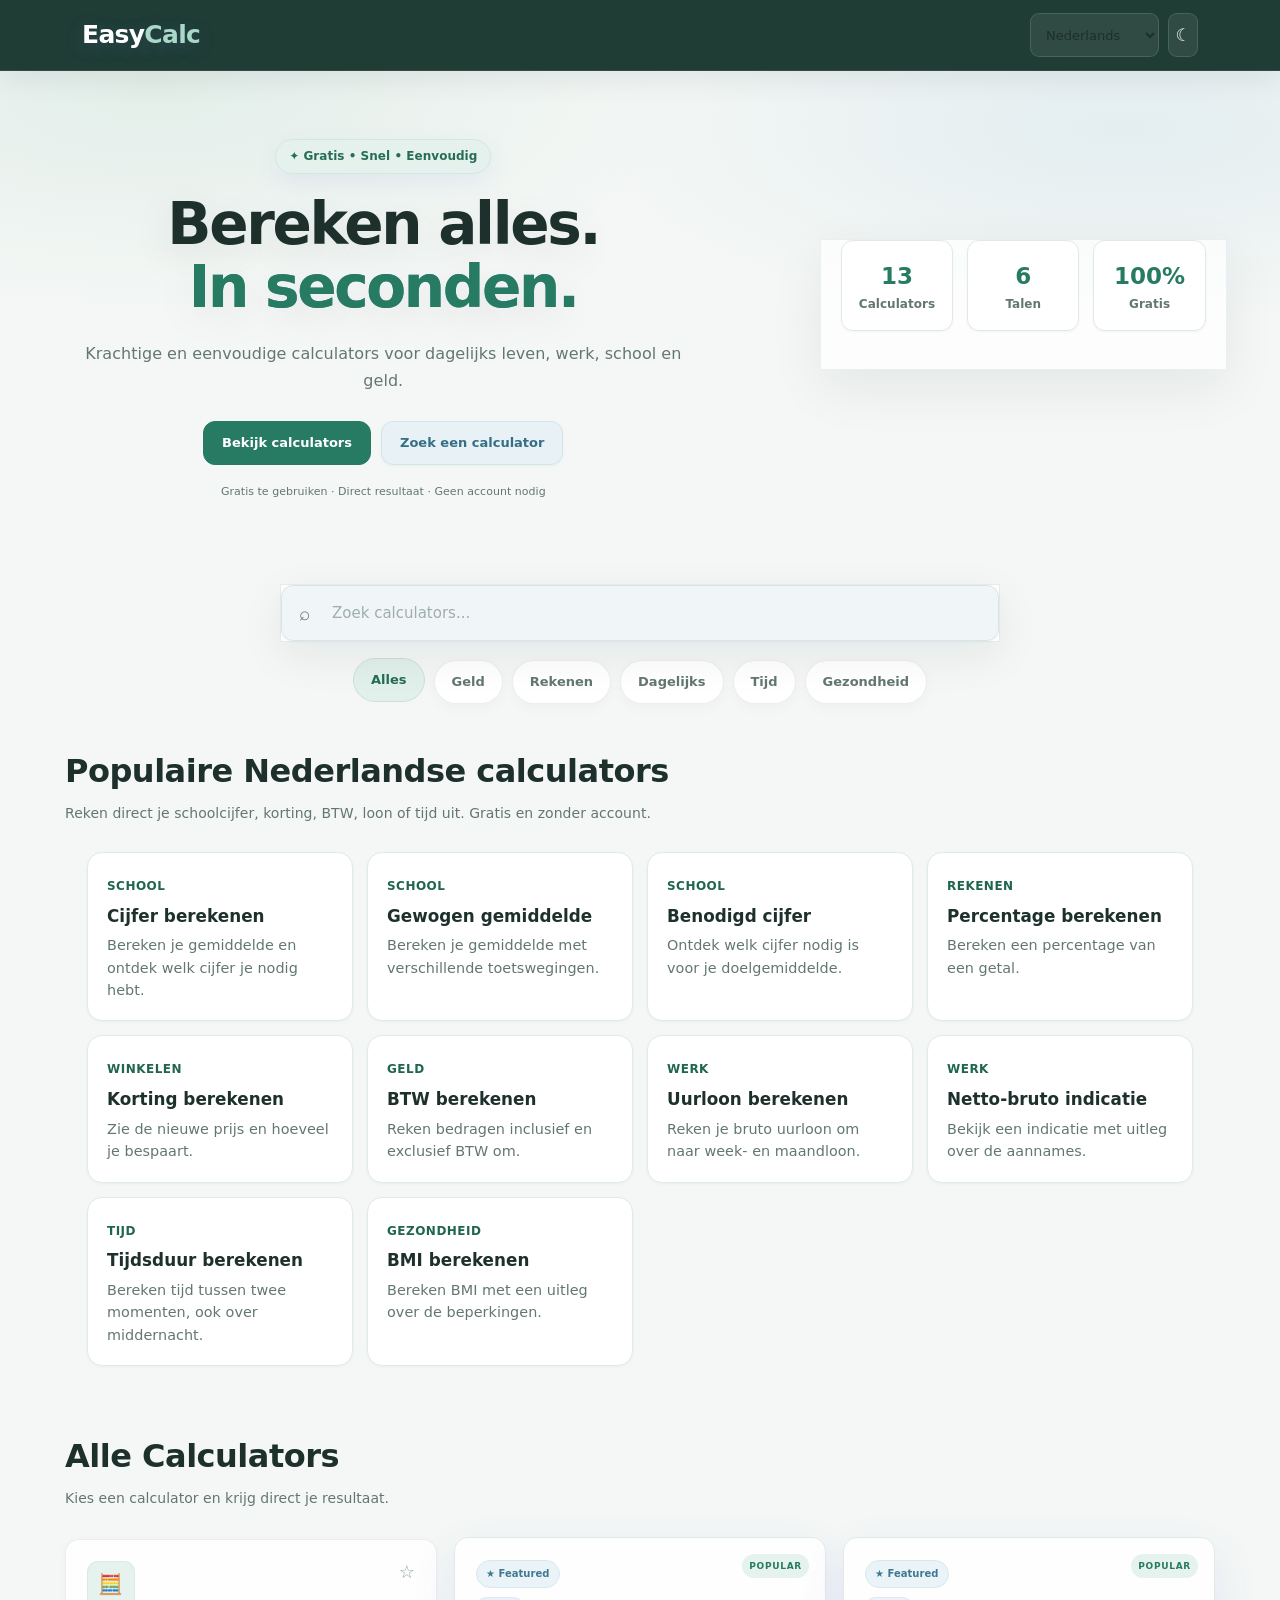
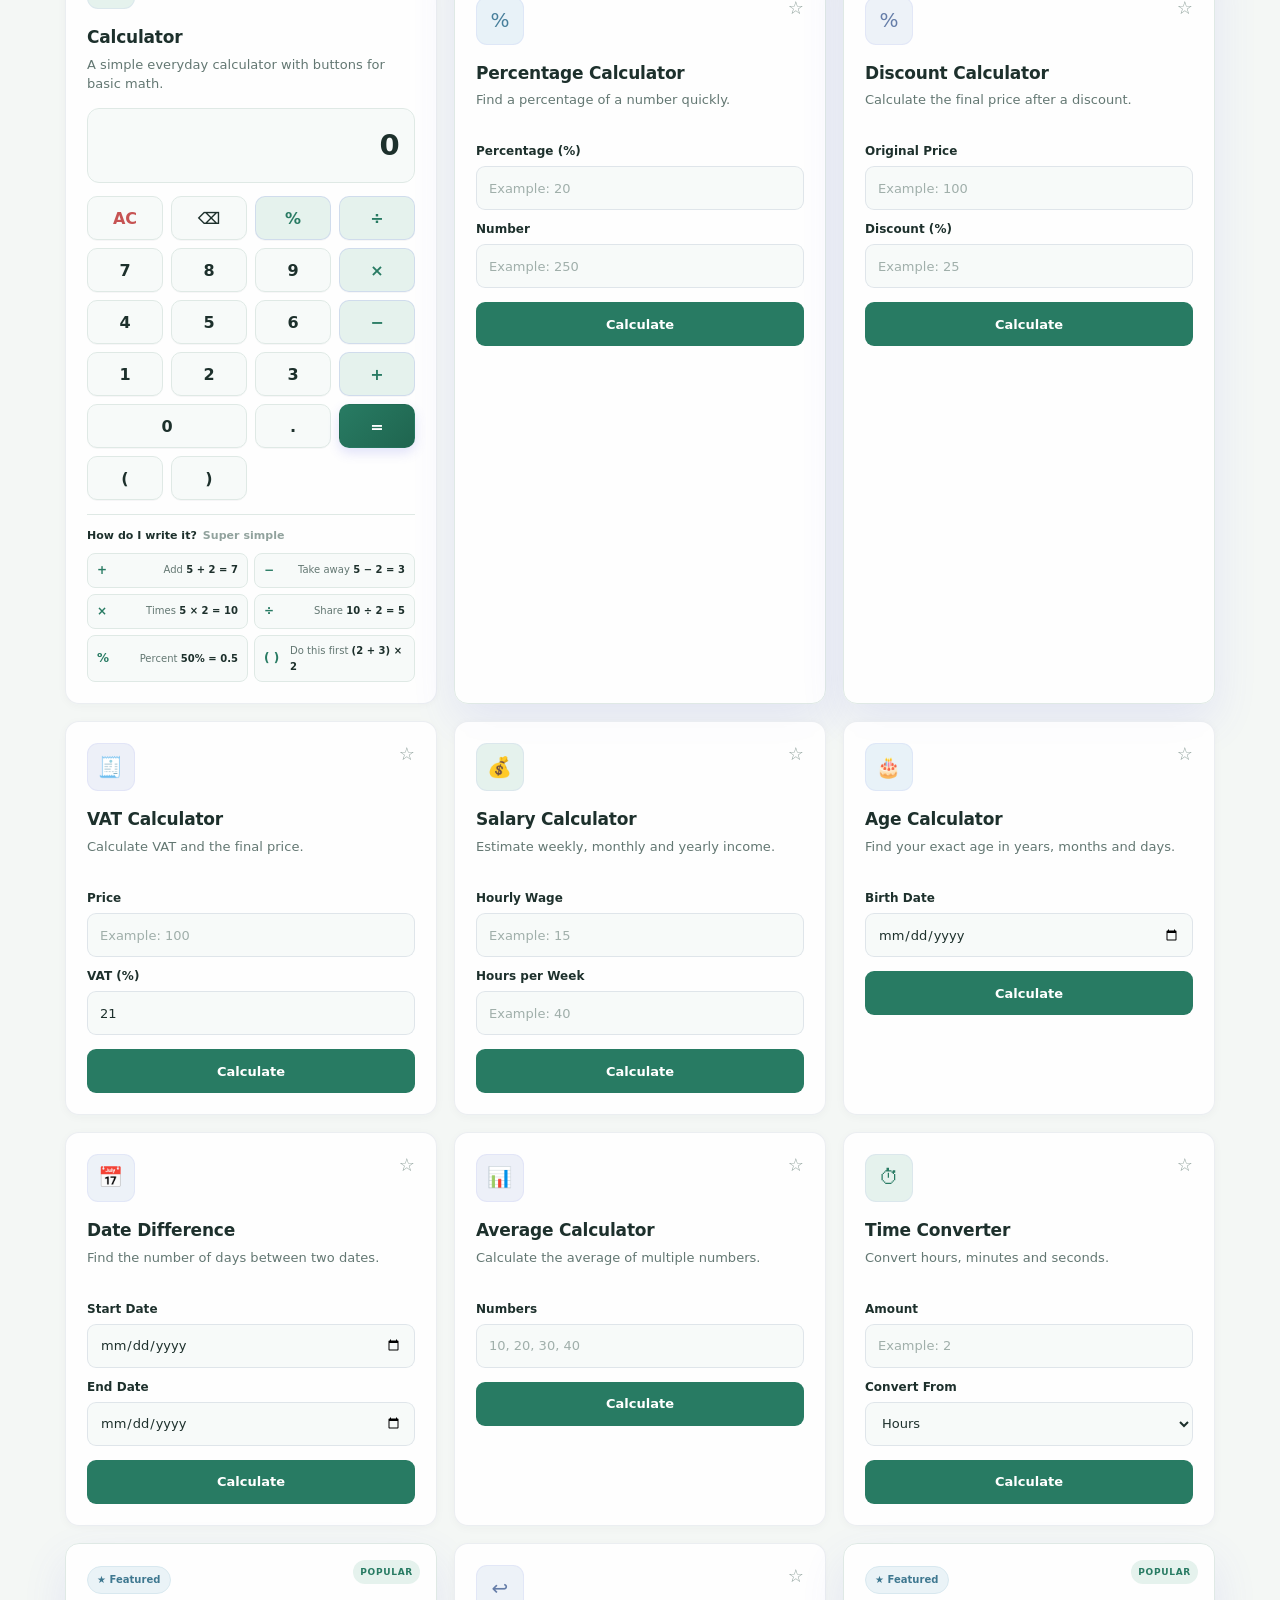
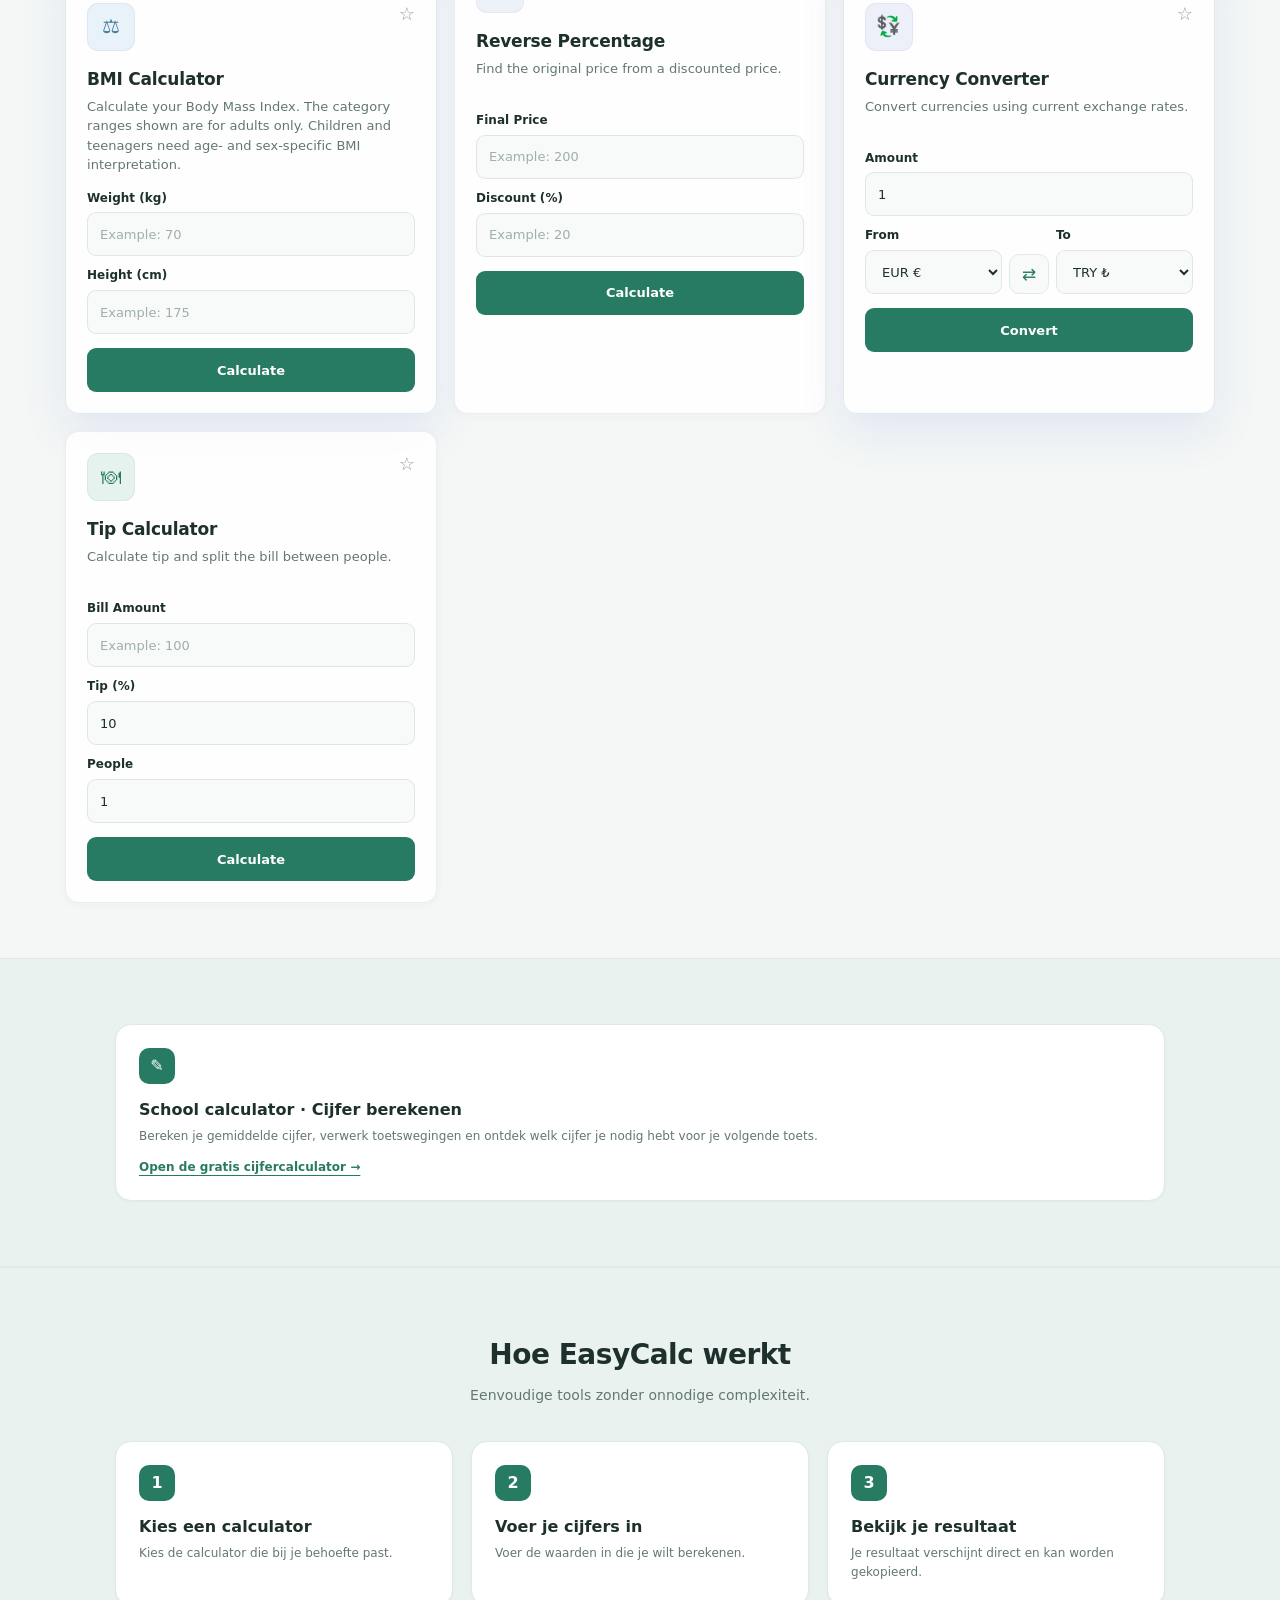
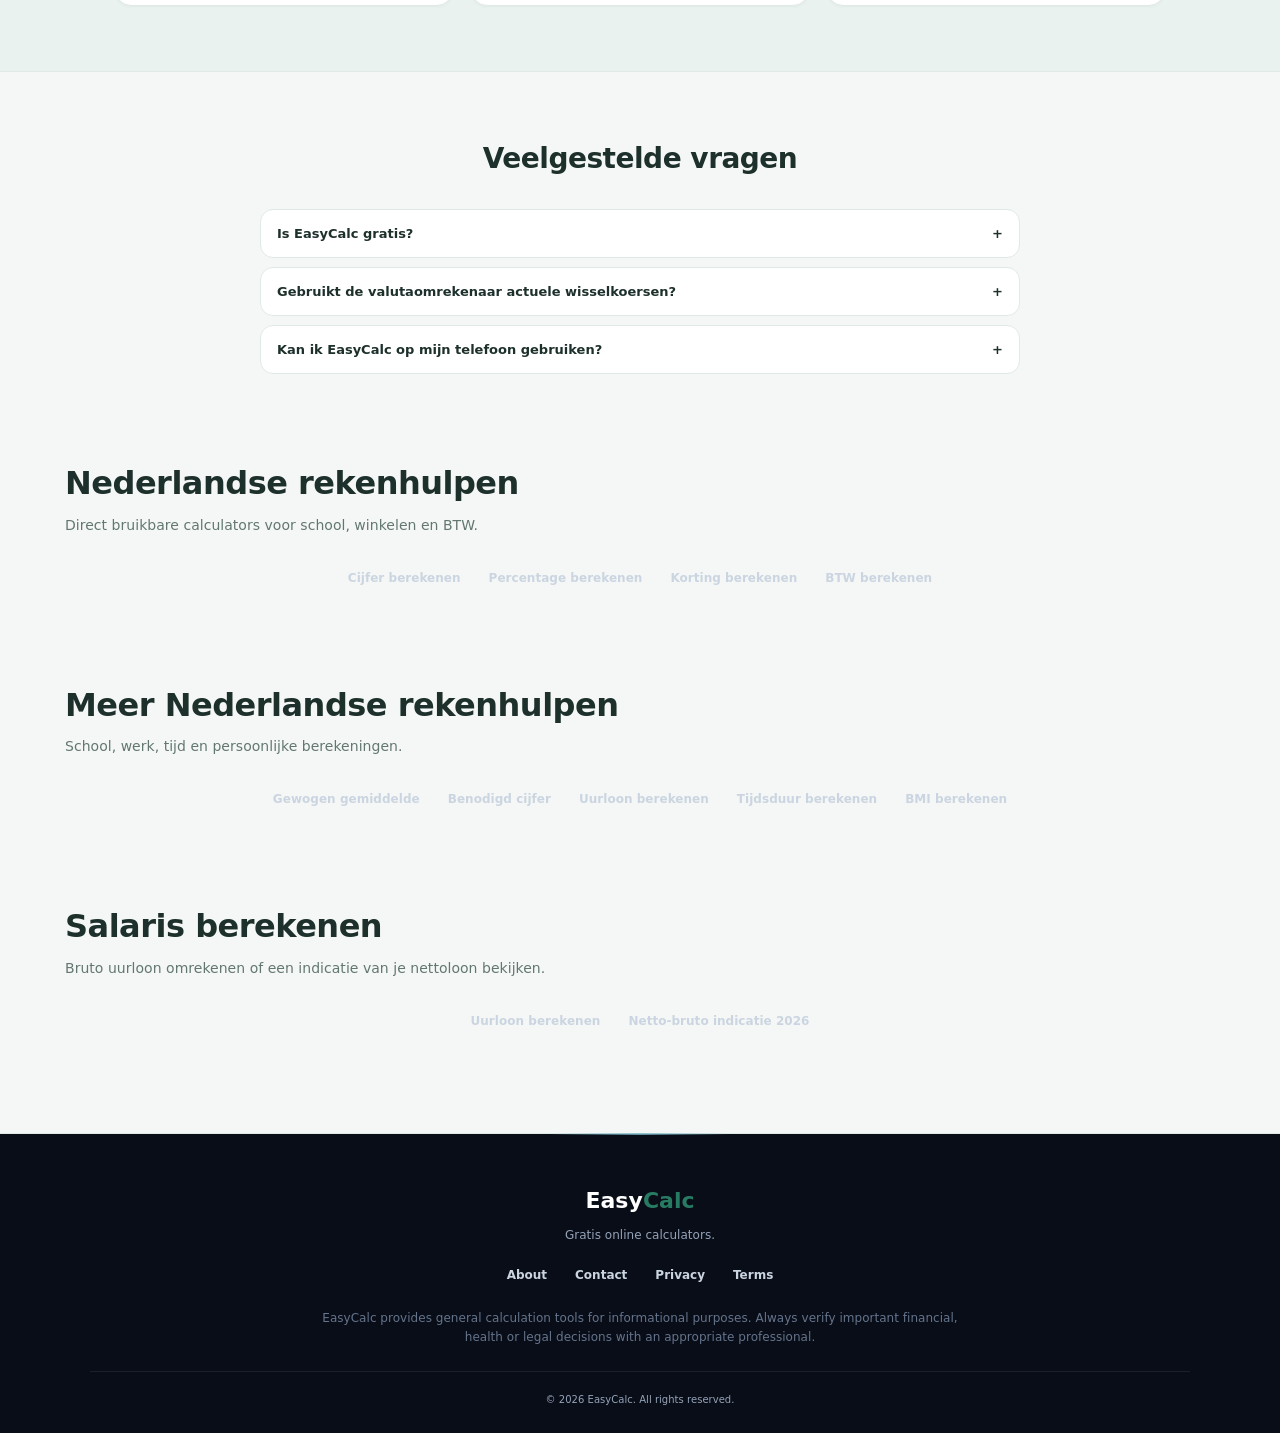
<file: index.html>
<!DOCTYPE html>
<html lang="nl">
<head>
<meta charset="UTF-8">
<meta name="viewport" content="width=device-width, initial-scale=1.0">

<title>EasyCalc | Gratis online calculators voor school, geld en tijd</title>

<meta name="description" content="Bereken gratis cijfers, percentages, korting, BTW, uurloon, tijd en BMI met EasyCalc. Duidelijke online calculators met direct resultaat, voorbeelden en uitleg.">
<meta name="keywords" content="calculator, online calculator, cijfer berekenen, gewogen gemiddelde, percentage berekenen, korting berekenen, BTW berekenen, uurloon berekenen, tijd berekenen, BMI berekenen">
<meta name="robots" content="index, follow">
<link rel="canonical" href="https://justnewmaestropyjs.github.io/Easycalc/">
<meta name="theme-color" content="#18372f">
<meta name="application-name" content="EasyCalc">
<meta name="apple-mobile-web-app-title" content="EasyCalc">
<meta property="og:type" content="website">
<meta property="og:title" content="EasyCalc | Gratis online calculators voor school, geld en tijd">
<meta property="og:url" content="https://justnewmaestropyjs.github.io/Easycalc/">
<meta property="og:description" content="Bereken gratis cijfers, percentages, korting, BTW, uurloon, tijd en BMI met direct resultaat en duidelijke uitleg.">
<meta property="og:site_name" content="EasyCalc">
<meta property="og:locale" content="nl_NL">
<meta name="twitter:card" content="summary">
<meta name="twitter:title" content="EasyCalc | Gratis online calculators voor school, geld en tijd">
<meta name="twitter:description" content="Bereken gratis cijfers, percentages, korting, BTW, uurloon, tijd en BMI met direct resultaat en duidelijke uitleg.">
<link rel="icon" href="data:image/svg+xml,%3Csvg xmlns='http://www.w3.org/2000/svg' viewBox='0 0 64 64'%3E%3Crect width='64' height='64' rx='16' fill='%2324231f'/%3E%3Ctext x='32' y='44' font-size='38' text-anchor='middle' fill='%23e6c98d' font-family='Arial' font-weight='700'%3E%E2%88%91%3C/text%3E%3C/svg%3E">

<script type="application/ld+json">
{
  "@context":"https://schema.org",
  "@type":"WebSite",
  "name":"EasyCalc",
  "description":"Gratis online calculators voor cijfers, percentages, korting, BTW, uurloon, tijd en BMI."
}
</script>

<script type="application/ld+json">
{
  "@context":"https://schema.org",
  "@type":"FAQPage",
  "mainEntity":[
    {"@type":"Question","name":"Is EasyCalc gratis?","acceptedAnswer":{"@type":"Answer","text":"Ja. EasyCalc biedt gratis online calculators voor dagelijkse berekeningen."}},
    {"@type":"Question","name":"Gebruikt de valutaomrekenaar actuele wisselkoersen?","acceptedAnswer":{"@type":"Answer","text":"De valutaomrekenaar haalt actuele wisselkoersgegevens op wanneer je een omrekening uitvoert."}},
    {"@type":"Question","name":"Kan ik EasyCalc op mijn telefoon gebruiken?","acceptedAnswer":{"@type":"Answer","text":"Ja. EasyCalc past zich aan telefoons, tablets en desktopcomputers aan."}}
  ]
}
</script>

<script type="application/ld+json">
{
  "@context":"https://schema.org",
  "@type":"ItemList",
  "name":"EasyCalc Nederlandse calculators",
  "itemListElement":[
    {"@type":"ListItem","position":1,"name":"Cijfer berekenen","url":"https://justnewmaestropyjs.github.io/Easycalc/cijfer-berekenen.html"},
    {"@type":"ListItem","position":2,"name":"Percentage berekenen","url":"https://justnewmaestropyjs.github.io/Easycalc/percentage-berekenen.html"},
    {"@type":"ListItem","position":3,"name":"Korting berekenen","url":"https://justnewmaestropyjs.github.io/Easycalc/korting-berekenen.html"},
    {"@type":"ListItem","position":4,"name":"BTW berekenen","url":"https://justnewmaestropyjs.github.io/Easycalc/btw-berekenen.html"},
    {"@type":"ListItem","position":5,"name":"Gewogen gemiddelde berekenen","url":"https://justnewmaestropyjs.github.io/Easycalc/gewogen-gemiddelde.html"},
    {"@type":"ListItem","position":6,"name":"Benodigd cijfer berekenen","url":"https://justnewmaestropyjs.github.io/Easycalc/benodigd-cijfer.html"},
    {"@type":"ListItem","position":7,"name":"Uurloon berekenen","url":"https://justnewmaestropyjs.github.io/Easycalc/uurloon-berekenen.html"},
    {"@type":"ListItem","position":8,"name":"Netto-bruto salaris indicatie","url":"https://justnewmaestropyjs.github.io/Easycalc/netto-bruto-indicatie.html"},
    {"@type":"ListItem","position":9,"name":"Tijdsduur berekenen","url":"https://justnewmaestropyjs.github.io/Easycalc/tijd-berekenen.html"},
    {"@type":"ListItem","position":10,"name":"BMI berekenen","url":"https://justnewmaestropyjs.github.io/Easycalc/bmi-berekenen.html"}
  ]
}
</script>

<style>

/* =====================================================
   EASYCalc PRO
   ===================================================== */

* {
    margin: 0;
    padding: 0;
    box-sizing: border-box;
}

html {
    scroll-behavior: smooth;
}

:root {
    --bg: #f6f7fb;
    --bg-secondary: #eef1f7;
    --card: #ffffff;
    --card-hover: #ffffff;
    --text: #111827;
    --text-secondary: #64748b;
    --text-light: #94a3b8;
    --border: #e5e7eb;

    --primary: #287b63;
    --primary-dark: #4546c7;
    --primary-light: #eef0ff;

    --green: #059669;
    --red: #dc2626;
    --orange: #ea580c;

    --header: rgba(17,24,39,0.94);
    --input: #f8fafc;

    --shadow-sm: 0 2px 8px rgba(15,23,42,.04);
    --shadow: 0 12px 35px rgba(15,23,42,.07);
    --shadow-lg: 0 25px 60px rgba(15,23,42,.12);

    --radius: 18px;
}

body.dark {
    --bg: #080d19;
    --bg-secondary: #0f172a;
    --card: #111827;
    --card-hover: #151f32;
    --text: #f8fafc;
    --text-secondary: #94a3b8;
    --text-light: #64748b;
    --border: #243044;

    --primary: #7475ff;
    --primary-dark: #8b8cff;
    --primary-light: rgba(116,117,255,.12);

    --header: rgba(5,9,18,.96);
    --input: #172235;

    --shadow-sm: 0 2px 8px rgba(0,0,0,.2);
    --shadow: 0 12px 35px rgba(0,0,0,.25);
    --shadow-lg: 0 25px 60px rgba(0,0,0,.35);
}

body {
    font-family:
        Inter,
        ui-sans-serif,
        system-ui,
        -apple-system,
        BlinkMacSystemFont,
        "Segoe UI",
        Arial,
        sans-serif;

    background: var(--bg);
    color: var(--text);
    line-height: 1.6;

    transition:
        background .4s ease,
        color .4s ease;
}

button,
input,
select {
    font-family: inherit;
}

button {
    cursor: pointer;
}

a {
    color: inherit;
    text-decoration: none;
}


/* =====================================================
   PAGE OPEN ANIMATION
   ===================================================== */

@keyframes pageFade {
    from {
        opacity: 0;
        transform: translateY(18px);
    }

    to {
        opacity: 1;
        transform: translateY(0);
    }
}

.hero,
.stats,
.search-area,
.categories,
.section,
.info-section,
.faq {
    animation: pageFade .7s ease both;
}


/* =====================================================
   HEADER
   ===================================================== */

header {
    position: sticky;
    top: 0;
    z-index: 1000;

    background: var(--header);

    backdrop-filter: blur(18px);

    border-bottom:
        1px solid rgba(255,255,255,.07);

    color: white;
}

.navbar {
    max-width: 1200px;
    min-height: 72px;
    margin: auto;
    padding: 0 22px;

    display: flex;
    align-items: center;
    justify-content: space-between;
    gap: 20px;
}

.logo {
    font-size: 25px;
    font-weight: 900;
    letter-spacing: -.9px;

    animation: logoAppear .8s ease;
}

@keyframes logoAppear {
    from {
        opacity: 0;
        transform: translateX(-20px);
    }

    to {
        opacity: 1;
        transform: translateX(0);
    }
}

.logo span {
    color: #79b8c8;
}

.logo:hover {
    animation: logoPulse .5s ease;
}

@keyframes logoPulse {
    50% {
        transform: scale(1.06);
    }
}

.nav-actions {
    display: flex;
    align-items: center;
    gap: 9px;
}

.language-select {
    border:
        1px solid rgba(255,255,255,.13);

    background:
        rgba(255,255,255,.07);

    color: white;

    border-radius: 11px;
    padding: 9px 11px;

    outline: none;
    cursor: pointer;

    transition: .25s;
}

.language-select:hover {
    transform: translateY(-2px);
    background: rgba(255,255,255,.13);
}

.language-select option {
    color: #111827;
}

.icon-button {
    width: 40px;
    height: 40px;

    border:
        1px solid rgba(255,255,255,.13);

    background:
        rgba(255,255,255,.07);

    color: white;

    border-radius: 11px;
    font-size: 17px;

    transition: .25s;
}

.icon-button:hover {
    background: rgba(255,255,255,.14);
    transform: rotate(12deg) scale(1.05);
}

.icon-button:active {
    transform: scale(.88);
}


/* =====================================================
   HERO
   ===================================================== */

.hero-wrapper {
    position: relative;
    overflow: hidden;

    background:
        radial-gradient(
            circle at 20% 10%,
            rgba(91,92,226,.13),
            transparent 35%
        ),
        radial-gradient(
            circle at 80% 0%,
            rgba(124,58,237,.10),
            transparent 30%
        );
}

.hero-wrapper::before,
.hero-wrapper::after {
    content: "";

    position: absolute;

    width: 220px;
    height: 220px;

    border-radius: 50%;

    border: 1px solid rgba(91,92,226,.08);

    pointer-events: none;
}

.hero-wrapper::before {
    top: 30px;
    left: -110px;

    animation: backgroundOrb 8s ease-in-out infinite;
}

.hero-wrapper::after {
    right: -100px;
    top: 150px;

    animation:
        backgroundOrb 10s ease-in-out infinite reverse;
}

@keyframes backgroundOrb {
    0%,100% {
        transform: translateY(0) scale(1);
    }

    50% {
        transform: translateY(-25px) scale(1.08);
    }
}

.hero {
    max-width: 1050px;
    margin: auto;

    padding:
        82px 20px 50px;

    text-align: center;
}

.hero-badge {
    display: inline-flex;
    align-items: center;
    gap: 7px;

    padding: 7px 13px;

    border-radius: 999px;

    background: var(--primary-light);
    color: var(--primary);

    font-size: 12px;
    font-weight: 800;

    margin-bottom: 20px;

    animation: badgeFloat 3s ease-in-out infinite;
}

@keyframes badgeFloat {
    0%,100% {
        transform: translateY(0);
    }

    50% {
        transform: translateY(-4px);
    }
}

.hero h1 {
    font-size: clamp(40px, 7vw, 70px);

    line-height: 1.02;
    letter-spacing: -3px;

    margin-bottom: 22px;

    font-weight: 900;

    animation: heroTitle .8s ease;
}

@keyframes heroTitle {
    from {
        opacity: 0;
        transform: translateY(20px) scale(.97);
    }

    to {
        opacity: 1;
        transform: translateY(0) scale(1);
    }
}

.hero h1 span {
    color: transparent;

    background:
        linear-gradient(
            90deg,
            #287b63,
            #5b9eaa,
            #287b63
        );

    background-size: 200% auto;

    background-clip: text;
    -webkit-background-clip: text;

    animation: gradientMove 4s linear infinite;
}

@keyframes gradientMove {
    to {
        background-position: 200% center;
    }
}

.hero p {
    max-width: 680px;
    margin: auto;

    color: var(--text-secondary);
    font-size: 17px;

    animation: pageFade 1s ease both;
}


/* =====================================================
   QUICK STATS
   ===================================================== */

.stats {
    max-width: 800px;
    margin: 15px auto 0;
    padding: 0 20px 50px;

    display: grid;
    grid-template-columns: repeat(3,1fr);
    gap: 12px;
}

.stat {
    background: var(--card);

    border:
        1px solid var(--border);

    border-radius: 15px;

    padding: 17px;

    text-align: center;

    box-shadow: var(--shadow-sm);

    transition:
        transform .3s ease,
        box-shadow .3s ease;
}

.stat:hover {
    transform: translateY(-5px);
    box-shadow: var(--shadow-lg);
}

.stat strong {
    display: block;
    font-size: 23px;
    color: var(--primary);
}

.stat span {
    color: var(--text-secondary);
    font-size: 12px;
}


/* =====================================================
   SEARCH
   ===================================================== */

.search-area {
    max-width: 780px;
    margin: 0 auto 28px;
    padding: 0 20px;
}

.search-box {
    position: relative;
}

.search-box input {
    width: 100%;

    padding:
        17px 20px 17px 50px;

    border:
        1px solid var(--border);

    border-radius: 15px;

    background: var(--card);
    color: var(--text);

    outline: none;

    font-size: 15px;

    box-shadow: var(--shadow);

    transition: .3s;
}

.search-box input:focus {
    border-color: var(--primary);

    box-shadow:
        0 0 0 4px
        rgba(91,92,226,.10);

    transform: scale(1.01);
}

.search-icon {
    position: absolute;

    left: 18px;
    top: 50%;

    transform: translateY(-50%);

    color: var(--text-secondary);
    font-size: 19px;

    transition: .3s;
}

.search-box:focus-within .search-icon {
    color: var(--primary);
    transform:
        translateY(-50%)
        scale(1.15)
        rotate(-10deg);
}


/* =====================================================
   CATEGORIES
   ===================================================== */

.categories {
    max-width: 1100px;
    margin: 0 auto 35px;
    padding: 0 20px;

    display: flex;
    justify-content: center;
    flex-wrap: wrap;
    gap: 8px;
}

.category-btn {
    border:
        1px solid var(--border);

    background: var(--card);
    color: var(--text-secondary);

    padding: 8px 14px;

    border-radius: 999px;

    font-size: 12px;
    font-weight: 700;

    transition: .25s;
}

.category-btn:hover {
    transform: translateY(-3px);
}

.category-btn:hover,
.category-btn.active {
    background: var(--primary);
    border-color: var(--primary);
    color: white;

    box-shadow:
        0 7px 18px
        rgba(91,92,226,.20);
}

.category-btn:active {
    transform: scale(.94);
}


/* =====================================================
   AD
   ===================================================== */

.ad {
    max-width: 1100px;
    min-height: 90px;

    margin: 25px auto;

    border:
        1px dashed var(--border);

    border-radius: 14px;

    display: flex;
    justify-content: center;
    align-items: center;

    color: var(--text-light);

    font-size: 10px;
    letter-spacing: 1.5px;

    transition: .3s;
}

.ad:hover {
    border-color: var(--primary);
    color: var(--primary);
}


/* =====================================================
   SECTION
   ===================================================== */

.section {
    max-width: 1150px;
    margin: auto;

    padding: 10px 20px 55px;
}

.section-title {
    text-align: center;
    margin-bottom: 28px;
}

.section-title h2 {
    font-size: 29px;
    letter-spacing: -.8px;
}

.section-title p {
    margin-top: 5px;
    color: var(--text-secondary);
    font-size: 14px;
}


/* =====================================================
   CALCULATOR GRID
   ===================================================== */

.calculator-grid {
    display: grid;
    grid-template-columns: repeat(3,1fr);
    gap: 20px;
}


/* =====================================================
   CARD
   ===================================================== */

.card {
    position: relative;

    background: var(--card);

    border:
        1px solid var(--border);

    border-radius: var(--radius);

    padding: 23px;

    box-shadow: var(--shadow);

    transition:
        transform .3s ease,
        box-shadow .3s ease,
        border-color .3s ease;

    overflow: hidden;

    animation: cardEnter .55s ease both;
}

@keyframes cardEnter {
    from {
        opacity: 0;
        transform:
            translateY(25px)
            scale(.97);
    }

    to {
        opacity: 1;
        transform:
            translateY(0)
            scale(1);
    }
}

.card:nth-child(1) { animation-delay: .03s; }
.card:nth-child(2) { animation-delay: .06s; }
.card:nth-child(3) { animation-delay: .09s; }
.card:nth-child(4) { animation-delay: .12s; }
.card:nth-child(5) { animation-delay: .15s; }
.card:nth-child(6) { animation-delay: .18s; }
.card:nth-child(7) { animation-delay: .21s; }
.card:nth-child(8) { animation-delay: .24s; }
.card:nth-child(9) { animation-delay: .27s; }
.card:nth-child(10) { animation-delay: .30s; }
.card:nth-child(11) { animation-delay: .33s; }
.card:nth-child(12) { animation-delay: .36s; }

.card::before {
    content: "";

    position: absolute;

    top: 0;
    left: 0;
    right: 0;

    height: 3px;

    background:
        linear-gradient(
            90deg,
            #287b63,
            #5b9eaa
        );

    opacity: 0;

    transition: .3s;
}

.card:hover {
    transform:
        translateY(-7px)
        scale(1.01);

    box-shadow:
        var(--shadow-lg);

    border-color:
        rgba(91,92,226,.35);
}

.card:hover::before {
    opacity: 1;
}

.card-top {
    display: flex;
    align-items: flex-start;
    justify-content: space-between;
    gap: 10px;
}

.card-icon {
    width: 45px;
    height: 45px;

    border-radius: 13px;

    background: var(--primary-light);
    color: var(--primary);

    display: flex;
    justify-content: center;
    align-items: center;

    font-size: 20px;

    margin-bottom: 15px;

    transition: .25s;
}

.card:hover .card-icon {
    animation: iconBounce .55s ease;
}

@keyframes iconBounce {
    0% {
        transform: scale(1) rotate(0);
    }

    35% {
        transform:
            scale(1.18)
            rotate(-6deg);
    }

    65% {
        transform:
            scale(.94)
            rotate(5deg);
    }

    100% {
        transform:
            scale(1)
            rotate(0);
    }
}

.favorite {
    border: none;
    background: transparent;

    color: var(--text-light);

    font-size: 18px;

    transition: .25s;
}

.favorite:hover {
    color: #477f9b;
    transform: scale(1.2) rotate(10deg);
}

.favorite.active {
    color: #477f9b;
}

.favorite.favorite-pop {
    animation: favoritePop .5s ease;
}

@keyframes favoritePop {
    0% {
        transform: scale(1);
    }

    45% {
        transform:
            scale(1.6)
            rotate(12deg);
    }

    100% {
        transform: scale(1);
    }
}

.card h3 {
    font-size: 18px;
    letter-spacing: -.3px;
    margin-bottom: 4px;
}

.card-description {
    color: var(--text-secondary);

    font-size: 12px;

    min-height: 38px;

    margin-bottom: 14px;
}

label {
    display: block;

    font-size: 12px;
    font-weight: 700;

    margin: 10px 0 5px;
}

input,
select {
    width: 100%;

    padding: 11px 12px;

    border:
        1px solid var(--border);

    border-radius: 10px;

    background: var(--input);
    color: var(--text);

    outline: none;

    font-size: 13px;

    transition: .25s;
}

input:hover,
select:hover {
    border-color:
        rgba(91,92,226,.35);
}

input:focus,
select:focus {
    border-color: var(--primary);

    box-shadow:
        0 0 0 3px
        rgba(91,92,226,.08);

    transform: translateY(-1px);
}

.calculate {
    width: 100%;

    margin-top: 14px;

    padding: 12px;

    border: none;

    border-radius: 10px;

    background:
        linear-gradient(
            135deg,
            var(--primary),
            #1f654f
        );

    color: white;

    font-size: 13px;
    font-weight: 800;

    transition: .2s;

    position: relative;
    overflow: hidden;
}

.calculate:hover {
    transform:
        translateY(-2px);

    filter: brightness(1.07);

    box-shadow:
        0 8px 20px
        rgba(91,92,226,.22);
}

.calculate:active {
    transform: scale(.96);
}

.calculate.ripple::after {
    content: "";

    position: absolute;

    width: 20px;
    height: 20px;

    border-radius: 50%;

    background:
        rgba(255,255,255,.5);

    left: 50%;
    top: 50%;

    transform:
        translate(-50%,-50%)
        scale(0);

    animation: ripple .6s ease-out;
}

@keyframes ripple {
    to {
        transform:
            translate(-50%,-50%)
            scale(15);

        opacity: 0;
    }
}

.result {
    display: none;

    margin-top: 13px;

    padding: 13px;

    border-radius: 10px;

    background:
        rgba(5,150,105,.08);

    border:
        1px solid
        rgba(5,150,105,.18);

    color: var(--green);

    font-size: 13px;
    font-weight: 800;

    word-break: break-word;
}

.result.result-show {
    animation:
        resultPop
        .5s
        cubic-bezier(.2,.8,.2,1);
}

@keyframes resultPop {
    0% {
        opacity: 0;
        transform:
            translateY(12px)
            scale(.90);
    }

    65% {
        transform:
            translateY(-3px)
            scale(1.02);
    }

    100% {
        opacity: 1;
        transform:
            translateY(0)
            scale(1);
    }
}

.result-number {
    display: inline-block;

    animation:
        numberPop
        .6s
        ease;
}

@keyframes numberPop {
    0% {
        transform: scale(.5);
        opacity: 0;
    }

    70% {
        transform: scale(1.12);
    }

    100% {
        transform: scale(1);
        opacity: 1;
    }
}

.copy-btn {
    display: none;

    width: 100%;

    margin-top: 7px;

    padding: 8px;

    border:
        1px solid var(--border);

    background: transparent;

    color: var(--text-secondary);

    border-radius: 9px;

    font-size: 11px;
    font-weight: 700;

    transition: .2s;
}

.copy-btn:hover {
    background: var(--input);
    transform: translateY(-1px);
}


/* =====================================================
   CURRENCY
   ===================================================== */

.currency-row {
    display: grid;

    grid-template-columns:
        1fr 40px 1fr;

    gap: 7px;

    align-items: end;
}

.swap-button {
    height: 40px;

    border:
        1px solid var(--border);

    background: var(--input);

    color: var(--primary);

    border-radius: 10px;

    font-size: 17px;

    transition: .25s;
}

.swap-button:hover {
    background: var(--primary);
    color: white;

    transform:
        rotate(180deg)
        scale(1.05);
}

.swap-button:active {
    transform:
        rotate(180deg)
        scale(.9);
}

.rate-info {
    display: none;

    margin-top: 9px;

    color: var(--text-secondary);

    font-size: 10px;
}


/* =====================================================
   FAVORITES
   ===================================================== */

.favorites-section {
    max-width: 1150px;
    margin: auto;

    padding: 0 20px 30px;

    display: none;
}

.favorites-section.show {
    display: block;

    animation: pageFade .5s ease;
}

.favorite-box {
    background: var(--primary-light);

    border:
        1px solid
        rgba(91,92,226,.15);

    border-radius: 15px;

    padding: 18px;
}

.favorite-box h3 {
    font-size: 16px;
    margin-bottom: 10px;
}

.favorite-list {
    display: flex;
    flex-wrap: wrap;
    gap: 8px;
}

.favorite-item {
    border: none;

    background: var(--card);
    color: var(--text);

    border-radius: 9px;

    padding: 8px 12px;

    font-size: 11px;
    font-weight: 700;

    transition: .25s;
}

.favorite-item:hover {
    transform: translateY(-3px);
    box-shadow: var(--shadow);
}


/* =====================================================
   HOW IT WORKS
   ===================================================== */

.info-section {
    background: var(--bg-secondary);

    border-top:
        1px solid var(--border);

    border-bottom:
        1px solid var(--border);

    padding: 65px 20px;
}

.info-inner {
    max-width: 1050px;
    margin: auto;
}

.info-title {
    text-align: center;
    margin-bottom: 35px;
}

.info-title h2 {
    font-size: 28px;
    margin-bottom: 6px;
}

.info-title p {
    color: var(--text-secondary);
    font-size: 14px;
}

.info-grid {
    display: grid;

    grid-template-columns:
        repeat(3,1fr);

    gap: 18px;
}

.info-card {
    background: var(--card);

    border:
        1px solid var(--border);

    border-radius: 16px;

    padding: 23px;

    box-shadow: var(--shadow-sm);

    transition: .3s;
}

.info-card:hover {
    transform: translateY(-5px);
    box-shadow: var(--shadow);
}

.info-number {
    width: 36px;
    height: 36px;

    border-radius: 10px;

    background: var(--primary);

    color: white;

    display: flex;
    align-items: center;
    justify-content: center;

    font-weight: 800;

    margin-bottom: 13px;

    transition: .3s;
}

.info-card:hover .info-number {
    transform:
        rotate(360deg)
        scale(1.1);
}

.info-card h3 {
    font-size: 16px;
    margin-bottom: 5px;
}

.info-card p {
    color: var(--text-secondary);
    font-size: 12px;
}


/* =====================================================
   FAQ
   ===================================================== */

.faq {
    max-width: 800px;
    margin: auto;

    padding: 65px 20px;
}

.faq-title {
    text-align: center;
    margin-bottom: 28px;
}

.faq-title h2 {
    font-size: 28px;
}

.faq-item {
    border:
        1px solid var(--border);

    background: var(--card);

    border-radius: 13px;

    margin-bottom: 9px;

    overflow: hidden;

    transition: .25s;
}

.faq-item:hover {
    border-color:
        rgba(91,92,226,.35);
}

.faq-question {
    width: 100%;

    padding: 16px;

    border: none;

    background: transparent;

    color: var(--text);

    text-align: left;

    display: flex;

    justify-content: space-between;
    align-items: center;

    font-weight: 700;
    font-size: 13px;
}

.faq-question span:last-child {
    transition: .3s;
}

.faq-item.open .faq-question span:last-child {
    transform: rotate(45deg);
}

.faq-answer {
    display: none;

    padding:
        0 16px 16px;

    color: var(--text-secondary);

    font-size: 12px;

    animation: answerOpen .3s ease;
}

@keyframes answerOpen {
    from {
        opacity: 0;
        transform: translateY(-5px);
    }

    to {
        opacity: 1;
        transform: translateY(0);
    }
}

.faq-item.open .faq-answer {
    display: block;
}


/* =====================================================
   FOOTER
   ===================================================== */

footer {
    background: #090d18;

    color: #94a3b8;

    padding: 50px 20px 25px;
}

.footer-inner {
    max-width: 1100px;
    margin: auto;

    text-align: center;
}

.footer-logo {
    font-size: 22px;
    font-weight: 900;

    color: white;

    margin-bottom: 7px;
}

.footer-logo span {
    color: #79b8c8;
}

.footer-inner p {
    font-size: 12px;
}

.footer-bottom {
    border-top:
        1px solid rgba(255,255,255,.08);

    margin-top: 25px;

    padding-top: 20px;

    font-size: 10px;
}


/* =====================================================
   TOAST
   ===================================================== */

.toast {
    position: fixed;

    bottom: 25px;
    left: 50%;

    transform:
        translate(-50%, 100px);

    background: #111827;
    color: white;

    padding: 11px 16px;

    border-radius: 10px;

    font-size: 12px;
    font-weight: 700;

    z-index: 5000;

    opacity: 0;

    transition: .3s;
}

.toast.show {
    transform:
        translate(-50%, 0);

    opacity: 1;
}


/* =====================================================
   TOP BUTTON
   ===================================================== */

#topButton {
    position: fixed;

    right: 20px;
    bottom: 20px;

    width: 40px;
    height: 40px;

    border: none;

    border-radius: 12px;

    background: var(--primary);

    color: white;

    display: none;

    z-index: 1000;

    box-shadow: var(--shadow);

    transition: .25s;
}

#topButton:hover {
    transform:
        translateY(-4px)
        scale(1.05);
}


/* =====================================================
   ANIMATION PARTICLES
   ===================================================== */

.animation-layer {
    position: fixed;

    inset: 0;

    pointer-events: none;

    overflow: hidden;

    z-index: 9999;
}

.float-item {
    position: absolute;

    font-size: 26px;

    pointer-events: none;

    animation:
        floatAway
        1.6s
        cubic-bezier(.2,.7,.2,1)
        forwards;
}

@keyframes floatAway {
    0% {
        opacity: 0;

        transform:
            translate(0,0)
            scale(.3)
            rotate(0deg);
    }

    15% {
        opacity: 1;

        transform:
            translate(0,-15px)
            scale(1.1)
            rotate(0deg);
    }

    100% {
        opacity: 0;

        transform:
            translate(var(--x),var(--y))
            scale(.65)
            rotate(var(--rotation));
    }
}


/* =====================================================
   MONEY ANIMATION
   ===================================================== */

.money-item {
    position: absolute;

    font-size: 27px;

    animation:
        moneyFly
        1.7s
        cubic-bezier(.2,.7,.2,1)
        forwards;
}

@keyframes moneyFly {
    0% {
        opacity: 0;

        transform:
            translate(0,0)
            scale(.3)
            rotate(0deg);
    }

    15% {
        opacity: 1;

        transform:
            translate(0,-20px)
            scale(1.1)
            rotate(-10deg);
    }

    100% {
        opacity: 0;

        transform:
            translate(
                var(--money-x),
                var(--money-y)
            )
            scale(.65)
            rotate(var(--money-rotate));
    }
}


/* =====================================================
   CELEBRATION BURST
   ===================================================== */

.burst-item {
    position: absolute;

    font-size: 22px;

    animation:
        burst
        1.2s
        ease-out
        forwards;
}

@keyframes burst {
    0% {
        opacity: 1;

        transform:
            translate(-50%,-50%)
            scale(.2);
    }

    100% {
        opacity: 0;

        transform:
            translate(
                var(--bx),
                var(--by)
            )
            scale(1);
    }
}


/* =====================================================
   SPECIAL ICON ANIMATIONS
   ===================================================== */

.special-spin {
    animation:
        specialSpin
        .8s
        ease;
}

@keyframes specialSpin {
    0% {
        transform: rotate(0) scale(1);
    }

    50% {
        transform:
            rotate(180deg)
            scale(1.25);
    }

    100% {
        transform:
            rotate(360deg)
            scale(1);
    }
}

.special-shake {
    animation:
        specialShake
        .6s
        ease;
}

@keyframes specialShake {
    0%,100% {
        transform: translateX(0);
    }

    20% {
        transform: translateX(-5px) rotate(-4deg);
    }

    40% {
        transform: translateX(5px) rotate(4deg);
    }

    60% {
        transform: translateX(-4px);
    }

    80% {
        transform: translateX(4px);
    }
}

.special-flip {
    animation:
        specialFlip
        .8s
        ease;
}

@keyframes specialFlip {
    0% {
        transform:
            rotateX(0);
    }

    50% {
        transform:
            rotateX(180deg);
        }

    100% {
        transform:
            rotateX(360deg);
    }
}


/* =====================================================
   SEARCH CARD TRANSITION
   ===================================================== */

.calculator-card.search-match {
    animation:
        searchMatch
        .35s
        ease;
}

@keyframes searchMatch {
    0% {
        transform: scale(.96);
        opacity: .5;
    }

    100% {
        transform: scale(1);
        opacity: 1;
    }
}

.hidden {
    display: none !important;
}


/* =====================================================
   REDUCED MOTION
   ===================================================== */

@media (prefers-reduced-motion: reduce) {
    *,
    *::before,
    *::after {
        animation-duration: .01ms !important;
        animation-iteration-count: 1 !important;
        transition-duration: .01ms !important;
    }
}


/* =====================================================
   RESPONSIVE
   ===================================================== */


/* =====================================================
   STANDARD CALCULATOR
   ===================================================== */
.standard-calculator{margin-top:2px}.calc-display{width:100%;min-height:72px;padding:14px 15px;margin:3px 0 13px;border-radius:12px;border:1px solid var(--border);background:var(--input);color:var(--text);text-align:right;font-size:29px;font-weight:800;letter-spacing:-.6px;overflow-x:auto;white-space:nowrap;scrollbar-width:thin}.calc-display.flash{animation:calculatorDisplayFlash .26s ease}@keyframes calculatorDisplayFlash{0%{transform:scale(1);opacity:.72}50%{transform:scale(1.035);opacity:1}100%{transform:scale(1);opacity:1}}.calc-keypad{display:grid;grid-template-columns:repeat(4,1fr);gap:8px}.calc-key{min-height:46px;border:1px solid var(--border);border-radius:10px;background:var(--input);color:var(--text);font-size:16px;font-weight:800;transition:transform .16s ease,box-shadow .16s ease,background .16s ease;position:relative;overflow:hidden;box-shadow:0 1px 0 rgba(15,23,42,.03)}.calc-key:hover{transform:translateY(-1px);box-shadow:0 5px 12px rgba(15,23,42,.07)}.calc-key:active{transform:translateY(1px) scale(.96);box-shadow:none}.calc-key.operator{background:var(--primary-light);color:var(--primary);border-color:rgba(91,92,226,.15)}.calc-key.equals{background:linear-gradient(135deg,var(--primary),#1f654f);color:#fff;border-color:transparent;box-shadow:0 5px 12px rgba(91,92,226,.18)}.calc-key.danger{color:var(--red)}.calc-key.zero{grid-column:span 2}.formula-guide{margin-top:14px;padding-top:12px;border-top:1px solid var(--border)}.formula-guide-title{font-size:11px;font-weight:800;color:var(--text);margin-bottom:8px;display:flex;align-items:center;gap:6px}.formula-guide-title span{color:var(--text-light);font-weight:700}.formula-list{display:grid;grid-template-columns:repeat(2,1fr);gap:6px}.formula-item{display:flex;align-items:center;justify-content:space-between;gap:8px;padding:7px 9px;border:1px solid var(--border);border-radius:8px;background:var(--input);font-size:10px;color:var(--text-secondary)}.formula-item strong{font-size:12px;color:var(--primary);font-weight:900;min-width:18px}.formula-example{color:var(--text);font-weight:700}.calculator-card[data-animation="calculator"].calculator-success{animation:calculatorSuccess .5s ease}@keyframes calculatorSuccess{0%{box-shadow:var(--shadow)}45%{box-shadow:0 0 0 4px rgba(91,92,226,.10),var(--shadow-lg)}100%{box-shadow:var(--shadow)}}@media(max-width:650px){.formula-list{grid-template-columns:1fr 1fr}.formula-item{padding:7px 8px;font-size:9.5px}}

@media(max-width:950px) {

    .calculator-grid {
        grid-template-columns:
            repeat(2,1fr);
    }

    .info-grid {
        grid-template-columns:
            repeat(2,1fr);
    }
}

@media(max-width:650px) {

    .navbar {
        padding: 0 14px;
    }

    .logo {
        font-size: 21px;
    }

    .language-select {
        max-width: 105px;
    }

    .hero {
        padding:
            55px 18px 35px;
    }

    .hero h1 {
        font-size: 42px;
        letter-spacing: -2px;
    }

    .hero p {
        font-size: 14px;
    }

    .stats {
        grid-template-columns:
            repeat(3,1fr);

        padding:
            0 14px 35px;
    }

    .stat {
        padding: 12px 5px;
    }

    .stat strong {
        font-size: 18px;
    }

    .stat span {
        font-size: 9px;
    }

    .calculator-grid {
        grid-template-columns: 1fr;
    }

    .info-grid {
        grid-template-columns: 1fr;
    }

    .currency-row {
        grid-template-columns: 1fr;
    }

    .swap-button {
        width: 100%;
    }

    .nav-actions {
        gap: 5px;
    }

    .icon-button {
        width: 37px;
        height: 37px;
    }

    .float-item,
    .money-item {
        font-size: 22px;
    }
}



/* =====================================================
   EASYCALC DESIGN POLISH v2
   Visual-only enhancement layer
   ===================================================== */

body {
    background:
        radial-gradient(circle at 12% 0%, rgba(91,92,226,.10), transparent 30%),
        radial-gradient(circle at 88% 8%, rgba(124,92,246,.08), transparent 28%),
        var(--bg);
    background-attachment: fixed;
}

body.dark {
    background:
        radial-gradient(circle at 12% 0%, rgba(116,117,255,.13), transparent 30%),
        radial-gradient(circle at 88% 8%, rgba(139,92,246,.10), transparent 28%),
        var(--bg);
}

header {
    backdrop-filter: blur(18px) saturate(150%);
    -webkit-backdrop-filter: blur(18px) saturate(150%);
    border-bottom: 1px solid rgba(255,255,255,.08);
    box-shadow: 0 8px 30px rgba(15,23,42,.08);
}

.navbar {
    min-height: 70px;
}

.logo {
    letter-spacing: -.8px;
    text-shadow: 0 4px 20px rgba(124,125,255,.20);
}

.hero-wrapper {
    overflow: hidden;
}

.hero-wrapper::before {
    width: 430px;
    height: 430px;
    filter: blur(2px);
    opacity: .7;
}

.hero-wrapper::after {
    width: 330px;
    height: 330px;
    opacity: .55;
}

.hero {
    position: relative;
    padding-top: 76px;
    padding-bottom: 52px;
}

.hero-badge {
    border: 1px solid rgba(91,92,226,.18);
    box-shadow: 0 8px 25px rgba(91,92,226,.08);
    backdrop-filter: blur(10px);
}

.hero h1 {
    font-size: clamp(42px, 6vw, 70px);
    line-height: .98;
    letter-spacing: -3px;
    text-shadow: 0 12px 40px rgba(15,23,42,.10);
}

.hero h1 span {
    background: linear-gradient(110deg, var(--primary), #5b9eaa 55%, #5b9eaa);
    -webkit-background-clip: text;
    background-clip: text;
    color: transparent;
}

.hero p {
    max-width: 680px;
    font-size: 15px;
    line-height: 1.7;
}

.stats {
    position: relative;
    margin-top: 4px;
    border: 1px solid rgba(148,163,184,.16);
    background: rgba(255,255,255,.72);
    box-shadow: 0 18px 55px rgba(15,23,42,.07);
    backdrop-filter: blur(18px);
    -webkit-backdrop-filter: blur(18px);
}

body.dark .stats {
    background: rgba(17,24,39,.72);
    border-color: rgba(148,163,184,.13);
}

.search-area {
    position: relative;
    z-index: 2;
    padding-top: 26px;
}

.search-box {
    border: 1px solid rgba(148,163,184,.22);
    background: rgba(255,255,255,.86);
    box-shadow: 0 14px 45px rgba(15,23,42,.07);
    backdrop-filter: blur(16px);
    -webkit-backdrop-filter: blur(16px);
    transition: .25s ease;
}

body.dark .search-box {
    background: rgba(17,24,39,.82);
}

.search-box:focus-within {
    transform: translateY(-2px);
    box-shadow: 0 18px 50px rgba(91,92,226,.13);
    border-color: rgba(91,92,226,.42);
}

.search-box input {
    background: transparent;
}

.category-btn {
    border: 1px solid rgba(148,163,184,.18);
    box-shadow: 0 4px 14px rgba(15,23,42,.03);
    transition: .22s ease;
}

.category-btn:hover,
.category-btn.active {
    box-shadow: 0 8px 22px rgba(91,92,226,.12);
    transform: translateY(-2px);
}

.calculator-grid {
    gap: 20px;
}

.card {
    border: 1px solid rgba(148,163,184,.18);
    background: rgba(255,255,255,.88);
    box-shadow: 0 12px 34px rgba(15,23,42,.055);
    backdrop-filter: blur(12px);
    -webkit-backdrop-filter: blur(12px);
    transition:
        transform .28s cubic-bezier(.2,.8,.2,1),
        box-shadow .28s ease,
        border-color .28s ease,
        background .28s ease;
}

body.dark .card {
    background: rgba(17,24,39,.90);
    border-color: rgba(148,163,184,.13);
}

.card:hover {
    transform: translateY(-8px);
    box-shadow: 0 24px 55px rgba(15,23,42,.13);
}

body.dark .card:hover {
    box-shadow: 0 24px 55px rgba(0,0,0,.32);
}

.card::before {
    height: 4px;
    background: linear-gradient(90deg, var(--primary), #5b9eaa, #5b9eaa);
}

.card-icon {
    width: 48px;
    height: 48px;
    border-radius: 14px;
    box-shadow: inset 0 0 0 1px rgba(91,92,226,.07);
}

.card h3 {
    font-size: 19px;
    letter-spacing: -.45px;
}

.card-description {
    line-height: 1.55;
}

input,
select {
    min-height: 44px;
    border-radius: 12px;
    border-color: rgba(148,163,184,.24);
}

input::placeholder {
    color: var(--text-light);
    opacity: .85;
}

.calculate {
    min-height: 44px;
    border-radius: 12px;
    background: linear-gradient(135deg, var(--primary), #1f654f 65%, #5b9eaa);
    box-shadow: 0 7px 18px rgba(91,92,226,.13);
}

.calculate:hover {
    box-shadow: 0 12px 28px rgba(91,92,226,.23);
}

.result {
    border-radius: 12px;
    padding: 14px;
    box-shadow: inset 0 1px 0 rgba(255,255,255,.35);
}

.copy-btn {
    border-radius: 10px;
    transition: .2s ease;
}

.copy-btn:hover {
    border-color: rgba(91,92,226,.35);
    color: var(--primary);
    background: var(--primary-light);
}

footer {
    position: relative;
    margin-top: 70px;
    border-top: 1px solid rgba(148,163,184,.10);
}

footer::before {
    content: "";
    position: absolute;
    top: -1px;
    left: 50%;
    width: 180px;
    height: 2px;
    transform: translateX(-50%);
    background: linear-gradient(90deg, transparent, #79b8c8, transparent);
    opacity: .8;
}

@media (max-width: 700px) {
    .hero {
        padding-top: 54px;
        padding-bottom: 36px;
    }

    .hero h1 {
        font-size: clamp(38px, 12vw, 54px);
        letter-spacing: -2px;
    }

    .calculator-grid {
        gap: 15px;
    }

    .card {
        border-radius: 16px;
    }
}

@media (prefers-reduced-motion: reduce) {
    *, *::before, *::after {
        scroll-behavior: auto !important;
        animation-duration: .01ms !important;
        animation-iteration-count: 1 !important;
        transition-duration: .01ms !important;
    }
}


/* =====================================================
   STAGE 3: HOMEPAGE / BRAND POLISH
   ===================================================== */
.hero-wrapper { min-height: 430px; display:flex; align-items:center; }
.hero { position:relative; z-index:1; }
.hero-actions { display:flex; justify-content:center; gap:10px; margin-top:26px; flex-wrap:wrap; }
.hero-cta { border:0; border-radius:12px; padding:12px 18px; font-weight:800; font-size:13px; background:linear-gradient(135deg,var(--primary),#1f654f); color:#fff; box-shadow:0 10px 25px rgba(91,92,226,.2); transition:.25s; }
.hero-cta:hover { transform:translateY(-3px); filter:brightness(1.06); }
.hero-cta.secondary { background:var(--card); color:var(--text); border:1px solid var(--border); box-shadow:var(--shadow-sm); }
.hero-trust { margin-top:18px; color:var(--text-light); font-size:11px; }
.featured-label { display:inline-flex; align-items:center; gap:6px; padding:5px 9px; border-radius:999px; background:rgba(245,158,11,.12); color:#477f9b; font-size:10px; font-weight:900; margin-bottom:9px; }
.card.featured { border-color:rgba(91,92,226,.28); box-shadow:0 18px 45px rgba(91,92,226,.11); }
.card.featured::after { content:"POPULAR"; position:absolute; right:16px; top:16px; font-size:9px; font-weight:900; letter-spacing:.7px; color:var(--primary); background:var(--primary-light); padding:5px 7px; border-radius:999px; }
.recent-strip { max-width:1150px; margin:0 auto 30px; padding:0 20px; display:none; }
.recent-strip.visible { display:block; }
.recent-title { font-size:12px; font-weight:900; margin-bottom:10px; color:var(--text-secondary); }
.recent-items { display:flex; gap:8px; overflow:auto; padding-bottom:3px; }
.recent-item { flex:0 0 auto; border:1px solid var(--border); background:var(--card); color:var(--text); border-radius:10px; padding:8px 11px; font-size:11px; font-weight:700; cursor:pointer; transition:.2s; }
.recent-item:hover { border-color:var(--primary); color:var(--primary); transform:translateY(-2px); }
.no-results { display:none; text-align:center; padding:50px 20px; color:var(--text-secondary); }
.no-results.visible { display:block; }
.no-results strong { display:block; color:var(--text); font-size:18px; margin-bottom:5px; }
.back-top { position:fixed; right:20px; bottom:20px; width:42px; height:42px; border:1px solid var(--border); border-radius:12px; background:var(--card); color:var(--text); box-shadow:var(--shadow); opacity:0; pointer-events:none; transform:translateY(10px); transition:.25s; z-index:900; }
.back-top.visible { opacity:1; pointer-events:auto; transform:translateY(0); }
.back-top:hover { color:var(--primary); border-color:var(--primary); transform:translateY(-3px); }
footer { border-top:1px solid var(--border); margin-top:20px; }
@media (max-width:800px) { .hero-wrapper{min-height:auto}.hero{padding:64px 18px 38px}.hero h1{letter-spacing:-2px}.calculator-grid{grid-template-columns:repeat(2,1fr)} }
@media (max-width:560px) { .calculator-grid{grid-template-columns:1fr}.stats{grid-template-columns:1fr}.hero-actions{flex-direction:column}.hero-cta{width:100%}.card.featured::after{display:none}.back-top{right:14px;bottom:14px} }
@media (prefers-reduced-motion: reduce) { *,*::before,*::after { animation-duration:.01ms!important; animation-iteration-count:1!important; scroll-behavior:auto!important; transition-duration:.01ms!important; } }

/* =====================================================
   STAGE 4/5: SITE INFRASTRUCTURE + SEO POLISH
   ===================================================== */
.footer-links { display:flex; justify-content:center; flex-wrap:wrap; gap:8px 18px; margin:18px 0 22px; }
.footer-link { border:0; background:none; color:#cbd5e1; font-size:12px; font-weight:700; padding:5px; cursor:pointer; transition:.2s; }
.footer-link:hover { color:#fff; transform:translateY(-1px); }
.footer-note { max-width:650px; margin:0 auto; font-size:11px; color:#64748b; }
.site-modal { position:fixed; inset:0; z-index:3000; display:none; align-items:center; justify-content:center; padding:20px; background:rgba(2,6,23,.68); backdrop-filter:blur(8px); }
.site-modal.open { display:flex; }
.site-modal-card { width:min(720px,100%); max-height:min(80vh,760px); overflow:auto; background:var(--card); color:var(--text); border:1px solid var(--border); border-radius:22px; box-shadow:var(--shadow-lg); padding:28px; position:relative; }
.site-modal-card h2 { font-size:26px; margin-bottom:12px; }
.site-modal-card h3 { font-size:15px; margin:18px 0 7px; }
.site-modal-card p,.site-modal-card li { color:var(--text-secondary); font-size:13px; line-height:1.75; }
.site-modal-card ul { padding-left:20px; }
.modal-close { position:absolute; top:14px; right:14px; width:36px; height:36px; border:1px solid var(--border); border-radius:10px; background:var(--bg); color:var(--text); font-size:20px; cursor:pointer; }
.modal-close:hover { color:var(--primary); border-color:var(--primary); }
.install-hint { display:none; }
@media (max-width:560px) { .site-modal-card{padding:22px 18px;border-radius:18px}.footer-links{gap:5px 12px}.footer-link{font-size:11px} }


/* 2026 visual refresh: calmer workspace, clearer hierarchy and accessible controls */
:root {
    --bg:#f5f7f8; --bg-secondary:#eaf0ee; --card:#fff; --card-hover:#fff;
    --text:#172b2b; --text-secondary:#536967; --text-light:#718481;
    --border:#dbe5e1; --primary:#087f70; --primary-dark:#06685c;
    --primary-light:#e2f3ed; --header:rgba(250,253,251,.96);
    --input:#f8fbf9; --radius:20px;
    --shadow-sm:0 2px 10px rgba(13,52,43,.035);
    --shadow:0 12px 32px rgba(13,52,43,.055);
    --shadow-lg:0 24px 54px rgba(13,52,43,.10);
}
body.dark {
    --bg:#101b1a; --bg-secondary:#152623; --card:#1b2b29; --card-hover:#213531;
    --text:#f0f8f4; --text-secondary:#b0c8c0; --text-light:#93aaa2;
    --border:#38504a; --primary:#6bdec3; --primary-dark:#8cebd3;
    --primary-light:#1d443a; --header:rgba(15,28,25,.96); --input:#142522;
}
body {line-height:1.55}
header {background:var(--header);border-bottom:1px solid var(--border);backdrop-filter:blur(16px)}
.navbar {max-width:1160px}
.logo {letter-spacing:-.055em}
.logo span,.footer-logo span {color:var(--primary)}
.hero-wrapper {background:radial-gradient(ellipse at 78% 10%,rgba(16,150,117,.11),transparent 45%),linear-gradient(180deg,var(--bg-secondary),var(--bg))}
.hero-wrapper::before,.hero-wrapper::after {display:none}
.hero {max-width:900px;padding:66px 20px 34px}
.hero-badge {animation:none;border:1px solid var(--border);background:var(--card);color:var(--primary-dark);margin-bottom:19px}
.hero h1 {font-size:clamp(38px,5.7vw,66px);letter-spacing:-.055em;line-height:1.08;animation:none}
.hero h1 span {color:var(--primary)}
.hero p {max-width:620px;margin-inline:auto}
.hero-trust {color:var(--text-secondary)}
.stats {max-width:700px;margin:0 auto;padding-bottom:36px}
.stat {border:1px solid var(--border);background:var(--card);box-shadow:var(--shadow-sm);border-radius:16px}
.search-area {max-width:760px;margin-top:20px;margin-bottom:18px}
.search-box input {border-radius:15px;box-shadow:var(--shadow-sm);min-height:56px}
.search-box input:focus {transform:none;box-shadow:0 0 0 3px var(--primary-light);border-color:var(--primary)}
.categories {margin-bottom:24px;gap:9px}
.category-btn {font-size:13px;padding:10px 17px}
.category-btn:hover {transform:none}
.category-btn.active {box-shadow:none}
.section {max-width:1190px}
.section-title {text-align:left}
.section-title h2 {font-size:clamp(24px,3vw,32px)}
.calculator-grid {gap:18px;grid-template-columns:repeat(3,minmax(0,1fr))}
.card {padding:24px;border-radius:20px;box-shadow:var(--shadow-sm);animation:none;transition:border-color .2s,box-shadow .2s,transform .2s}
.card:hover {box-shadow:var(--shadow);border-color:var(--primary);transform:translateY(-2px)}
.card.featured {border-color:var(--border)}
.card-description {color:var(--text-secondary)}
.card input,.card select {max-width:100%}
.card input:focus-visible,.card select:focus-visible,button:focus-visible,a:focus-visible,.search-box input:focus-visible {outline:3px solid var(--primary);outline-offset:3px}
.calc-key,.hero-cta,.calculate-btn {min-height:44px}
.ad {display:none}
.recent-strip,.favorites-section {max-width:1150px;margin-inline:auto}
@media(max-width:900px){.calculator-grid{grid-template-columns:repeat(2,minmax(0,1fr))}.hero{padding-top:48px}}
@media(max-width:600px){.calculator-grid{grid-template-columns:minmax(0,1fr)}.hero{padding:44px 20px 24px}.hero h1{letter-spacing:-.045em}.stats{grid-template-columns:repeat(3,minmax(0,1fr));gap:7px;padding:0 12px 25px}.stat{padding:12px 5px}.stat strong{font-size:21px}.stat span{font-size:10px}.section-title{text-align:left}.card{padding:20px}.categories{justify-content:flex-start;flex-wrap:nowrap;overflow-x:auto;padding-bottom:8px}.category-btn{flex:0 0 auto}.hero-actions{gap:10px}}
@media(prefers-reduced-motion:reduce){.card:hover{transform:none}}


/* Accessibility and contrast pass: one stable palette, no washed-out stat cards. */
.stats .stat {
  background: var(--card) !important;
  color: var(--text) !important;
  border: 1px solid var(--border) !important;
  box-shadow: var(--shadow-sm) !important;
}
.stats .stat strong {
  color: #a9d8c6 !important;
  font-variant-numeric: tabular-nums;
}
.stats .stat span {
  display: block;
  color: var(--text-secondary) !important;
  font-size: 12px;
  font-weight: 650;
  line-height: 1.5;
}
button, a, input, select { touch-action: manipulation; }
.icon-button, .category-btn, .hero-cta, .calc-key, .calculate-btn {
  min-height: 44px;
}
.language-select { min-height: 44px; color: var(--text); }
.language-select option { background: #fffdf8; color: #201f1a; }
:focus-visible {
  outline: 3px solid #6c9eac !important;
  outline-offset: 3px;
}
@media (prefers-reduced-motion: no-preference) {
  .hero-badge, .hero h1, .hero p, .stat, .card,
  .hero-wrapper::before, .hero-wrapper::after { animation: none !important; }
  .stat, .card, .hero-cta, .category-btn, .icon-button {
    transition-duration: .16s;
  }
}
@media (max-width: 600px) {
  .stats { gap: 8px; }
  .stat { min-width: 0; padding: 12px 7px; }
  .stat strong { font-size: clamp(17px, 5vw, 21px); }
  .stat span { font-size: 11px; overflow-wrap: anywhere; }
}


/* Dutch calculator shortcuts: opaque, high-contrast cards with clear focus states. */
.dutch-tools-section { padding-top: 18px; }
.dutch-tool-grid { display:grid; grid-template-columns:repeat(auto-fit,minmax(min(100%,220px),1fr)); gap:14px; max-width:1200px; margin:0 auto; padding:0 22px; }
.dutch-tool-card { display:block; min-width:0; padding:19px; border:1px solid var(--border); border-radius:var(--radius); background:var(--card); color:var(--text); box-shadow:var(--shadow-sm); text-decoration:none; transition:transform .18s ease,box-shadow .18s ease,border-color .18s ease; }
.dutch-tool-card:hover { transform:translateY(-2px); box-shadow:var(--shadow); border-color:var(--primary); }
.dutch-tool-card:focus-visible { outline:3px solid var(--primary); outline-offset:3px; }
.dutch-tool-card .tool-category { display:inline-block; margin-bottom:9px; color:var(--primary-dark); font-size:.75rem; font-weight:800; letter-spacing:.04em; text-transform:uppercase; }
.dutch-tool-card h3 { margin:0 0 7px; color:var(--text); font-size:1.05rem; line-height:1.35; }
.dutch-tool-card p { margin:0; color:var(--text-secondary); font-size:.9rem; line-height:1.55; }
@media(max-width:480px) { .dutch-tool-grid { grid-template-columns:1fr; padding:0 14px; gap:10px; } .dutch-tool-card { padding:17px; } }
@media(prefers-reduced-motion:reduce) { .dutch-tool-card { transition:none; } .dutch-tool-card:hover { transform:none; } }


/* =====================================================
   EASYCalC DESIGN REFRESH — calm, practical, human
   ===================================================== */
:root {
    --bg: #f4f7f5;
    --bg-secondary: #eaf2f0;
    --card: #ffffff;
    --card-hover: #fbfefd;
    --text: #1d302c;
    --text-secondary: #637772;
    --text-light: #91a29d;
    --border: #dfe9e5;

    --primary: #287b63;
    --primary-dark: #1f654f;
    --primary-light: #e5f2ed;
    --green: #278363;
    --red: #c65353;
    --orange: #bd7837;

    --header: rgba(24, 55, 47, .97);
    --input: #f7faf9;

    --shadow-sm: 0 1px 3px rgba(29, 61, 51, .045);
    --shadow: 0 7px 22px rgba(29, 61, 51, .055);
    --shadow-lg: 0 14px 34px rgba(29, 61, 51, .10);
    --radius: 15px;
}
body.dark {
    --bg: #111b1a;
    --bg-secondary: #192725;
    --card: #1c2b28;
    --card-hover: #223430;
    --text: #edf5f1;
    --text-secondary: #a7bbb3;
    --text-light: #789087;
    --border: #304640;

    --primary: #78bca4;
    --primary-dark: #91ceb8;
    --primary-light: rgba(120,188,164,.13);
    --green: #82c5a8;
    --red: #f08b8b;
    --orange: #e6ae70;

    --header: rgba(15, 29, 26, .97);
    --input: #172522;
    --shadow-sm: 0 1px 3px rgba(0,0,0,.16);
    --shadow: 0 7px 22px rgba(0,0,0,.18);
    --shadow-lg: 0 14px 34px rgba(0,0,0,.26);
}
body {
    line-height: 1.58;
    letter-spacing: .002em;
}
header {
    background: var(--header);
    border-bottom: 1px solid rgba(255,255,255,.08);
    backdrop-filter: blur(12px);
}
.logo { letter-spacing: -.7px; font-weight: 800; }
.logo span { color: #a9d8c8; }
.logo:hover { animation: none; }
.icon-button, .language-select { border-radius: 9px; }
.icon-button:hover, .language-select:hover { transform: none; }
.hero-wrapper {
    background:
        radial-gradient(ellipse at 12% 5%, rgba(114,181,157,.13), transparent 34%),
        radial-gradient(ellipse at 88% 12%, rgba(133,183,213,.15), transparent 34%),
        var(--bg);
}
.hero-wrapper::before, .hero-wrapper::after { display: none; }
.hero { padding: 68px 20px 38px; }
.hero-badge {
    background: #e4f1ec;
    color: #286c58;
    border: 1px solid #d3e7df;
    animation: none;
}
body.dark .hero-badge {
    background: rgba(120,188,164,.13);
    color: #a7d8c5;
    border-color: rgba(120,188,164,.2);
}
.hero h1 {
    font-size: clamp(36px, 5.8vw, 58px);
    line-height: 1.08;
    letter-spacing: -2.3px;
    font-weight: 780;
}
.hero h1 span {
    background: linear-gradient(100deg, #287b63 8%, #5b9eaa 92%);
    background-clip: text;
    -webkit-background-clip: text;
    animation: none;
}
body.dark .hero h1 span {
    background: linear-gradient(100deg, #8bcbb2 8%, #9bc9dc 92%);
    background-clip: text;
    -webkit-background-clip: text;
}
.hero p { max-width: 620px; font-size: 16px; }
.stats { gap: 14px; padding-bottom: 38px; }
.stat {
    border-radius: 12px;
    box-shadow: none;
    background: rgba(255,255,255,.78);
}
body.dark .stat { background: var(--card); }
.stat:hover { transform: translateY(-2px); box-shadow: var(--shadow); }
.search-area { max-width: 760px; }
.search-area input, #search {
    border-radius: 12px;
    border-color: #d7e5e8;
    background: #f0f6f8;
}
body.dark .search-area input, body.dark #search {
    border-color: var(--border);
    background: #1b2d30;
}
.search-area input:focus, #search:focus {
    border-color: #80b4c0;
    box-shadow: 0 0 0 3px rgba(112,165,180,.14);
}
.category-btn {
    border-radius: 999px;
    transition: background .18s ease, color .18s ease, border-color .18s ease;
}
.category-btn.active {
    background: #e2f0eb;
    color: #246c56;
    border-color: #c9e1d7;
}
body.dark .category-btn.active {
    background: rgba(120,188,164,.15);
    color: #a9d8c6;
    border-color: rgba(120,188,164,.25);
}
.calculator-grid { gap: 17px; }
.card {
    border-radius: 14px;
    box-shadow: 0 2px 10px rgba(34,67,57,.035);
    padding: 21px;
    animation: none;
}
.card::before { display: none; }
.card:hover {
    transform: translateY(-3px);
    box-shadow: 0 10px 25px rgba(34,67,57,.085);
    border-color: #c9ded5;
}
body.dark .card:hover { border-color: #46665b; }
.card-icon {
    border-radius: 11px;
    background: #e5f2ed;
    color: #287b63;
}
body.dark .card-icon {
    background: rgba(120,188,164,.14);
    color: #9bd2bb;
}
/* Small, intentional color differences help users scan categories. */
.card:nth-child(4n+2) .card-icon {
    background: #e8f2f8;
    color: #477f9b;
}
.card:nth-child(4n+3) .card-icon {
    background: #f5efe4;
    color: #477f9b;
}
.card:nth-child(4n+4) .card-icon {
    background: #edf0f8;
    color: #687da8;
}
body.dark .card:nth-child(4n+2) .card-icon { background: rgba(112,164,190,.15); color: #9ac8dc; }
body.dark .card:nth-child(4n+3) .card-icon { background: rgba(190,155,99,.14); color: #d7b77f; }
body.dark .card:nth-child(4n+4) .card-icon { background: rgba(127,146,190,.15); color: #b2c0e2; }
.card:hover .card-icon { animation: none; }
.card h3 { font-size: 17px; font-weight: 720; letter-spacing: -.2px; }
.card-description { font-size: 13px; line-height: 1.5; }
.calculate {
    border-radius: 9px;
    background: #287b63;
    font-weight: 700;
    box-shadow: none;
}
.calculate:hover {
    transform: translateY(-1px);
    filter: brightness(1.04);
    box-shadow: 0 5px 12px rgba(40,123,99,.16);
}
body.dark .calculate { background: #367f69; }
.result { border-radius: 9px; }
.section h2, .info-section h2, .faq h2 { letter-spacing: -.5px; }
.featured-label {
    color: #3f7890;
    background: #eaf3f7;
    border: 1px solid #d8e8ef;
}
body.dark .featured-label {
    color: #a6ccdc;
    background: rgba(112,164,190,.13);
    border-color: rgba(112,164,190,.2);
}
.favorite:hover { transform: scale(1.08); }
.favorite.favorite-pop { animation: none; }
.back-top { background: #287b63; box-shadow: 0 5px 15px rgba(40,123,99,.2); }
input, select, textarea { border-radius: 9px; }
button:focus-visible, a:focus-visible, input:focus-visible, select:focus-visible {
    outline: 3px solid rgba(91,153,170,.38);
    outline-offset: 2px;
}
@media (max-width: 700px) {
    .hero { padding: 48px 18px 30px; }
    .hero h1 { letter-spacing: -1.5px; }
    .stats { gap: 8px; padding-bottom: 28px; }
    .stat { padding: 12px 8px; }
    .calculator-grid { gap: 13px; }
    .card { padding: 17px; }
}

/* Final brand guard: keep legacy selectors from reintroducing purple or gold accents. */
.stats .stat{background:var(--card)!important;color:var(--text)!important;border:1px solid var(--border)!important;box-shadow:var(--shadow-sm)!important}
.stats .stat strong{color:var(--primary)!important}
.stats .stat span{color:var(--text-secondary)!important}
:focus-visible{outline:3px solid rgba(91,158,170,.48)!important;outline-offset:3px}
.language-select option{background:#fff;color:#1d302c}
.hero-cta{background:#287b63;color:#fff;border:1px solid #287b63;box-shadow:none}
.hero-cta:hover{background:#1f654f}
.hero-cta.secondary{background:#e8f1f5;color:#356f85;border-color:#d3e4eb}
.hero-cta.secondary:hover{background:#dcebf1}

.favorite:hover,.favorite.active { color:#477f9b; }
.card:nth-child(4n+3) .card-icon { background:#edf2f8; color:#657da8; }
body.dark .card:nth-child(4n+3) .card-icon { background:rgba(127,146,190,.15); color:#b2c0e2; }
.featured-label { color:#3f7890; background:#eaf3f7; border-color:#d8e8ef; }
body.dark .featured-label { color:#a6ccdc; background:rgba(112,164,190,.13); border-color:rgba(112,164,190,.2); }
</style>
</head>


<body>


<!-- =====================================================
     ANIMATION LAYER
     ===================================================== -->

<div
    class="animation-layer"
    id="animationLayer"
></div>


<!-- =====================================================
     HEADER
     ===================================================== -->

<header>

    <div class="navbar">

        <div class="logo">
            Easy<span>Calc</span>
        </div>

        <div class="nav-actions">

            <select
                id="language"
                class="language-select"
                aria-label="Select language"
                onchange="changeLanguage()"
            >
                <option value="en">English</option>
                <option value="tr">Türkçe</option>
                <option value="nl" selected>Nederlands</option>
                <option value="de">Deutsch</option>
                <option value="es">Español</option>
                <option value="ru">Русский</option>
            </select>

            <button
                class="icon-button"
                onclick="toggleTheme()"
                id="themeButton"
                title="Theme"
                aria-label="Toggle light and dark theme"
            >
                ☾
            </button>

        </div>

    </div>

</header>


<!-- =====================================================
     HERO
     ===================================================== -->

<div class="hero-wrapper">

    <section class="hero">

        <div
            class="hero-badge"
            id="heroBadge"
        >
            ✦ Free • Fast • Easy
        </div>

        <h1 id="heroTitle">
            Calculate anything.<br>
            <span>In seconds.</span>
        </h1>

        <p id="heroText">
            Powerful and simple calculators for everyday life,
            work, school and money.
        </p>

        <div class="hero-actions">
            <button id="exploreAction" class="hero-cta" type="button" onclick="document.querySelector('.calculator-grid')?.scrollIntoView({behavior:'smooth',block:'start'})">Explore calculators</button>
            <button id="searchAction" class="hero-cta secondary" type="button" onclick="document.querySelector('.search-box input')?.focus()">Search a calculator</button>
        </div>
        <div class="hero-trust" id="heroTrust">Free to use · Fast results · No sign-up required</div>

    </section>


    <div class="stats">

        <div class="stat">
            <strong>13</strong>
            <span id="stat1">Calculators</span>
        </div>

        <div class="stat">
            <strong>6</strong>
            <span id="stat2">Languages</span>
        </div>

        <div class="stat">
            <strong>100%</strong>
            <span id="stat3">Free</span>
        </div>

    </div>

</div>


<!-- =====================================================
     SEARCH
     ===================================================== -->

<div class="search-area">

    <div class="search-box">

        <div class="search-icon">
            ⌕
        </div>

        <input
            id="search"
            type="search"
            aria-label="Search calculators"
            placeholder="Search calculators..."
            oninput="searchCalculators()"
        >

    </div>

</div>


<!-- =====================================================
     CATEGORIES
     ===================================================== -->

<div class="categories">

    <button
        id="categoryAll" class="category-btn active"
        onclick="filterCategory('all', this)"
    >
        All
    </button>

    <button
        id="categoryMoney" class="category-btn"
        onclick="filterCategory('money', this)"
    >
        Money
    </button>

    <button
        id="categoryMath" class="category-btn"
        onclick="filterCategory('math', this)"
    >
        Math
    </button>

    <button
        id="categoryLife" class="category-btn"
        onclick="filterCategory('life', this)"
    >
        Life
    </button>

    <button
        id="categoryTime" class="category-btn"
        onclick="filterCategory('time', this)"
    >
        Time
    </button>

    <button
        id="categoryHealth" class="category-btn"
        onclick="filterCategory('health', this)"
    >
        Health
    </button>

</div>


<!-- =====================================================
     ADVERTISEMENT
     ===================================================== -->

<!-- Prominent Dutch search-intent links for the main standalone calculators -->
<section class="section dutch-tools-section" aria-labelledby="popular-dutch-tools-title">
  <div class="section-title">
    <h2 id="popular-dutch-tools-title">Populaire Nederlandse calculators</h2>
    <p>Reken direct je schoolcijfer, korting, BTW, loon of tijd uit. Gratis en zonder account.</p>
  </div>
  <div class="dutch-tool-grid">
    <a class="dutch-tool-card" href="./cijfer-berekenen.html"><span class="tool-category">School</span><h3>Cijfer berekenen</h3><p>Bereken je gemiddelde en ontdek welk cijfer je nodig hebt.</p></a>
    <a class="dutch-tool-card" href="./gewogen-gemiddelde.html"><span class="tool-category">School</span><h3>Gewogen gemiddelde</h3><p>Bereken je gemiddelde met verschillende toetswegingen.</p></a>
    <a class="dutch-tool-card" href="./benodigd-cijfer.html"><span class="tool-category">School</span><h3>Benodigd cijfer</h3><p>Ontdek welk cijfer nodig is voor je doelgemiddelde.</p></a>
    <a class="dutch-tool-card" href="./percentage-berekenen.html"><span class="tool-category">Rekenen</span><h3>Percentage berekenen</h3><p>Bereken een percentage van een getal.</p></a>
    <a class="dutch-tool-card" href="./korting-berekenen.html"><span class="tool-category">Winkelen</span><h3>Korting berekenen</h3><p>Zie de nieuwe prijs en hoeveel je bespaart.</p></a>
    <a class="dutch-tool-card" href="./btw-berekenen.html"><span class="tool-category">Geld</span><h3>BTW berekenen</h3><p>Reken bedragen inclusief en exclusief BTW om.</p></a>
    <a class="dutch-tool-card" href="./uurloon-berekenen.html"><span class="tool-category">Werk</span><h3>Uurloon berekenen</h3><p>Reken je bruto uurloon om naar week- en maandloon.</p></a>
    <a class="dutch-tool-card" href="./netto-bruto-indicatie.html"><span class="tool-category">Werk</span><h3>Netto-bruto indicatie</h3><p>Bekijk een indicatie met uitleg over de aannames.</p></a>
    <a class="dutch-tool-card" href="./tijd-berekenen.html"><span class="tool-category">Tijd</span><h3>Tijdsduur berekenen</h3><p>Bereken tijd tussen twee momenten, ook over middernacht.</p></a>
    <a class="dutch-tool-card" href="./bmi-berekenen.html"><span class="tool-category">Gezondheid</span><h3>BMI berekenen</h3><p>Bereken BMI met een uitleg over de beperkingen.</p></a>
  </div>
</section>

<div class="ad" id="adTop">
    ADVERTISEMENT
</div>


<!-- =====================================================
     RECENT CALCULATORS
     ===================================================== -->

<div class="recent-strip" id="recentStrip"></div>

<!-- =====================================================
     FAVORITES
     ===================================================== -->

<section
    class="favorites-section"
    id="favoritesSection"
>

    <div class="favorite-box">

        <h3 id="favoriteTitle">
            ★ Your Favorites
        </h3>

        <div
            class="favorite-list"
            id="favoriteList"
        ></div>

    </div>

</section>


<!-- =====================================================
     CALCULATORS
     ===================================================== -->

<section class="section">

    <div class="section-title">

        <h2 id="popularTitle">
            All Calculators
        </h2>

        <p id="popularText">
            Choose a calculator and get your result instantly.
        </p>

    </div>


    <div
        class="calculator-grid"
        id="calculatorGrid"
    >


        <!-- =================================================
             STANDARD CALCULATOR
             ================================================= -->

        <div class="card calculator-card standard-calculator" data-category="math" data-animation="calculator" data-keywords="calculator basic math plus minus multiply divide times percentage parentheses">
            <div class="card-top">
                <div class="card-icon">🧮</div>
                <button class="favorite" onclick="toggleFavorite('calculator', this)" aria-label="Favorite calculator">☆</button>
            </div>
            <h3>Calculator</h3>
            <div class="card-description">A simple everyday calculator with buttons for basic math.</div>
            <div class="calc-display" id="calculatorDisplay" aria-live="polite">0</div>
            <div class="calc-keypad">
                <button class="calc-key danger" onclick="calculatorKey('clear')">AC</button>
                <button class="calc-key" onclick="calculatorKey('backspace')">⌫</button>
                <button class="calc-key operator" onclick="calculatorKey('%')">%</button>
                <button class="calc-key operator" onclick="calculatorKey('/')">÷</button>
                <button class="calc-key" onclick="calculatorKey('7')">7</button><button class="calc-key" onclick="calculatorKey('8')">8</button><button class="calc-key" onclick="calculatorKey('9')">9</button><button class="calc-key operator" onclick="calculatorKey('*')">×</button>
                <button class="calc-key" onclick="calculatorKey('4')">4</button><button class="calc-key" onclick="calculatorKey('5')">5</button><button class="calc-key" onclick="calculatorKey('6')">6</button><button class="calc-key operator" onclick="calculatorKey('-')">−</button>
                <button class="calc-key" onclick="calculatorKey('1')">1</button><button class="calc-key" onclick="calculatorKey('2')">2</button><button class="calc-key" onclick="calculatorKey('3')">3</button><button class="calc-key operator" onclick="calculatorKey('+')">+</button>
                <button class="calc-key zero" onclick="calculatorKey('0')">0</button><button class="calc-key" onclick="calculatorKey('.')">.</button><button class="calc-key equals" onclick="calculatorKey('=')">=</button>
                <button class="calc-key" onclick="calculatorKey('(')">(</button><button class="calc-key" onclick="calculatorKey(')')">)</button>
            </div>

            <div class="formula-guide" aria-label="Simple formula guide">
                <div class="formula-guide-title">How do I write it? <span>Super simple</span></div>
                <div class="formula-list">
                    <div class="formula-item"><strong>+</strong><span>Add <span class="formula-example">5 + 2 = 7</span></span></div>
                    <div class="formula-item"><strong>−</strong><span>Take away <span class="formula-example">5 − 2 = 3</span></span></div>
                    <div class="formula-item"><strong>×</strong><span>Times <span class="formula-example">5 × 2 = 10</span></span></div>
                    <div class="formula-item"><strong>÷</strong><span>Share <span class="formula-example">10 ÷ 2 = 5</span></span></div>
                    <div class="formula-item"><strong>%</strong><span>Percent <span class="formula-example">50% = 0.5</span></span></div>
                    <div class="formula-item"><strong>( )</strong><span>Do this first <span class="formula-example">(2 + 3) × 2</span></span></div>
                </div>
            </div>
        </div>


        <!-- =================================================
             PERCENTAGE
             ================================================= -->

        <div
            class="card calculator-card"
            data-category="math"
            data-animation="percentage"
            data-keywords="percentage percent math"
        >

            <div class="card-top">

                <div class="card-icon">
                    %
                </div>

                <button
                    class="favorite"
                    onclick="toggleFavorite('percentage', this)"
                >
                    ☆
                </button>

            </div>

            <h3>
                Percentage Calculator
            </h3>

            <div class="card-description">
                Find a percentage of a number quickly.
            </div>

            <label for="percent">Percentage (%)</label>

            <input
                type="number"
                id="percent"
                placeholder="Example: 20"
            >

            <label for="percentNumber">Number</label>

            <input
                type="number"
                id="percentNumber"
                placeholder="Example: 250"
            >

            <button
                class="calculate"
                onclick="percentageCalc()"
            >
                Calculate
            </button>

            <div
                class="result"
                id="percentageResult"
             aria-live="polite" aria-atomic="true"></div>

            <button
                class="copy-btn"
                id="percentageCopy"
                onclick="copyResult('percentageResult')"
            >
                Copy result
            </button>

        </div>


        <!-- =================================================
             DISCOUNT
             ================================================= -->

        <div
            class="card calculator-card"
            data-category="money"
            data-animation="discount"
            data-keywords="discount sale price money"
        >

            <div class="card-top">

                <div class="card-icon">
                    %
                </div>

                <button
                    class="favorite"
                    onclick="toggleFavorite('discount', this)"
                >
                    ☆
                </button>

            </div>

            <h3>
                Discount Calculator
            </h3>

            <div class="card-description">
                Calculate the final price after a discount.
            </div>

            <label for="discountPrice">Original Price</label>

            <input
                type="number"
                id="discountPrice"
                placeholder="Example: 100"
            >

            <label for="discountPercent">Discount (%)</label>

            <input
                type="number"
                id="discountPercent"
                placeholder="Example: 25"
            >

            <button
                class="calculate"
                onclick="discountCalc()"
            >
                Calculate
            </button>

            <div
                class="result"
                id="discountResult"
             aria-live="polite" aria-atomic="true"></div>

            <button
                class="copy-btn"
                id="discountCopy"
                onclick="copyResult('discountResult')"
            >
                Copy result
            </button>

        </div>


        <!-- =================================================
             VAT
             ================================================= -->

        <div
            class="card calculator-card"
            data-category="money"
            data-animation="vat"
            data-keywords="VAT tax BTW KDV"
        >

            <div class="card-top">

                <div class="card-icon">
                    🧾
                </div>

                <button
                    class="favorite"
                    onclick="toggleFavorite('vat', this)"
                >
                    ☆
                </button>

            </div>

            <h3>
                VAT Calculator
            </h3>

            <div class="card-description">
                Calculate VAT and the final price.
            </div>

            <label for="vatPrice">Price</label>

            <input
                type="number"
                id="vatPrice"
                placeholder="Example: 100"
            >

            <label for="vatPercent">VAT (%)</label>

            <input
                type="number"
                id="vatPercent"
                value="21"
            >

            <button
                class="calculate"
                onclick="vatCalc()"
            >
                Calculate
            </button>

            <div
                class="result"
                id="vatResult"
             aria-live="polite" aria-atomic="true"></div>

            <button
                class="copy-btn"
                id="vatCopy"
                onclick="copyResult('vatResult')"
            >
                Copy result
            </button>

        </div>


        <!-- =================================================
             SALARY
             ================================================= -->

        <div
            class="card calculator-card"
            data-category="money"
            data-animation="salary"
            data-keywords="salary wage income hourly monthly yearly"
        >

            <div class="card-top">

                <div class="card-icon">
                    💰
                </div>

                <button
                    class="favorite"
                    onclick="toggleFavorite('salary', this)"
                >
                    ☆
                </button>

            </div>

            <h3>
                Salary Calculator
            </h3>

            <div class="card-description">
                Estimate weekly, monthly and yearly income.
            </div>

            <label for="salaryHourly">Hourly Wage</label>

            <input
                type="number"
                id="salaryHourly"
                placeholder="Example: 15"
            >

            <label for="salaryHours">Hours per Week</label>

            <input
                type="number"
                id="salaryHours"
                placeholder="Example: 40"
            >

            <button
                class="calculate"
                onclick="salaryCalc()"
            >
                Calculate
            </button>

            <div
                class="result"
                id="salaryResult"
             aria-live="polite" aria-atomic="true"></div>

            <button
                class="copy-btn"
                id="salaryCopy"
                onclick="copyResult('salaryResult')"
            >
                Copy result
            </button>

        </div>


        <!-- =================================================
             AGE
             ================================================= -->

        <div
            class="card calculator-card"
            data-category="life"
            data-animation="age"
            data-keywords="age birthday birth date"
        >

            <div class="card-top">

                <div class="card-icon">
                    🎂
                </div>

                <button
                    class="favorite"
                    onclick="toggleFavorite('age', this)"
                >
                    ☆
                </button>

            </div>

            <h3>
                Age Calculator
            </h3>

            <div class="card-description">
                Find your exact age in years, months and days.
            </div>

            <label for="birthDate">Birth Date</label>

            <input
                type="date"
                id="birthDate"
            >

            <button
                class="calculate"
                onclick="ageCalc()"
            >
                Calculate
            </button>

            <div
                class="result"
                id="ageResult"
             aria-live="polite" aria-atomic="true"></div>

            <button
                class="copy-btn"
                id="ageCopy"
                onclick="copyResult('ageResult')"
            >
                Copy result
            </button>

        </div>


        <!-- =================================================
             DATE
             ================================================= -->

        <div
            class="card calculator-card"
            data-category="time"
            data-animation="date"
            data-keywords="date days difference calendar"
        >

            <div class="card-top">

                <div class="card-icon">
                    📅
                </div>

                <button
                    class="favorite"
                    onclick="toggleFavorite('date', this)"
                >
                    ☆
                </button>

            </div>

            <h3>
                Date Difference
            </h3>

            <div class="card-description">
                Find the number of days between two dates.
            </div>

            <label for="dateStart">Start Date</label>

            <input
                type="date"
                id="dateStart"
            >

            <label for="dateEnd">End Date</label>

            <input
                type="date"
                id="dateEnd"
            >

            <button
                class="calculate"
                onclick="dateCalc()"
            >
                Calculate
            </button>

            <div
                class="result"
                id="dateResult"
             aria-live="polite" aria-atomic="true"></div>

            <button
                class="copy-btn"
                id="dateCopy"
                onclick="copyResult('dateResult')"
            >
                Copy result
            </button>

        </div>


        <!-- =================================================
             AVERAGE
             ================================================= -->

        <div
            class="card calculator-card"
            data-category="math"
            data-animation="average"
            data-keywords="average mean numbers math"
        >

            <div class="card-top">

                <div class="card-icon">
                    📊
                </div>

                <button
                    class="favorite"
                    onclick="toggleFavorite('average', this)"
                >
                    ☆
                </button>

            </div>

            <h3>
                Average Calculator
            </h3>

            <div class="card-description">
                Calculate the average of multiple numbers.
            </div>

            <label for="averageNumbers">Numbers</label>

            <input
                type="text"
                id="averageNumbers"
                placeholder="10, 20, 30, 40"
            >

            <button
                class="calculate"
                onclick="averageCalc()"
            >
                Calculate
            </button>

            <div
                class="result"
                id="averageResult"
             aria-live="polite" aria-atomic="true"></div>

            <button
                class="copy-btn"
                id="averageCopy"
                onclick="copyResult('averageResult')"
            >
                Copy result
            </button>

        </div>


        <!-- =================================================
             TIME
             ================================================= -->

        <div
            class="card calculator-card"
            data-category="time"
            data-animation="time"
            data-keywords="time hours minutes seconds"
        >

            <div class="card-top">

                <div class="card-icon">
                    ⏱
                </div>

                <button
                    class="favorite"
                    onclick="toggleFavorite('time', this)"
                >
                    ☆
                </button>

            </div>

            <h3>
                Time Converter
            </h3>

            <div class="card-description">
                Convert hours, minutes and seconds.
            </div>

            <label for="timeAmount">Amount</label>

            <input
                type="number"
                id="timeAmount"
                placeholder="Example: 2"
            >

            <label for="timeUnit">Convert From</label>

            <select id="timeUnit">

                <option value="hours">
                    Hours
                </option>

                <option value="minutes">
                    Minutes
                </option>

                <option value="seconds">
                    Seconds
                </option>

            </select>

            <button
                class="calculate"
                onclick="timeCalc()"
            >
                Calculate
            </button>

            <div
                class="result"
                id="timeResult"
             aria-live="polite" aria-atomic="true"></div>

            <button
                class="copy-btn"
                id="timeCopy"
                onclick="copyResult('timeResult')"
            >
                Copy result
            </button>

        </div>


        <!-- =================================================
             BMI
             ================================================= -->

        <div
            class="card calculator-card"
            data-category="health"
            data-animation="bmi"
            data-keywords="BMI body mass weight height health"
        >

            <div class="card-top">

                <div class="card-icon">
                    ⚖
                </div>

                <button
                    class="favorite"
                    onclick="toggleFavorite('bmi', this)"
                >
                    ☆
                </button>

            </div>

            <h3>
                BMI Calculator
            </h3>

            <div class="card-description">
                Calculate your Body Mass Index. The category ranges shown are for adults only.
                Children and teenagers need age- and sex-specific BMI interpretation.
            </div>

            <label for="bmiWeight">Weight (kg)</label>

            <input
                type="number"
                id="bmiWeight"
                placeholder="Example: 70"
            >

            <label for="bmiHeight">Height (cm)</label>

            <input
                type="number"
                id="bmiHeight"
                placeholder="Example: 175"
            >

            <button
                class="calculate"
                onclick="bmiCalc()"
            >
                Calculate
            </button>

            <div
                class="result"
                id="bmiResult"
             aria-live="polite" aria-atomic="true"></div>

            <button
                class="copy-btn"
                id="bmiCopy"
                onclick="copyResult('bmiResult')"
            >
                Copy result
            </button>

        </div>


        <!-- =================================================
             REVERSE
             ================================================= -->

        <div
            class="card calculator-card"
            data-category="math"
            data-animation="reverse"
            data-keywords="reverse percentage original price discount"
        >

            <div class="card-top">

                <div class="card-icon">
                    ↩
                </div>

                <button
                    class="favorite"
                    onclick="toggleFavorite('reverse', this)"
                >
                    ☆
                </button>

            </div>

            <h3>
                Reverse Percentage
            </h3>

            <div class="card-description">
                Find the original price from a discounted price.
            </div>

            <label for="reverseFinal">Final Price</label>

            <input
                type="number"
                id="reverseFinal"
                placeholder="Example: 200"
            >

            <label for="reversePercent">Discount (%)</label>

            <input
                type="number"
                id="reversePercent"
                placeholder="Example: 20"
            >

            <button
                class="calculate"
                onclick="reverseCalc()"
            >
                Calculate
            </button>

            <div
                class="result"
                id="reverseResult"
             aria-live="polite" aria-atomic="true"></div>

            <button
                class="copy-btn"
                id="reverseCopy"
                onclick="copyResult('reverseResult')"
            >
                Copy result
            </button>

        </div>


        <!-- =================================================
             CURRENCY
             ================================================= -->

        <div
            class="card calculator-card"
            data-category="money"
            data-animation="currency"
            data-keywords="currency converter exchange money euro dollar lira pound"
        >

            <div class="card-top">

                <div class="card-icon">
                    💱
                </div>

                <button
                    class="favorite"
                    onclick="toggleFavorite('currency', this)"
                >
                    ☆
                </button>

            </div>

            <h3>
                Currency Converter
            </h3>

            <div class="card-description">
                Convert currencies using current exchange rates.
            </div>

            <label for="currencyAmount">Amount</label>

            <input
                type="number"
                id="currencyAmount"
                value="1"
                min="0"
                step="any"
            >

            <div class="currency-row">

                <div>

                    <label for="currencyFrom">From</label>

                    <select id="currencyFrom">

                        <option value="EUR">
                            EUR €
                        </option>

                        <option value="USD">
                            USD $
                        </option>

                        <option value="TRY">
                            TRY ₺
                        </option>

                        <option value="GBP">
                            GBP £
                        </option>

                        <option value="CHF">
                            CHF
                        </option>

                        <option value="JPY">
                            JPY ¥
                        </option>

                        <option value="CAD">
                            CAD $
                        </option>

                        <option value="AUD">
                            AUD $
                        </option>

                        <option value="PLN">
                            PLN zł
                        </option>

                        <option value="SEK">
                            SEK kr
                        </option>

                        <option value="NOK">
                            NOK kr
                        </option>

                        <option value="DKK">
                            DKK kr
                        </option>

                        <option value="RUB">
                            RUB ₽
                        </option>

                    </select>

                </div>


                <button
                    class="swap-button"
                    onclick="swapCurrencies()"
                >
                    ⇄
                </button>


                <div>

                    <label for="currencyTo">To</label>

                    <select id="currencyTo">

                        <option value="TRY">
                            TRY ₺
                        </option>

                        <option value="EUR">
                            EUR €
                        </option>

                        <option value="USD">
                            USD $
                        </option>

                        <option value="GBP">
                            GBP £
                        </option>

                        <option value="CHF">
                            CHF
                        </option>

                        <option value="JPY">
                            JPY ¥
                        </option>

                        <option value="CAD">
                            CAD $
                        </option>

                        <option value="AUD">
                            AUD $
                        </option>

                        <option value="PLN">
                            PLN zł
                        </option>

                        <option value="SEK">
                            SEK kr
                        </option>

                        <option value="NOK">
                            NOK kr
                        </option>

                        <option value="DKK">
                            DKK kr
                        </option>

                        <option value="RUB">
                            RUB ₽
                        </option>

                    </select>

                </div>

            </div>

            <button
                class="calculate"
                onclick="currencyCalc()"
            >
                Convert
            </button>

            <div
                class="result"
                id="currencyResult"
             aria-live="polite" aria-atomic="true"></div>

            <div
                class="rate-info"
                id="rateInfo"
            ></div>

            <button
                class="copy-btn"
                id="currencyCopy"
                onclick="copyResult('currencyResult')"
            >
                Copy result
            </button>

        </div>


        <!-- =================================================
             TIP
             ================================================= -->

        <div
            class="card calculator-card"
            data-category="money"
            data-animation="tip"
            data-keywords="tip restaurant service money"
        >

            <div class="card-top">

                <div class="card-icon">
                    🍽
                </div>

                <button
                    class="favorite"
                    onclick="toggleFavorite('tip', this)"
                >
                    ☆
                </button>

            </div>

            <h3>
                Tip Calculator
            </h3>

            <div class="card-description">
                Calculate tip and split the bill between people.
            </div>

            <label for="tipBill">Bill Amount</label>

            <input
                type="number"
                id="tipBill"
                placeholder="Example: 100"
            >

            <label for="tipPercent">Tip (%)</label>

            <input
                type="number"
                id="tipPercent"
                value="10"
            >

            <label for="tipPeople">People</label>

            <input
                type="number"
                id="tipPeople"
                value="1"
                min="1"
            >

            <button
                class="calculate"
                onclick="tipCalc()"
            >
                Calculate
            </button>

            <div
                class="result"
                id="tipResult"
             aria-live="polite" aria-atomic="true"></div>

            <button
                class="copy-btn"
                id="tipCopy"
                onclick="copyResult('tipResult')"
            >
                Copy result
            </button>

        </div>


    </div>

</section>


<!-- =====================================================
     AD
     ===================================================== -->

<!-- Featured school calculator: internal link to the dedicated Dutch tool -->
<section class="info-section" aria-labelledby="grade-tool-title">
    <div class="info-inner">
        <div class="info-grid">
            <article class="info-card" style="grid-column:1/-1">
                <div class="info-number" aria-hidden="true">✎</div>
                <h3 id="grade-tool-title">School calculator · Cijfer berekenen</h3>
                <p>Bereken je gemiddelde cijfer, verwerk toetswegingen en ontdek welk cijfer je nodig hebt voor je volgende toets.</p>
                <p><a href="./cijfer-berekenen.html" style="display:inline-block;margin-top:12px;font-weight:800;color:var(--primary);text-decoration:underline;text-underline-offset:4px">Open de gratis cijfercalculator →</a></p>
            </article>
        </div>
    </div>
</section>

<div class="ad" id="adBottom">
    ADVERTISEMENT
</div>


<!-- =====================================================
     HOW IT WORKS
     ===================================================== -->

<section class="info-section">

    <div class="info-inner">

        <div class="info-title">

            <h2 id="howTitle">
                How EasyCalc works
            </h2>

            <p id="howText">
                Simple tools without unnecessary complexity.
            </p>

        </div>


        <div class="info-grid">

            <div class="info-card">

                <div class="info-number">
                    1
                </div>

                <h3 id="step1Title">
                    Choose a calculator
                </h3>

                <p id="step1Text">
                    Pick the calculator that matches what you need.
                </p>

            </div>


            <div class="info-card">

                <div class="info-number">
                    2
                </div>

                <h3 id="step2Title">
                    Enter your numbers
                </h3>

                <p id="step2Text">
                    Enter the values and options you want to calculate.
                </p>

            </div>


            <div class="info-card">

                <div class="info-number">
                    3
                </div>

                <h3 id="step3Title">
                    Get your result
                </h3>

                <p id="step3Text">
                    Your answer appears instantly and can be copied.
                </p>

            </div>

        </div>

    </div>

</section>


<!-- =====================================================
     FAQ
     ===================================================== -->

<section class="faq">

    <div class="faq-title">

        <h2 id="faqTitle">
            Frequently Asked Questions
        </h2>

    </div>


    <div class="faq-item">

        <button class="faq-question" aria-expanded="false" aria-controls="faqFreeA" onclick="toggleFAQ(this)"
        >

            <span id="faqFreeQ">
                Is EasyCalc free?
            </span>

            <span>
                +
            </span>

        </button>

        <div class="faq-answer">

            <span id="faqFreeA">Yes. EasyCalc is designed to provide free online calculators that anyone can use.</span>

        </div>

    </div>


    <div class="faq-item">

        <button class="faq-question" aria-expanded="false" aria-controls="faqRatesA" onclick="toggleFAQ(this)"
        >

            <span id="faqRatesQ">
                Does the currency converter use live rates?
            </span>

            <span>
                +
            </span>

        </button>

        <div class="faq-answer">

            <span id="faqRatesA">The currency converter requests current exchange-rate data from an external exchange-rate service when you perform a conversion.</span>

        </div>

    </div>


    <div class="faq-item">

        <button class="faq-question" aria-expanded="false" aria-controls="faqPhoneA" onclick="toggleFAQ(this)"
        >

            <span id="faqPhoneQ">
                Can I use EasyCalc on my phone?
            </span>

            <span>
                +
            </span>

        </button>

        <div class="faq-answer">

            <span id="faqPhoneA">Yes. The website automatically adapts to phones, tablets and desktop computers.</span>

        </div>

    </div>

</section>


<!-- =====================================================
     FOOTER
     ===================================================== -->

<section class="section" aria-labelledby="dutch-tools-title">
  <div class="section-title"><h2 id="dutch-tools-title">Nederlandse rekenhulpen</h2><p>Direct bruikbare calculators voor school, winkelen en BTW.</p></div>
  <nav class="footer-links" aria-label="Nederlandse calculators">
    <a class="footer-link" href="./cijfer-berekenen.html">Cijfer berekenen</a>
    <a class="footer-link" href="./percentage-berekenen.html">Percentage berekenen</a>
    <a class="footer-link" href="./korting-berekenen.html">Korting berekenen</a>
    <a class="footer-link" href="./btw-berekenen.html">BTW berekenen</a>
  </nav>
</section>

<section class="section" aria-labelledby="more-tools-title">
  <div class="section-title"><h2 id="more-tools-title">Meer Nederlandse rekenhulpen</h2><p>School, werk, tijd en persoonlijke berekeningen.</p></div>
  <nav class="footer-links" aria-label="Meer Nederlandse calculators">
    <a class="footer-link" href="./gewogen-gemiddelde.html">Gewogen gemiddelde</a>
    <a class="footer-link" href="./benodigd-cijfer.html">Benodigd cijfer</a>
    <a class="footer-link" href="./uurloon-berekenen.html">Uurloon berekenen</a>
    <a class="footer-link" href="./tijd-berekenen.html">Tijdsduur berekenen</a>
    <a class="footer-link" href="./bmi-berekenen.html">BMI berekenen</a>
  </nav>
</section>

<section class="section" aria-labelledby="salary-tool-title"><div class="section-title"><h2 id="salary-tool-title">Salaris berekenen</h2><p>Bruto uurloon omrekenen of een indicatie van je nettoloon bekijken.</p></div><nav class="footer-links" aria-label="Salaris calculators"><a class="footer-link" href="./uurloon-berekenen.html">Uurloon berekenen</a><a class="footer-link" href="./netto-bruto-indicatie.html">Netto-bruto indicatie 2026</a></nav></section>
<footer>
    <div class="footer-inner">
        <div class="footer-logo">Easy<span>Calc</span></div>
        <p id="footerText">Free online calculators made simple.</p>

        <nav class="footer-links" aria-label="Footer navigation">
            <button class="footer-link" type="button" onclick="openSiteModal('about')">About</button>
            <button class="footer-link" type="button" onclick="openSiteModal('contact')">Contact</button>
            <button class="footer-link" type="button" onclick="openSiteModal('privacy')">Privacy</button>
            <button class="footer-link" type="button" onclick="openSiteModal('terms')">Terms</button>
        </nav>

        <p class="footer-note">EasyCalc provides general calculation tools for informational purposes. Always verify important financial, health or legal decisions with an appropriate professional.</p>

        <div class="footer-bottom">© 2026 EasyCalc. All rights reserved.</div>
    </div>
</footer>

<!-- SITE INFORMATION MODAL -->
<div class="site-modal" id="siteModal" role="dialog" aria-modal="true" aria-labelledby="siteModalTitle" onclick="if(event.target===this) closeSiteModal()">
    <div class="site-modal-card">
        <button class="modal-close" type="button" aria-label="Close" onclick="closeSiteModal()">×</button>
        <h2 id="siteModalTitle">About EasyCalc</h2>
        <div id="siteModalContent"></div>
    </div>
</div>


<!-- TOAST -->

<div
    class="toast"
    id="toast"
></div>


<!-- TOP -->

<button
    id="topButton"
    onclick="window.scrollTo({top:0,behavior:'smooth'})"
>
    ↑
</button>


<script>

/* =====================================================
   TRANSLATIONS
   ===================================================== */

const translations = {

en: {
    badge: "✦ Free • Fast • Easy",
    heroTitle: "Calculate anything.<br><span>In seconds.</span>",
    heroText: "Powerful and simple calculators for everyday life, work, school and money.",
    search: "Search calculators...",
    calculators: "All Calculators",
    calculatorText: "Choose a calculator and get your result instantly.",
    ad: "ADVERTISEMENT",
    favorite: "★ Your Favorites",
    howTitle: "How EasyCalc works",
    howText: "Simple tools without unnecessary complexity.",
    step1Title: "Choose a calculator",
    step1Text: "Pick the calculator that matches what you need.",
    step2Title: "Enter your numbers",
    step2Text: "Enter the values and options you want to calculate.",
    step3Title: "Get your result",
    step3Text: "Your answer appears instantly and can be copied.",
    faqTitle: "Frequently Asked Questions",
    footer: "Free online calculators made simple.",
    stat1: "Calculators",
    stat2: "Languages",
    stat3: "Free",
    explore: "Explore calculators",
    searchAction: "Search a calculator",
    trust: "Free to use · Fast results · No sign-up required",
    categoryAll: "All",
    categoryMoney: "Money",
    categoryMath: "Math",
    categoryLife: "Life",
    categoryTime: "Time",
    categoryHealth: "Health",
    searchLabel: "Search calculators",
    languageLabel: "Select language",
    faqFreeQ: "Is EasyCalc free?",
    faqFreeA: "Yes. EasyCalc provides free online calculators for everyday calculations.",
    faqRatesQ: "Does the currency converter use current exchange rates?",
    faqRatesA: "The currency converter requests current exchange-rate data when you perform a conversion.",
    faqPhoneQ: "Can I use EasyCalc on my phone?",
    faqPhoneA: "Yes. EasyCalc is responsive and works on phones, tablets and desktop computers.",
},

tr: {
    badge: "✦ Ücretsiz • Hızlı • Kolay",
    heroTitle: "Her şeyi hesapla.<br><span>Saniyeler içinde.</span>",
    heroText: "Günlük hayat, iş, okul ve para için güçlü ve basit hesaplayıcılar.",
    search: "Hesaplayıcı ara...",
    calculators: "Tüm Hesaplayıcılar",
    calculatorText: "Bir hesaplayıcı seç ve sonucunu anında öğren.",
    ad: "REKLAM",
    favorite: "★ Favorilerim",
    howTitle: "EasyCalc nasıl çalışır?",
    howText: "Gereksiz karmaşıklık olmadan basit araçlar.",
    step1Title: "Hesaplayıcı seç",
    step1Text: "İhtiyacına uygun hesaplayıcıyı seç.",
    step2Title: "Sayılarını gir",
    step2Text: "Hesaplamak istediğin değerleri gir.",
    step3Title: "Sonucunu al",
    step3Text: "Sonucun anında görünür ve kopyalanabilir.",
    faqTitle: "Sık Sorulan Sorular",
    footer: "Ücretsiz online hesaplayıcılar.",
    stat1: "Hesaplayıcı",
    stat2: "Dil",
    stat3: "Ücretsiz",
    explore: "Hesaplayıcıları keşfet",
    searchAction: "Hesaplayıcı ara",
    trust: "Ücretsiz · Hızlı sonuç · Kayıt gerekmez",
    categoryAll: "Tümü",
    categoryMoney: "Para",
    categoryMath: "Matematik",
    categoryLife: "Yaşam",
    categoryTime: "Zaman",
    categoryHealth: "Sağlık",
    searchLabel: "Hesaplayıcı ara",
    languageLabel: "Dil seç",
    faqFreeQ: "EasyCalc ücretsiz mi?",
    faqFreeA: "Evet. EasyCalc günlük hesaplamalar için ücretsiz çevrim içi hesaplayıcılar sunar.",
    faqRatesQ: "Döviz dönüştürücü güncel kurları kullanıyor mu?",
    faqRatesA: "Döviz dönüştürücü, dönüşüm yaptığınızda güncel kur verilerini harici bir hizmetten ister.",
    faqPhoneQ: "EasyCalc'i telefonumda kullanabilir miyim?",
    faqPhoneA: "Evet. EasyCalc telefon, tablet ve bilgisayarlara uyum sağlar.",
},

nl: {
    badge: "✦ Gratis • Snel • Eenvoudig",
    heroTitle: "Bereken alles.<br><span>In seconden.</span>",
    heroText: "Krachtige en eenvoudige calculators voor dagelijks leven, werk, school en geld.",
    search: "Zoek calculators...",
    calculators: "Alle Calculators",
    calculatorText: "Kies een calculator en krijg direct je resultaat.",
    ad: "ADVERTENTIE",
    favorite: "★ Mijn Favorieten",
    howTitle: "Hoe EasyCalc werkt",
    howText: "Eenvoudige tools zonder onnodige complexiteit.",
    step1Title: "Kies een calculator",
    step1Text: "Kies de calculator die bij je behoefte past.",
    step2Title: "Voer je cijfers in",
    step2Text: "Voer de waarden in die je wilt berekenen.",
    step3Title: "Bekijk je resultaat",
    step3Text: "Je resultaat verschijnt direct en kan worden gekopieerd.",
    faqTitle: "Veelgestelde vragen",
    footer: "Gratis online calculators.",
    stat1: "Calculators",
    stat2: "Talen",
    stat3: "Gratis",
    explore: "Bekijk calculators",
    searchAction: "Zoek een calculator",
    trust: "Gratis te gebruiken · Direct resultaat · Geen account nodig",
    categoryAll: "Alles",
    categoryMoney: "Geld",
    categoryMath: "Rekenen",
    categoryLife: "Dagelijks",
    categoryTime: "Tijd",
    categoryHealth: "Gezondheid",
    searchLabel: "Zoek calculators",
    languageLabel: "Kies een taal",
    faqFreeQ: "Is EasyCalc gratis?",
    faqFreeA: "Ja. EasyCalc biedt gratis online calculators voor dagelijkse berekeningen.",
    faqRatesQ: "Gebruikt de valutaomrekenaar actuele wisselkoersen?",
    faqRatesA: "De valutaomrekenaar haalt actuele wisselkoersgegevens op wanneer je een omrekening uitvoert.",
    faqPhoneQ: "Kan ik EasyCalc op mijn telefoon gebruiken?",
    faqPhoneA: "Ja. EasyCalc past zich aan telefoons, tablets en desktopcomputers aan.",
},

de: {
    badge: "✦ Kostenlos • Schnell • Einfach",
    heroTitle: "Alles berechnen.<br><span>In Sekunden.</span>",
    heroText: "Leistungsstarke und einfache Rechner für Alltag, Arbeit, Schule und Geld.",
    search: "Rechner suchen...",
    calculators: "Alle Rechner",
    calculatorText: "Wähle einen Rechner und erhalte sofort dein Ergebnis.",
    ad: "WERBUNG",
    favorite: "★ Meine Favoriten",
    howTitle: "So funktioniert EasyCalc",
    howText: "Einfache Tools ohne unnötige Komplexität.",
    step1Title: "Rechner auswählen",
    step1Text: "Wähle den Rechner, den du brauchst.",
    step2Title: "Zahlen eingeben",
    step2Text: "Gib die Werte ein, die du berechnen möchtest.",
    step3Title: "Ergebnis erhalten",
    step3Text: "Dein Ergebnis erscheint sofort.",
    faqTitle: "Häufig gestellte Fragen",
    footer: "Kostenlose Online-Rechner.",
    stat1: "Rechner",
    stat2: "Sprachen",
    stat3: "Kostenlos",
    explore: "Rechner entdecken",
    searchAction: "Rechner suchen",
    trust: "Kostenlos · Schnelle Ergebnisse · Keine Anmeldung",
    categoryAll: "Alle",
    categoryMoney: "Geld",
    categoryMath: "Mathe",
    categoryLife: "Alltag",
    categoryTime: "Zeit",
    categoryHealth: "Gesundheit",
    searchLabel: "Rechner suchen",
    languageLabel: "Sprache wählen",
    faqFreeQ: "Ist EasyCalc kostenlos?",
    faqFreeA: "Ja. EasyCalc bietet kostenlose Online-Rechner für alltägliche Berechnungen.",
    faqRatesQ: "Verwendet der Währungsrechner aktuelle Wechselkurse?",
    faqRatesA: "Bei einer Umrechnung ruft der Währungsrechner aktuelle Wechselkursdaten von einem externen Dienst ab.",
    faqPhoneQ: "Kann ich EasyCalc auf meinem Handy verwenden?",
    faqPhoneA: "Ja. EasyCalc passt sich Smartphones, Tablets und Desktopcomputern an.",
},

es: {
    badge: "✦ Gratis • Rápido • Fácil",
    heroTitle: "Calcula cualquier cosa.<br><span>En segundos.</span>",
    heroText: "Calculadoras potentes y sencillas para la vida diaria, trabajo, estudios y dinero.",
    search: "Buscar calculadoras...",
    calculators: "Todas las calculadoras",
    calculatorText: "Elige una calculadora y obtén tu resultado al instante.",
    ad: "PUBLICIDAD",
    favorite: "★ Mis Favoritos",
    howTitle: "Cómo funciona EasyCalc",
    howText: "Herramientas simples sin complicaciones innecesarias.",
    step1Title: "Elige una calculadora",
    step1Text: "Selecciona la calculadora que necesitas.",
    step2Title: "Introduce tus números",
    step2Text: "Introduce los valores que quieres calcular.",
    step3Title: "Obtén tu resultado",
    step3Text: "Tu resultado aparece inmediatamente.",
    faqTitle: "Preguntas frecuentes",
    footer: "Calculadoras online gratuitas.",
    stat1: "Calculadoras",
    stat2: "Idiomas",
    stat3: "Gratis",
    explore: "Ver calculadoras",
    searchAction: "Buscar calculadora",
    trust: "Gratis · Resultados rápidos · Sin registro",
    categoryAll: "Todas",
    categoryMoney: "Dinero",
    categoryMath: "Matemáticas",
    categoryLife: "Vida diaria",
    categoryTime: "Tiempo",
    categoryHealth: "Salud",
    searchLabel: "Buscar calculadoras",
    languageLabel: "Elegir idioma",
    faqFreeQ: "¿EasyCalc es gratis?",
    faqFreeA: "Sí. EasyCalc ofrece calculadoras online gratuitas para cálculos cotidianos.",
    faqRatesQ: "¿El conversor de divisas usa tipos de cambio actuales?",
    faqRatesA: "El conversor solicita datos actuales del tipo de cambio cuando realizas una conversión.",
    faqPhoneQ: "¿Puedo usar EasyCalc en mi teléfono?",
    faqPhoneA: "Sí. EasyCalc se adapta a teléfonos, tabletas y ordenadores.",
},

ru: {
    badge: "✦ Бесплатно • Быстро • Просто",
    heroTitle: "Считайте что угодно.<br><span>За секунды.</span>",
    heroText: "Мощные и простые калькуляторы для жизни, работы, учёбы и денег.",
    search: "Поиск калькуляторов...",
    calculators: "Все калькуляторы",
    calculatorText: "Выберите калькулятор и мгновенно получите результат.",
    ad: "РЕКЛАМА",
    favorite: "★ Мои избранные",
    howTitle: "Как работает EasyCalc",
    howText: "Простые инструменты без лишней сложности.",
    step1Title: "Выберите калькулятор",
    step1Text: "Выберите подходящий вам калькулятор.",
    step2Title: "Введите числа",
    step2Text: "Введите значения для расчёта.",
    step3Title: "Получите результат",
    step3Text: "Результат появляется сразу.",
    faqTitle: "Часто задаваемые вопросы",
    footer: "Бесплатные онлайн-калькуляторы.",
    stat1: "Калькуляторы",
    stat2: "Языки",
    stat3: "Бесплатно",
    explore: "Все калькуляторы",
    searchAction: "Найти калькулятор",
    trust: "Бесплатно · Быстрый результат · Без регистрации",
    categoryAll: "Все",
    categoryMoney: "Деньги",
    categoryMath: "Математика",
    categoryLife: "Жизнь",
    categoryTime: "Время",
    categoryHealth: "Здоровье",
    searchLabel: "Поиск калькуляторов",
    languageLabel: "Выбрать язык",
    faqFreeQ: "EasyCalc бесплатен?",
    faqFreeA: "Да. EasyCalc предлагает бесплатные онлайн-калькуляторы для повседневных расчётов.",
    faqRatesQ: "Конвертер валют использует актуальные курсы?",
    faqRatesA: "При конвертации сервис запрашивает актуальные данные обменных курсов.",
    faqPhoneQ: "Можно ли использовать EasyCalc на телефоне?",
    faqPhoneA: "Да. EasyCalc адаптируется к телефонам, планшетам и компьютерам.",
}

};


/* =====================================================
   LANGUAGE
   ===================================================== */

function changeLanguage() {

    const lang =
        document.getElementById("language").value;

    document.documentElement.lang = lang;

    const t =
        translations[lang];

    document.getElementById("heroBadge").innerHTML =
        t.badge;

    document.getElementById("heroTitle").innerHTML =
        t.heroTitle;

    document.getElementById("heroText").innerHTML =
        t.heroText;

    document.getElementById("search").placeholder =
        t.search;

    document.getElementById("popularTitle").innerHTML =
        t.calculators;

    document.getElementById("popularText").innerHTML =
        t.calculatorText;

    document.getElementById("adTop").innerHTML =
        t.ad;

    document.getElementById("adBottom").innerHTML =
        t.ad;

    document.getElementById("favoriteTitle").innerHTML =
        t.favorite;

    document.getElementById("howTitle").innerHTML =
        t.howTitle;

    document.getElementById("howText").innerHTML =
        t.howText;

    document.getElementById("step1Title").innerHTML =
        t.step1Title;

    document.getElementById("step1Text").innerHTML =
        t.step1Text;

    document.getElementById("step2Title").innerHTML =
        t.step2Title;

    document.getElementById("step2Text").innerHTML =
        t.step2Text;

    document.getElementById("step3Title").innerHTML =
        t.step3Title;

    document.getElementById("step3Text").innerHTML =
        t.step3Text;

    document.getElementById("faqTitle").innerHTML =
        t.faqTitle;

    document.getElementById("footerText").innerHTML =
        t.footer;

    document.getElementById("faqFreeQ").textContent = t.faqFreeQ;
    document.getElementById("faqFreeA").textContent = t.faqFreeA;
    document.getElementById("faqRatesQ").textContent = t.faqRatesQ;
    document.getElementById("faqRatesA").textContent = t.faqRatesA;
    document.getElementById("faqPhoneQ").textContent = t.faqPhoneQ;
    document.getElementById("faqPhoneA").textContent = t.faqPhoneA;

    document.getElementById("stat1").textContent = t.stat1;
    document.getElementById("stat2").textContent = t.stat2;
    document.getElementById("stat3").textContent = t.stat3;
    document.getElementById("exploreAction").textContent = t.explore;
    document.getElementById("searchAction").textContent = t.searchAction;
    document.getElementById("heroTrust").textContent = t.trust;
    document.getElementById("language").setAttribute("aria-label", t.languageLabel);
    document.getElementById("search").setAttribute("aria-label", t.searchLabel);
    document.getElementById("categoryAll").textContent = t.categoryAll;
    document.getElementById("categoryMoney").textContent = t.categoryMoney;
    document.getElementById("categoryMath").textContent = t.categoryMath;
    document.getElementById("categoryLife").textContent = t.categoryLife;
    document.getElementById("categoryTime").textContent = t.categoryTime;
    document.getElementById("categoryHealth").textContent = t.categoryHealth;

    localStorage.setItem(
        "easycalcLanguage",
        lang
    );

}


/* =====================================================
   THEME
   ===================================================== */

function toggleTheme() {

    document.body.classList.toggle("dark");

    const dark =
        document.body.classList.contains("dark");

    localStorage.setItem(
        "easycalcTheme",
        dark ? "dark" : "light"
    );

    document.getElementById("themeButton").innerHTML =
        dark ? "☀" : "☾";

}


/* =====================================================
   TOAST
   ===================================================== */

let toastTimer;

function showToast(message) {

    const toast =
        document.getElementById("toast");

    toast.innerHTML =
        message;

    toast.classList.add("show");

    clearTimeout(toastTimer);

    toastTimer =
        setTimeout(() => {

            toast.classList.remove("show");

        }, 1800);

}


/* =====================================================
   BUTTON RIPPLE
   ===================================================== */

document.addEventListener(
    "click",
    function(event) {

        const button =
            event.target.closest(".calculate");

        if (!button) return;

        button.classList.remove("ripple");

        void button.offsetWidth;

        button.classList.add("ripple");

    }
);


/* =====================================================
   RESULT
   ===================================================== */

function showResult(
    resultId,
    copyId,
    text
) {

    const result =
        document.getElementById(resultId);

    const copy =
        document.getElementById(copyId);

    result.innerHTML =
        text;

    result.style.display =
        "block";

    copy.style.display =
        "block";

    result.classList.remove(
        "result-show"
    );

    void result.offsetWidth;

    result.classList.add(
        "result-show"
    );

    const card =
        result.closest(".calculator-card");

    if (card) {

        animateCalculator(
            card.dataset.animation
        );

    }

}


/* =====================================================
   ANIMATION ENGINE
   ===================================================== */

function animateCalculator(type) {

    switch(type) {

        case "calculator":
            calculatorAnimation();
            break;

        case "percentage":
            percentageAnimation();
            break;

        case "discount":
            discountAnimation();
            break;

        case "vat":
            vatAnimation();
            break;

        case "salary":
            moneyAnimation(
                ["💵","💵","💰","💸","💵"],
                7
            );
            break;

        case "age":
            ageAnimation();
            break;

        case "date":
            dateAnimation();
            break;

        case "average":
            averageAnimation();
            break;

        case "time":
            timeAnimation();
            break;

        case "bmi":
            bmiAnimation();
            break;

        case "reverse":
            reverseAnimation();
            break;

        case "currency":
            currencyAnimation();
            break;

        case "tip":
            tipAnimation();
            break;

    }

}


/* =====================================================
   FLOATING PARTICLES
   ===================================================== */

function createFloatItem(
    emoji,
    x,
    y
) {

    const layer =
        document.getElementById(
            "animationLayer"
        );

    const item =
        document.createElement("div");

    item.className =
        "float-item";

    item.innerHTML =
        emoji;

    item.style.left =
        (window.innerWidth / 2) + "px";

    item.style.top =
        (window.innerHeight / 2) + "px";

    item.style.setProperty(
        "--x",
        x + "px"
    );

    item.style.setProperty(
        "--y",
        y + "px"
    );

    item.style.setProperty(
        "--rotation",
        (Math.random() * 80 - 40) + "deg"
    );

    layer.appendChild(item);

    setTimeout(
        () => item.remove(),
        1700
    );

}


function createBurst(
    emojis,
    amount = 8
) {

    const layer =
        document.getElementById(
            "animationLayer"
        );

    for (
        let i = 0;
        i < amount;
        i++
    ) {

        const item =
            document.createElement("div");

        item.className =
            "burst-item";

        item.innerHTML =
            emojis[
                Math.floor(
                    Math.random() *
                    emojis.length
                )
            ];

        item.style.left =
            "50%";

        item.style.top =
            "50%";

        const angle =
            Math.random() *
            Math.PI *
            2;

        const distance =
            70 +
            Math.random() *
            170;

        item.style.setProperty(
            "--bx",
            Math.cos(angle) *
            distance +
            "px"
        );

        item.style.setProperty(
            "--by",
            Math.sin(angle) *
            distance +
            "px"
        );

        layer.appendChild(item);

        setTimeout(
            () => item.remove(),
            1300
        );

    }

}


/* =====================================================
   MONEY
   ===================================================== */

function moneyAnimation(
    emojis,
    amount = 6
) {

    const layer =
        document.getElementById(
            "animationLayer"
        );

    for (
        let i = 0;
        i < amount;
        i++
    ) {

        setTimeout(
            () => {

                const item =
                    document.createElement("div");

                item.className =
                    "money-item";

                item.innerHTML =
                    emojis[
                        Math.floor(
                            Math.random() *
                            emojis.length
                        )
                    ];

                item.style.left =
                    (
                        window.innerWidth / 2
                        +
                        (Math.random() * 100 - 50)
                    ) + "px";

                item.style.top =
                    (
                        window.innerHeight / 2
                        +
                        (Math.random() * 60 - 30)
                    ) + "px";

                item.style.setProperty(
                    "--money-x",
                    (
                        Math.random() * 420
                        - 210
                    ) + "px"
                );

                item.style.setProperty(
                    "--money-y",
                    (
                        -80
                        -
                        Math.random() * 300
                    ) + "px"
                );

                item.style.setProperty(
                    "--money-rotate",
                    (
                        Math.random() * 500
                        - 250
                    ) + "deg"
                );

                layer.appendChild(item);

                setTimeout(
                    () => item.remove(),
                    1800
                );

            },
            i * 80
        );

    }

}


/* =====================================================
   PERCENTAGE
   ===================================================== */

function calculatorAnimation(){const display=document.getElementById("calculatorDisplay");if(display)calculatorFlash(display);const card=display?.closest(".calculator-card");if(card){card.classList.remove("calculator-success");void card.offsetWidth;card.classList.add("calculator-success")}createBurst(["+","−","×","÷","="],8)}

function percentageAnimation() {

    createBurst(
        ["%","%","%","✦"],
        8
    );

}


/* =====================================================
   DISCOUNT
   ===================================================== */

function discountAnimation() {

    createBurst(
        ["🏷️","💸","%","🏷️"],
        9
    );

}


/* =====================================================
   VAT
   ===================================================== */

function vatAnimation() {

    createBurst(
        ["🧾","💶","✓","🧾"],
        7
    );

}


/* =====================================================
   AGE
   ===================================================== */

function ageAnimation() {

    createBurst(
        ["🎂","🎉","🎈","✨","🎁"],
        10
    );

}


/* =====================================================
   DATE
   ===================================================== */

function dateAnimation() {

    createFloatItem(
        "📅",
        -100,
        -120
    );

    createFloatItem(
        "📅",
        100,
        -120
    );

    createFloatItem(
        "✨",
        0,
        -170
    );

}


/* =====================================================
   AVERAGE
   ===================================================== */

function averageAnimation() {

    createFloatItem(
        "1",
        -120,
        -90
    );

    createFloatItem(
        "2",
        120,
        -90
    );

    createFloatItem(
        "3",
        -100,
        70
    );

    createFloatItem(
        "4",
        100,
        70
    );

    setTimeout(
        () => {

            createBurst(
                ["📊","=", "✓"],
                5
            );

        },
        500
    );

}


/* =====================================================
   TIME
   ===================================================== */

function timeAnimation() {

    const icons =
        document.querySelectorAll(
            ".calculator-card[data-animation='time'] .card-icon"
        );

    icons.forEach(icon => {

        icon.classList.remove(
            "special-spin"
        );

        void icon.offsetWidth;

        icon.classList.add(
            "special-spin"
        );

    });

    createFloatItem(
        "⏱️",
        0,
        -150
    );

}


/* =====================================================
   BMI
   ===================================================== */

function bmiAnimation() {

    const icons =
        document.querySelectorAll(
            ".calculator-card[data-animation='bmi'] .card-icon"
        );

    icons.forEach(icon => {

        icon.classList.remove(
            "special-shake"
        );

        void icon.offsetWidth;

        icon.classList.add(
            "special-shake"
        );

    });

    createBurst(
        ["⚖️","✓","📊"],
        6
    );

}


/* =====================================================
   REVERSE
   ===================================================== */

function reverseAnimation() {

    const icons =
        document.querySelectorAll(
            ".calculator-card[data-animation='reverse'] .card-icon"
        );

    icons.forEach(icon => {

        icon.classList.remove(
            "special-spin"
        );

        void icon.offsetWidth;

        icon.classList.add(
            "special-spin"
        );

    });

    createFloatItem(
        "↩️",
        0,
        -130
    );

}


/* =====================================================
   CURRENCY
   ===================================================== */

function currencyAnimation() {

    const from =
        document.getElementById(
            "currencyFrom"
        ).value;

    const to =
        document.getElementById(
            "currencyTo"
        ).value;

    const symbols = {

        EUR: "💶",
        USD: "💵",
        TRY: "₺",
        GBP: "💷",
        CHF: "💰",
        JPY: "💴",
        CAD: "💵",
        AUD: "💵",
        PLN: "💰",
        SEK: "💰",
        NOK: "💰",
        DKK: "💰",
        RUB: "₽"

    };

    const fromEmoji =
        symbols[from] || "💰";

    const toEmoji =
        symbols[to] || "💰";

    moneyAnimation(
        [
            fromEmoji,
            toEmoji,
            fromEmoji,
            toEmoji,
            "💰"
        ],
        9
    );

    createBurst(
        [fromEmoji,toEmoji,"⇄"],
        5
    );

}


/* =====================================================
   TIP
   ===================================================== */

function tipAnimation() {

    createBurst(
        ["🍽️","💵","💰","✓"],
        9
    );

}


/* =====================================================
   PERCENTAGE
   ===================================================== */

/* =====================================================
   STANDARD CALCULATOR
   ===================================================== */
let calculatorExpression = "";
function calculatorKey(key){const display=document.getElementById("calculatorDisplay");if(!display)return;if(key==="clear"){calculatorExpression="";display.textContent="0";calculatorFlash(display);return}if(key==="backspace"){calculatorExpression=calculatorExpression.slice(0,-1);display.textContent=calculatorExpression||"0";calculatorFlash(display);return}if(key==="="){calculateStandardExpression();return}if(key==="%"){const m=calculatorExpression.match(/(\d+(?:\.\d+)?)$/);if(m)calculatorExpression=calculatorExpression.slice(0,-m[1].length)+String(parseFloat(m[1])/100);display.textContent=calculatorExpression||"0";calculatorFlash(display);return}if(!"0123456789+-*/().".includes(key))return;if(calculatorExpression.length>=30){showToast("Maximum expression length reached.");return}calculatorExpression+=key;display.textContent=(calculatorExpression.replaceAll("*","×").replaceAll("/","÷").replaceAll("-","−"))||"0";calculatorFlash(display)}
function calculatorFlash(el){el.classList.remove("flash");void el.offsetWidth;el.classList.add("flash")}
function calculateStandardExpression(){const display=document.getElementById("calculatorDisplay");if(!calculatorExpression)return;const safe=calculatorExpression.replace(/×/g,"*").replace(/÷/g,"/").replace(/−/g,"-");if(!/^[0-9+\-*/().\s]+$/.test(safe)){showToast("Invalid calculation.");return}try{const result=Function('"use strict";return('+safe+')')();if(!Number.isFinite(result))throw new Error();const rounded=Math.abs(result)>=1e-12&&Math.abs(result)<1e12?Math.round((result+Number.EPSILON)*1e12)/1e12:result;if(!Number.isFinite(rounded))throw new Error();calculatorExpression=String(rounded);if (/[eE]/.test(calculatorExpression)) { calculatorExpression=""; display.textContent=String(rounded); } else { display.textContent=rounded.toLocaleString(undefined,{maximumFractionDigits:12}); }calculatorFlash(display);animateCalculator("calculator");createBurst(["✓","=","＋"],7)}catch(error){calculatorExpression="";display.textContent="Error";showToast("Check your calculation.")}}

function percentageCalc() {

    const p =
        parseFloat(
            document.getElementById(
                "percent"
            ).value
        );

    const number =
        parseFloat(
            document.getElementById(
                "percentNumber"
            ).value
        );

    if (
        !Number.isFinite(p) ||
        !Number.isFinite(number)
    ) {

        showToast(
            "Enter both values."
        );

        return;
    }

    const result =
        number * p / 100;

    if (!Number.isFinite(result)) {
        showToast("These values are too large to calculate safely.");
        return;
    }

    showResult(
        "percentageResult",
        "percentageCopy",
        `<span class="result-number">${p}% of ${number} = ${result}</span>`
    );

}


/* =====================================================
   DISCOUNT
   ===================================================== */

function discountCalc() {

    const price =
        parseFloat(
            document.getElementById(
                "discountPrice"
            ).value
        );

    const discount =
        parseFloat(
            document.getElementById(
                "discountPercent"
            ).value
        );

    if (
        !Number.isFinite(price) ||
        !Number.isFinite(discount) ||
        price < 0 ||
        discount < 0 ||
        discount > 100
    ) {

        showToast(
            "Enter both values."
        );

        return;
    }

    const saved =
        price * discount / 100;

    const finalPrice =
        price - saved;

    if (![saved, finalPrice].every(Number.isFinite)) {
        showToast("These values are too large to calculate safely.");
        return;
    }

    showResult(
        "discountResult",
        "discountCopy",
        `<span class="result-number">
        Final price: ${finalPrice.toFixed(2)}<br>
        You save: ${saved.toFixed(2)}
        </span>`
    );

}


/* =====================================================
   VAT
   ===================================================== */

function vatCalc() {

    const price =
        parseFloat(
            document.getElementById(
                "vatPrice"
            ).value
        );

    const vat =
        parseFloat(
            document.getElementById(
                "vatPercent"
            ).value
        );

    if (
        !Number.isFinite(price) ||
        !Number.isFinite(vat) ||
        price < 0 ||
        vat < 0
    ) {

        showToast(
            "Enter both values."
        );

        return;
    }

    const vatAmount =
        price * vat / 100;

    const total =
        price + vatAmount;

    if (![vatAmount, total].every(Number.isFinite)) {
        showToast("These values are too large to calculate safely.");
        return;
    }

    showResult(
        "vatResult",
        "vatCopy",
        `<span class="result-number">
        VAT: ${vatAmount.toFixed(2)}<br>
        Total: ${total.toFixed(2)}
        </span>`
    );

}


/* =====================================================
   SALARY
   ===================================================== */

function salaryCalc() {

    const hourly =
        parseFloat(
            document.getElementById(
                "salaryHourly"
            ).value
        );

    const hours =
        parseFloat(
            document.getElementById(
                "salaryHours"
            ).value
        );

    if (
        !Number.isFinite(hourly) ||
        !Number.isFinite(hours) ||
        hourly < 0 ||
        hours < 0
    ) {

        showToast(
            "Enter both values."
        );

        return;
    }

    const weekly =
        hourly * hours;

    const monthly =
        weekly * 52 / 12;

    const yearly =
        weekly * 52;

    if (![weekly, monthly, yearly].every(Number.isFinite)) {
        showToast("These values are too large to calculate safely.");
        return;
    }

    showResult(
        "salaryResult",
        "salaryCopy",
        `<span class="result-number">
        Weekly: ${weekly.toFixed(2)}<br>
        Monthly: ${monthly.toFixed(2)}<br>
        Yearly: ${yearly.toFixed(2)}
        </span>`
    );

}


/* =====================================================
   AGE
   ===================================================== */

function ageCalc() {

    const value =
        document.getElementById(
            "birthDate"
        ).value;

    if (!value) {

        showToast(
            "Select your birth date."
        );

        return;
    }

    const [year, month, day] = value.split("-").map(Number);
    const birth = new Date(0);
    birth.setFullYear(year, month - 1, day);
    birth.setHours(0, 0, 0, 0);

    if (
        !Number.isInteger(year) ||
        !Number.isInteger(month) ||
        !Number.isInteger(day) ||
        birth.getFullYear() !== year ||
        birth.getMonth() !== month - 1 ||
        birth.getDate() !== day
    ) {
        showToast("Enter a valid birth date.");
        return;
    }

    const now = new Date();
    const today = new Date(
        now.getFullYear(),
        now.getMonth(),
        now.getDate()
    );

    if (birth > today) {
        showToast("Birth date cannot be in the future.");
        return;
    }

    // Count completed calendar months, clamping month-end birthdays.
    // Borrowing only the previous month's day count can produce negative days
    // (for example, January 31 to March 1).
    let totalMonths =
        (today.getFullYear() - birth.getFullYear()) * 12 +
        today.getMonth() - birth.getMonth();

    function monthAnniversary(monthOffset) {
        const targetYear = birth.getFullYear();
        const targetMonth = birth.getMonth() + monthOffset;
        const monthEnd = new Date(0);
        monthEnd.setFullYear(targetYear, targetMonth + 1, 0);
        const lastDay = monthEnd.getDate();
        const anniversary = new Date(0);
        anniversary.setFullYear(targetYear, targetMonth, Math.min(birth.getDate(), lastDay));
        anniversary.setHours(0, 0, 0, 0);
        return anniversary;
    }

    let anniversary = monthAnniversary(totalMonths);
    if (anniversary > today) {
        totalMonths--;
        anniversary = monthAnniversary(totalMonths);
    }

    const years = Math.floor(totalMonths / 12);
    const months = totalMonths % 12;
    // Use UTC calendar components to avoid DST affecting the day count.
    function utcCalendarTime(date) {
        const utc = new Date(0);
        utc.setUTCFullYear(date.getFullYear(), date.getMonth(), date.getDate());
        return utc.getTime();
    }
    const days = Math.round((utcCalendarTime(today) - utcCalendarTime(anniversary)) / 86400000);

    showResult(
        "ageResult",
        "ageCopy",
        `<span class="result-number">
        ${years} years, ${months} months, ${days} days
        </span>`
    );

}


/* =====================================================
   DATE
   ===================================================== */

function dateCalc() {

    const start =
        document.getElementById(
            "dateStart"
        ).value;

    const end =
        document.getElementById(
            "dateEnd"
        ).value;

    if (
        !start ||
        !end
    ) {

        showToast(
            "Select both dates."
        );

        return;
    }

    const [y1, m1, day1] = start.split("-").map(Number);
    const [y2, m2, day2] = end.split("-").map(Number);
    // Date.UTC maps years 0-99 to 1900-1999, so set the full year explicitly.
    const firstDate = new Date(0);
    firstDate.setUTCFullYear(y1, m1 - 1, day1);
    const secondDate = new Date(0);
    secondDate.setUTCFullYear(y2, m2 - 1, day2);

    const validFirst =
        Number.isInteger(y1) && Number.isInteger(m1) && Number.isInteger(day1) &&
        firstDate.getUTCFullYear() === y1 &&
        firstDate.getUTCMonth() === m1 - 1 &&
        firstDate.getUTCDate() === day1;
    const validSecond =
        Number.isInteger(y2) && Number.isInteger(m2) && Number.isInteger(day2) &&
        secondDate.getUTCFullYear() === y2 &&
        secondDate.getUTCMonth() === m2 - 1 &&
        secondDate.getUTCDate() === day2;

    if (!validFirst || !validSecond) {
        showToast("Enter valid calendar dates.");
        return;
    }

    const d1 = firstDate.getTime();
    const d2 = secondDate.getTime();
    const difference = Math.abs(d2 - d1);

    const days =
        Math.round(
            difference /
            (1000 * 60 * 60 * 24)
        );

    showResult(
        "dateResult",
        "dateCopy",
        `<span class="result-number">
        ${days} days
        </span>`
    );

}


/* =====================================================
   AVERAGE
   ===================================================== */

function averageCalc() {

    const input =
        document
            .getElementById(
                "averageNumbers"
            )
            .value;

    const parts = input
        .split(",")
        .map(x => x.trim());

    const numbers = parts.map(Number);

    if (
        !input.trim() ||
        parts.some(x => x === "") ||
        numbers.some(x => !Number.isFinite(x))
    ) {

        showToast(
            "Enter numbers separated by commas."
        );

        return;
    }

    const sum =
        numbers.reduce(
            (a,b) =>
                a + b,
            0
        );

    const average =
        sum /
        numbers.length;

    if (!Number.isFinite(sum) || !Number.isFinite(average)) {
        showToast("The numbers are too large to calculate safely.");
        return;
    }

    showResult(
        "averageResult",
        "averageCopy",
        `<span class="result-number">
        Average: ${average.toFixed(2)}
        </span>`
    );

}


/* =====================================================
   TIME
   ===================================================== */

function timeCalc() {

    const amount =
        parseFloat(
            document.getElementById(
                "timeAmount"
            ).value
        );

    const unit =
        document.getElementById(
            "timeUnit"
        ).value;

    if (
        !Number.isFinite(amount) ||
        amount < 0
    ) {

        showToast(
            "Enter an amount."
        );

        return;
    }

    let hours;
    let minutes;
    let seconds;

    if (
        unit === "hours"
    ) {

        hours = amount;
        minutes = amount * 60;
        seconds = amount * 3600;

    }

    if (
        unit === "minutes"
    ) {

        hours = amount / 60;
        minutes = amount;
        seconds = amount * 60;

    }

    if (
        unit === "seconds"
    ) {

        hours = amount / 3600;
        minutes = amount / 60;
        seconds = amount;

    }

    if (![hours, minutes, seconds].every(Number.isFinite)) {
        showToast("Enter a valid, smaller amount.");
        return;
    }

    showResult(
        "timeResult",
        "timeCopy",
        `<span class="result-number">
        Hours: ${hours.toFixed(2)}<br>
        Minutes: ${minutes.toFixed(2)}<br>
        Seconds: ${seconds.toFixed(2)}
        </span>`
    );

}


/* =====================================================
   BMI
   ===================================================== */

function bmiCalc() {

    const weight =
        parseFloat(
            document.getElementById(
                "bmiWeight"
            ).value
        );

    const height =
        parseFloat(
            document.getElementById(
                "bmiHeight"
            ).value
        );

    if (
        !Number.isFinite(weight) ||
        !Number.isFinite(height) ||
        weight <= 0 ||
        height <= 0
    ) {

        showToast(
            "Enter valid values."
        );

        return;
    }

    const meters =
        height / 100;

    const bmi =
        weight /
        (meters * meters);

    if (!Number.isFinite(bmi)) {
        showToast("These values are too large to calculate safely.");
        return;
    }

    let category;

    if (
        bmi < 18.5
    ) {

        category =
            "Underweight";

    } else if (
        bmi < 25
    ) {

        category =
            "Normal";

    } else if (
        bmi < 30
    ) {

        category =
            "Overweight";

    } else {

        category =
            "Obesity";

    }

    showResult(
        "bmiResult",
        "bmiCopy",
        `<span class="result-number">
        BMI: ${bmi.toFixed(1)}<br>
        ${category}
        </span>`
    );

}


/* =====================================================
   REVERSE
   ===================================================== */

function reverseCalc() {

    const finalPrice =
        parseFloat(
            document.getElementById(
                "reverseFinal"
            ).value
        );

    const discount =
        parseFloat(
            document.getElementById(
                "reversePercent"
            ).value
        );

    if (
        !Number.isFinite(finalPrice) ||
        !Number.isFinite(discount) ||
        finalPrice < 0 ||
        discount < 0 ||
        discount >= 100
    ) {

        showToast(
            "Enter valid values."
        );

        return;
    }

    const original =
        finalPrice /
        (1 - discount / 100);

    if (!Number.isFinite(original)) {
        showToast("These values are too large to calculate safely.");
        return;
    }

    showResult(
        "reverseResult",
        "reverseCopy",
        `<span class="result-number">
        Original price: ${original.toFixed(2)}
        </span>`
    );

}


/* =====================================================
   CURRENCY
   ===================================================== */

let currencyRequestId = 0;

function invalidateCurrencyResult() {
    currencyRequestId++;
    for (const id of ["currencyResult", "currencyCopy", "rateInfo"]) {
        const element = document.getElementById(id);
        if (element) element.style.display = "none";
    }
}

for (const id of ["currencyAmount", "currencyFrom", "currencyTo"]) {
    const element = document.getElementById(id);
    if (element) element.addEventListener(id === "currencyAmount" ? "input" : "change", invalidateCurrencyResult);
}

async function currencyCalc() {

    const requestId = ++currencyRequestId;

    const amountInput = document.getElementById("currencyAmount").value.trim();
    const amount = Number(amountInput);

    const from =
        document.getElementById(
            "currencyFrom"
        ).value;

    const to =
        document.getElementById(
            "currencyTo"
        ).value;

    const result =
        document.getElementById(
            "currencyResult"
        );

    const copy =
        document.getElementById(
            "currencyCopy"
        );

    const info =
        document.getElementById(
            "rateInfo"
        );

    if (amountInput === "" || !Number.isFinite(amount) || amount < 0) {
        result.style.display = "none";
        copy.style.display = "none";
        info.style.display = "none";
        showToast("Enter an amount of zero or greater.");
        return;
    }

    result.style.display = "block";
    copy.style.display = "none";
    info.style.display = "none";
    result.innerHTML = "Loading current exchange rate...";

    try {
        if (from === to) {
            result.innerHTML =
                `<span class="result-number">
                ${amount} ${from} = ${amount} ${to}
                </span>`;

            copy.style.display = "block";
            info.style.display = "block";
            info.innerHTML = "1:1 conversion";
            currencyAnimation();
            return;
        }

        /*
         * Frankfurter's current API uses the v2 /rate endpoint.
         * We fetch one rate and calculate the requested amount locally.
         * This avoids the old /latest?amount=... endpoint and also
         * avoids making two separate API requests.
         */
        const response = await fetch(
            `https://api.frankfurter.dev/v2/rate/${encodeURIComponent(from)}/${encodeURIComponent(to)}`,
            {
                method: "GET",
                headers: { "Accept": "application/json" }
            }
        );

        if (!response.ok) {
            throw new Error(`Currency API returned ${response.status}`);
        }

        const data = await response.json();

        // Ignore an older response if the user started a newer conversion.
        if (requestId !== currencyRequestId) return;

        const rate = Number(data.rate);

        if (!Number.isFinite(rate) || rate <= 0) {
            throw new Error("Invalid exchange rate received.");
        }

        const converted = amount * rate;

        if (!Number.isFinite(converted)) {
            throw new Error("Invalid conversion result.");
        }

        result.innerHTML =
            `<span class="result-number">
            ${amount} ${from} =
            ${converted.toLocaleString(undefined, {
                minimumFractionDigits: 2,
                maximumFractionDigits: 4
            })} ${to}
            </span>`;

        info.style.display = "block";
        info.innerHTML =
            `1 ${from} = ${rate.toLocaleString(undefined, {
                minimumFractionDigits: 2,
                maximumFractionDigits: 6
            })} ${to}`;

        copy.style.display = "block";
        currencyAnimation();

    } catch (error) {
        // A failed older request must not overwrite a newer result either.
        if (requestId !== currencyRequestId) return;

        console.error("Currency conversion error:", error);
        result.innerHTML =
            "Unable to load the current exchange rate. Please check your internet connection and try again.";
        copy.style.display = "none";
        info.style.display = "none";
    }
}


/* =====================================================
   SWAP
   ===================================================== */

function swapCurrencies() {

    // Invalidate any conversion started before the currency pair changed.
    invalidateCurrencyResult();

    const from =
        document.getElementById(
            "currencyFrom"
        );

    const to =
        document.getElementById(
            "currencyTo"
        );

    const temp =
        from.value;

    from.value =
        to.value;

    to.value =
        temp;

    const button =
        document.querySelector(
            ".swap-button"
        );

    button.classList.remove(
        "special-spin"
    );

    void button.offsetWidth;

    button.classList.add(
        "special-spin"
    );

}


/* =====================================================
   TIP
   ===================================================== */

function tipCalc() {

    const bill =
        parseFloat(
            document.getElementById(
                "tipBill"
            ).value
        );

    const percent =
        parseFloat(
            document.getElementById(
                "tipPercent"
            ).value
        );

    const people =
        Number(
            document.getElementById("tipPeople").value
        );

    if (
        !Number.isFinite(bill) ||
        !Number.isFinite(percent) ||
        !Number.isFinite(people) ||
        !Number.isInteger(people) ||
        bill < 0 ||
        percent < 0 ||
        people < 1
    ) {

        showToast(
            "Enter valid values."
        );

        return;
    }

    const tip =
        bill * percent / 100;

    const total =
        bill + tip;

    const perPerson =
        total / people;

    if (![tip, total, perPerson].every(Number.isFinite)) {
        showToast("These values are too large to calculate safely.");
        return;
    }

    showResult(
        "tipResult",
        "tipCopy",
        `<span class="result-number">
        Tip: ${tip.toFixed(2)}<br>
        Total: ${total.toFixed(2)}<br>
        Per person: ${perPerson.toFixed(2)}
        </span>`
    );

}


/* =====================================================
   COPY
   ===================================================== */

function copyResult(resultId) {

    const result =
        document.getElementById(
            resultId
        );

    const text =
        result.innerText;

    if (!navigator.clipboard || !navigator.clipboard.writeText) {
        showToast("Copying is not available in this browser.");
        return;
    }

    navigator.clipboard
        .writeText(text)
        .then(() => {

            showToast(
                "✓ Result copied!"
            );

            createBurst(
                ["✓","📋"],
                4
            );

        })
        .catch(() => {

            showToast(
                "Could not copy result."
            );

        });

}


/* =====================================================
   SEARCH + CATEGORY FILTER
   ===================================================== */

let currentCategory = "all";

function applyCalculatorFilters() {
    const query = document
        .getElementById("search")
        .value
        .toLowerCase()
        .trim();

    const cards = document.querySelectorAll(".calculator-card");
    let visibleCount = 0;

    cards.forEach(card => {
        const content = (
            card.innerText + " " + (card.dataset.keywords || "")
        ).toLowerCase();

        const categoryMatch =
            currentCategory === "all" ||
            card.dataset.category === currentCategory;
        const searchMatch = !query || content.includes(query);
        const visible = categoryMatch && searchMatch;

        card.classList.toggle("hidden", !visible);
        if (visible) visibleCount++;

        if (visible && query) {
            card.classList.remove("search-match");
            void card.offsetWidth;
            card.classList.add("search-match");
        }
    });

    // Show a helpful message if the current search/category has no matches.
    const noResults = document.getElementById("noResults");
    if (noResults) {
        noResults.classList.toggle("visible", visibleCount === 0);
    }
}

function searchCalculators() {
    applyCalculatorFilters();
}


/* =====================================================
   CATEGORY
   ===================================================== */

function filterCategory(category, button) {
    currentCategory = category;

    document.querySelectorAll(".category-btn").forEach(btn => {
        btn.classList.remove("active");
    });

    button.classList.add("active");
    applyCalculatorFilters();
}


/* =====================================================
   FAVORITES
   ===================================================== */

function readFavoriteNames() {
    try {
        const stored = JSON.parse(localStorage.getItem("easycalcFavorites") || "[]");
        return Array.isArray(stored) ? stored.filter(name => typeof name === "string") : [];
    } catch (error) {
        return [];
    }
}


function toggleFavorite(name, button) {
    const favorites = readFavoriteNames();
    const adding = !favorites.includes(name);
    const updated = adding ? [...favorites, name] : favorites.filter(x => x !== name);

    try {
        localStorage.setItem("easycalcFavorites", JSON.stringify(updated));
    } catch (error) {
        showToast("Favorites could not be saved in this browser.");
        return;
    }

    button.classList.toggle("active", adding);
    button.textContent = adding ? "★" : "☆";
    button.classList.remove("favorite-pop");
    void button.offsetWidth;
    button.classList.add("favorite-pop");
    if (adding) createBurst(["★", "✨", "⭐"], 6);
    renderFavorites();
}


/* =====================================================
   RENDER FAVORITES
   ===================================================== */

function renderFavorites() {
    const favorites = readFavoriteNames();
    const section = document.getElementById("favoritesSection");
    const list = document.getElementById("favoriteList");
    const cards = [...document.querySelectorAll(".calculator-card")];
    list.replaceChildren();

    favorites.forEach(name => {
        const card = cards.find(item => item.dataset.animation === name);
        if (!card) return;

        const button = document.createElement("button");
        button.type = "button";
        button.className = "favorite-item";
        button.textContent = card.querySelector("h3")?.textContent?.trim() || name;
        button.addEventListener("click", () => {
            // A favorite must be reachable even when a search or category hides it.
            const search = document.getElementById("search");
            if (search) search.value = "";
            currentCategory = "all";
            document.querySelectorAll(".category-btn").forEach(btn => {
                btn.classList.toggle("active", btn.getAttribute("onclick")?.includes("filterCategory('all'") === true);
            });
            applyCalculatorFilters();
            card.scrollIntoView({ behavior: "smooth", block: "center" });
            card.classList.remove("search-match");
            void card.offsetWidth;
            card.classList.add("search-match");
        });
        list.appendChild(button);
    });
    section.classList.toggle("show", list.children.length > 0);
}


/* =====================================================
   RESTORE FAVORITES
   ===================================================== */

function restoreFavorites() {

    const favorites = readFavoriteNames();

    document
        .querySelectorAll(
            ".favorite"
        )
        .forEach(
            button => {

                const card =
                    button.closest(
                        ".calculator-card"
                    );

                const name =
                    card.dataset.animation;

                if (
                    favorites.includes(name)
                ) {

                    button.classList.add(
                        "active"
                    );

                    button.innerHTML =
                        "★";

                }

            }
        );

}


/* =====================================================
   FAQ
   ===================================================== */

function toggleFAQ(button) {

    const item =
        button.parentElement;

    item.classList.toggle("open");
    button.setAttribute("aria-expanded", item.classList.contains("open") ? "true" : "false");

}


/* =====================================================
   TOP BUTTON
   ===================================================== */

window.addEventListener(
    "scroll",
    () => {

        const button =
            document.getElementById(
                "topButton"
            );

        if (
            window.scrollY > 500
        ) {

            button.style.display =
                "block";

        } else {

            button.style.display =
                "none";

        }

    }
);


/* =====================================================
   STARTUP
   ===================================================== */

const savedLanguage =
    localStorage.getItem(
        "easycalcLanguage"
    );

if (savedLanguage) {

    document.getElementById(
        "language"
    ).value =
        savedLanguage;

}



if (
    localStorage.getItem(
        "easycalcTheme"
    ) === "dark"
) {

    document.body.classList.add(
        "dark"
    );

    document.getElementById(
        "themeButton"
    ).innerHTML =
        "☀";

}


document.addEventListener("keydown",function(event){const active=document.activeElement;if(active&&["INPUT","SELECT","TEXTAREA"].includes(active.tagName))return;if("0123456789+-*/().".includes(event.key)){calculatorKey(event.key);event.preventDefault();return}if(event.key==="Enter"||event.key==="="){calculatorKey("=");event.preventDefault();return}if(event.key==="Backspace"){calculatorKey("backspace");event.preventDefault();return}if(event.key==="Escape"){calculatorKey("clear");event.preventDefault()}});

changeLanguage();

restoreFavorites();

renderFavorites();




/* =====================================================
   STAGE 4: SITE INFO MODALS
   ===================================================== */
const siteModalData = {
  about: {
    title: 'About EasyCalc',
    html: '<p>EasyCalc is a free collection of fast, simple online calculators for everyday calculations.</p><h3>What you can calculate</h3><p>Percentages, discounts, VAT, salary, age, dates, averages, time, BMI, currency conversion, tips and more.</p><h3>Our goal</h3><p>Make common calculations quick to understand without unnecessary steps or sign-up requirements.</p>'
  },
  contact: {
    title: 'Contact',
    html: '<p>For questions, feedback, bug reports or suggestions, use the EasyCalc GitHub issue tracker.</p><p><a href="https://github.com/JustnewMaestropyjs/Easycalc/issues" target="_blank" rel="noopener noreferrer">Open the EasyCalc issue tracker</a></p><h3>Before contacting us</h3><p>Include the calculator name, what you entered, what you expected and what happened. Do not post passwords, payment details or other sensitive information in a public issue.</p>'
  },
  privacy: {
    title: 'Privacy Policy',
    html: '<p>EasyCalc is designed to work without requiring an account.</p><h3>Calculator data</h3><p>Values entered into calculators are normally processed in your browser. Local preferences such as language, theme, favorites and recently used calculators may be stored in your browser using local storage.</p><h3>Currency conversion</h3><p>The currency converter requests exchange-rate data from an external service when you convert currencies. The external service may receive the request needed to provide the rate.</p><h3>Updates</h3><p>This privacy information may be updated when EasyCalc adds new features or third-party services.</p>'
  },
  terms: {
    title: 'Terms of Use',
    html: '<p>EasyCalc is provided as a general-purpose calculation tool. Results are intended for informational use and may contain rounding or input-related limitations.</p><h3>Important decisions</h3><p>Do not rely on EasyCalc alone for medical, financial, tax, legal or other high-impact decisions. Verify important results with a qualified professional or authoritative source.</p><h3>Availability</h3><p>Features and external services may change, be interrupted or become unavailable without notice.</p>'
  }
};

const contactModalTranslations = {
  nl: { title: 'Contact', html: '<p>Voor vragen, feedback, bugmeldingen of suggesties kun je de EasyCalc GitHub-issue tracker gebruiken.</p><p><a href="https://github.com/JustnewMaestropyjs/Easycalc/issues" target="_blank" rel="noopener noreferrer">Open de EasyCalc-issue tracker</a></p><h3>Voordat je contact opneemt</h3><p>Vermeld de naam van de calculator, wat je hebt ingevuld, wat je verwachtte en wat er gebeurde. Plaats geen wachtwoorden, betaalgegevens of andere gevoelige informatie in een openbare melding.</p>' },
  en: { title: 'Contact', html: '<p>For questions, feedback, bug reports or suggestions, use the EasyCalc GitHub issue tracker.</p><p><a href="https://github.com/JustnewMaestropyjs/Easycalc/issues" target="_blank" rel="noopener noreferrer">Open the EasyCalc issue tracker</a></p><h3>Before contacting us</h3><p>Include the calculator name, what you entered, what you expected and what happened. Do not post passwords, payment details or other sensitive information in a public issue.</p>' },
  tr: { title: 'İletişim', html: '<p>Sorular, geri bildirimler, hata bildirimleri ve öneriler için EasyCalc GitHub bildirim sayfasını kullanabilirsin.</p><p><a href="https://github.com/JustnewMaestropyjs/Easycalc/issues" target="_blank" rel="noopener noreferrer">EasyCalc bildirim sayfasını aç</a></p><h3>Bildirim göndermeden önce</h3><p>Hesap makinesinin adını, ne girdiğini, ne beklediğini ve ne olduğunu belirt. Herkese açık bildirimlerde parola, ödeme bilgisi veya başka hassas bilgiler paylaşma.</p>' },
  de: { title: 'Kontakt', html: '<p>Für Fragen, Feedback, Fehlerberichte oder Vorschläge nutze bitte den GitHub-Issue-Tracker von EasyCalc.</p><p><a href="https://github.com/JustnewMaestropyjs/Easycalc/issues" target="_blank" rel="noopener noreferrer">EasyCalc-Issue-Tracker öffnen</a></p><h3>Vor dem Kontakt</h3><p>Nenne den Rechner, deine Eingaben, das erwartete Ergebnis und was tatsächlich passiert ist. Teile keine Passwörter, Zahlungsdaten oder andere vertrauliche Informationen in öffentlichen Meldungen.</p>' },
  es: { title: 'Contacto', html: '<p>Para preguntas, comentarios, informes de errores o sugerencias, utiliza el rastreador de incidencias de EasyCalc en GitHub.</p><p><a href="https://github.com/JustnewMaestropyjs/Easycalc/issues" target="_blank" rel="noopener noreferrer">Abrir el rastreador de incidencias</a></p><h3>Antes de contactar</h3><p>Incluye el nombre de la calculadora, los datos introducidos, el resultado esperado y lo que ocurrió. No publiques contraseñas, datos de pago ni otra información sensible.</p>' },
  ru: { title: 'Контакты', html: '<p>Для вопросов, отзывов, сообщений об ошибках и предложений используйте раздел Issues проекта EasyCalc на GitHub.</p><p><a href="https://github.com/JustnewMaestropyjs/Easycalc/issues" target="_blank" rel="noopener noreferrer">Открыть раздел Issues EasyCalc</a></p><h3>Перед отправкой сообщения</h3><p>Укажите название калькулятора, введённые данные, ожидаемый результат и фактическое поведение. Не публикуйте пароли, платёжные данные и другую конфиденциальную информацию.</p>' }
};

const privacyModalTranslations = {
  nl: { title: 'Privacy', html: '<p>EasyCalc heeft geen account nodig. Waarden die je in calculators invult, worden normaal gesproken in je browser verwerkt. Je taalkeuze, thema, favorieten en recent gebruikte calculators kunnen lokaal in je browser worden opgeslagen.</p><h3>Valutacalculator</h3><p>De valutacalculator vraagt wisselkoersgegevens op via de externe <a href="https://frankfurter.dev/" target="_blank" rel="noopener noreferrer">Frankfurter API</a>. De gekozen valuta worden meegestuurd om de koers op te vragen.</p><h3>Gevoelige gegevens</h3><p>Vul geen wachtwoorden, betaalgegevens of andere gevoelige persoonsgegevens in.</p>' },
  en: { title: 'Privacy Policy', html: '<p>EasyCalc does not require an account. Values entered into calculators are normally processed in your browser. Your language, theme, favorites and recently used calculators may be stored locally in your browser.</p><h3>Currency calculator</h3><p>The currency calculator requests exchange-rate data from the external <a href="https://frankfurter.dev/" target="_blank" rel="noopener noreferrer">Frankfurter API</a>. The selected currency pair is included in that request.</p><h3>Sensitive information</h3><p>Do not enter passwords, payment details or other sensitive personal information.</p>' },
  tr: { title: 'Gizlilik', html: '<p>EasyCalc hesap gerektirmez. Hesap makinelerine girdiğin değerler normalde tarayıcında işlenir. Dil, tema, favoriler ve son kullanılan hesap makineleri tarayıcında yerel olarak saklanabilir.</p><h3>Döviz hesaplayıcı</h3><p>Döviz hesaplayıcı, kur bilgilerini harici <a href="https://frankfurter.dev/" target="_blank" rel="noopener noreferrer">Frankfurter API</a> hizmetinden alır. Seçilen para birimi çifti bu isteğe eklenir.</p><h3>Hassas bilgiler</h3><p>Parola, ödeme bilgisi veya diğer hassas kişisel bilgileri girme.</p>' },
  de: { title: 'Datenschutz', html: '<p>EasyCalc benötigt kein Benutzerkonto. Eingegebene Werte werden normalerweise in deinem Browser verarbeitet. Sprache, Design, Favoriten und zuletzt verwendete Rechner können lokal im Browser gespeichert werden.</p><h3>Währungsrechner</h3><p>Der Währungsrechner ruft Wechselkursdaten über die externe <a href="https://frankfurter.dev/" target="_blank" rel="noopener noreferrer">Frankfurter API</a> ab. Das ausgewählte Währungspaar wird dabei übermittelt.</p><h3>Sensible Daten</h3><p>Gib keine Passwörter, Zahlungsdaten oder andere vertrauliche personenbezogene Informationen ein.</p>' },
  es: { title: 'Privacidad', html: '<p>EasyCalc no requiere una cuenta. Los valores introducidos en las calculadoras normalmente se procesan en tu navegador. El idioma, el tema, los favoritos y las calculadoras recientes pueden guardarse localmente en tu navegador.</p><h3>Conversor de divisas</h3><p>El conversor obtiene los tipos de cambio mediante la <a href="https://frankfurter.dev/" target="_blank" rel="noopener noreferrer">API externa Frankfurter</a>. La solicitud incluye el par de divisas seleccionado.</p><h3>Información sensible</h3><p>No introduzcas contraseñas, datos de pago ni otra información personal sensible.</p>' },
  ru: { title: 'Конфиденциальность', html: '<p>EasyCalc не требует регистрации. Введённые значения обычно обрабатываются в браузере. Язык, тема, избранное и недавно использованные калькуляторы могут сохраняться локально в браузере.</p><h3>Конвертер валют</h3><p>Конвертер получает курсы через внешний сервис <a href="https://frankfurter.dev/" target="_blank" rel="noopener noreferrer">Frankfurter API</a>. В запрос передаётся выбранная пара валют.</p><h3>Конфиденциальные данные</h3><p>Не вводите пароли, платёжные данные и другую конфиденциальную личную информацию.</p>' }
};

function openSiteModal(type) {
  const data=siteModalData[type];
  if(!data) return;
  const language=document.getElementById('language')?.value || 'nl';
  const modalData = type === 'contact'
    ? (contactModalTranslations[language] || contactModalTranslations.en)
    : type === 'privacy'
      ? (privacyModalTranslations[language] || privacyModalTranslations.en)
      : data;
  document.getElementById('siteModalTitle').textContent=modalData.title;
  document.getElementById('siteModalContent').innerHTML=modalData.html;
  document.getElementById('siteModal').classList.add('open');
  document.body.style.overflow='hidden';
}
function closeSiteModal() {
  document.getElementById('siteModal').classList.remove('open');
  document.body.style.overflow='';
}
document.addEventListener('keydown',e=>{if(e.key==='Escape') closeSiteModal();});

/* No service worker is registered until an actual worker file is shipped. */
// Stage 3 homepage enhancements
(function(){
  const cards=[...document.querySelectorAll('.card')];
  const featuredNames=['Percentage Calculator','Discount Calculator','BMI Calculator','Currency Converter'];
  cards.forEach(card=>{
    const title=card.querySelector('h3')?.textContent?.trim()||'';
    if(featuredNames.some(n=>title.toLowerCase().includes(n.toLowerCase()))) {
      card.classList.add('featured');
      const top=card.querySelector('.card-top');
      if(top && !card.querySelector('.featured-label')) {
        const badge=document.createElement('div'); badge.className='featured-label'; badge.textContent='★ Featured';
        top.parentNode.insertBefore(badge,top);
      }
    }
    card.addEventListener('click',(event)=>{
      const target=event.target;
      if(target.closest('.favorite') || target.closest('button[data-category]')) return;
      if(!target.closest('input,select,textarea,button,.calculate,.copy-btn')) return;
      try {
        const name=card.querySelector('h3')?.textContent?.trim(); if(!name) return;
        let recent=JSON.parse(localStorage.getItem('easycalc_recent')||'[]');
        recent=[name,...recent.filter(x=>x!==name)].slice(0,5);
        localStorage.setItem('easycalc_recent',JSON.stringify(recent));
        renderRecent();
      } catch(e){}
    });
  });
  function renderRecent() {
    const strip = document.getElementById("recentStrip");
    if (!strip) return;

    let stored = [];
    try {
        const parsed = JSON.parse(localStorage.getItem("easycalc_recent") || "[]");
        if (Array.isArray(parsed)) {
            stored = parsed.filter(name => typeof name === "string").slice(0, 5);
        }
    } catch (error) {
        // Ignore malformed local storage and render an empty recent list.
    }

    const recent = stored.filter(name =>
        cards.some(card => (card.querySelector("h3")?.textContent?.trim() || "") === name)
    );

    strip.replaceChildren();
    if (!recent.length) {
        strip.classList.remove("visible");
        return;
    }

    strip.classList.add("visible");

    const title = document.createElement("div");
    title.className = "recent-title";
    title.textContent = "Recently used";

    const items = document.createElement("div");
    items.className = "recent-items";

    recent.forEach(name => {
        const button = document.createElement("button");
        button.className = "recent-item";
        button.type = "button";
        button.textContent = name;
        button.addEventListener("click", () => {
            const card = cards.find(item =>
                (item.querySelector("h3")?.textContent?.trim() || "") === name
            );
            if (card) {
                // Reveal recent calculators hidden by the current search/category.
                const search = document.getElementById("search");
                if (search) search.value = "";
                currentCategory = "all";
                document.querySelectorAll(".category-btn").forEach(btn => {
                    btn.classList.toggle("active", btn.getAttribute("onclick")?.includes("filterCategory('all'") === true);
                });
                applyCalculatorFilters();
                card.scrollIntoView({ behavior: "smooth", block: "center" });
                if (typeof card.animate === "function") {
                    card.animate(
                        [{ transform: "scale(1)" }, { transform: "scale(1.025)" }, { transform: "scale(1)" }],
                        { duration: 450 }
                    );
                }
            }
        });
        items.appendChild(button);
    });

    strip.append(title, items);
}
  renderRecent();
  const grid=document.querySelector('.calculator-grid');
  if(grid){ const no=document.createElement('div'); no.className='no-results'; no.id='noResults'; no.innerHTML='<strong>No calculators found</strong><span>Try a different search or category.</span>'; grid.after(no); }
  const back=document.getElementById('backTop');
  window.addEventListener('scroll',()=>back?.classList.toggle('visible',window.scrollY>500),{passive:true});
  back?.addEventListener('click',()=>window.scrollTo({top:0,behavior:'smooth'}));
})();
</script>

<button class="back-top" id="backTop" aria-label="Back to top">↑</button>
</body>
</html>
</file>
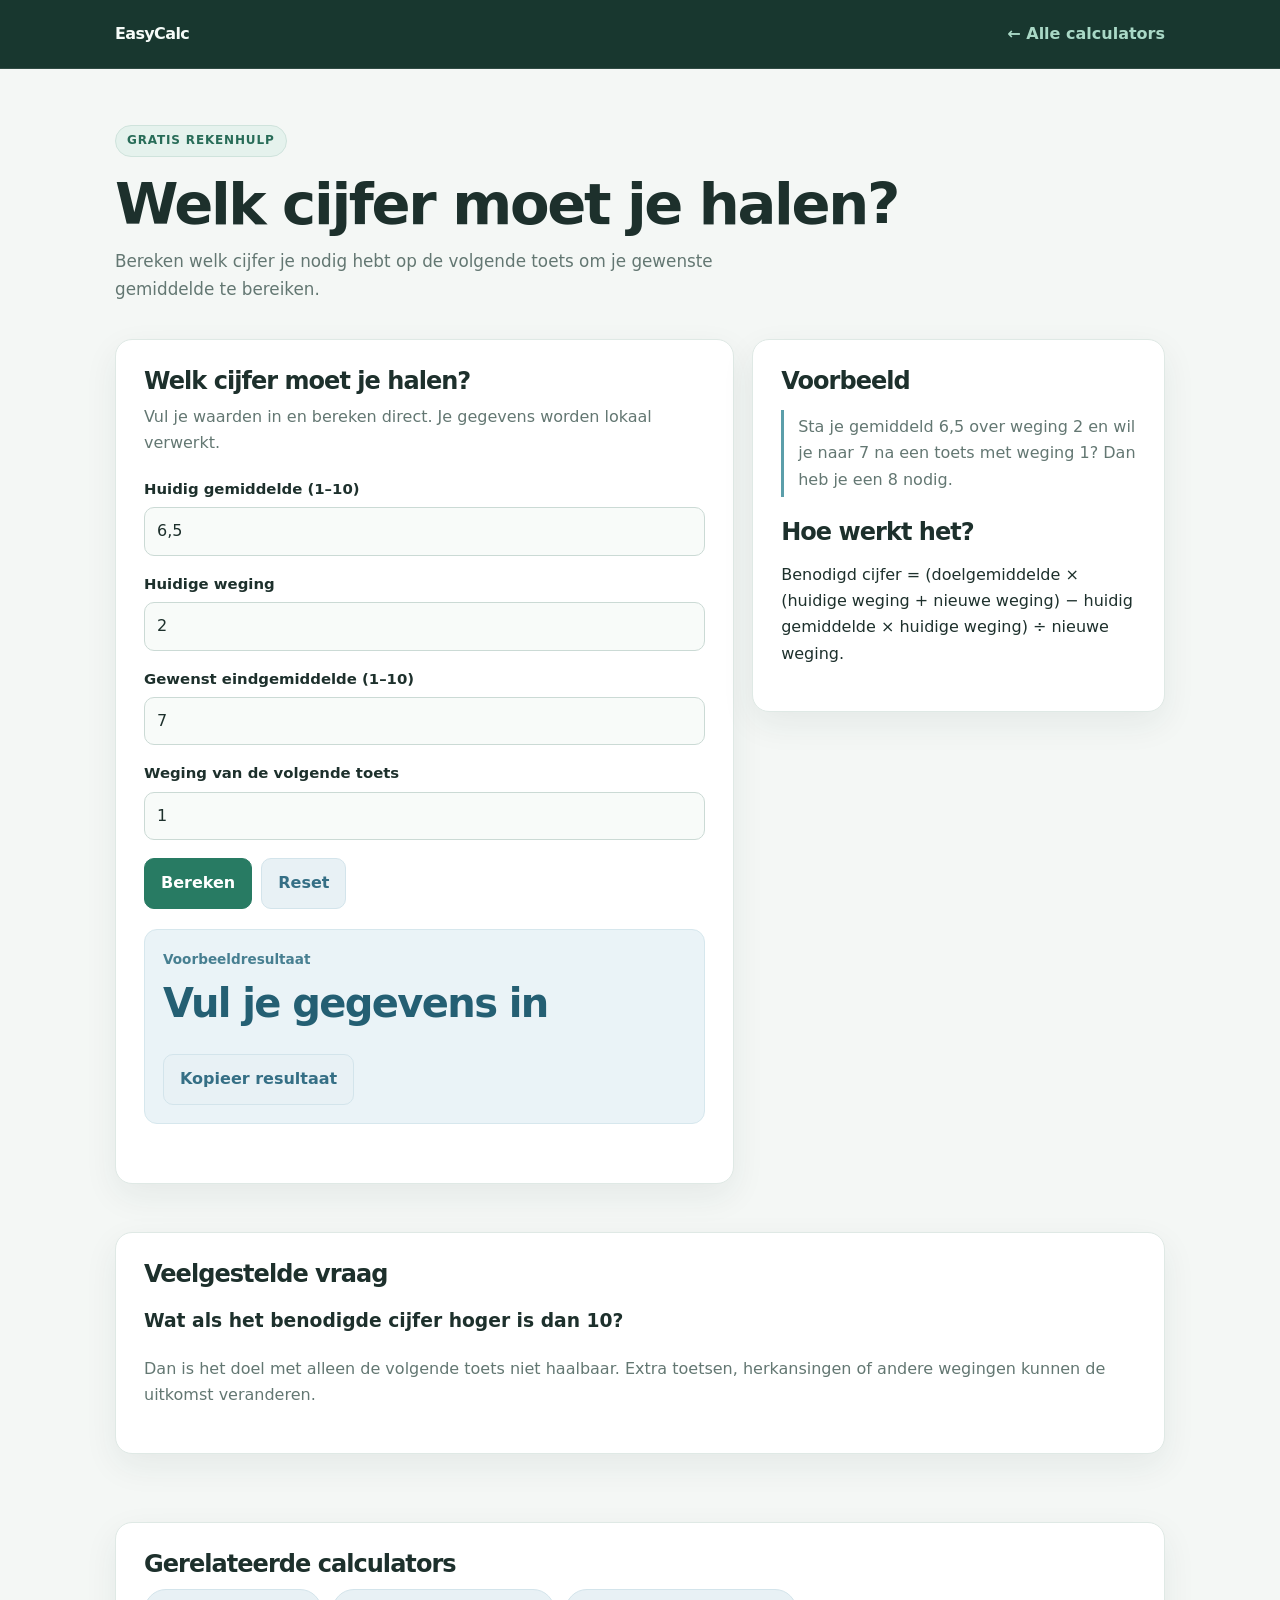
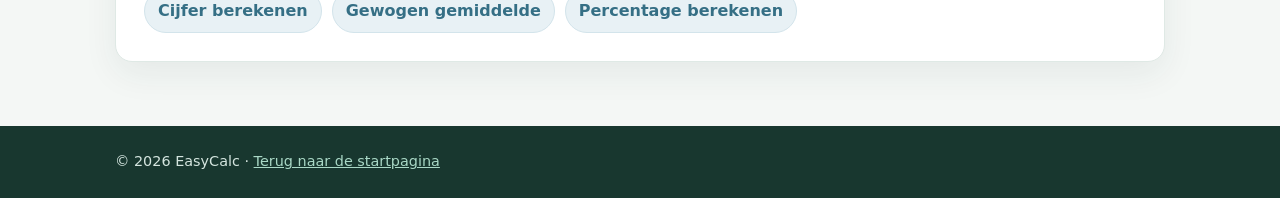
<file: benodigd-cijfer.html>
<!doctype html>
<html lang="nl">
<head>
<meta charset="utf-8"><meta name="viewport" content="width=device-width, initial-scale=1">
<title>Benodigd cijfer berekenen | EasyCalc</title><meta name="description" content="Bereken welk cijfer je nodig hebt voor je gewenste gemiddelde. Vul huidig gemiddelde, wegingen en doelcijfer in met uitleg van de formule."><meta name="robots" content="index,follow">
<link rel="canonical" href="https://justnewmaestropyjs.github.io/Easycalc/benodigd-cijfer.html"><meta name="theme-color" content="#18372f">
<meta property="og:type" content="website"><meta property="og:title" content="Benodigd cijfer berekenen | EasyCalc"><meta property="og:description" content="Bereken welk cijfer je nodig hebt voor je gewenste gemiddelde. Vul huidig gemiddelde, wegingen en doelcijfer in met uitleg van de formule."><meta property="og:url" content="https://justnewmaestropyjs.github.io/Easycalc/benodigd-cijfer.html">
<script type="application/ld+json">{"@context":"https://schema.org","@type":"WebApplication","name":"Benodigd cijfer berekenen - EasyCalc","url":"https://justnewmaestropyjs.github.io/Easycalc/benodigd-cijfer.html","applicationCategory":"UtilitiesApplication","operatingSystem":"Any","offers":{"@type":"Offer","price":"0","priceCurrency":"EUR"},"description":"Bereken welk cijfer je nodig hebt voor je gewenste gemiddelde. Vul huidig gemiddelde, wegingen en doelcijfer in met uitleg van de formule."}</script>
<link rel="stylesheet" href="./calculator-tools.css"><script src="./calculator-tools.js" defer></script>
</head>
<body data-tool="needed">
<header><nav class="nav wrap" aria-label="Hoofdnavigatie"><a class="logo" href="./">EasyCalc</a><a class="back" href="./">← Alle calculators</a></nav></header>
<main><section class="hero wrap"><span class="eyebrow">Gratis rekenhulp</span><h1>Welk cijfer moet je halen?</h1><p>Bereken welk cijfer je nodig hebt op de volgende toets om je gewenste gemiddelde te bereiken.</p></section>
<div class="wrap layout"><section class="panel" aria-labelledby="tool-title"><h2 id="tool-title">Welk cijfer moet je halen?</h2><p class="sub">Vul je waarden in en bereken direct. Je gegevens worden lokaal verwerkt.</p>
<form id="tool-form" novalidate><div class="field"><label for="current-grade">Huidig gemiddelde (1–10)</label><input id="current-grade" name="current-grade" type="text" inputmode="decimal" autocomplete="off" value="6,5" placeholder="Bijv. 7,5" required></div><div class="field"><label for="current-weight">Huidige weging</label><input id="current-weight" name="current-weight" type="text" inputmode="decimal" autocomplete="off" value="2" placeholder="Bijv. 2" required></div><div class="field"><label for="target-grade">Gewenst eindgemiddelde (1–10)</label><input id="target-grade" name="target-grade" type="text" inputmode="decimal" autocomplete="off" value="7" placeholder="Bijv. 7,5" required></div><div class="field"><label for="next-weight">Weging van de volgende toets</label><input id="next-weight" name="next-weight" type="text" inputmode="decimal" autocomplete="off" value="1" placeholder="Bijv. 7,5" required></div><div class="actions"><button class="btn" id="calculate" type="button">Bereken</button><button class="btn secondary" id="reset" type="button">Reset</button></div></form>
<div class="result" aria-live="polite" aria-atomic="true"><div class="result-label" id="result-label">Voorbeeldresultaat</div><div class="result-main" id="result-main">Vul je gegevens in</div><p class="result-detail" id="result-detail"></p><div class="actions"><button class="btn secondary" id="copy" type="button">Kopieer resultaat</button><span class="result-detail" id="copy-status" role="status"></span></div></div><p class="status" id="error" role="alert"></p>
</section><aside class="panel"><h2>Voorbeeld</h2><p class="example">Sta je gemiddeld 6,5 over weging 2 en wil je naar 7 na een toets met weging 1? Dan heb je een 8 nodig.</p><h2 style="margin-top:22px">Hoe werkt het?</h2><p>Benodigd cijfer = (doelgemiddelde × (huidige weging + nieuwe weging) − huidig gemiddelde × huidige weging) ÷ nieuwe weging.</p></aside></div>
<section class="content wrap"><article class="panel"><h2>Veelgestelde vraag</h2><h3>Wat als het benodigde cijfer hoger is dan 10?</h3><p>Dan is het doel met alleen de volgende toets niet haalbaar. Extra toetsen, herkansingen of andere wegingen kunnen de uitkomst veranderen.</p></article></section>
<section class="content wrap related-tools" aria-labelledby="related-tools-title">
  <article class="panel">
    <h2 id="related-tools-title">Gerelateerde calculators</h2>
    <nav class="related-links" aria-label="Gerelateerde calculators">
    <a href="./cijfer-berekenen.html">Cijfer berekenen</a>
    <a href="./gewogen-gemiddelde.html">Gewogen gemiddelde</a>
    <a href="./percentage-berekenen.html">Percentage berekenen</a>
    </nav>
  </article>
</section>
</main>
<footer><div class="wrap">© 2026 EasyCalc · <a href="./">Terug naar de startpagina</a></div></footer></body></html>
</file>
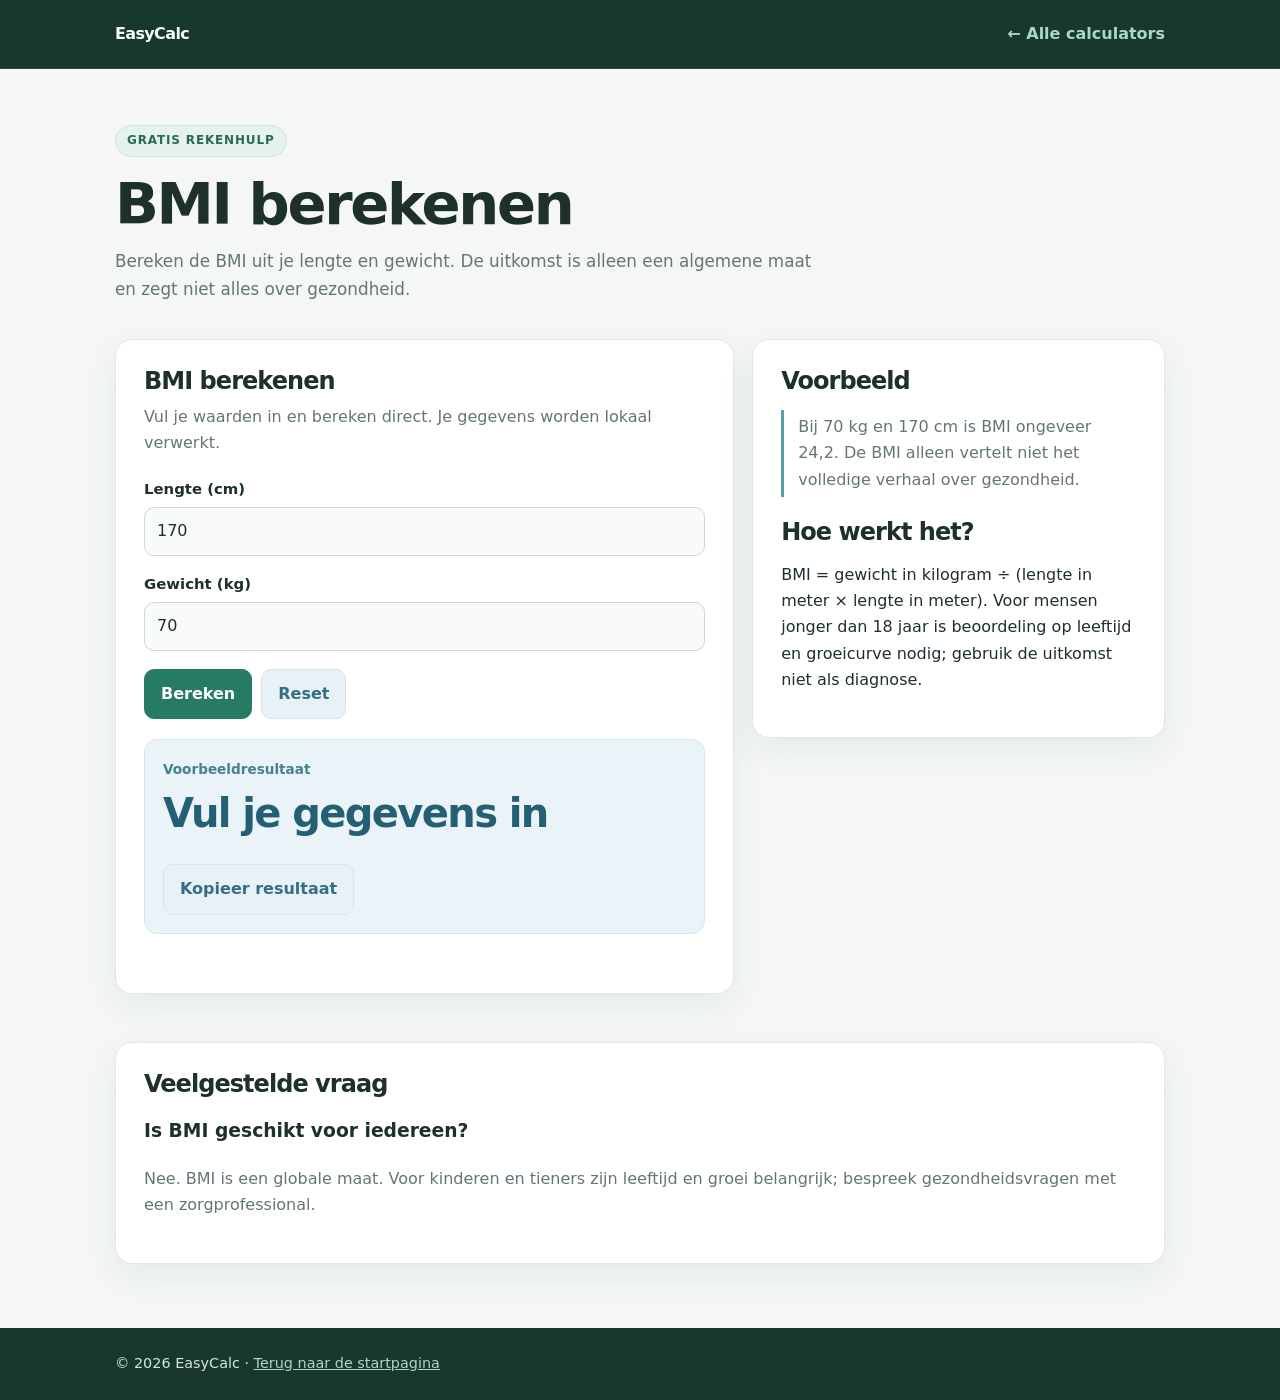
<file: bmi-berekenen.html>
<!doctype html>
<html lang="nl">
<head>
<meta charset="utf-8"><meta name="viewport" content="width=device-width, initial-scale=1">
<title>BMI berekenen | EasyCalc</title><meta name="description" content="Bereken je BMI op basis van lengte en gewicht. De uitkomst is een globale maat en geen diagnose; bij jongeren is leeftijd en groei belangrijk."><meta name="robots" content="index,follow">
<link rel="canonical" href="https://justnewmaestropyjs.github.io/Easycalc/bmi-berekenen.html"><meta name="theme-color" content="#18372f">
<meta property="og:type" content="website"><meta property="og:title" content="BMI berekenen | EasyCalc"><meta property="og:description" content="Bereken je BMI op basis van lengte en gewicht. De uitkomst is een globale maat en geen diagnose; bij jongeren is leeftijd en groei belangrijk."><meta property="og:url" content="https://justnewmaestropyjs.github.io/Easycalc/bmi-berekenen.html">
<script type="application/ld+json">{"@context":"https://schema.org","@type":"WebApplication","name":"BMI berekenen - EasyCalc","url":"https://justnewmaestropyjs.github.io/Easycalc/bmi-berekenen.html","applicationCategory":"UtilitiesApplication","operatingSystem":"Any","offers":{"@type":"Offer","price":"0","priceCurrency":"EUR"},"description":"Bereken je BMI op basis van lengte en gewicht. De uitkomst is een globale maat en geen diagnose; bij jongeren is leeftijd en groei belangrijk."}</script>
<link rel="stylesheet" href="./calculator-tools.css"><script src="./calculator-tools.js" defer></script>
</head>
<body data-tool="bmi">
<header><nav class="nav wrap" aria-label="Hoofdnavigatie"><a class="logo" href="./">EasyCalc</a><a class="back" href="./">← Alle calculators</a></nav></header>
<main><section class="hero wrap"><span class="eyebrow">Gratis rekenhulp</span><h1>BMI berekenen</h1><p>Bereken de BMI uit je lengte en gewicht. De uitkomst is alleen een algemene maat en zegt niet alles over gezondheid.</p></section>
<div class="wrap layout"><section class="panel" aria-labelledby="tool-title"><h2 id="tool-title">BMI berekenen</h2><p class="sub">Vul je waarden in en bereken direct. Je gegevens worden lokaal verwerkt.</p>
<form id="tool-form" novalidate><div class="field"><label for="height">Lengte (cm)</label><input id="height" name="height" type="text" inputmode="decimal" autocomplete="off" value="170" placeholder="Bijv. 170" required></div><div class="field"><label for="weight">Gewicht (kg)</label><input id="weight" name="weight" type="text" inputmode="decimal" autocomplete="off" value="70" placeholder="Bijv. 70" required></div><div class="actions"><button class="btn" id="calculate" type="button">Bereken</button><button class="btn secondary" id="reset" type="button">Reset</button></div></form>
<div class="result" aria-live="polite" aria-atomic="true"><div class="result-label" id="result-label">Voorbeeldresultaat</div><div class="result-main" id="result-main">Vul je gegevens in</div><p class="result-detail" id="result-detail"></p><div class="actions"><button class="btn secondary" id="copy" type="button">Kopieer resultaat</button><span class="result-detail" id="copy-status" role="status"></span></div></div><p class="status" id="error" role="alert"></p>
</section><aside class="panel"><h2>Voorbeeld</h2><p class="example">Bij 70 kg en 170 cm is BMI ongeveer 24,2. De BMI alleen vertelt niet het volledige verhaal over gezondheid.</p><h2 style="margin-top:22px">Hoe werkt het?</h2><p>BMI = gewicht in kilogram ÷ (lengte in meter × lengte in meter). Voor mensen jonger dan 18 jaar is beoordeling op leeftijd en groeicurve nodig; gebruik de uitkomst niet als diagnose.</p></aside></div>
<section class="content wrap"><article class="panel"><h2>Veelgestelde vraag</h2><h3>Is BMI geschikt voor iedereen?</h3><p>Nee. BMI is een globale maat. Voor kinderen en tieners zijn leeftijd en groei belangrijk; bespreek gezondheidsvragen met een zorgprofessional.</p></article></section>
</main>
<footer><div class="wrap">© 2026 EasyCalc · <a href="./">Terug naar de startpagina</a></div></footer></body></html>
</file>
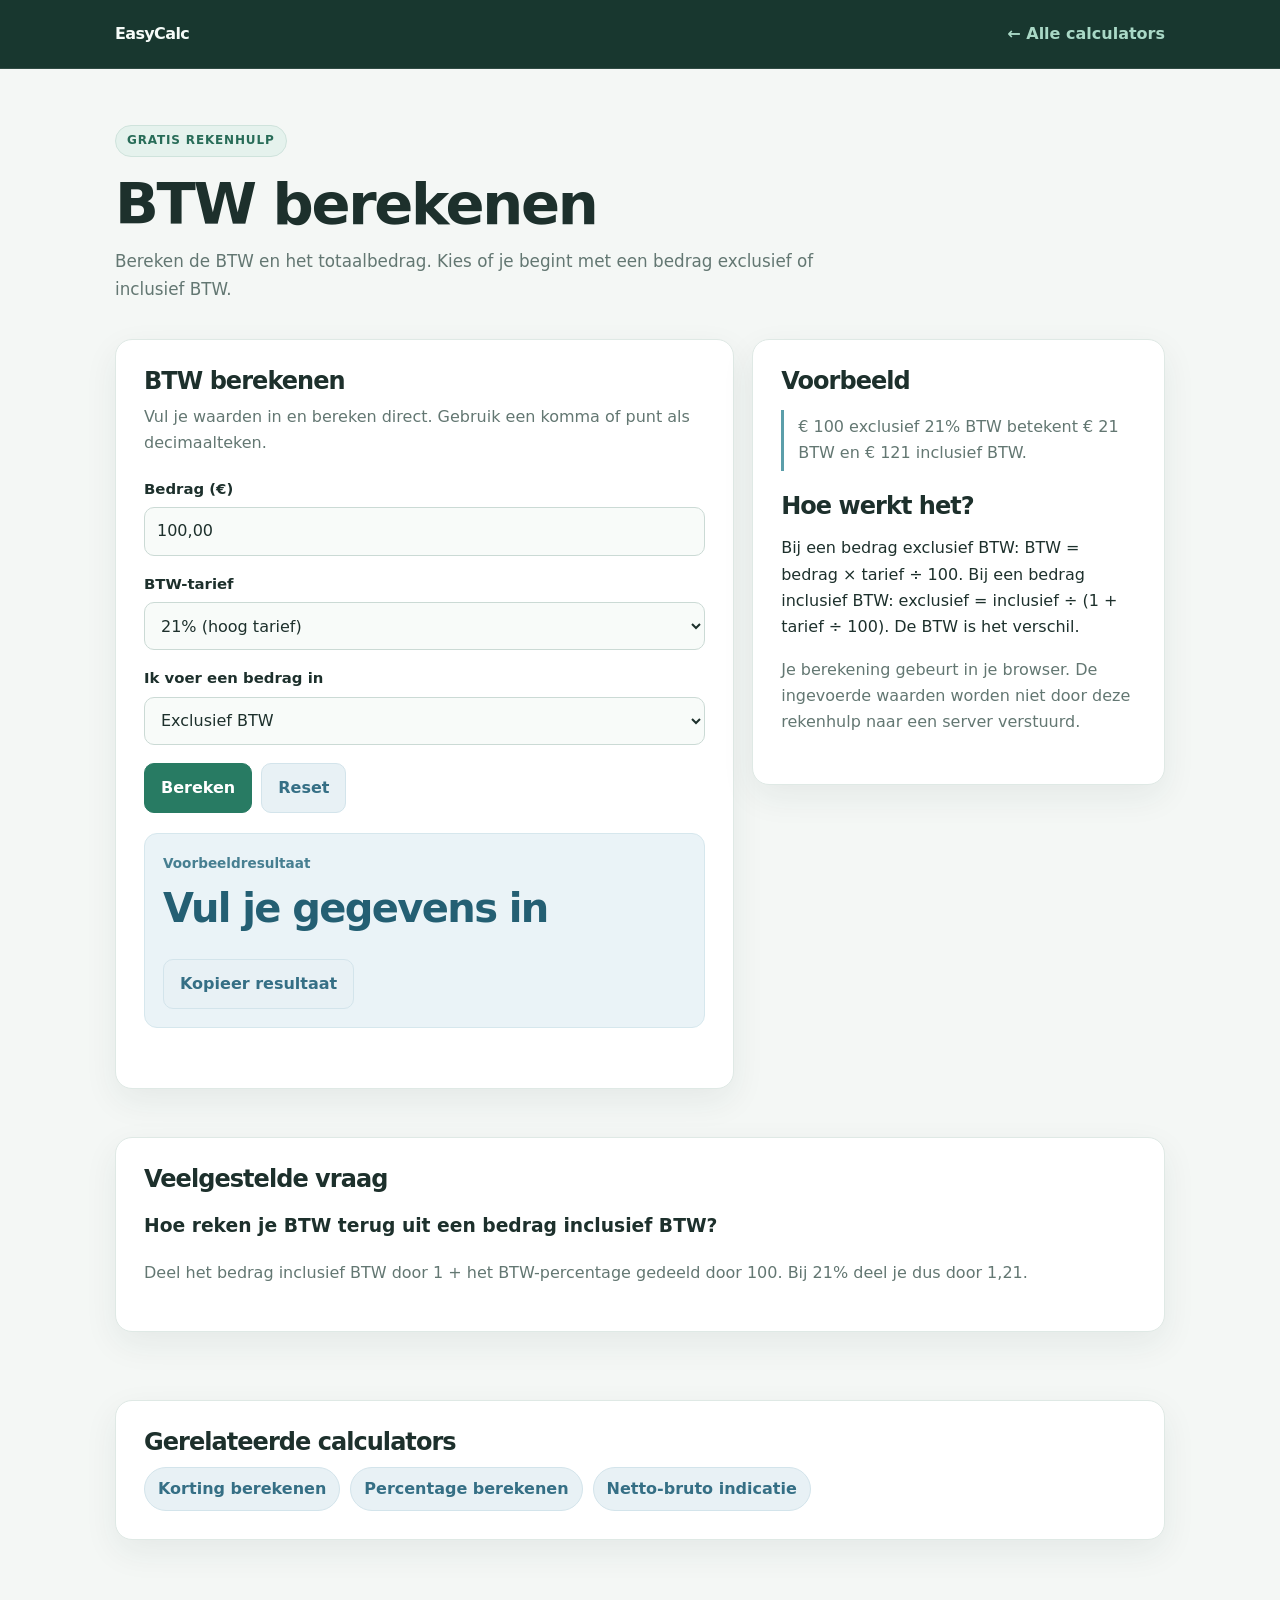
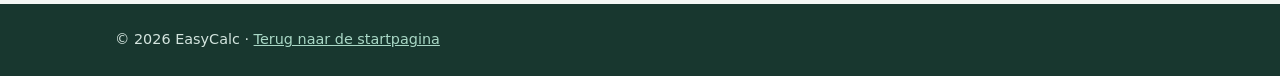
<file: btw-berekenen.html>
<!doctype html>
<html lang="nl">
<head>
<meta charset="utf-8">
<meta name="viewport" content="width=device-width, initial-scale=1">
<title>BTW berekenen | EasyCalc</title>
<meta name="description" content="Bereken BTW over een bedrag of reken BTW terug uit een prijs inclusief BTW. Kies het BTW-tarief en bekijk bedragen exclusief, BTW en inclusief.">
<meta name="robots" content="index,follow">
<link rel="canonical" href="https://justnewmaestropyjs.github.io/Easycalc/btw-berekenen.html">
<meta name="theme-color" content="#18372f">
<meta property="og:type" content="website">
<meta property="og:title" content="BTW berekenen | EasyCalc">
<meta property="og:description" content="Bereken BTW over een bedrag of reken BTW terug uit een prijs inclusief BTW. Kies het BTW-tarief en bekijk bedragen exclusief, BTW en inclusief.">
<meta property="og:url" content="https://justnewmaestropyjs.github.io/Easycalc/btw-berekenen.html">
<script type="application/ld+json">
{"@context":"https://schema.org","@type":"WebApplication","name":"BTW berekenen - EasyCalc","url":"https://justnewmaestropyjs.github.io/Easycalc/btw-berekenen.html","applicationCategory":"UtilitiesApplication","operatingSystem":"Any","offers":{"@type":"Offer","price":"0","priceCurrency":"EUR"},"description":"Bereken BTW over een bedrag of reken BTW terug uit een prijs inclusief BTW. Kies het BTW-tarief en bekijk bedragen exclusief, BTW en inclusief."}
</script>
<link rel="stylesheet" href="./calculator-tools.css">
<script src="./calculator-tools.js" defer></script>
</head>
<body data-tool="vat">
<header><nav class="nav wrap" aria-label="Hoofdnavigatie"><a class="logo" href="./">EasyCalc</a><a class="back" href="./">← Alle calculators</a></nav></header>
<main>
<section class="hero wrap"><span class="eyebrow">Gratis rekenhulp</span><h1>BTW berekenen</h1><p>Bereken de BTW en het totaalbedrag. Kies of je begint met een bedrag exclusief of inclusief BTW.</p></section>
<div class="wrap layout">
<section class="panel" aria-labelledby="tool-title">
<h2 id="tool-title">BTW berekenen</h2><p class="sub">Vul je waarden in en bereken direct. Gebruik een komma of punt als decimaalteken.</p>
<form id="tool-form" novalidate>
<div class="field"><label for="amount">Bedrag (€)</label><input id="amount" name="amount" type="text" inputmode="decimal" autocomplete="off" value="100,00" placeholder="Bijv. 79,95" required></div><div class="field"><label for="rate">BTW-tarief</label><select id="rate" name="rate"><option value="21" selected>21% (hoog tarief)</option><option value="9">9% (laag tarief)</option><option value="0">0%</option></select></div><div class="field"><label for="mode">Ik voer een bedrag in</label><select id="mode" name="mode"><option value="exclusive" selected>Exclusief BTW</option><option value="inclusive">Inclusief BTW</option></select></div>
<div class="actions"><button class="btn" id="calculate" type="button">Bereken</button><button class="btn secondary" id="reset" type="button">Reset</button></div>
</form>
<div class="result" aria-live="polite" aria-atomic="true"><div class="result-label" id="result-label">Voorbeeldresultaat</div><div class="result-main" id="result-main">Vul je gegevens in</div><p class="result-detail" id="result-detail"></p><div class="actions"><button class="btn secondary" id="copy" type="button">Kopieer resultaat</button><span class="result-detail" id="copy-status" role="status"></span></div></div>
<p class="status" id="error" role="alert"></p>
</section>
<aside class="panel"><h2>Voorbeeld</h2><p class="example">€ 100 exclusief 21% BTW betekent € 21 BTW en € 121 inclusief BTW.</p><h2 style="margin-top:22px">Hoe werkt het?</h2><p>Bij een bedrag exclusief BTW: BTW = bedrag × tarief ÷ 100. Bij een bedrag inclusief BTW: exclusief = inclusief ÷ (1 + tarief ÷ 100). De BTW is het verschil.</p><p class="sub">Je berekening gebeurt in je browser. De ingevoerde waarden worden niet door deze rekenhulp naar een server verstuurd.</p></aside>
</div>
<section class="content wrap"><article class="panel"><h2>Veelgestelde vraag</h2><h3>Hoe reken je BTW terug uit een bedrag inclusief BTW?</h3><p>Deel het bedrag inclusief BTW door 1 + het BTW-percentage gedeeld door 100. Bij 21% deel je dus door 1,21.</p></article></section>

<section class="content wrap related-tools" aria-labelledby="related-tools-title">
  <article class="panel">
    <h2 id="related-tools-title">Gerelateerde calculators</h2>
    <nav class="related-links" aria-label="Gerelateerde calculators">
    <a href="./korting-berekenen.html">Korting berekenen</a>
    <a href="./percentage-berekenen.html">Percentage berekenen</a>
    <a href="./netto-bruto-indicatie.html">Netto-bruto indicatie</a>
    </nav>
  </article>
</section>
</main>
<footer><div class="wrap">© 2026 EasyCalc · <a href="./">Terug naar de startpagina</a></div></footer>
</body></html>
</file>
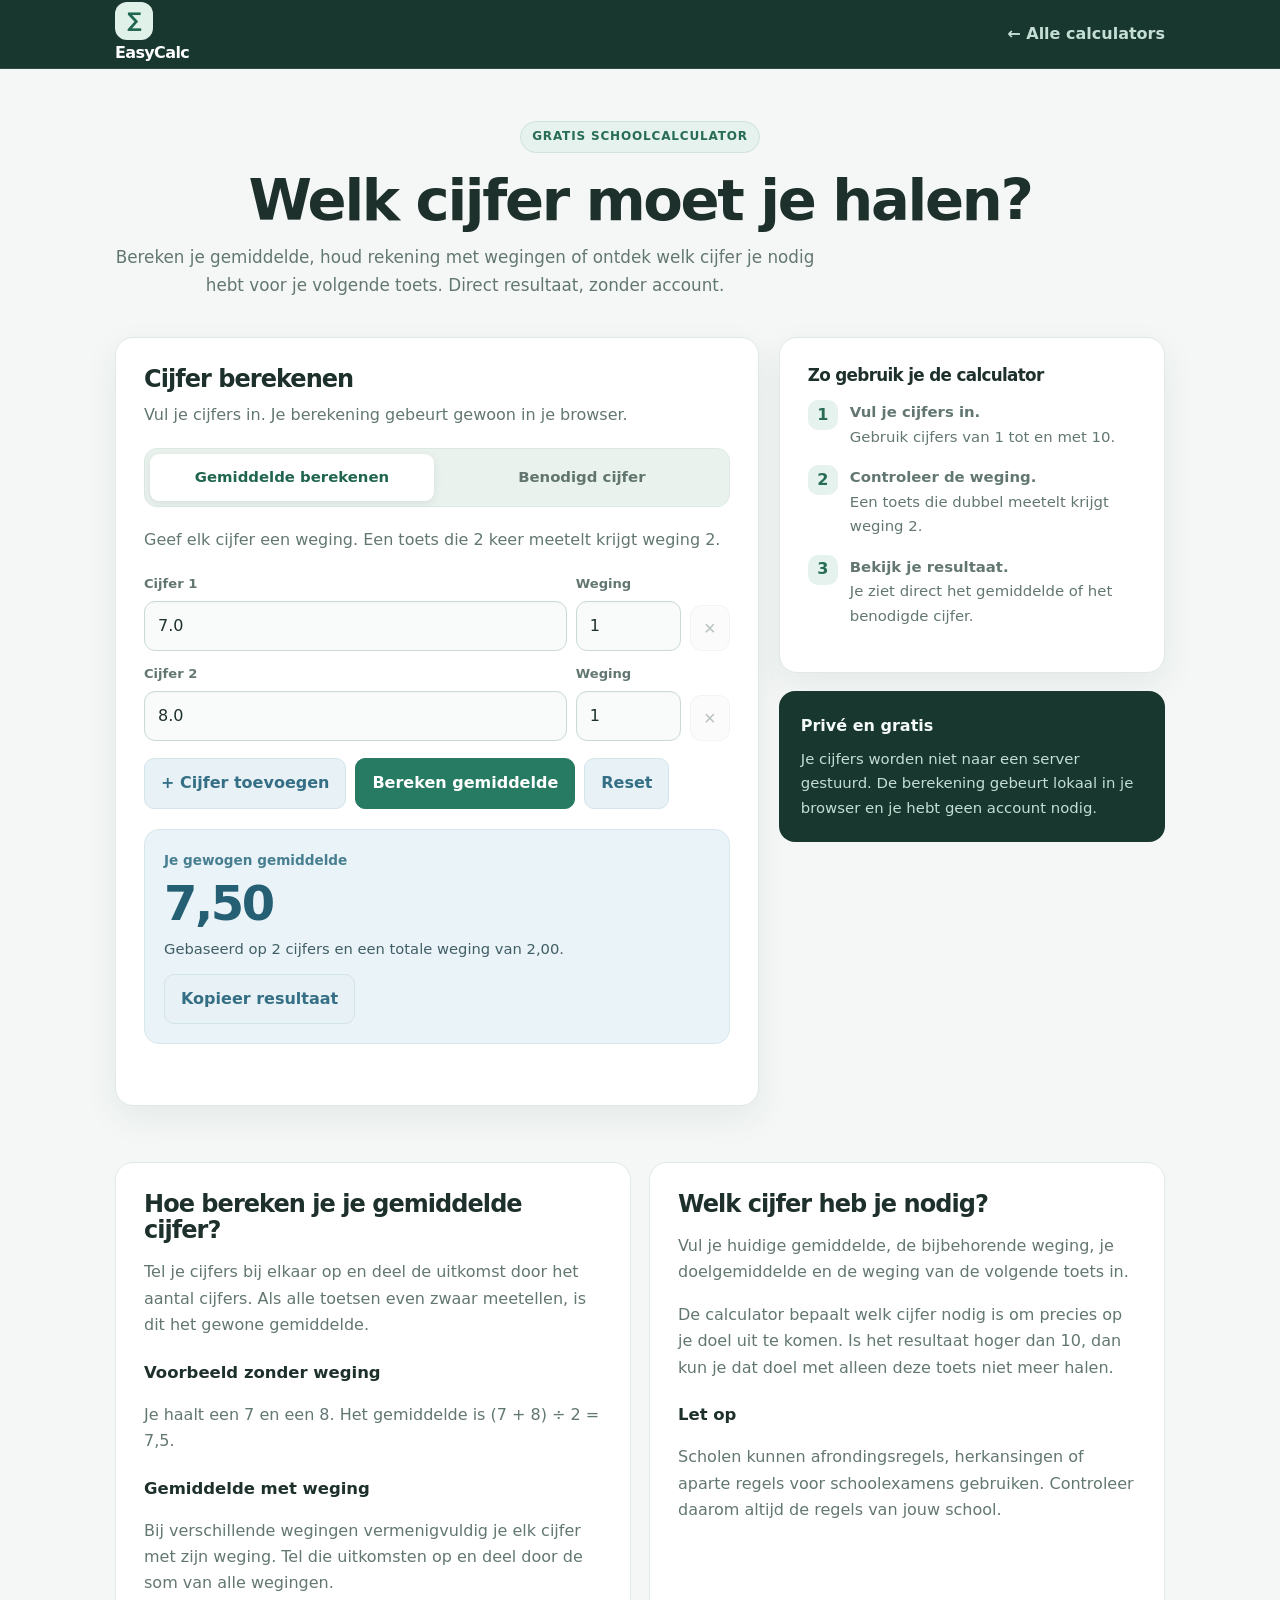
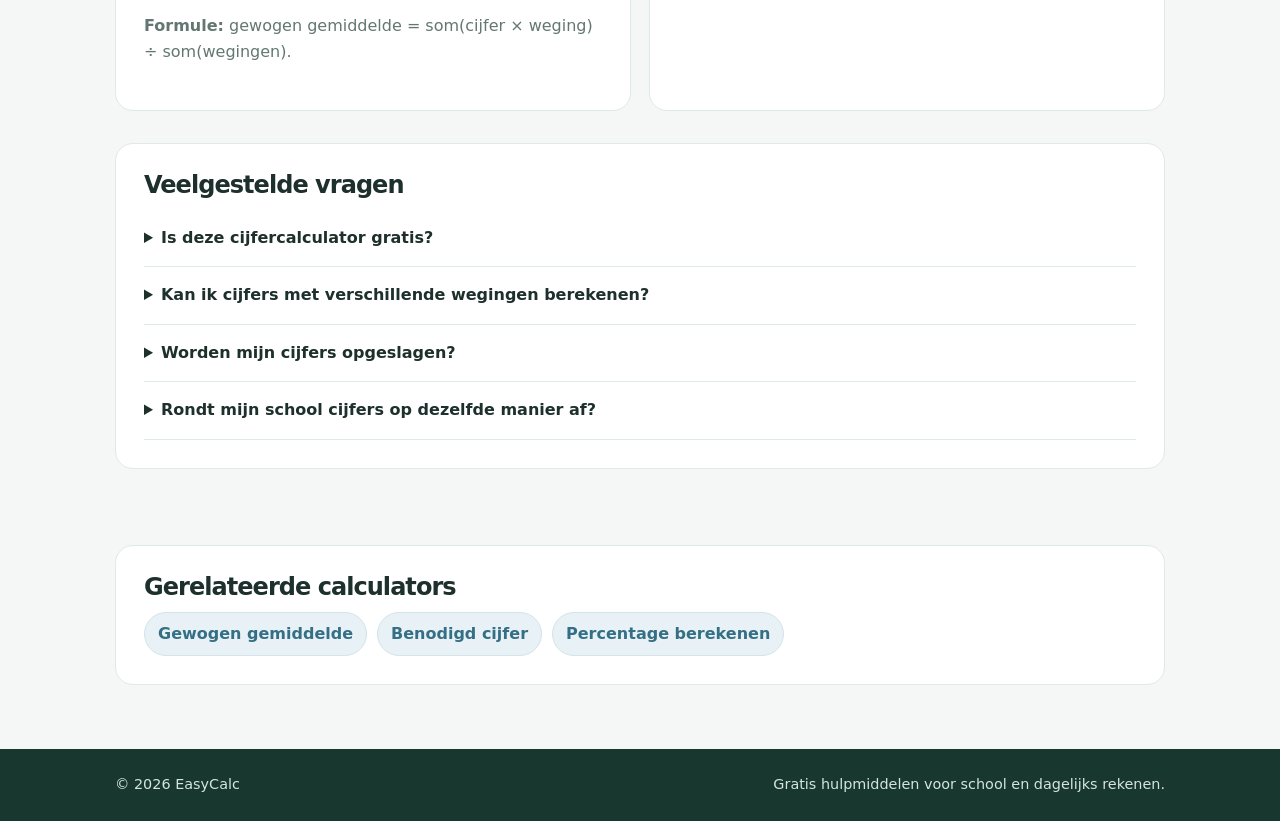
<file: cijfer-berekenen.html>
<!doctype html>
<html lang="nl">
<head>
  <meta charset="utf-8">
  <meta name="viewport" content="width=device-width, initial-scale=1">
  <meta name="description" content="Bereken gratis je gemiddelde cijfer of ontdek welk cijfer je nodig hebt voor je volgende toets. Inclusief weging, duidelijke uitleg en voorbeelden.">
  <meta name="robots" content="index,follow">
  <meta name="theme-color" content="#18372f">
  <title>Cijfer berekenen: gemiddelde en benodigd cijfer | EasyCalc</title>
  <link rel="canonical" href="https://justnewmaestropyjs.github.io/Easycalc/cijfer-berekenen.html">
  <meta property="og:type" content="website">
  <meta property="og:title" content="Cijfer berekenen: gemiddelde en benodigd cijfer | EasyCalc">
  <meta property="og:description" content="Bereken je gemiddelde cijfer of ontdek welk cijfer je moet halen. Gratis, snel en zonder account.">
  <meta property="og:url" content="https://justnewmaestropyjs.github.io/Easycalc/cijfer-berekenen.html">
  <script type="application/ld+json">
  {
    "@context":"https://schema.org",
    "@type":"WebApplication",
    "name":"EasyCalc Cijfer Berekenen",
    "url":"https://justnewmaestropyjs.github.io/Easycalc/cijfer-berekenen.html",
    "applicationCategory":"EducationalApplication",
    "operatingSystem":"Any",
    "offers":{"@type":"Offer","price":"0","priceCurrency":"EUR"},
    "description":"Gratis calculator voor gemiddelde cijfers, gewogen gemiddelden en benodigde toetscijfers."
  }
  </script>
  <style>
:root {
  color-scheme: light;
  --ink:#1d302c; --muted:#637772; --line:#dfe9e5; --paper:#ffffff; --bg:#f4f7f5;
  --accent:#287b63; --accent-dark:#1f654f; --soft:#e5f2ed; --blue:#5b9eaa;
  --shadow:0 12px 34px rgba(29,61,51,.07);
}
*{box-sizing:border-box}
html{scroll-behavior:smooth}
body{margin:0;background:var(--bg);color:var(--ink);font:16px/1.65 Inter,ui-sans-serif,system-ui,-apple-system,"Segoe UI",sans-serif}
a{color:inherit}
header{background:#18372f;color:#f5fbf8;border-bottom:1px solid rgba(255,255,255,.1)}
.wrap{width:min(1050px,calc(100% - 32px));margin-inline:auto}
.nav{min-height:68px;display:flex;align-items:center;justify-content:space-between;gap:16px}
.logo{text-decoration:none;font-weight:850;letter-spacing:-.04em}
.back{color:#a9d8c6;font-weight:700;text-decoration:none}
.back:hover{color:#b9d9e5;text-decoration:underline}
.hero{padding:56px 0 25px}
.eyebrow{display:inline-block;border:1px solid #cfe3dc;background:#e5f2ed;color:#286c58;padding:5px 11px;border-radius:99px;font-size:.75rem;font-weight:800;letter-spacing:.07em;text-transform:uppercase}
h1,h2{font-family:Inter,ui-sans-serif,system-ui,sans-serif;font-weight:750;letter-spacing:-.04em;line-height:1.1}
h1{font-size:clamp(2.2rem,6vw,3.6rem);margin:16px 0 12px}
h2{font-size:1.5rem;margin:0 0 10px}
.hero p{max-width:700px;color:var(--muted);margin:0;font-size:1.05rem}
.layout{display:grid;grid-template-columns:minmax(0,1.2fr) minmax(250px,.8fr);gap:18px;align-items:start;padding:10px 0 48px}
.panel{background:var(--paper);border:1px solid var(--line);border-radius:17px;padding:clamp(18px,3vw,28px);box-shadow:var(--shadow)}
.sub{color:var(--muted);margin:0 0 20px}
.field{margin:16px 0}
.grade-row{display:grid;grid-template-columns:minmax(0,1fr) minmax(100px,.55fr);gap:12px;align-items:start}
.field label{display:block;font-weight:750;font-size:.93rem;margin-bottom:6px}
.field input,.field select{display:block;width:100%;min-height:48px;border:1px solid #cbdad5;border-radius:10px;background:#f8fbf9;color:var(--ink);font:inherit;padding:10px 12px}
.field input[type=checkbox]{display:inline-block;width:auto;min-height:0;margin-right:8px;vertical-align:middle;accent-color:var(--accent)}
input:focus-visible,select:focus-visible,button:focus-visible,a:focus-visible{outline:3px solid rgba(91,158,170,.45);outline-offset:3px}
.actions{display:flex;gap:9px;flex-wrap:wrap;margin-top:18px}
.btn{min-height:46px;padding:11px 16px;border-radius:10px;border:1px solid var(--accent);background:var(--accent);color:#fff;font:inherit;font-weight:800;cursor:pointer;transition:background .18s,border-color .18s,transform .18s}
.btn:hover{background:var(--accent-dark);border-color:var(--accent-dark);transform:translateY(-1px)}
.btn.secondary{background:#e8f1f5;color:#356f85;border-color:#d3e4eb}
.btn.secondary:hover{background:#dcebf1;border-color:#b9d5e1}
.result{margin-top:20px;padding:18px;border-radius:13px;background:#eaf3f7;border:1px solid #d6e7ed;color:#1d3b45}
.result-label{font-size:.85rem;color:#477f91;font-weight:750}
.result-main{font-size:clamp(1.8rem,5vw,2.5rem);font-weight:850;letter-spacing:-.04em;color:#245f73}
.result-detail{color:#405e66;margin:5px 0 0}
.status{font-size:.9rem;color:var(--muted);min-height:1.5em;margin:10px 0 0}
.example{border-left:3px solid var(--blue);padding:4px 0 4px 14px;color:var(--muted)}
.content{padding:0 0 50px}
.content p,.content li{color:var(--muted)}
.content .panel{margin-bottom:14px}
footer{background:#18372f;color:#d4e5df;padding:24px 0;font-size:.9rem}
footer a{color:#a9d8c6}
.related-tools{margin-top:4px}
.related-links{display:flex;flex-wrap:wrap;gap:10px;margin-top:12px}
.related-links a{display:inline-flex;align-items:center;min-height:42px;padding:8px 13px;border:1px solid #d3e4eb;border-radius:999px;background:#e8f1f5;color:#356f85;font-weight:750;text-decoration:none}
.related-links a:hover{border-color:#8ebdca;background:#e0edf2}
.related-links a:focus-visible{outline:3px solid rgba(91,158,170,.45);outline-offset:3px}
@media(max-width:760px){.layout{grid-template-columns:1fr}.hero{padding-top:40px}.layout{padding-top:4px}.panel{border-radius:14px}.nav{min-height:62px}}
@media(max-width:420px){.wrap{width:calc(100% - 22px)}.actions .btn{flex:1 1 auto}.hero{padding-top:32px}}
@media(prefers-color-scheme:dark){
 :root{color-scheme:dark;--ink:#edf5f1;--muted:#a7bbb3;--line:#304640;--paper:#1c2b28;--bg:#111b1a;--accent:#78bca4;--accent-dark:#91ceb8;--soft:#1d443a;--blue:#9bc9dc;--shadow:0 12px 34px rgba(0,0,0,.2)}
 header{background:#0f1d1a;border-bottom-color:var(--line)}
 .back,footer a{color:#a9d8c6}
 .eyebrow{background:#1d443a;color:#a9d8c6;border-color:#365b4e}
 .field input,.field select{background:#172522;color:var(--ink);border-color:#38504a}
 .btn{background:#367f69;border-color:#367f69;color:#fff}
 .btn:hover{background:#286b57;border-color:#286b57}
 .btn.secondary{background:#203b43;color:#a9d4e2;border-color:#355663}
 .btn.secondary:hover{background:#294954}
 .result{background:#20363a;border-color:#35545a;color:#edf5f1}
 .result-label{color:#a9d4e2}
 .result-main{color:#b7dce8}
 .result-detail{color:#c1d3d4}
 .related-links a{background:#203b43;color:#a9d4e2;border-color:#355663}
 .related-links a:hover{background:#294954;border-color:#527d8a}
 footer{background:#0f1d1a;color:#c0d3cc}
}
@media(prefers-reduced-motion:reduce){html{scroll-behavior:auto}*,*::before,*::after{animation:none!important;transition:none!important}}


/* Dedicated grade-calculator components */
header{background:#18372f;color:#f5fbf8}
.logo{color:#fff}
.logo-mark{display:grid;place-items:center;width:38px;height:38px;border-radius:12px;background:#dff1e9;color:#1f654f;font-size:1.25rem}
.nav-link{color:#c4ded4;text-decoration:none;font-weight:700}
.nav-link:hover{color:#fff}
.hero{text-align:center;padding-top:52px}
.hero .eyebrow{display:inline-flex}
.layout{grid-template-columns:minmax(0,1.25fr) minmax(260px,.75fr);gap:20px;padding-top:12px}
.panel{border-radius:18px}
.tabs{display:grid;grid-template-columns:1fr 1fr;gap:6px;background:#eaf2ee;padding:5px;border:1px solid #dce9e3;border-radius:13px;margin:20px 0}
.tab{border:0;border-radius:9px;background:transparent;padding:11px 9px;font:inherit;font-size:.93rem;font-weight:750;color:#61756e;cursor:pointer;min-height:44px}
.tab[aria-selected="true"]{background:#fff;color:#1f654f;box-shadow:0 2px 8px rgba(29,61,51,.10)}
.tab:focus-visible{outline:3px solid rgba(91,158,170,.5);outline-offset:2px}
.field-label{display:block;font-weight:750;font-size:.92rem;margin:15px 0 7px;color:var(--ink)}
#average-panel input,#needed-panel input,.grade-row input{
 display:block;width:100%;min-width:0;min-height:48px;padding:11px 13px;
 border:1px solid #cbdad5;border-radius:11px;background:#f8fbf9!important;
 color:#1d302c!important;-webkit-text-fill-color:#1d302c!important;
 caret-color:#287b63;font:inherit;box-shadow:inset 0 1px 2px rgba(29,61,51,.025);
}
#average-panel input::placeholder,#needed-panel input::placeholder{color:#7b8c86!important;-webkit-text-fill-color:#7b8c86!important;opacity:1}
#average-panel input:focus,#needed-panel input:focus{border-color:#5b9eaa;outline:3px solid rgba(91,158,170,.18);outline-offset:1px}
.grade-row{display:grid;grid-template-columns:minmax(0,1fr) 105px 40px;gap:9px;align-items:end;margin:12px 0}
.grade-row>div{min-width:0}
.grade-row label{display:block;font-size:.82rem;font-weight:750;color:var(--muted);margin:0 0 6px}
.grade-row input{min-height:46px;padding:10px}
.remove{height:46px;width:40px;border:1px solid #dfe9e5;background:#f4f7f5;border-radius:11px;font-size:1.25rem;cursor:pointer;color:#637772}
.remove:hover:not(:disabled){background:#fceeed;border-color:#f1c9c5;color:#a3322b}
.remove:disabled{opacity:.45;cursor:not-allowed}
.actions{display:flex;gap:9px;flex-wrap:wrap;margin-top:17px}
.btn{min-height:46px;padding:11px 16px;border-radius:10px;border:1px solid #287b63;background:#287b63;color:#fff;font:inherit;font-weight:800;cursor:pointer;transition:background .18s,border-color .18s,transform .18s}
.btn:hover{background:#1f654f;border-color:#1f654f;transform:translateY(-1px)}
.btn-secondary{background:#e8f1f5;color:#356f85;border-color:#d3e4eb}
.btn-secondary:hover{background:#dcebf1;border-color:#b9d5e1}
.result{margin-top:20px;padding:19px;border:1px solid #d6e7ed;background:#eaf3f7;border-radius:15px;color:#1d3b45}
.result-label{font-size:.85rem;color:#477f91;font-weight:750}
.result-number{font-size:clamp(2.2rem,5vw,3rem);font-weight:900;letter-spacing:-.05em;line-height:1.2;color:#245f73;margin:4px 0}
.result-note{margin:0;color:#405e66;font-size:.92rem}
.result-actions{align-items:center;margin-top:13px}
.result-actions .status{margin:0;min-height:1.4em;color:#477f91}
.error{color:#a3322b;font-size:.9rem;margin:12px 0 0;min-height:1.4em}
.hidden{display:none!important}
.side-title{font-size:1.05rem;font-weight:850;margin:0 0 12px}
.step{display:flex;gap:12px;margin:16px 0}
.step-num{flex:0 0 30px;height:30px;display:grid;place-items:center;background:#e5f2ed;color:#286c58;border-radius:10px;font-weight:850}
.step p{margin:0;color:var(--muted);font-size:.93rem}
.side-panel{margin-top:18px;background:#18372f;color:#f5fbf8;border-radius:16px;padding:22px}
.side-panel p{color:#c4ded4;font-size:.93rem;margin:7px 0 0}
.content{padding:8px 0 50px}
.content-grid{display:grid;grid-template-columns:1fr 1fr;gap:18px}
.content h2{font-size:1.5rem;letter-spacing:-.04em;margin:0 0 12px}
.content h3{font-size:1.03rem;margin:20px 0 6px}
.content p,.content li{color:var(--muted)}
.content .panel{box-shadow:none}
.faq details{padding:15px 0;border-bottom:1px solid var(--line)}
.faq summary{cursor:pointer;font-weight:800}
.faq details p{margin:9px 0 0}
footer{background:#18372f;color:#d4e5df;padding:24px 0;font-size:.9rem;border:0}
footer .wrap{display:flex;justify-content:space-between;gap:12px;flex-wrap:wrap}
footer a{color:#a9d8c6}
@media(max-width:780px){.layout,.content-grid{grid-template-columns:1fr}.hero{padding-top:40px}.layout{padding-top:4px}.side-panel{margin-top:14px}}
@media(max-width:440px){
 .wrap{width:calc(100% - 22px)}.nav{min-height:62px}.grade-row{grid-template-columns:minmax(0,1fr) 82px 36px;gap:6px}
 .grade-row input{padding:10px 7px}.remove{width:36px}.tab{font-size:.82rem}.actions .btn{flex:1 1 auto}
 .hero{padding-top:32px}.panel{padding:18px}
}
@media(max-width:360px){.grade-row{grid-template-columns:minmax(0,1fr) 74px 34px;gap:5px}.grade-row label{font-size:.76rem}.grade-row input{padding:9px 5px;font-size:.92rem}}
@media(prefers-color-scheme:dark){
 #average-panel input,#needed-panel input,.grade-row input{background:#172522!important;color:#edf5f1!important;-webkit-text-fill-color:#edf5f1!important;border-color:#38504a}
 #average-panel input::placeholder,#needed-panel input::placeholder{color:#a7bbb3!important;-webkit-text-fill-color:#a7bbb3!important}
 .tabs{background:#203b33;border-color:#355348}.tab{color:#b1c6bd}.tab[aria-selected="true"]{background:#1c2b28;color:#a9d8c6}
 .remove{background:#20312c;color:#b8cbc3;border-color:#38504a}
 .result{background:#20363a;border-color:#35545a;color:#edf5f1}.result-label{color:#a9d4e2}.result-number{color:#b7dce8}.result-note{color:#c1d3d4}
 .btn-secondary{background:#203b43;color:#a9d4e2;border-color:#355663}.btn-secondary:hover{background:#294954}
 .side-panel{background:#0f1d1a}
}

</style>
</head>
<body>
<header>
  <nav class="nav wrap" aria-label="Hoofdnavigatie">
    <a class="logo" href="./" aria-label="EasyCalc startpagina"><span class="logo-mark" aria-hidden="true">∑</span>EasyCalc</a>
    <a class="nav-link" href="./">← Alle calculators</a>
  </nav>
</header>
<main>
  <section class="hero wrap">
    <span class="eyebrow">Gratis schoolcalculator</span>
    <h1>Welk cijfer moet je halen?</h1>
    <p>Bereken je gemiddelde, houd rekening met wegingen of ontdek welk cijfer je nodig hebt voor je volgende toets. Direct resultaat, zonder account.</p>
  </section>
  <div class="wrap layout">
    <section class="panel" aria-labelledby="tool-title">
      <h2 id="tool-title">Cijfer berekenen</h2>
      <p class="sub">Vul je cijfers in. Je berekening gebeurt gewoon in je browser.</p>
      <div class="tabs" role="tablist" aria-label="Kies een berekening">
        <button class="tab" id="tab-average" role="tab" aria-selected="true" aria-controls="average-panel" type="button">Gemiddelde berekenen</button>
        <button class="tab" id="tab-needed" role="tab" aria-selected="false" aria-controls="needed-panel" type="button">Benodigd cijfer</button>
      </div>
      <div id="average-panel" role="tabpanel" aria-labelledby="tab-average">
        <p class="sub">Geef elk cijfer een weging. Een toets die 2 keer meetelt krijgt weging 2.</p>
        <div id="grade-rows">
          <div class="grade-row">
            <div><label for="grade-1">Cijfer 1</label><input id="grade-1" class="grade-input" type="text" inputmode="decimal" autocomplete="off" value="7.0"></div>
            <div><label for="weight-1">Weging</label><input id="weight-1" class="weight-input" type="text" inputmode="decimal" autocomplete="off" value="1"></div>
            <button class="remove" type="button" aria-label="Verwijder cijfer 1" disabled>×</button>
          </div>
          <div class="grade-row">
            <div><label for="grade-2">Cijfer 2</label><input id="grade-2" class="grade-input" type="text" inputmode="decimal" autocomplete="off" value="8.0"></div>
            <div><label for="weight-2">Weging</label><input id="weight-2" class="weight-input" type="text" inputmode="decimal" autocomplete="off" value="1"></div>
            <button class="remove" type="button" aria-label="Verwijder cijfer 2">×</button>
          </div>
        </div>
        <div class="actions">
          <button class="btn btn-secondary" id="add-grade" type="button">+ Cijfer toevoegen</button>
          <button class="btn" id="calc-average" type="button">Bereken gemiddelde</button>
          <button class="btn btn-secondary" id="reset-average" type="button">Reset</button>
        </div>
        <div class="result" aria-live="polite" aria-atomic="true">
          <div class="result-label">Je gewogen gemiddelde</div>
          <div class="result-number" id="average-result">7,50</div>
          <p class="result-note" id="average-note">Op basis van 2 cijfers met gelijke weging.</p>
        <div class="actions result-actions"><button class="btn btn-secondary" id="copy-average" type="button" aria-describedby="average-status">Kopieer resultaat</button><span class="status" id="average-status" role="status" aria-live="polite"></span></div>
        </div>
        <p id="average-error" class="error" role="alert"></p>
      </div>
      <div id="needed-panel" role="tabpanel" aria-labelledby="tab-needed" class="hidden">
        <p class="sub">Bereken welk cijfer je nodig hebt om je gewenste gemiddelde te halen.</p>
        <label class="field-label" for="current-grade">Huidig gemiddelde (1–10)</label>
        <input id="current-grade" type="text" inputmode="decimal" autocomplete="off" value="6.5">
        <label class="field-label" for="current-weight">Hoe vaak telt je huidige gemiddelde mee?</label>
        <input id="current-weight" type="text" inputmode="decimal" autocomplete="off" value="2">
        <label class="field-label" for="target-grade">Gewenst eindgemiddelde (1–10)</label>
        <input id="target-grade" type="text" inputmode="decimal" autocomplete="off" value="7">
        <label class="field-label" for="next-weight">Weging van de volgende toets</label>
        <input id="next-weight" type="text" inputmode="decimal" autocomplete="off" value="1">
        <div class="actions"><button class="btn" id="calc-needed" type="button">Bereken benodigd cijfer</button><button class="btn btn-secondary" id="reset-needed" type="button">Reset</button></div>
        <div class="result" aria-live="polite" aria-atomic="true">
          <div class="result-label">Cijfer dat je nodig hebt</div>
          <div class="result-number" id="needed-result">8,00</div>
          <p class="result-note" id="needed-note">Je hebt dit cijfer nodig om je doel te bereiken.</p>
        <div class="actions result-actions"><button class="btn btn-secondary" id="copy-needed" type="button" aria-describedby="needed-status">Kopieer resultaat</button><span class="status" id="needed-status" role="status" aria-live="polite"></span></div>
        </div>
        <p id="needed-error" class="error" role="alert"></p>
      </div>
    </section>
    <aside>
      <section class="panel">
        <h2 class="side-title">Zo gebruik je de calculator</h2>
        <div class="step"><span class="step-num">1</span><p><strong>Vul je cijfers in.</strong><br>Gebruik cijfers van 1 tot en met 10.</p></div>
        <div class="step"><span class="step-num">2</span><p><strong>Controleer de weging.</strong><br>Een toets die dubbel meetelt krijgt weging 2.</p></div>
        <div class="step"><span class="step-num">3</span><p><strong>Bekijk je resultaat.</strong><br>Je ziet direct het gemiddelde of het benodigde cijfer.</p></div>
      </section>
      <section class="side-panel">
        <strong>Privé en gratis</strong>
        <p>Je cijfers worden niet naar een server gestuurd. De berekening gebeurt lokaal in je browser en je hebt geen account nodig.</p>
      </section>
    </aside>
  </div>
  <section class="content wrap">
    <div class="content-grid">
      <article class="panel">
        <h2>Hoe bereken je je gemiddelde cijfer?</h2>
        <p>Tel je cijfers bij elkaar op en deel de uitkomst door het aantal cijfers. Als alle toetsen even zwaar meetellen, is dit het gewone gemiddelde.</p>
        <h3>Voorbeeld zonder weging</h3>
        <p>Je haalt een 7 en een 8. Het gemiddelde is (7 + 8) ÷ 2 = 7,5.</p>
        <h3>Gemiddelde met weging</h3>
        <p>Bij verschillende wegingen vermenigvuldig je elk cijfer met zijn weging. Tel die uitkomsten op en deel door de som van alle wegingen.</p>
        <p><strong>Formule:</strong> gewogen gemiddelde = som(cijfer × weging) ÷ som(wegingen).</p>
      </article>
      <article class="panel">
        <h2>Welk cijfer heb je nodig?</h2>
        <p>Vul je huidige gemiddelde, de bijbehorende weging, je doelgemiddelde en de weging van de volgende toets in.</p>
        <p>De calculator bepaalt welk cijfer nodig is om precies op je doel uit te komen. Is het resultaat hoger dan 10, dan kun je dat doel met alleen deze toets niet meer halen.</p>
        <h3>Let op</h3>
        <p>Scholen kunnen afrondingsregels, herkansingen of aparte regels voor schoolexamens gebruiken. Controleer daarom altijd de regels van jouw school.</p>
      </article>
    </div>
    <article class="panel faq" style="margin-top:18px">
      <h2>Veelgestelde vragen</h2>
      <details><summary>Is deze cijfercalculator gratis?</summary><p>Ja. Je kunt de calculator gratis gebruiken, zonder account of installatie.</p></details>
      <details><summary>Kan ik cijfers met verschillende wegingen berekenen?</summary><p>Ja. Geef iedere toets de juiste weging. De calculator berekent vervolgens het gewogen gemiddelde.</p></details>
      <details><summary>Worden mijn cijfers opgeslagen?</summary><p>Nee. De berekeningen vinden in je browser plaats. De ingevoerde cijfers worden door deze pagina niet naar een server verzonden.</p></details>
      <details><summary>Rondt mijn school cijfers op dezelfde manier af?</summary><p>Niet altijd. Deze pagina toont het resultaat op twee decimalen. De officiële afronding hangt af van de regels van je school.</p></details>
    </article>
  </section>

<section class="content wrap related-tools" aria-labelledby="related-tools-title">
  <article class="panel">
    <h2 id="related-tools-title">Gerelateerde calculators</h2>
    <nav class="related-links" aria-label="Gerelateerde calculators">
    <a href="./gewogen-gemiddelde.html">Gewogen gemiddelde</a>
    <a href="./benodigd-cijfer.html">Benodigd cijfer</a>
    <a href="./percentage-berekenen.html">Percentage berekenen</a>
    </nav>
  </article>
</section>
</main>
<footer><div class="wrap"><span>© <span id="year"></span> EasyCalc</span><span>Gratis hulpmiddelen voor school en dagelijks rekenen.</span></div></footer>
<script>
(() => {
  const $ = (id) => document.getElementById(id);
  const fmt = (n) => n.toLocaleString('nl-NL', {minimumFractionDigits:2, maximumFractionDigits:2});
  const parseDecimal = (field) => { const value = field.value.trim().replace(/\s/g, '').replace(',', '.'); return value === '' ? NaN : Number(value); };
  $('year').textContent = new Date().getFullYear();

  const averageTab = $('tab-average');
  const neededTab = $('tab-needed');
  const averagePanel = $('average-panel');
  const neededPanel = $('needed-panel');
  function setMode(mode) {
    const isAverage = mode === 'average';
    averageTab.setAttribute('aria-selected', String(isAverage));
    neededTab.setAttribute('aria-selected', String(!isAverage));
    averageTab.tabIndex = isAverage ? 0 : -1;
    neededTab.tabIndex = isAverage ? -1 : 0;
    averagePanel.classList.toggle('hidden', !isAverage);
    neededPanel.classList.toggle('hidden', isAverage);
  }
  averageTab.addEventListener('click', () => setMode('average'));
  neededTab.addEventListener('click', () => setMode('needed'));
  [averageTab, neededTab].forEach((tab, index, tabs) => {
    tab.addEventListener('keydown', event => {
      if (!['ArrowLeft', 'ArrowRight', 'Home', 'End'].includes(event.key)) return;
      event.preventDefault();
      const next = event.key === 'Home' ? 0 : event.key === 'End' ? tabs.length - 1
        : (index + (event.key === 'ArrowRight' ? 1 : tabs.length - 1)) % tabs.length;
      tabs[next].focus();
      setMode(next === 0 ? 'average' : 'needed');
    });
  });

  function updateRows() {
    const rows = [...document.querySelectorAll('.grade-row')];
    rows.forEach((row, index) => {
      const grade = row.querySelector('.grade-input');
      const weight = row.querySelector('.weight-input');
      const remove = row.querySelector('.remove');
      grade.id = 'grade-' + (index + 1);
      weight.id = 'weight-' + (index + 1);
      row.querySelectorAll('label')[0].htmlFor = grade.id;
      row.querySelectorAll('label')[0].textContent = 'Cijfer ' + (index + 1);
      row.querySelectorAll('label')[1].htmlFor = weight.id;
      row.querySelectorAll('label')[1].textContent = 'Weging';
      remove.setAttribute('aria-label', 'Verwijder cijfer ' + (index + 1));
      remove.disabled = rows.length <= 2;
      remove.onclick = () => { if (document.querySelectorAll('.grade-row').length > 2) { row.remove(); updateRows(); } };
    });
  }
  $('add-grade').addEventListener('click', () => {
    const count = document.querySelectorAll('.grade-row').length;
    if (count >= 20) { $('average-error').textContent = 'Je kunt maximaal 20 cijfers toevoegen.'; return; }
    const row = document.createElement('div');
    row.className = 'grade-row';
    row.innerHTML = '<div><label>Cijfer</label><input class="grade-input" type="text" inputmode="decimal" autocomplete="off" placeholder="Bijv. 7,5"></div><div><label>Weging</label><input class="weight-input" type="text" inputmode="decimal" autocomplete="off" value="1"></div><button class="remove" type="button" aria-label="Verwijder cijfer">×</button>';
    $('grade-rows').appendChild(row);
    updateRows();
    clearGradeResult('average');
    row.querySelector('.grade-input').focus();
    $('average-error').textContent = '';
  });

  async function copyResult(mode) {
    const result = $(mode + '-result').textContent.trim();
    const status = $(mode + '-status');
    if (!result || result === '–') {
      status.textContent = 'Bereken eerst een resultaat.';
      return;
    }
    try {
      await navigator.clipboard.writeText(result);
      status.textContent = 'Resultaat gekopieerd.';
    } catch (error) {
      const helper = document.createElement('textarea');
      helper.value = result;
      helper.setAttribute('readonly', '');
      helper.style.position = 'fixed';
      helper.style.opacity = '0';
      document.body.appendChild(helper);
      helper.select();
      const copied = document.execCommand('copy');
      helper.remove();
      status.textContent = copied ? 'Resultaat gekopieerd.' : 'Kopiëren is niet gelukt. Selecteer het resultaat handmatig.';
    }
  }
  $('copy-average').addEventListener('click', () => copyResult('average'));
  $('copy-needed').addEventListener('click', () => copyResult('needed'));
  // IDs are kept explicit so status messages are announced accessibly.
  $('copy-average').setAttribute('aria-describedby', 'average-status');
  $('copy-needed').setAttribute('aria-describedby', 'needed-status');
  // The helper resolves the status element by this alias.

  function invalidateGradeResult(mode, message, field) {
    $(mode + '-error').textContent = message;
    $(mode + '-status').textContent = '';
    $(mode + '-result').textContent = '–';
    $(mode + '-note').textContent = 'Controleer je invoer en bereken opnieuw.';
    if (field) field.focus();
  }

  // Results describe the last calculation, not values edited afterwards.
  function clearGradeResult(mode) {
    $(mode + '-result').textContent = '–';
    $(mode + '-note').textContent = 'Klik op berekenen voor je nieuwe resultaat.';
    $(mode + '-error').textContent = '';
    $(mode + '-status').textContent = '';
  }
  $('grade-rows').addEventListener('input', () => clearGradeResult('average'));
  $('grade-rows').addEventListener('keydown', event => { if (event.key === 'Enter' && event.target.matches('input')) { event.preventDefault(); $('calc-average').click(); } });
  $('needed-panel').addEventListener('keydown', event => { if (event.key === 'Enter' && event.target.matches('input')) { event.preventDefault(); $('calc-needed').click(); } });
  $('grade-rows').addEventListener('click', event => {
    if (event.target.closest('.remove')) clearGradeResult('average');
  });
  for (const id of ['current-grade', 'current-weight', 'target-grade', 'next-weight']) {
    $(id).addEventListener('input', () => clearGradeResult('needed'));
  }

  $('calc-average').addEventListener('click', () => {
    const rows = [...document.querySelectorAll('.grade-row')];
    let weightedTotal = 0, weightTotal = 0;
    for (const row of rows) {
      const gradeField = row.querySelector('.grade-input');
      const weightField = row.querySelector('.weight-input');
      const grade = parseDecimal(gradeField);
      const weight = parseDecimal(weightField);
      if (gradeField.value.trim() === '' || !Number.isFinite(grade) || grade < 1 || grade > 10) {
        invalidateGradeResult('average', 'Vul voor elk cijfer een getal tussen 1 en 10 in.', gradeField); return;
      }
      if (weightField.value.trim() === '' || !Number.isFinite(weight) || weight <= 0 || weight > 100) {
        invalidateGradeResult('average', 'Elke weging moet groter zijn dan 0 en maximaal 100 zijn.', weightField); return;
      }
      weightedTotal += grade * weight;
      weightTotal += weight;
    }
    const average = weightedTotal / weightTotal;
    if (!Number.isFinite(average)) {
      $('average-error').textContent = 'De berekening kon niet worden uitgevoerd.';
      $('average-result').textContent = '–';
      $('average-note').textContent = 'Controleer je invoer.';
      return;
    }
    $('average-result').textContent = fmt(average);
    $('average-note').textContent = 'Gebaseerd op ' + rows.length + ' cijfers en een totale weging van ' + fmt(weightTotal) + '.';
    $('average-error').textContent = '';
  });

  $('calc-needed').addEventListener('click', () => {
    const current = parseDecimal($('current-grade'));
    const currentWeight = parseDecimal($('current-weight'));
    const target = parseDecimal($('target-grade'));
    const nextWeight = parseDecimal($('next-weight'));
    const fields = [
      [$('current-grade'), current, 1, 10, 'Je huidige gemiddelde moet tussen 1 en 10 liggen.'],
      [$('current-weight'), currentWeight, 0.1, 100, 'De huidige weging moet groter zijn dan 0 en maximaal 100 zijn.'],
      [$('target-grade'), target, 1, 10, 'Je doelgemiddelde moet tussen 1 en 10 liggen.'],
      [$('next-weight'), nextWeight, 0.1, 100, 'De weging van de volgende toets moet groter zijn dan 0 en maximaal 100 zijn.']
    ];
    for (const [field, value, min, max, message] of fields) {
      if (field.value.trim() === '' || !Number.isFinite(value) || value < min || value > max) {
        invalidateGradeResult('needed', message, field); return;
      }
    }
    const required = (target * (currentWeight + nextWeight) - current * currentWeight) / nextWeight;
    if (!Number.isFinite(required)) {
      $('needed-error').textContent = 'De berekening kon niet worden uitgevoerd.';
      $('needed-result').textContent = '–';
      $('needed-note').textContent = 'Controleer je invoer.';
      return;
    }
    $('needed-error').textContent = '';
    if (required > 10) {
      $('needed-result').textContent = '> 10';
      $('needed-note').textContent = 'Je doel is met alleen deze toets niet haalbaar. Je hebt extra cijfers, herkansingen of een andere weging nodig.';
    } else if (required <= 1) {
      $('needed-result').textContent = '1,00 of hoger';
      $('needed-note').textContent = 'Met een 1 of hoger haal je je doelgemiddelde al.';
    } else {
      // Never round the required minimum down to an insufficient displayed grade.
      const minimum = Math.ceil((required - 1e-12) * 100) / 100;
      $('needed-result').textContent = fmt(minimum);
      $('needed-note').textContent = 'Minimaal benodigd cijfer op twee decimalen, zonder naar beneden af te ronden. Je school kan andere afrondingsregels hanteren.';
    }
  });

  $('reset-average').addEventListener('click', () => {
    const rows = [...document.querySelectorAll('.grade-row')];
    rows.slice(2).forEach(row => row.remove());
    const remaining = [...document.querySelectorAll('.grade-row')];
    const defaults = [[ '7.0', '1' ], [ '8.0', '1' ]];
    remaining.forEach((row, index) => {
      row.querySelector('.grade-input').value = defaults[index][0];
      row.querySelector('.weight-input').value = defaults[index][1];
    });
    updateRows();
    $('average-status').textContent = '';
    $('calc-average').click();
  });
  $('reset-needed').addEventListener('click', () => {
    $('current-grade').value = '6.5';
    $('current-weight').value = '2';
    $('target-grade').value = '7';
    $('next-weight').value = '1';
    $('needed-status').textContent = '';
    $('calc-needed').click();
  });

  updateRows();
  $('calc-average').click();
  $('calc-needed').click();
})();
</script>
</body>
</html>
</file>
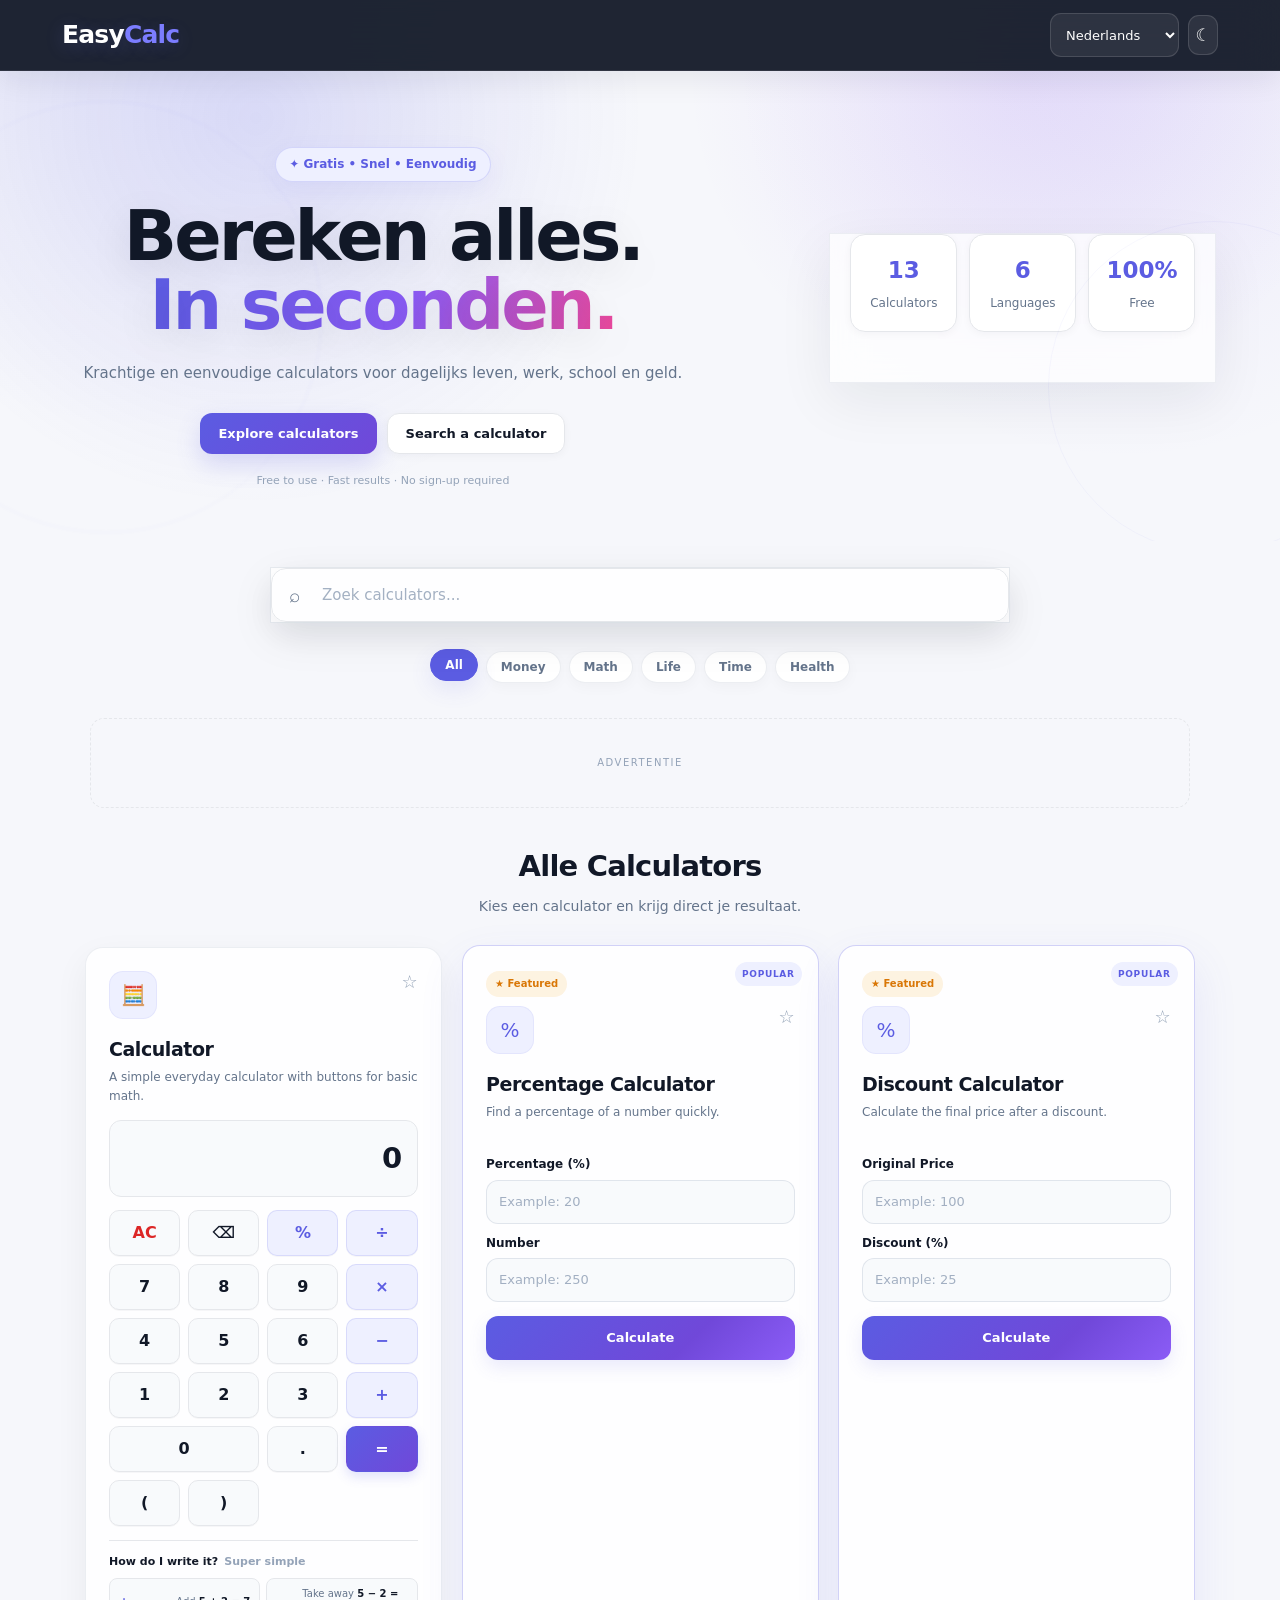
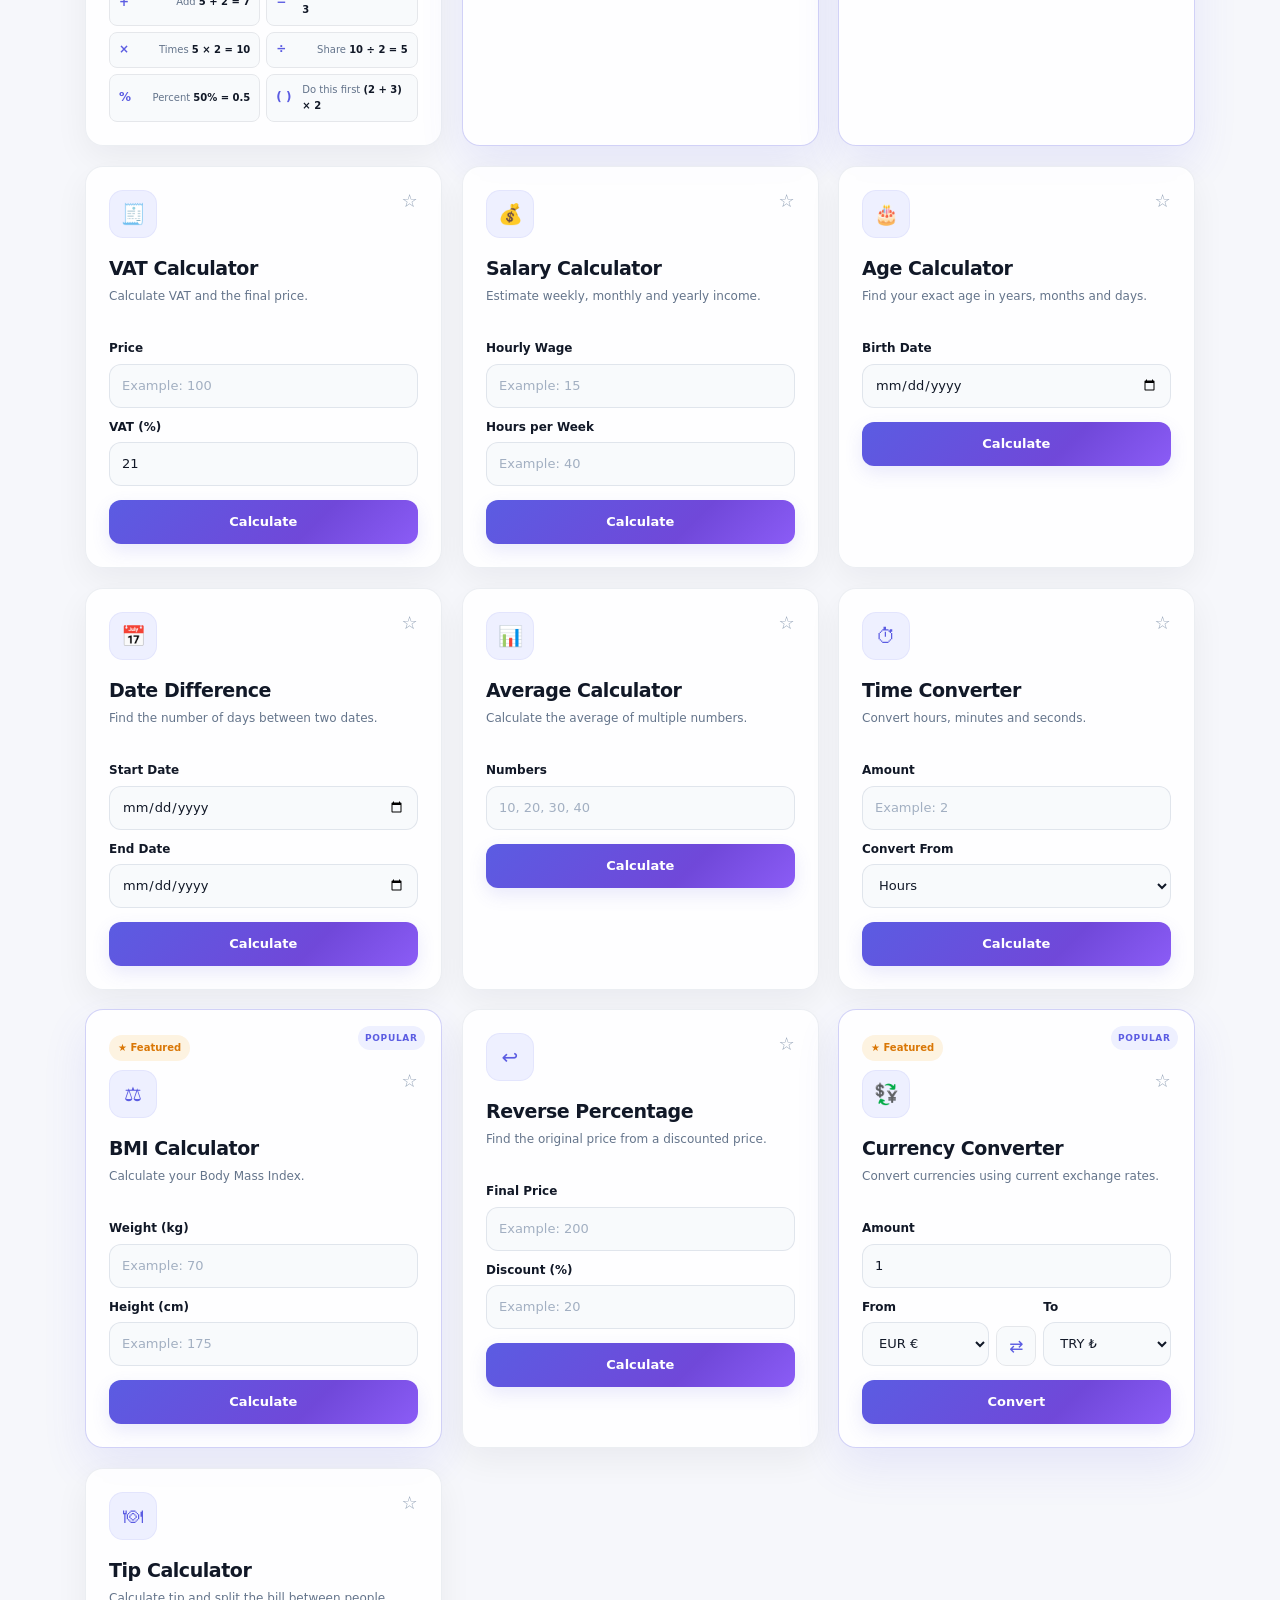
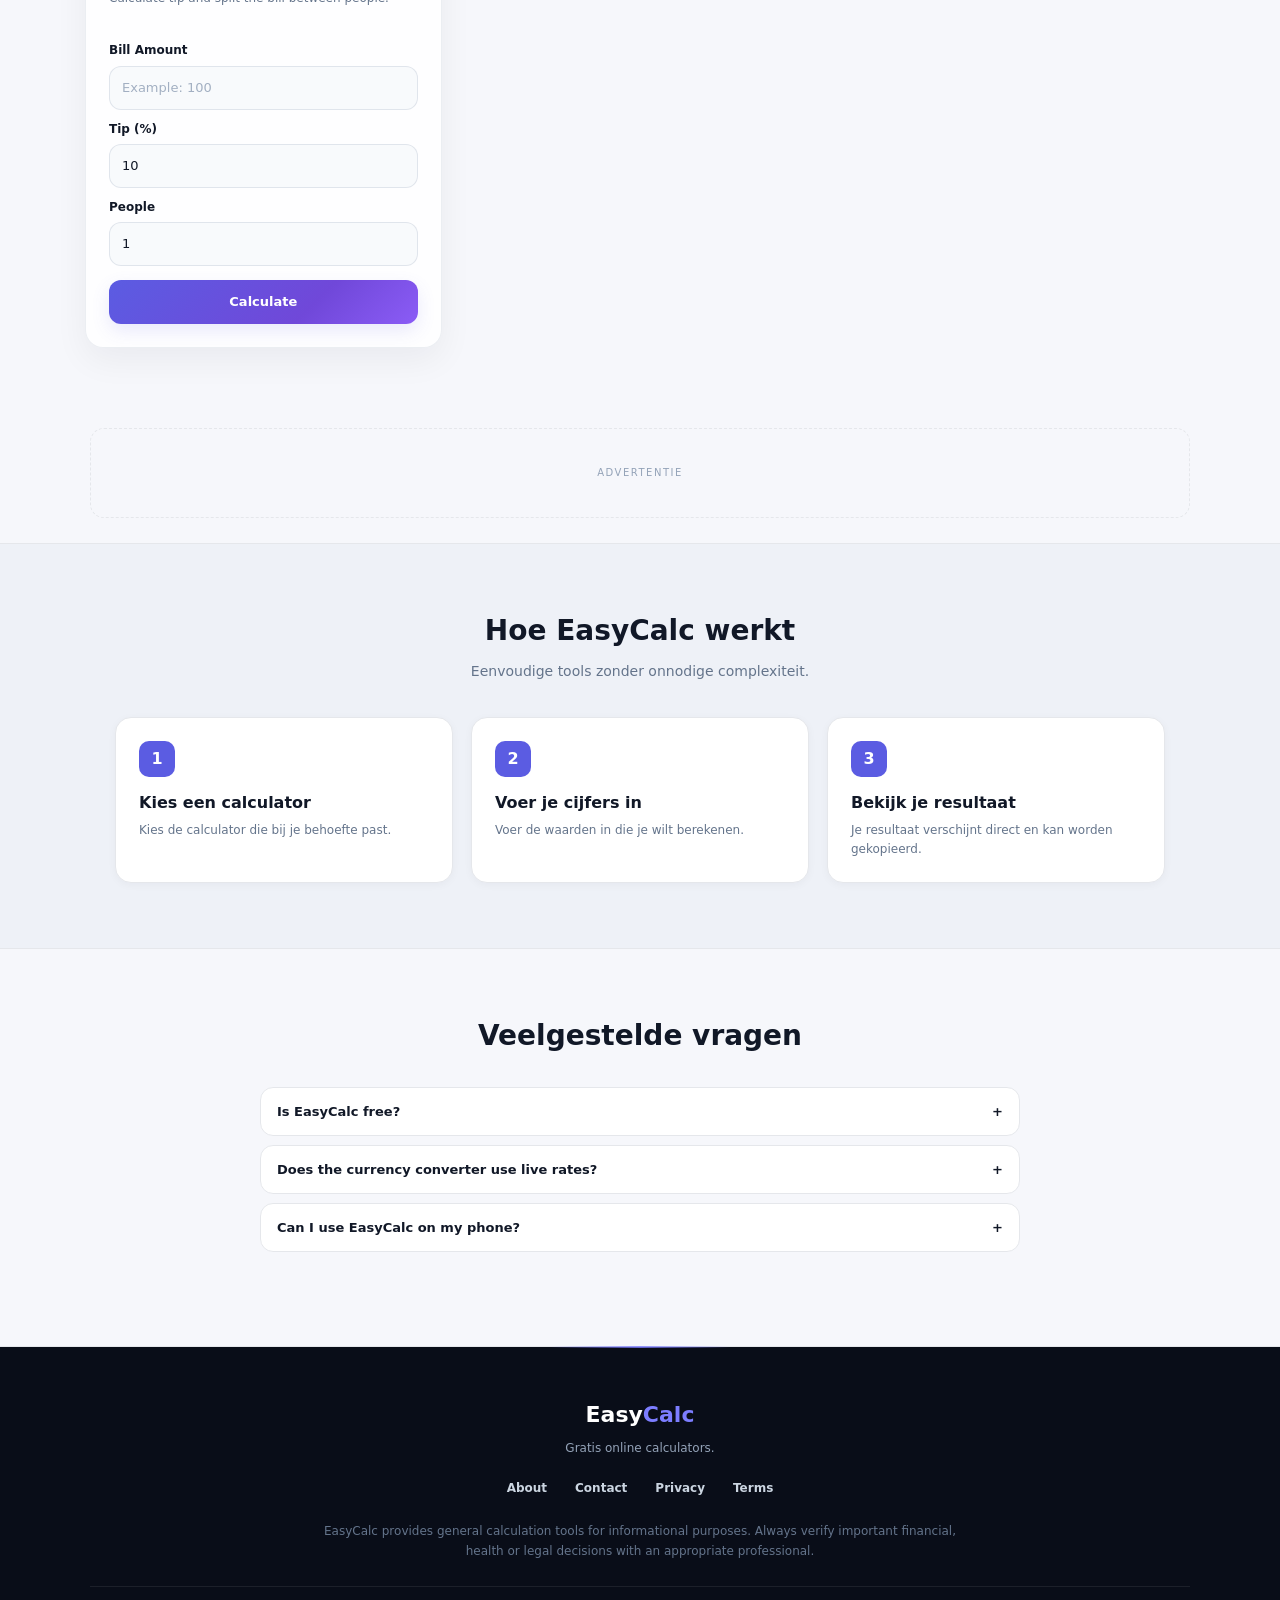
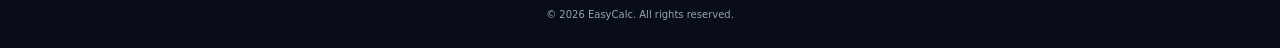
<file: final.html>
<!DOCTYPE html>
<html lang="en">
<head>
<meta charset="UTF-8">
<meta name="viewport" content="width=device-width, initial-scale=1.0">

<title>EasyCalc - Free Online Calculators</title>

<meta name="description" content="EasyCalc provides fast and free online calculators for percentages, discounts, VAT, salary, age, BMI, currency conversion and more.">
<meta name="keywords" content="calculator, online calculator, percentage calculator, discount calculator, VAT calculator, salary calculator, currency converter, BMI calculator">
<meta name="robots" content="index, follow">
<meta name="theme-color" content="#5b5ce2">
<meta name="application-name" content="EasyCalc">
<meta name="apple-mobile-web-app-title" content="EasyCalc">
<meta property="og:type" content="website">
<meta property="og:title" content="EasyCalc - Free Online Calculators">
<meta property="og:description" content="Fast, free and easy online calculators for everyday calculations.">
<meta property="og:site_name" content="EasyCalc">
<meta name="twitter:card" content="summary">
<meta name="twitter:title" content="EasyCalc - Free Online Calculators">
<meta name="twitter:description" content="Fast, free and easy online calculators for everyday calculations.">
<link rel="icon" href="data:image/svg+xml,%3Csvg xmlns='http://www.w3.org/2000/svg' viewBox='0 0 64 64'%3E%3Crect width='64' height='64' rx='16' fill='%235b5ce2'/%3E%3Ctext x='32' y='44' font-size='38' text-anchor='middle' fill='white' font-family='Arial' font-weight='700'%3E%E2%88%91%3C/text%3E%3C/svg%3E">

<script type="application/ld+json">
{
  "@context":"https://schema.org",
  "@type":"WebSite",
  "name":"EasyCalc",
  "description":"Free online calculators for everyday calculations.",
  "potentialAction":{
    "@type":"SearchAction",
    "target":"?q={search_term_string}",
    "query-input":"required name=search_term_string"
  }
}
</script>

<script type="application/ld+json">
{
  "@context":"https://schema.org",
  "@type":"FAQPage",
  "mainEntity":[
    {"@type":"Question","name":"Is EasyCalc free?","acceptedAnswer":{"@type":"Answer","text":"Yes. EasyCalc provides free online calculators for everyday calculations."}},
    {"@type":"Question","name":"Does the currency converter use current exchange rates?","acceptedAnswer":{"@type":"Answer","text":"Yes. The currency converter requests current exchange-rate data when you perform a conversion."}},
    {"@type":"Question","name":"Can I use EasyCalc on my phone?","acceptedAnswer":{"@type":"Answer","text":"Yes. EasyCalc is responsive and works on phones, tablets and desktop computers."}}
  ]
}
</script>

<script type="application/ld+json">
{
  "@context":"https://schema.org",
  "@type":"ItemList",
  "name":"EasyCalc Online Calculators",
  "itemListElement":[
    {"@type":"ListItem","position":1,"name":"Calculator"},
    {"@type":"ListItem","position":2,"name":"Percentage Calculator"},
    {"@type":"ListItem","position":3,"name":"Discount Calculator"},
    {"@type":"ListItem","position":4,"name":"VAT Calculator"},
    {"@type":"ListItem","position":5,"name":"Salary Calculator"},
    {"@type":"ListItem","position":6,"name":"Age Calculator"},
    {"@type":"ListItem","position":7,"name":"Date Calculator"},
    {"@type":"ListItem","position":8,"name":"Average Calculator"},
    {"@type":"ListItem","position":9,"name":"Time Calculator"},
    {"@type":"ListItem","position":10,"name":"BMI Calculator"},
    {"@type":"ListItem","position":11,"name":"Reverse Calculator"},
    {"@type":"ListItem","position":12,"name":"Currency Converter"},
    {"@type":"ListItem","position":13,"name":"Tip Calculator"}
  ]
}
</script>

<style>

/* =====================================================
   EASYCalc PRO
   ===================================================== */

* {
    margin: 0;
    padding: 0;
    box-sizing: border-box;
}

html {
    scroll-behavior: smooth;
}

:root {
    --bg: #f6f7fb;
    --bg-secondary: #eef1f7;
    --card: #ffffff;
    --card-hover: #ffffff;
    --text: #111827;
    --text-secondary: #64748b;
    --text-light: #94a3b8;
    --border: #e5e7eb;

    --primary: #5b5ce2;
    --primary-dark: #4546c7;
    --primary-light: #eef0ff;

    --green: #059669;
    --red: #dc2626;
    --orange: #ea580c;

    --header: rgba(17,24,39,0.94);
    --input: #f8fafc;

    --shadow-sm: 0 2px 8px rgba(15,23,42,.04);
    --shadow: 0 12px 35px rgba(15,23,42,.07);
    --shadow-lg: 0 25px 60px rgba(15,23,42,.12);

    --radius: 18px;
}

body.dark {
    --bg: #080d19;
    --bg-secondary: #0f172a;
    --card: #111827;
    --card-hover: #151f32;
    --text: #f8fafc;
    --text-secondary: #94a3b8;
    --text-light: #64748b;
    --border: #243044;

    --primary: #7475ff;
    --primary-dark: #8b8cff;
    --primary-light: rgba(116,117,255,.12);

    --header: rgba(5,9,18,.96);
    --input: #172235;

    --shadow-sm: 0 2px 8px rgba(0,0,0,.2);
    --shadow: 0 12px 35px rgba(0,0,0,.25);
    --shadow-lg: 0 25px 60px rgba(0,0,0,.35);
}

body {
    font-family:
        Inter,
        ui-sans-serif,
        system-ui,
        -apple-system,
        BlinkMacSystemFont,
        "Segoe UI",
        Arial,
        sans-serif;

    background: var(--bg);
    color: var(--text);
    line-height: 1.6;

    transition:
        background .4s ease,
        color .4s ease;
}

button,
input,
select {
    font-family: inherit;
}

button {
    cursor: pointer;
}

a {
    color: inherit;
    text-decoration: none;
}


/* =====================================================
   PAGE OPEN ANIMATION
   ===================================================== */

@keyframes pageFade {
    from {
        opacity: 0;
        transform: translateY(18px);
    }

    to {
        opacity: 1;
        transform: translateY(0);
    }
}

.hero,
.stats,
.search-area,
.categories,
.section,
.info-section,
.faq {
    animation: pageFade .7s ease both;
}


/* =====================================================
   HEADER
   ===================================================== */

header {
    position: sticky;
    top: 0;
    z-index: 1000;

    background: var(--header);

    backdrop-filter: blur(18px);

    border-bottom:
        1px solid rgba(255,255,255,.07);

    color: white;
}

.navbar {
    max-width: 1200px;
    min-height: 72px;
    margin: auto;
    padding: 0 22px;

    display: flex;
    align-items: center;
    justify-content: space-between;
    gap: 20px;
}

.logo {
    font-size: 25px;
    font-weight: 900;
    letter-spacing: -.9px;

    animation: logoAppear .8s ease;
}

@keyframes logoAppear {
    from {
        opacity: 0;
        transform: translateX(-20px);
    }

    to {
        opacity: 1;
        transform: translateX(0);
    }
}

.logo span {
    color: #7c7dff;
}

.logo:hover {
    animation: logoPulse .5s ease;
}

@keyframes logoPulse {
    50% {
        transform: scale(1.06);
    }
}

.nav-actions {
    display: flex;
    align-items: center;
    gap: 9px;
}

.language-select {
    border:
        1px solid rgba(255,255,255,.13);

    background:
        rgba(255,255,255,.07);

    color: white;

    border-radius: 11px;
    padding: 9px 11px;

    outline: none;
    cursor: pointer;

    transition: .25s;
}

.language-select:hover {
    transform: translateY(-2px);
    background: rgba(255,255,255,.13);
}

.language-select option {
    color: #111827;
}

.icon-button {
    width: 40px;
    height: 40px;

    border:
        1px solid rgba(255,255,255,.13);

    background:
        rgba(255,255,255,.07);

    color: white;

    border-radius: 11px;
    font-size: 17px;

    transition: .25s;
}

.icon-button:hover {
    background: rgba(255,255,255,.14);
    transform: rotate(12deg) scale(1.05);
}

.icon-button:active {
    transform: scale(.88);
}


/* =====================================================
   HERO
   ===================================================== */

.hero-wrapper {
    position: relative;
    overflow: hidden;

    background:
        radial-gradient(
            circle at 20% 10%,
            rgba(91,92,226,.13),
            transparent 35%
        ),
        radial-gradient(
            circle at 80% 0%,
            rgba(124,58,237,.10),
            transparent 30%
        );
}

.hero-wrapper::before,
.hero-wrapper::after {
    content: "";

    position: absolute;

    width: 220px;
    height: 220px;

    border-radius: 50%;

    border: 1px solid rgba(91,92,226,.08);

    pointer-events: none;
}

.hero-wrapper::before {
    top: 30px;
    left: -110px;

    animation: backgroundOrb 8s ease-in-out infinite;
}

.hero-wrapper::after {
    right: -100px;
    top: 150px;

    animation:
        backgroundOrb 10s ease-in-out infinite reverse;
}

@keyframes backgroundOrb {
    0%,100% {
        transform: translateY(0) scale(1);
    }

    50% {
        transform: translateY(-25px) scale(1.08);
    }
}

.hero {
    max-width: 1050px;
    margin: auto;

    padding:
        82px 20px 50px;

    text-align: center;
}

.hero-badge {
    display: inline-flex;
    align-items: center;
    gap: 7px;

    padding: 7px 13px;

    border-radius: 999px;

    background: var(--primary-light);
    color: var(--primary);

    font-size: 12px;
    font-weight: 800;

    margin-bottom: 20px;

    animation: badgeFloat 3s ease-in-out infinite;
}

@keyframes badgeFloat {
    0%,100% {
        transform: translateY(0);
    }

    50% {
        transform: translateY(-4px);
    }
}

.hero h1 {
    font-size: clamp(40px, 7vw, 70px);

    line-height: 1.02;
    letter-spacing: -3px;

    margin-bottom: 22px;

    font-weight: 900;

    animation: heroTitle .8s ease;
}

@keyframes heroTitle {
    from {
        opacity: 0;
        transform: translateY(20px) scale(.97);
    }

    to {
        opacity: 1;
        transform: translateY(0) scale(1);
    }
}

.hero h1 span {
    color: transparent;

    background:
        linear-gradient(
            90deg,
            #5b5ce2,
            #8b5cf6,
            #5b5ce2
        );

    background-size: 200% auto;

    background-clip: text;
    -webkit-background-clip: text;

    animation: gradientMove 4s linear infinite;
}

@keyframes gradientMove {
    to {
        background-position: 200% center;
    }
}

.hero p {
    max-width: 680px;
    margin: auto;

    color: var(--text-secondary);
    font-size: 17px;

    animation: pageFade 1s ease both;
}


/* =====================================================
   QUICK STATS
   ===================================================== */

.stats {
    max-width: 800px;
    margin: 15px auto 0;
    padding: 0 20px 50px;

    display: grid;
    grid-template-columns: repeat(3,1fr);
    gap: 12px;
}

.stat {
    background: var(--card);

    border:
        1px solid var(--border);

    border-radius: 15px;

    padding: 17px;

    text-align: center;

    box-shadow: var(--shadow-sm);

    transition:
        transform .3s ease,
        box-shadow .3s ease;
}

.stat:hover {
    transform: translateY(-5px);
    box-shadow: var(--shadow-lg);
}

.stat strong {
    display: block;
    font-size: 23px;
    color: var(--primary);
}

.stat span {
    color: var(--text-secondary);
    font-size: 12px;
}


/* =====================================================
   SEARCH
   ===================================================== */

.search-area {
    max-width: 780px;
    margin: 0 auto 28px;
    padding: 0 20px;
}

.search-box {
    position: relative;
}

.search-box input {
    width: 100%;

    padding:
        17px 20px 17px 50px;

    border:
        1px solid var(--border);

    border-radius: 15px;

    background: var(--card);
    color: var(--text);

    outline: none;

    font-size: 15px;

    box-shadow: var(--shadow);

    transition: .3s;
}

.search-box input:focus {
    border-color: var(--primary);

    box-shadow:
        0 0 0 4px
        rgba(91,92,226,.10);

    transform: scale(1.01);
}

.search-icon {
    position: absolute;

    left: 18px;
    top: 50%;

    transform: translateY(-50%);

    color: var(--text-secondary);
    font-size: 19px;

    transition: .3s;
}

.search-box:focus-within .search-icon {
    color: var(--primary);
    transform:
        translateY(-50%)
        scale(1.15)
        rotate(-10deg);
}


/* =====================================================
   CATEGORIES
   ===================================================== */

.categories {
    max-width: 1100px;
    margin: 0 auto 35px;
    padding: 0 20px;

    display: flex;
    justify-content: center;
    flex-wrap: wrap;
    gap: 8px;
}

.category-btn {
    border:
        1px solid var(--border);

    background: var(--card);
    color: var(--text-secondary);

    padding: 8px 14px;

    border-radius: 999px;

    font-size: 12px;
    font-weight: 700;

    transition: .25s;
}

.category-btn:hover {
    transform: translateY(-3px);
}

.category-btn:hover,
.category-btn.active {
    background: var(--primary);
    border-color: var(--primary);
    color: white;

    box-shadow:
        0 7px 18px
        rgba(91,92,226,.20);
}

.category-btn:active {
    transform: scale(.94);
}


/* =====================================================
   AD
   ===================================================== */

.ad {
    max-width: 1100px;
    min-height: 90px;

    margin: 25px auto;

    border:
        1px dashed var(--border);

    border-radius: 14px;

    display: flex;
    justify-content: center;
    align-items: center;

    color: var(--text-light);

    font-size: 10px;
    letter-spacing: 1.5px;

    transition: .3s;
}

.ad:hover {
    border-color: var(--primary);
    color: var(--primary);
}


/* =====================================================
   SECTION
   ===================================================== */

.section {
    max-width: 1150px;
    margin: auto;

    padding: 10px 20px 55px;
}

.section-title {
    text-align: center;
    margin-bottom: 28px;
}

.section-title h2 {
    font-size: 29px;
    letter-spacing: -.8px;
}

.section-title p {
    margin-top: 5px;
    color: var(--text-secondary);
    font-size: 14px;
}


/* =====================================================
   CALCULATOR GRID
   ===================================================== */

.calculator-grid {
    display: grid;
    grid-template-columns: repeat(3,1fr);
    gap: 20px;
}


/* =====================================================
   CARD
   ===================================================== */

.card {
    position: relative;

    background: var(--card);

    border:
        1px solid var(--border);

    border-radius: var(--radius);

    padding: 23px;

    box-shadow: var(--shadow);

    transition:
        transform .3s ease,
        box-shadow .3s ease,
        border-color .3s ease;

    overflow: hidden;

    animation: cardEnter .55s ease both;
}

@keyframes cardEnter {
    from {
        opacity: 0;
        transform:
            translateY(25px)
            scale(.97);
    }

    to {
        opacity: 1;
        transform:
            translateY(0)
            scale(1);
    }
}

.card:nth-child(1) { animation-delay: .03s; }
.card:nth-child(2) { animation-delay: .06s; }
.card:nth-child(3) { animation-delay: .09s; }
.card:nth-child(4) { animation-delay: .12s; }
.card:nth-child(5) { animation-delay: .15s; }
.card:nth-child(6) { animation-delay: .18s; }
.card:nth-child(7) { animation-delay: .21s; }
.card:nth-child(8) { animation-delay: .24s; }
.card:nth-child(9) { animation-delay: .27s; }
.card:nth-child(10) { animation-delay: .30s; }
.card:nth-child(11) { animation-delay: .33s; }
.card:nth-child(12) { animation-delay: .36s; }

.card::before {
    content: "";

    position: absolute;

    top: 0;
    left: 0;
    right: 0;

    height: 3px;

    background:
        linear-gradient(
            90deg,
            #5b5ce2,
            #8b5cf6
        );

    opacity: 0;

    transition: .3s;
}

.card:hover {
    transform:
        translateY(-7px)
        scale(1.01);

    box-shadow:
        var(--shadow-lg);

    border-color:
        rgba(91,92,226,.35);
}

.card:hover::before {
    opacity: 1;
}

.card-top {
    display: flex;
    align-items: flex-start;
    justify-content: space-between;
    gap: 10px;
}

.card-icon {
    width: 45px;
    height: 45px;

    border-radius: 13px;

    background: var(--primary-light);
    color: var(--primary);

    display: flex;
    justify-content: center;
    align-items: center;

    font-size: 20px;

    margin-bottom: 15px;

    transition: .25s;
}

.card:hover .card-icon {
    animation: iconBounce .55s ease;
}

@keyframes iconBounce {
    0% {
        transform: scale(1) rotate(0);
    }

    35% {
        transform:
            scale(1.18)
            rotate(-6deg);
    }

    65% {
        transform:
            scale(.94)
            rotate(5deg);
    }

    100% {
        transform:
            scale(1)
            rotate(0);
    }
}

.favorite {
    border: none;
    background: transparent;

    color: var(--text-light);

    font-size: 18px;

    transition: .25s;
}

.favorite:hover {
    color: #f59e0b;
    transform: scale(1.2) rotate(10deg);
}

.favorite.active {
    color: #f59e0b;
}

.favorite.favorite-pop {
    animation: favoritePop .5s ease;
}

@keyframes favoritePop {
    0% {
        transform: scale(1);
    }

    45% {
        transform:
            scale(1.6)
            rotate(12deg);
    }

    100% {
        transform: scale(1);
    }
}

.card h3 {
    font-size: 18px;
    letter-spacing: -.3px;
    margin-bottom: 4px;
}

.card-description {
    color: var(--text-secondary);

    font-size: 12px;

    min-height: 38px;

    margin-bottom: 14px;
}

label {
    display: block;

    font-size: 12px;
    font-weight: 700;

    margin: 10px 0 5px;
}

input,
select {
    width: 100%;

    padding: 11px 12px;

    border:
        1px solid var(--border);

    border-radius: 10px;

    background: var(--input);
    color: var(--text);

    outline: none;

    font-size: 13px;

    transition: .25s;
}

input:hover,
select:hover {
    border-color:
        rgba(91,92,226,.35);
}

input:focus,
select:focus {
    border-color: var(--primary);

    box-shadow:
        0 0 0 3px
        rgba(91,92,226,.08);

    transform: translateY(-1px);
}

.calculate {
    width: 100%;

    margin-top: 14px;

    padding: 12px;

    border: none;

    border-radius: 10px;

    background:
        linear-gradient(
            135deg,
            var(--primary),
            #7048d9
        );

    color: white;

    font-size: 13px;
    font-weight: 800;

    transition: .2s;

    position: relative;
    overflow: hidden;
}

.calculate:hover {
    transform:
        translateY(-2px);

    filter: brightness(1.07);

    box-shadow:
        0 8px 20px
        rgba(91,92,226,.22);
}

.calculate:active {
    transform: scale(.96);
}

.calculate.ripple::after {
    content: "";

    position: absolute;

    width: 20px;
    height: 20px;

    border-radius: 50%;

    background:
        rgba(255,255,255,.5);

    left: 50%;
    top: 50%;

    transform:
        translate(-50%,-50%)
        scale(0);

    animation: ripple .6s ease-out;
}

@keyframes ripple {
    to {
        transform:
            translate(-50%,-50%)
            scale(15);

        opacity: 0;
    }
}

.result {
    display: none;

    margin-top: 13px;

    padding: 13px;

    border-radius: 10px;

    background:
        rgba(5,150,105,.08);

    border:
        1px solid
        rgba(5,150,105,.18);

    color: var(--green);

    font-size: 13px;
    font-weight: 800;

    word-break: break-word;
}

.result.result-show {
    animation:
        resultPop
        .5s
        cubic-bezier(.2,.8,.2,1);
}

@keyframes resultPop {
    0% {
        opacity: 0;
        transform:
            translateY(12px)
            scale(.90);
    }

    65% {
        transform:
            translateY(-3px)
            scale(1.02);
    }

    100% {
        opacity: 1;
        transform:
            translateY(0)
            scale(1);
    }
}

.result-number {
    display: inline-block;

    animation:
        numberPop
        .6s
        ease;
}

@keyframes numberPop {
    0% {
        transform: scale(.5);
        opacity: 0;
    }

    70% {
        transform: scale(1.12);
    }

    100% {
        transform: scale(1);
        opacity: 1;
    }
}

.copy-btn {
    display: none;

    width: 100%;

    margin-top: 7px;

    padding: 8px;

    border:
        1px solid var(--border);

    background: transparent;

    color: var(--text-secondary);

    border-radius: 9px;

    font-size: 11px;
    font-weight: 700;

    transition: .2s;
}

.copy-btn:hover {
    background: var(--input);
    transform: translateY(-1px);
}


/* =====================================================
   CURRENCY
   ===================================================== */

.currency-row {
    display: grid;

    grid-template-columns:
        1fr 40px 1fr;

    gap: 7px;

    align-items: end;
}

.swap-button {
    height: 40px;

    border:
        1px solid var(--border);

    background: var(--input);

    color: var(--primary);

    border-radius: 10px;

    font-size: 17px;

    transition: .25s;
}

.swap-button:hover {
    background: var(--primary);
    color: white;

    transform:
        rotate(180deg)
        scale(1.05);
}

.swap-button:active {
    transform:
        rotate(180deg)
        scale(.9);
}

.rate-info {
    display: none;

    margin-top: 9px;

    color: var(--text-secondary);

    font-size: 10px;
}


/* =====================================================
   FAVORITES
   ===================================================== */

.favorites-section {
    max-width: 1150px;
    margin: auto;

    padding: 0 20px 30px;

    display: none;
}

.favorites-section.show {
    display: block;

    animation: pageFade .5s ease;
}

.favorite-box {
    background: var(--primary-light);

    border:
        1px solid
        rgba(91,92,226,.15);

    border-radius: 15px;

    padding: 18px;
}

.favorite-box h3 {
    font-size: 16px;
    margin-bottom: 10px;
}

.favorite-list {
    display: flex;
    flex-wrap: wrap;
    gap: 8px;
}

.favorite-item {
    border: none;

    background: var(--card);
    color: var(--text);

    border-radius: 9px;

    padding: 8px 12px;

    font-size: 11px;
    font-weight: 700;

    transition: .25s;
}

.favorite-item:hover {
    transform: translateY(-3px);
    box-shadow: var(--shadow);
}


/* =====================================================
   HOW IT WORKS
   ===================================================== */

.info-section {
    background: var(--bg-secondary);

    border-top:
        1px solid var(--border);

    border-bottom:
        1px solid var(--border);

    padding: 65px 20px;
}

.info-inner {
    max-width: 1050px;
    margin: auto;
}

.info-title {
    text-align: center;
    margin-bottom: 35px;
}

.info-title h2 {
    font-size: 28px;
    margin-bottom: 6px;
}

.info-title p {
    color: var(--text-secondary);
    font-size: 14px;
}

.info-grid {
    display: grid;

    grid-template-columns:
        repeat(3,1fr);

    gap: 18px;
}

.info-card {
    background: var(--card);

    border:
        1px solid var(--border);

    border-radius: 16px;

    padding: 23px;

    box-shadow: var(--shadow-sm);

    transition: .3s;
}

.info-card:hover {
    transform: translateY(-5px);
    box-shadow: var(--shadow);
}

.info-number {
    width: 36px;
    height: 36px;

    border-radius: 10px;

    background: var(--primary);

    color: white;

    display: flex;
    align-items: center;
    justify-content: center;

    font-weight: 800;

    margin-bottom: 13px;

    transition: .3s;
}

.info-card:hover .info-number {
    transform:
        rotate(360deg)
        scale(1.1);
}

.info-card h3 {
    font-size: 16px;
    margin-bottom: 5px;
}

.info-card p {
    color: var(--text-secondary);
    font-size: 12px;
}


/* =====================================================
   FAQ
   ===================================================== */

.faq {
    max-width: 800px;
    margin: auto;

    padding: 65px 20px;
}

.faq-title {
    text-align: center;
    margin-bottom: 28px;
}

.faq-title h2 {
    font-size: 28px;
}

.faq-item {
    border:
        1px solid var(--border);

    background: var(--card);

    border-radius: 13px;

    margin-bottom: 9px;

    overflow: hidden;

    transition: .25s;
}

.faq-item:hover {
    border-color:
        rgba(91,92,226,.35);
}

.faq-question {
    width: 100%;

    padding: 16px;

    border: none;

    background: transparent;

    color: var(--text);

    text-align: left;

    display: flex;

    justify-content: space-between;
    align-items: center;

    font-weight: 700;
    font-size: 13px;
}

.faq-question span:last-child {
    transition: .3s;
}

.faq-item.open .faq-question span:last-child {
    transform: rotate(45deg);
}

.faq-answer {
    display: none;

    padding:
        0 16px 16px;

    color: var(--text-secondary);

    font-size: 12px;

    animation: answerOpen .3s ease;
}

@keyframes answerOpen {
    from {
        opacity: 0;
        transform: translateY(-5px);
    }

    to {
        opacity: 1;
        transform: translateY(0);
    }
}

.faq-item.open .faq-answer {
    display: block;
}


/* =====================================================
   FOOTER
   ===================================================== */

footer {
    background: #090d18;

    color: #94a3b8;

    padding: 50px 20px 25px;
}

.footer-inner {
    max-width: 1100px;
    margin: auto;

    text-align: center;
}

.footer-logo {
    font-size: 22px;
    font-weight: 900;

    color: white;

    margin-bottom: 7px;
}

.footer-logo span {
    color: #7c7dff;
}

.footer-inner p {
    font-size: 12px;
}

.footer-bottom {
    border-top:
        1px solid rgba(255,255,255,.08);

    margin-top: 25px;

    padding-top: 20px;

    font-size: 10px;
}


/* =====================================================
   TOAST
   ===================================================== */

.toast {
    position: fixed;

    bottom: 25px;
    left: 50%;

    transform:
        translate(-50%, 100px);

    background: #111827;
    color: white;

    padding: 11px 16px;

    border-radius: 10px;

    font-size: 12px;
    font-weight: 700;

    z-index: 5000;

    opacity: 0;

    transition: .3s;
}

.toast.show {
    transform:
        translate(-50%, 0);

    opacity: 1;
}


/* =====================================================
   TOP BUTTON
   ===================================================== */

#topButton {
    position: fixed;

    right: 20px;
    bottom: 20px;

    width: 40px;
    height: 40px;

    border: none;

    border-radius: 12px;

    background: var(--primary);

    color: white;

    display: none;

    z-index: 1000;

    box-shadow: var(--shadow);

    transition: .25s;
}

#topButton:hover {
    transform:
        translateY(-4px)
        scale(1.05);
}


/* =====================================================
   ANIMATION PARTICLES
   ===================================================== */

.animation-layer {
    position: fixed;

    inset: 0;

    pointer-events: none;

    overflow: hidden;

    z-index: 9999;
}

.float-item {
    position: absolute;

    font-size: 26px;

    pointer-events: none;

    animation:
        floatAway
        1.6s
        cubic-bezier(.2,.7,.2,1)
        forwards;
}

@keyframes floatAway {
    0% {
        opacity: 0;

        transform:
            translate(0,0)
            scale(.3)
            rotate(0deg);
    }

    15% {
        opacity: 1;

        transform:
            translate(0,-15px)
            scale(1.1)
            rotate(0deg);
    }

    100% {
        opacity: 0;

        transform:
            translate(var(--x),var(--y))
            scale(.65)
            rotate(var(--rotation));
    }
}


/* =====================================================
   MONEY ANIMATION
   ===================================================== */

.money-item {
    position: absolute;

    font-size: 27px;

    animation:
        moneyFly
        1.7s
        cubic-bezier(.2,.7,.2,1)
        forwards;
}

@keyframes moneyFly {
    0% {
        opacity: 0;

        transform:
            translate(0,0)
            scale(.3)
            rotate(0deg);
    }

    15% {
        opacity: 1;

        transform:
            translate(0,-20px)
            scale(1.1)
            rotate(-10deg);
    }

    100% {
        opacity: 0;

        transform:
            translate(
                var(--money-x),
                var(--money-y)
            )
            scale(.65)
            rotate(var(--money-rotate));
    }
}


/* =====================================================
   CELEBRATION BURST
   ===================================================== */

.burst-item {
    position: absolute;

    font-size: 22px;

    animation:
        burst
        1.2s
        ease-out
        forwards;
}

@keyframes burst {
    0% {
        opacity: 1;

        transform:
            translate(-50%,-50%)
            scale(.2);
    }

    100% {
        opacity: 0;

        transform:
            translate(
                var(--bx),
                var(--by)
            )
            scale(1);
    }
}


/* =====================================================
   SPECIAL ICON ANIMATIONS
   ===================================================== */

.special-spin {
    animation:
        specialSpin
        .8s
        ease;
}

@keyframes specialSpin {
    0% {
        transform: rotate(0) scale(1);
    }

    50% {
        transform:
            rotate(180deg)
            scale(1.25);
    }

    100% {
        transform:
            rotate(360deg)
            scale(1);
    }
}

.special-shake {
    animation:
        specialShake
        .6s
        ease;
}

@keyframes specialShake {
    0%,100% {
        transform: translateX(0);
    }

    20% {
        transform: translateX(-5px) rotate(-4deg);
    }

    40% {
        transform: translateX(5px) rotate(4deg);
    }

    60% {
        transform: translateX(-4px);
    }

    80% {
        transform: translateX(4px);
    }
}

.special-flip {
    animation:
        specialFlip
        .8s
        ease;
}

@keyframes specialFlip {
    0% {
        transform:
            rotateX(0);
    }

    50% {
        transform:
            rotateX(180deg);
        }

    100% {
        transform:
            rotateX(360deg);
    }
}


/* =====================================================
   SEARCH CARD TRANSITION
   ===================================================== */

.calculator-card.search-match {
    animation:
        searchMatch
        .35s
        ease;
}

@keyframes searchMatch {
    0% {
        transform: scale(.96);
        opacity: .5;
    }

    100% {
        transform: scale(1);
        opacity: 1;
    }
}

.hidden {
    display: none !important;
}


/* =====================================================
   REDUCED MOTION
   ===================================================== */

@media (prefers-reduced-motion: reduce) {
    *,
    *::before,
    *::after {
        animation-duration: .01ms !important;
        animation-iteration-count: 1 !important;
        transition-duration: .01ms !important;
    }
}


/* =====================================================
   RESPONSIVE
   ===================================================== */


/* =====================================================
   STANDARD CALCULATOR
   ===================================================== */
.standard-calculator{margin-top:2px}.calc-display{width:100%;min-height:72px;padding:14px 15px;margin:3px 0 13px;border-radius:12px;border:1px solid var(--border);background:var(--input);color:var(--text);text-align:right;font-size:29px;font-weight:800;letter-spacing:-.6px;overflow-x:auto;white-space:nowrap;scrollbar-width:thin}.calc-display.flash{animation:calculatorDisplayFlash .26s ease}@keyframes calculatorDisplayFlash{0%{transform:scale(1);opacity:.72}50%{transform:scale(1.035);opacity:1}100%{transform:scale(1);opacity:1}}.calc-keypad{display:grid;grid-template-columns:repeat(4,1fr);gap:8px}.calc-key{min-height:46px;border:1px solid var(--border);border-radius:10px;background:var(--input);color:var(--text);font-size:16px;font-weight:800;transition:transform .16s ease,box-shadow .16s ease,background .16s ease;position:relative;overflow:hidden;box-shadow:0 1px 0 rgba(15,23,42,.03)}.calc-key:hover{transform:translateY(-1px);box-shadow:0 5px 12px rgba(15,23,42,.07)}.calc-key:active{transform:translateY(1px) scale(.96);box-shadow:none}.calc-key.operator{background:var(--primary-light);color:var(--primary);border-color:rgba(91,92,226,.15)}.calc-key.equals{background:linear-gradient(135deg,var(--primary),#7048d9);color:#fff;border-color:transparent;box-shadow:0 5px 12px rgba(91,92,226,.18)}.calc-key.danger{color:var(--red)}.calc-key.zero{grid-column:span 2}.formula-guide{margin-top:14px;padding-top:12px;border-top:1px solid var(--border)}.formula-guide-title{font-size:11px;font-weight:800;color:var(--text);margin-bottom:8px;display:flex;align-items:center;gap:6px}.formula-guide-title span{color:var(--text-light);font-weight:700}.formula-list{display:grid;grid-template-columns:repeat(2,1fr);gap:6px}.formula-item{display:flex;align-items:center;justify-content:space-between;gap:8px;padding:7px 9px;border:1px solid var(--border);border-radius:8px;background:var(--input);font-size:10px;color:var(--text-secondary)}.formula-item strong{font-size:12px;color:var(--primary);font-weight:900;min-width:18px}.formula-example{color:var(--text);font-weight:700}.calculator-card[data-animation="calculator"].calculator-success{animation:calculatorSuccess .5s ease}@keyframes calculatorSuccess{0%{box-shadow:var(--shadow)}45%{box-shadow:0 0 0 4px rgba(91,92,226,.10),var(--shadow-lg)}100%{box-shadow:var(--shadow)}}@media(max-width:650px){.formula-list{grid-template-columns:1fr 1fr}.formula-item{padding:7px 8px;font-size:9.5px}}

@media(max-width:950px) {

    .calculator-grid {
        grid-template-columns:
            repeat(2,1fr);
    }

    .info-grid {
        grid-template-columns:
            repeat(2,1fr);
    }
}

@media(max-width:650px) {

    .navbar {
        padding: 0 14px;
    }

    .logo {
        font-size: 21px;
    }

    .language-select {
        max-width: 105px;
    }

    .hero {
        padding:
            55px 18px 35px;
    }

    .hero h1 {
        font-size: 42px;
        letter-spacing: -2px;
    }

    .hero p {
        font-size: 14px;
    }

    .stats {
        grid-template-columns:
            repeat(3,1fr);

        padding:
            0 14px 35px;
    }

    .stat {
        padding: 12px 5px;
    }

    .stat strong {
        font-size: 18px;
    }

    .stat span {
        font-size: 9px;
    }

    .calculator-grid {
        grid-template-columns: 1fr;
    }

    .info-grid {
        grid-template-columns: 1fr;
    }

    .currency-row {
        grid-template-columns: 1fr;
    }

    .swap-button {
        width: 100%;
    }

    .nav-actions {
        gap: 5px;
    }

    .icon-button {
        width: 37px;
        height: 37px;
    }

    .float-item,
    .money-item {
        font-size: 22px;
    }
}



/* =====================================================
   EASYCALC DESIGN POLISH v2
   Visual-only enhancement layer
   ===================================================== */

body {
    background:
        radial-gradient(circle at 12% 0%, rgba(91,92,226,.10), transparent 30%),
        radial-gradient(circle at 88% 8%, rgba(124,92,246,.08), transparent 28%),
        var(--bg);
    background-attachment: fixed;
}

body.dark {
    background:
        radial-gradient(circle at 12% 0%, rgba(116,117,255,.13), transparent 30%),
        radial-gradient(circle at 88% 8%, rgba(139,92,246,.10), transparent 28%),
        var(--bg);
}

header {
    backdrop-filter: blur(18px) saturate(150%);
    -webkit-backdrop-filter: blur(18px) saturate(150%);
    border-bottom: 1px solid rgba(255,255,255,.08);
    box-shadow: 0 8px 30px rgba(15,23,42,.08);
}

.navbar {
    min-height: 70px;
}

.logo {
    letter-spacing: -.8px;
    text-shadow: 0 4px 20px rgba(124,125,255,.20);
}

.hero-wrapper {
    overflow: hidden;
}

.hero-wrapper::before {
    width: 430px;
    height: 430px;
    filter: blur(2px);
    opacity: .7;
}

.hero-wrapper::after {
    width: 330px;
    height: 330px;
    opacity: .55;
}

.hero {
    position: relative;
    padding-top: 76px;
    padding-bottom: 52px;
}

.hero-badge {
    border: 1px solid rgba(91,92,226,.18);
    box-shadow: 0 8px 25px rgba(91,92,226,.08);
    backdrop-filter: blur(10px);
}

.hero h1 {
    font-size: clamp(42px, 6vw, 70px);
    line-height: .98;
    letter-spacing: -3px;
    text-shadow: 0 12px 40px rgba(15,23,42,.10);
}

.hero h1 span {
    background: linear-gradient(110deg, var(--primary), #8b5cf6 55%, #ec4899);
    -webkit-background-clip: text;
    background-clip: text;
    color: transparent;
}

.hero p {
    max-width: 680px;
    font-size: 15px;
    line-height: 1.7;
}

.stats {
    position: relative;
    margin-top: 4px;
    border: 1px solid rgba(148,163,184,.16);
    background: rgba(255,255,255,.72);
    box-shadow: 0 18px 55px rgba(15,23,42,.07);
    backdrop-filter: blur(18px);
    -webkit-backdrop-filter: blur(18px);
}

body.dark .stats {
    background: rgba(17,24,39,.72);
    border-color: rgba(148,163,184,.13);
}

.search-area {
    position: relative;
    z-index: 2;
    padding-top: 26px;
}

.search-box {
    border: 1px solid rgba(148,163,184,.22);
    background: rgba(255,255,255,.86);
    box-shadow: 0 14px 45px rgba(15,23,42,.07);
    backdrop-filter: blur(16px);
    -webkit-backdrop-filter: blur(16px);
    transition: .25s ease;
}

body.dark .search-box {
    background: rgba(17,24,39,.82);
}

.search-box:focus-within {
    transform: translateY(-2px);
    box-shadow: 0 18px 50px rgba(91,92,226,.13);
    border-color: rgba(91,92,226,.42);
}

.search-box input {
    background: transparent;
}

.category-btn {
    border: 1px solid rgba(148,163,184,.18);
    box-shadow: 0 4px 14px rgba(15,23,42,.03);
    transition: .22s ease;
}

.category-btn:hover,
.category-btn.active {
    box-shadow: 0 8px 22px rgba(91,92,226,.12);
    transform: translateY(-2px);
}

.calculator-grid {
    gap: 20px;
}

.card {
    border: 1px solid rgba(148,163,184,.18);
    background: rgba(255,255,255,.88);
    box-shadow: 0 12px 34px rgba(15,23,42,.055);
    backdrop-filter: blur(12px);
    -webkit-backdrop-filter: blur(12px);
    transition:
        transform .28s cubic-bezier(.2,.8,.2,1),
        box-shadow .28s ease,
        border-color .28s ease,
        background .28s ease;
}

body.dark .card {
    background: rgba(17,24,39,.90);
    border-color: rgba(148,163,184,.13);
}

.card:hover {
    transform: translateY(-8px);
    box-shadow: 0 24px 55px rgba(15,23,42,.13);
}

body.dark .card:hover {
    box-shadow: 0 24px 55px rgba(0,0,0,.32);
}

.card::before {
    height: 4px;
    background: linear-gradient(90deg, var(--primary), #8b5cf6, #ec4899);
}

.card-icon {
    width: 48px;
    height: 48px;
    border-radius: 14px;
    box-shadow: inset 0 0 0 1px rgba(91,92,226,.07);
}

.card h3 {
    font-size: 19px;
    letter-spacing: -.45px;
}

.card-description {
    line-height: 1.55;
}

input,
select {
    min-height: 44px;
    border-radius: 12px;
    border-color: rgba(148,163,184,.24);
}

input::placeholder {
    color: var(--text-light);
    opacity: .85;
}

.calculate {
    min-height: 44px;
    border-radius: 12px;
    background: linear-gradient(135deg, var(--primary), #7048d9 65%, #8b5cf6);
    box-shadow: 0 7px 18px rgba(91,92,226,.13);
}

.calculate:hover {
    box-shadow: 0 12px 28px rgba(91,92,226,.23);
}

.result {
    border-radius: 12px;
    padding: 14px;
    box-shadow: inset 0 1px 0 rgba(255,255,255,.35);
}

.copy-btn {
    border-radius: 10px;
    transition: .2s ease;
}

.copy-btn:hover {
    border-color: rgba(91,92,226,.35);
    color: var(--primary);
    background: var(--primary-light);
}

footer {
    position: relative;
    margin-top: 70px;
    border-top: 1px solid rgba(148,163,184,.10);
}

footer::before {
    content: "";
    position: absolute;
    top: -1px;
    left: 50%;
    width: 180px;
    height: 2px;
    transform: translateX(-50%);
    background: linear-gradient(90deg, transparent, #7c7dff, transparent);
    opacity: .8;
}

@media (max-width: 700px) {
    .hero {
        padding-top: 54px;
        padding-bottom: 36px;
    }

    .hero h1 {
        font-size: clamp(38px, 12vw, 54px);
        letter-spacing: -2px;
    }

    .calculator-grid {
        gap: 15px;
    }

    .card {
        border-radius: 16px;
    }
}

@media (prefers-reduced-motion: reduce) {
    *, *::before, *::after {
        scroll-behavior: auto !important;
        animation-duration: .01ms !important;
        animation-iteration-count: 1 !important;
        transition-duration: .01ms !important;
    }
}


/* =====================================================
   STAGE 3: HOMEPAGE / BRAND POLISH
   ===================================================== */
.hero-wrapper { min-height: 430px; display:flex; align-items:center; }
.hero { position:relative; z-index:1; }
.hero-actions { display:flex; justify-content:center; gap:10px; margin-top:26px; flex-wrap:wrap; }
.hero-cta { border:0; border-radius:12px; padding:12px 18px; font-weight:800; font-size:13px; background:linear-gradient(135deg,var(--primary),#7048d9); color:#fff; box-shadow:0 10px 25px rgba(91,92,226,.2); transition:.25s; }
.hero-cta:hover { transform:translateY(-3px); filter:brightness(1.06); }
.hero-cta.secondary { background:var(--card); color:var(--text); border:1px solid var(--border); box-shadow:var(--shadow-sm); }
.hero-trust { margin-top:18px; color:var(--text-light); font-size:11px; }
.featured-label { display:inline-flex; align-items:center; gap:6px; padding:5px 9px; border-radius:999px; background:rgba(245,158,11,.12); color:#d97706; font-size:10px; font-weight:900; margin-bottom:9px; }
.card.featured { border-color:rgba(91,92,226,.28); box-shadow:0 18px 45px rgba(91,92,226,.11); }
.card.featured::after { content:"POPULAR"; position:absolute; right:16px; top:16px; font-size:9px; font-weight:900; letter-spacing:.7px; color:var(--primary); background:var(--primary-light); padding:5px 7px; border-radius:999px; }
.recent-strip { max-width:1150px; margin:0 auto 30px; padding:0 20px; display:none; }
.recent-strip.visible { display:block; }
.recent-title { font-size:12px; font-weight:900; margin-bottom:10px; color:var(--text-secondary); }
.recent-items { display:flex; gap:8px; overflow:auto; padding-bottom:3px; }
.recent-item { flex:0 0 auto; border:1px solid var(--border); background:var(--card); color:var(--text); border-radius:10px; padding:8px 11px; font-size:11px; font-weight:700; cursor:pointer; transition:.2s; }
.recent-item:hover { border-color:var(--primary); color:var(--primary); transform:translateY(-2px); }
.no-results { display:none; text-align:center; padding:50px 20px; color:var(--text-secondary); }
.no-results.visible { display:block; }
.no-results strong { display:block; color:var(--text); font-size:18px; margin-bottom:5px; }
.back-top { position:fixed; right:20px; bottom:20px; width:42px; height:42px; border:1px solid var(--border); border-radius:12px; background:var(--card); color:var(--text); box-shadow:var(--shadow); opacity:0; pointer-events:none; transform:translateY(10px); transition:.25s; z-index:900; }
.back-top.visible { opacity:1; pointer-events:auto; transform:translateY(0); }
.back-top:hover { color:var(--primary); border-color:var(--primary); transform:translateY(-3px); }
footer { border-top:1px solid var(--border); margin-top:20px; }
@media (max-width:800px) { .hero-wrapper{min-height:auto}.hero{padding:64px 18px 38px}.hero h1{letter-spacing:-2px}.calculator-grid{grid-template-columns:repeat(2,1fr)} }
@media (max-width:560px) { .calculator-grid{grid-template-columns:1fr}.stats{grid-template-columns:1fr}.hero-actions{flex-direction:column}.hero-cta{width:100%}.card.featured::after{display:none}.back-top{right:14px;bottom:14px} }
@media (prefers-reduced-motion: reduce) { *,*::before,*::after { animation-duration:.01ms!important; animation-iteration-count:1!important; scroll-behavior:auto!important; transition-duration:.01ms!important; } }

/* =====================================================
   STAGE 4/5: SITE INFRASTRUCTURE + SEO POLISH
   ===================================================== */
.footer-links { display:flex; justify-content:center; flex-wrap:wrap; gap:8px 18px; margin:18px 0 22px; }
.footer-link { border:0; background:none; color:#cbd5e1; font-size:12px; font-weight:700; padding:5px; cursor:pointer; transition:.2s; }
.footer-link:hover { color:#fff; transform:translateY(-1px); }
.footer-note { max-width:650px; margin:0 auto; font-size:11px; color:#64748b; }
.site-modal { position:fixed; inset:0; z-index:3000; display:none; align-items:center; justify-content:center; padding:20px; background:rgba(2,6,23,.68); backdrop-filter:blur(8px); }
.site-modal.open { display:flex; }
.site-modal-card { width:min(720px,100%); max-height:min(80vh,760px); overflow:auto; background:var(--card); color:var(--text); border:1px solid var(--border); border-radius:22px; box-shadow:var(--shadow-lg); padding:28px; position:relative; }
.site-modal-card h2 { font-size:26px; margin-bottom:12px; }
.site-modal-card h3 { font-size:15px; margin:18px 0 7px; }
.site-modal-card p,.site-modal-card li { color:var(--text-secondary); font-size:13px; line-height:1.75; }
.site-modal-card ul { padding-left:20px; }
.modal-close { position:absolute; top:14px; right:14px; width:36px; height:36px; border:1px solid var(--border); border-radius:10px; background:var(--bg); color:var(--text); font-size:20px; cursor:pointer; }
.modal-close:hover { color:var(--primary); border-color:var(--primary); }
.install-hint { display:none; }
@media (max-width:560px) { .site-modal-card{padding:22px 18px;border-radius:18px}.footer-links{gap:5px 12px}.footer-link{font-size:11px} }

</style>
</head>


<body>


<!-- =====================================================
     ANIMATION LAYER
     ===================================================== -->

<div
    class="animation-layer"
    id="animationLayer"
></div>


<!-- =====================================================
     HEADER
     ===================================================== -->

<header>

    <div class="navbar">

        <div class="logo">
            Easy<span>Calc</span>
        </div>

        <div class="nav-actions">

            <select
                id="language"
                class="language-select"
                onchange="changeLanguage()"
            >
                <option value="en">English</option>
                <option value="tr">Türkçe</option>
                <option value="nl">Nederlands</option>
                <option value="de">Deutsch</option>
                <option value="es">Español</option>
                <option value="ru">Русский</option>
            </select>

            <button
                class="icon-button"
                onclick="toggleTheme()"
                id="themeButton"
                title="Theme"
            >
                ☾
            </button>

        </div>

    </div>

</header>


<!-- =====================================================
     HERO
     ===================================================== -->

<div class="hero-wrapper">

    <section class="hero">

        <div
            class="hero-badge"
            id="heroBadge"
        >
            ✦ Free • Fast • Easy
        </div>

        <h1 id="heroTitle">
            Calculate anything.<br>
            <span>In seconds.</span>
        </h1>

        <p id="heroText">
            Powerful and simple calculators for everyday life,
            work, school and money.
        </p>

        <div class="hero-actions">
            <button class="hero-cta" type="button" onclick="document.querySelector('.calculator-grid')?.scrollIntoView({behavior:'smooth',block:'start'})">Explore calculators</button>
            <button class="hero-cta secondary" type="button" onclick="document.querySelector('.search-box input')?.focus()">Search a calculator</button>
        </div>
        <div class="hero-trust">Free to use · Fast results · No sign-up required</div>

    </section>


    <div class="stats">

        <div class="stat">
            <strong>13</strong>
            <span id="stat1">Calculators</span>
        </div>

        <div class="stat">
            <strong>6</strong>
            <span id="stat2">Languages</span>
        </div>

        <div class="stat">
            <strong>100%</strong>
            <span id="stat3">Free</span>
        </div>

    </div>

</div>


<!-- =====================================================
     SEARCH
     ===================================================== -->

<div class="search-area">

    <div class="search-box">

        <div class="search-icon">
            ⌕
        </div>

        <input
            id="search"
            type="text"
            placeholder="Search calculators..."
            oninput="searchCalculators()"
        >

    </div>

</div>


<!-- =====================================================
     CATEGORIES
     ===================================================== -->

<div class="categories">

    <button
        class="category-btn active"
        onclick="filterCategory('all', this)"
    >
        All
    </button>

    <button
        class="category-btn"
        onclick="filterCategory('money', this)"
    >
        Money
    </button>

    <button
        class="category-btn"
        onclick="filterCategory('math', this)"
    >
        Math
    </button>

    <button
        class="category-btn"
        onclick="filterCategory('life', this)"
    >
        Life
    </button>

    <button
        class="category-btn"
        onclick="filterCategory('time', this)"
    >
        Time
    </button>

    <button
        class="category-btn"
        onclick="filterCategory('health', this)"
    >
        Health
    </button>

</div>


<!-- =====================================================
     ADVERTISEMENT
     ===================================================== -->

<div class="ad" id="adTop">
    ADVERTISEMENT
</div>


<!-- =====================================================
     RECENT CALCULATORS
     ===================================================== -->

<div class="recent-strip" id="recentStrip"></div>

<!-- =====================================================
     FAVORITES
     ===================================================== -->

<section
    class="favorites-section"
    id="favoritesSection"
>

    <div class="favorite-box">

        <h3 id="favoriteTitle">
            ★ Your Favorites
        </h3>

        <div
            class="favorite-list"
            id="favoriteList"
        ></div>

    </div>

</section>


<!-- =====================================================
     CALCULATORS
     ===================================================== -->

<section class="section">

    <div class="section-title">

        <h2 id="popularTitle">
            All Calculators
        </h2>

        <p id="popularText">
            Choose a calculator and get your result instantly.
        </p>

    </div>


    <div
        class="calculator-grid"
        id="calculatorGrid"
    >


        <!-- =================================================
             STANDARD CALCULATOR
             ================================================= -->

        <div class="card calculator-card standard-calculator" data-category="math" data-animation="calculator" data-keywords="calculator basic math plus minus multiply divide times percentage parentheses">
            <div class="card-top">
                <div class="card-icon">🧮</div>
                <button class="favorite" onclick="toggleFavorite('calculator', this)" aria-label="Favorite calculator">☆</button>
            </div>
            <h3>Calculator</h3>
            <div class="card-description">A simple everyday calculator with buttons for basic math.</div>
            <div class="calc-display" id="calculatorDisplay" aria-live="polite">0</div>
            <div class="calc-keypad">
                <button class="calc-key danger" onclick="calculatorKey('clear')">AC</button>
                <button class="calc-key" onclick="calculatorKey('backspace')">⌫</button>
                <button class="calc-key operator" onclick="calculatorKey('%')">%</button>
                <button class="calc-key operator" onclick="calculatorKey('/')">÷</button>
                <button class="calc-key" onclick="calculatorKey('7')">7</button><button class="calc-key" onclick="calculatorKey('8')">8</button><button class="calc-key" onclick="calculatorKey('9')">9</button><button class="calc-key operator" onclick="calculatorKey('*')">×</button>
                <button class="calc-key" onclick="calculatorKey('4')">4</button><button class="calc-key" onclick="calculatorKey('5')">5</button><button class="calc-key" onclick="calculatorKey('6')">6</button><button class="calc-key operator" onclick="calculatorKey('-')">−</button>
                <button class="calc-key" onclick="calculatorKey('1')">1</button><button class="calc-key" onclick="calculatorKey('2')">2</button><button class="calc-key" onclick="calculatorKey('3')">3</button><button class="calc-key operator" onclick="calculatorKey('+')">+</button>
                <button class="calc-key zero" onclick="calculatorKey('0')">0</button><button class="calc-key" onclick="calculatorKey('.')">.</button><button class="calc-key equals" onclick="calculatorKey('=')">=</button>
                <button class="calc-key" onclick="calculatorKey('(')">(</button><button class="calc-key" onclick="calculatorKey(')')">)</button>
            </div>

            <div class="formula-guide" aria-label="Simple formula guide">
                <div class="formula-guide-title">How do I write it? <span>Super simple</span></div>
                <div class="formula-list">
                    <div class="formula-item"><strong>+</strong><span>Add <span class="formula-example">5 + 2 = 7</span></span></div>
                    <div class="formula-item"><strong>−</strong><span>Take away <span class="formula-example">5 − 2 = 3</span></span></div>
                    <div class="formula-item"><strong>×</strong><span>Times <span class="formula-example">5 × 2 = 10</span></span></div>
                    <div class="formula-item"><strong>÷</strong><span>Share <span class="formula-example">10 ÷ 2 = 5</span></span></div>
                    <div class="formula-item"><strong>%</strong><span>Percent <span class="formula-example">50% = 0.5</span></span></div>
                    <div class="formula-item"><strong>( )</strong><span>Do this first <span class="formula-example">(2 + 3) × 2</span></span></div>
                </div>
            </div>
        </div>


        <!-- =================================================
             PERCENTAGE
             ================================================= -->

        <div
            class="card calculator-card"
            data-category="math"
            data-animation="percentage"
            data-keywords="percentage percent math"
        >

            <div class="card-top">

                <div class="card-icon">
                    %
                </div>

                <button
                    class="favorite"
                    onclick="toggleFavorite('percentage', this)"
                >
                    ☆
                </button>

            </div>

            <h3>
                Percentage Calculator
            </h3>

            <div class="card-description">
                Find a percentage of a number quickly.
            </div>

            <label>Percentage (%)</label>

            <input
                type="number"
                id="percent"
                placeholder="Example: 20"
            >

            <label>Number</label>

            <input
                type="number"
                id="percentNumber"
                placeholder="Example: 250"
            >

            <button
                class="calculate"
                onclick="percentageCalc()"
            >
                Calculate
            </button>

            <div
                class="result"
                id="percentageResult"
            ></div>

            <button
                class="copy-btn"
                id="percentageCopy"
                onclick="copyResult('percentageResult')"
            >
                Copy result
            </button>

        </div>


        <!-- =================================================
             DISCOUNT
             ================================================= -->

        <div
            class="card calculator-card"
            data-category="money"
            data-animation="discount"
            data-keywords="discount sale price money"
        >

            <div class="card-top">

                <div class="card-icon">
                    %
                </div>

                <button
                    class="favorite"
                    onclick="toggleFavorite('discount', this)"
                >
                    ☆
                </button>

            </div>

            <h3>
                Discount Calculator
            </h3>

            <div class="card-description">
                Calculate the final price after a discount.
            </div>

            <label>Original Price</label>

            <input
                type="number"
                id="discountPrice"
                placeholder="Example: 100"
            >

            <label>Discount (%)</label>

            <input
                type="number"
                id="discountPercent"
                placeholder="Example: 25"
            >

            <button
                class="calculate"
                onclick="discountCalc()"
            >
                Calculate
            </button>

            <div
                class="result"
                id="discountResult"
            ></div>

            <button
                class="copy-btn"
                id="discountCopy"
                onclick="copyResult('discountResult')"
            >
                Copy result
            </button>

        </div>


        <!-- =================================================
             VAT
             ================================================= -->

        <div
            class="card calculator-card"
            data-category="money"
            data-animation="vat"
            data-keywords="VAT tax BTW KDV"
        >

            <div class="card-top">

                <div class="card-icon">
                    🧾
                </div>

                <button
                    class="favorite"
                    onclick="toggleFavorite('vat', this)"
                >
                    ☆
                </button>

            </div>

            <h3>
                VAT Calculator
            </h3>

            <div class="card-description">
                Calculate VAT and the final price.
            </div>

            <label>Price</label>

            <input
                type="number"
                id="vatPrice"
                placeholder="Example: 100"
            >

            <label>VAT (%)</label>

            <input
                type="number"
                id="vatPercent"
                value="21"
            >

            <button
                class="calculate"
                onclick="vatCalc()"
            >
                Calculate
            </button>

            <div
                class="result"
                id="vatResult"
            ></div>

            <button
                class="copy-btn"
                id="vatCopy"
                onclick="copyResult('vatResult')"
            >
                Copy result
            </button>

        </div>


        <!-- =================================================
             SALARY
             ================================================= -->

        <div
            class="card calculator-card"
            data-category="money"
            data-animation="salary"
            data-keywords="salary wage income hourly monthly yearly"
        >

            <div class="card-top">

                <div class="card-icon">
                    💰
                </div>

                <button
                    class="favorite"
                    onclick="toggleFavorite('salary', this)"
                >
                    ☆
                </button>

            </div>

            <h3>
                Salary Calculator
            </h3>

            <div class="card-description">
                Estimate weekly, monthly and yearly income.
            </div>

            <label>Hourly Wage</label>

            <input
                type="number"
                id="salaryHourly"
                placeholder="Example: 15"
            >

            <label>Hours per Week</label>

            <input
                type="number"
                id="salaryHours"
                placeholder="Example: 40"
            >

            <button
                class="calculate"
                onclick="salaryCalc()"
            >
                Calculate
            </button>

            <div
                class="result"
                id="salaryResult"
            ></div>

            <button
                class="copy-btn"
                id="salaryCopy"
                onclick="copyResult('salaryResult')"
            >
                Copy result
            </button>

        </div>


        <!-- =================================================
             AGE
             ================================================= -->

        <div
            class="card calculator-card"
            data-category="life"
            data-animation="age"
            data-keywords="age birthday birth date"
        >

            <div class="card-top">

                <div class="card-icon">
                    🎂
                </div>

                <button
                    class="favorite"
                    onclick="toggleFavorite('age', this)"
                >
                    ☆
                </button>

            </div>

            <h3>
                Age Calculator
            </h3>

            <div class="card-description">
                Find your exact age in years, months and days.
            </div>

            <label>Birth Date</label>

            <input
                type="date"
                id="birthDate"
            >

            <button
                class="calculate"
                onclick="ageCalc()"
            >
                Calculate
            </button>

            <div
                class="result"
                id="ageResult"
            ></div>

            <button
                class="copy-btn"
                id="ageCopy"
                onclick="copyResult('ageResult')"
            >
                Copy result
            </button>

        </div>


        <!-- =================================================
             DATE
             ================================================= -->

        <div
            class="card calculator-card"
            data-category="time"
            data-animation="date"
            data-keywords="date days difference calendar"
        >

            <div class="card-top">

                <div class="card-icon">
                    📅
                </div>

                <button
                    class="favorite"
                    onclick="toggleFavorite('date', this)"
                >
                    ☆
                </button>

            </div>

            <h3>
                Date Difference
            </h3>

            <div class="card-description">
                Find the number of days between two dates.
            </div>

            <label>Start Date</label>

            <input
                type="date"
                id="dateStart"
            >

            <label>End Date</label>

            <input
                type="date"
                id="dateEnd"
            >

            <button
                class="calculate"
                onclick="dateCalc()"
            >
                Calculate
            </button>

            <div
                class="result"
                id="dateResult"
            ></div>

            <button
                class="copy-btn"
                id="dateCopy"
                onclick="copyResult('dateResult')"
            >
                Copy result
            </button>

        </div>


        <!-- =================================================
             AVERAGE
             ================================================= -->

        <div
            class="card calculator-card"
            data-category="math"
            data-animation="average"
            data-keywords="average mean numbers math"
        >

            <div class="card-top">

                <div class="card-icon">
                    📊
                </div>

                <button
                    class="favorite"
                    onclick="toggleFavorite('average', this)"
                >
                    ☆
                </button>

            </div>

            <h3>
                Average Calculator
            </h3>

            <div class="card-description">
                Calculate the average of multiple numbers.
            </div>

            <label>Numbers</label>

            <input
                type="text"
                id="averageNumbers"
                placeholder="10, 20, 30, 40"
            >

            <button
                class="calculate"
                onclick="averageCalc()"
            >
                Calculate
            </button>

            <div
                class="result"
                id="averageResult"
            ></div>

            <button
                class="copy-btn"
                id="averageCopy"
                onclick="copyResult('averageResult')"
            >
                Copy result
            </button>

        </div>


        <!-- =================================================
             TIME
             ================================================= -->

        <div
            class="card calculator-card"
            data-category="time"
            data-animation="time"
            data-keywords="time hours minutes seconds"
        >

            <div class="card-top">

                <div class="card-icon">
                    ⏱
                </div>

                <button
                    class="favorite"
                    onclick="toggleFavorite('time', this)"
                >
                    ☆
                </button>

            </div>

            <h3>
                Time Converter
            </h3>

            <div class="card-description">
                Convert hours, minutes and seconds.
            </div>

            <label>Amount</label>

            <input
                type="number"
                id="timeAmount"
                placeholder="Example: 2"
            >

            <label>Convert From</label>

            <select id="timeUnit">

                <option value="hours">
                    Hours
                </option>

                <option value="minutes">
                    Minutes
                </option>

                <option value="seconds">
                    Seconds
                </option>

            </select>

            <button
                class="calculate"
                onclick="timeCalc()"
            >
                Calculate
            </button>

            <div
                class="result"
                id="timeResult"
            ></div>

            <button
                class="copy-btn"
                id="timeCopy"
                onclick="copyResult('timeResult')"
            >
                Copy result
            </button>

        </div>


        <!-- =================================================
             BMI
             ================================================= -->

        <div
            class="card calculator-card"
            data-category="health"
            data-animation="bmi"
            data-keywords="BMI body mass weight height health"
        >

            <div class="card-top">

                <div class="card-icon">
                    ⚖
                </div>

                <button
                    class="favorite"
                    onclick="toggleFavorite('bmi', this)"
                >
                    ☆
                </button>

            </div>

            <h3>
                BMI Calculator
            </h3>

            <div class="card-description">
                Calculate your Body Mass Index.
            </div>

            <label>Weight (kg)</label>

            <input
                type="number"
                id="bmiWeight"
                placeholder="Example: 70"
            >

            <label>Height (cm)</label>

            <input
                type="number"
                id="bmiHeight"
                placeholder="Example: 175"
            >

            <button
                class="calculate"
                onclick="bmiCalc()"
            >
                Calculate
            </button>

            <div
                class="result"
                id="bmiResult"
            ></div>

            <button
                class="copy-btn"
                id="bmiCopy"
                onclick="copyResult('bmiResult')"
            >
                Copy result
            </button>

        </div>


        <!-- =================================================
             REVERSE
             ================================================= -->

        <div
            class="card calculator-card"
            data-category="math"
            data-animation="reverse"
            data-keywords="reverse percentage original price discount"
        >

            <div class="card-top">

                <div class="card-icon">
                    ↩
                </div>

                <button
                    class="favorite"
                    onclick="toggleFavorite('reverse', this)"
                >
                    ☆
                </button>

            </div>

            <h3>
                Reverse Percentage
            </h3>

            <div class="card-description">
                Find the original price from a discounted price.
            </div>

            <label>Final Price</label>

            <input
                type="number"
                id="reverseFinal"
                placeholder="Example: 200"
            >

            <label>Discount (%)</label>

            <input
                type="number"
                id="reversePercent"
                placeholder="Example: 20"
            >

            <button
                class="calculate"
                onclick="reverseCalc()"
            >
                Calculate
            </button>

            <div
                class="result"
                id="reverseResult"
            ></div>

            <button
                class="copy-btn"
                id="reverseCopy"
                onclick="copyResult('reverseResult')"
            >
                Copy result
            </button>

        </div>


        <!-- =================================================
             CURRENCY
             ================================================= -->

        <div
            class="card calculator-card"
            data-category="money"
            data-animation="currency"
            data-keywords="currency converter exchange money euro dollar lira pound"
        >

            <div class="card-top">

                <div class="card-icon">
                    💱
                </div>

                <button
                    class="favorite"
                    onclick="toggleFavorite('currency', this)"
                >
                    ☆
                </button>

            </div>

            <h3>
                Currency Converter
            </h3>

            <div class="card-description">
                Convert currencies using current exchange rates.
            </div>

            <label>Amount</label>

            <input
                type="number"
                id="currencyAmount"
                value="1"
                min="0"
                step="any"
            >

            <div class="currency-row">

                <div>

                    <label>From</label>

                    <select id="currencyFrom">

                        <option value="EUR">
                            EUR €
                        </option>

                        <option value="USD">
                            USD $
                        </option>

                        <option value="TRY">
                            TRY ₺
                        </option>

                        <option value="GBP">
                            GBP £
                        </option>

                        <option value="CHF">
                            CHF
                        </option>

                        <option value="JPY">
                            JPY ¥
                        </option>

                        <option value="CAD">
                            CAD $
                        </option>

                        <option value="AUD">
                            AUD $
                        </option>

                        <option value="PLN">
                            PLN zł
                        </option>

                        <option value="SEK">
                            SEK kr
                        </option>

                        <option value="NOK">
                            NOK kr
                        </option>

                        <option value="DKK">
                            DKK kr
                        </option>

                        <option value="RUB">
                            RUB ₽
                        </option>

                    </select>

                </div>


                <button
                    class="swap-button"
                    onclick="swapCurrencies()"
                >
                    ⇄
                </button>


                <div>

                    <label>To</label>

                    <select id="currencyTo">

                        <option value="TRY">
                            TRY ₺
                        </option>

                        <option value="EUR">
                            EUR €
                        </option>

                        <option value="USD">
                            USD $
                        </option>

                        <option value="GBP">
                            GBP £
                        </option>

                        <option value="CHF">
                            CHF
                        </option>

                        <option value="JPY">
                            JPY ¥
                        </option>

                        <option value="CAD">
                            CAD $
                        </option>

                        <option value="AUD">
                            AUD $
                        </option>

                        <option value="PLN">
                            PLN zł
                        </option>

                        <option value="SEK">
                            SEK kr
                        </option>

                        <option value="NOK">
                            NOK kr
                        </option>

                        <option value="DKK">
                            DKK kr
                        </option>

                        <option value="RUB">
                            RUB ₽
                        </option>

                    </select>

                </div>

            </div>

            <button
                class="calculate"
                onclick="currencyCalc()"
            >
                Convert
            </button>

            <div
                class="result"
                id="currencyResult"
            ></div>

            <div
                class="rate-info"
                id="rateInfo"
            ></div>

            <button
                class="copy-btn"
                id="currencyCopy"
                onclick="copyResult('currencyResult')"
            >
                Copy result
            </button>

        </div>


        <!-- =================================================
             TIP
             ================================================= -->

        <div
            class="card calculator-card"
            data-category="money"
            data-animation="tip"
            data-keywords="tip restaurant service money"
        >

            <div class="card-top">

                <div class="card-icon">
                    🍽
                </div>

                <button
                    class="favorite"
                    onclick="toggleFavorite('tip', this)"
                >
                    ☆
                </button>

            </div>

            <h3>
                Tip Calculator
            </h3>

            <div class="card-description">
                Calculate tip and split the bill between people.
            </div>

            <label>Bill Amount</label>

            <input
                type="number"
                id="tipBill"
                placeholder="Example: 100"
            >

            <label>Tip (%)</label>

            <input
                type="number"
                id="tipPercent"
                value="10"
            >

            <label>People</label>

            <input
                type="number"
                id="tipPeople"
                value="1"
                min="1"
            >

            <button
                class="calculate"
                onclick="tipCalc()"
            >
                Calculate
            </button>

            <div
                class="result"
                id="tipResult"
            ></div>

            <button
                class="copy-btn"
                id="tipCopy"
                onclick="copyResult('tipResult')"
            >
                Copy result
            </button>

        </div>


    </div>

</section>


<!-- =====================================================
     AD
     ===================================================== -->

<div class="ad" id="adBottom">
    ADVERTISEMENT
</div>


<!-- =====================================================
     HOW IT WORKS
     ===================================================== -->

<section class="info-section">

    <div class="info-inner">

        <div class="info-title">

            <h2 id="howTitle">
                How EasyCalc works
            </h2>

            <p id="howText">
                Simple tools without unnecessary complexity.
            </p>

        </div>


        <div class="info-grid">

            <div class="info-card">

                <div class="info-number">
                    1
                </div>

                <h3 id="step1Title">
                    Choose a calculator
                </h3>

                <p id="step1Text">
                    Pick the calculator that matches what you need.
                </p>

            </div>


            <div class="info-card">

                <div class="info-number">
                    2
                </div>

                <h3 id="step2Title">
                    Enter your numbers
                </h3>

                <p id="step2Text">
                    Enter the values and options you want to calculate.
                </p>

            </div>


            <div class="info-card">

                <div class="info-number">
                    3
                </div>

                <h3 id="step3Title">
                    Get your result
                </h3>

                <p id="step3Text">
                    Your answer appears instantly and can be copied.
                </p>

            </div>

        </div>

    </div>

</section>


<!-- =====================================================
     FAQ
     ===================================================== -->

<section class="faq">

    <div class="faq-title">

        <h2 id="faqTitle">
            Frequently Asked Questions
        </h2>

    </div>


    <div class="faq-item">

        <button
            class="faq-question"
            onclick="toggleFAQ(this)"
        >

            <span>
                Is EasyCalc free?
            </span>

            <span>
                +
            </span>

        </button>

        <div class="faq-answer">

            Yes. EasyCalc is designed to provide free online
            calculators that anyone can use.

        </div>

    </div>


    <div class="faq-item">

        <button
            class="faq-question"
            onclick="toggleFAQ(this)"
        >

            <span>
                Does the currency converter use live rates?
            </span>

            <span>
                +
            </span>

        </button>

        <div class="faq-answer">

            The currency converter requests current exchange-rate
            data from an external exchange-rate service when you
            perform a conversion.

        </div>

    </div>


    <div class="faq-item">

        <button
            class="faq-question"
            onclick="toggleFAQ(this)"
        >

            <span>
                Can I use EasyCalc on my phone?
            </span>

            <span>
                +
            </span>

        </button>

        <div class="faq-answer">

            Yes. The website automatically adapts to phones,
            tablets and desktop computers.

        </div>

    </div>

</section>


<!-- =====================================================
     FOOTER
     ===================================================== -->

<footer>
    <div class="footer-inner">
        <div class="footer-logo">Easy<span>Calc</span></div>
        <p id="footerText">Free online calculators made simple.</p>

        <nav class="footer-links" aria-label="Footer navigation">
            <button class="footer-link" type="button" onclick="openSiteModal('about')">About</button>
            <button class="footer-link" type="button" onclick="openSiteModal('contact')">Contact</button>
            <button class="footer-link" type="button" onclick="openSiteModal('privacy')">Privacy</button>
            <button class="footer-link" type="button" onclick="openSiteModal('terms')">Terms</button>
        </nav>

        <p class="footer-note">EasyCalc provides general calculation tools for informational purposes. Always verify important financial, health or legal decisions with an appropriate professional.</p>

        <div class="footer-bottom">© 2026 EasyCalc. All rights reserved.</div>
    </div>
</footer>

<!-- SITE INFORMATION MODAL -->
<div class="site-modal" id="siteModal" role="dialog" aria-modal="true" aria-labelledby="siteModalTitle" onclick="if(event.target===this) closeSiteModal()">
    <div class="site-modal-card">
        <button class="modal-close" type="button" aria-label="Close" onclick="closeSiteModal()">×</button>
        <h2 id="siteModalTitle">About EasyCalc</h2>
        <div id="siteModalContent"></div>
    </div>
</div>


<!-- TOAST -->

<div
    class="toast"
    id="toast"
></div>


<!-- TOP -->

<button
    id="topButton"
    onclick="window.scrollTo({top:0,behavior:'smooth'})"
>
    ↑
</button>


<script>

/* =====================================================
   TRANSLATIONS
   ===================================================== */

const translations = {

en: {
    badge: "✦ Free • Fast • Easy",
    heroTitle: "Calculate anything.<br><span>In seconds.</span>",
    heroText: "Powerful and simple calculators for everyday life, work, school and money.",
    search: "Search calculators...",
    calculators: "All Calculators",
    calculatorText: "Choose a calculator and get your result instantly.",
    ad: "ADVERTISEMENT",
    favorite: "★ Your Favorites",
    howTitle: "How EasyCalc works",
    howText: "Simple tools without unnecessary complexity.",
    step1Title: "Choose a calculator",
    step1Text: "Pick the calculator that matches what you need.",
    step2Title: "Enter your numbers",
    step2Text: "Enter the values and options you want to calculate.",
    step3Title: "Get your result",
    step3Text: "Your answer appears instantly and can be copied.",
    faqTitle: "Frequently Asked Questions",
    footer: "Free online calculators made simple."
},

tr: {
    badge: "✦ Ücretsiz • Hızlı • Kolay",
    heroTitle: "Her şeyi hesapla.<br><span>Saniyeler içinde.</span>",
    heroText: "Günlük hayat, iş, okul ve para için güçlü ve basit hesaplayıcılar.",
    search: "Hesaplayıcı ara...",
    calculators: "Tüm Hesaplayıcılar",
    calculatorText: "Bir hesaplayıcı seç ve sonucunu anında öğren.",
    ad: "REKLAM",
    favorite: "★ Favorilerim",
    howTitle: "EasyCalc nasıl çalışır?",
    howText: "Gereksiz karmaşıklık olmadan basit araçlar.",
    step1Title: "Hesaplayıcı seç",
    step1Text: "İhtiyacına uygun hesaplayıcıyı seç.",
    step2Title: "Sayılarını gir",
    step2Text: "Hesaplamak istediğin değerleri gir.",
    step3Title: "Sonucunu al",
    step3Text: "Sonucun anında görünür ve kopyalanabilir.",
    faqTitle: "Sık Sorulan Sorular",
    footer: "Ücretsiz online hesaplayıcılar."
},

nl: {
    badge: "✦ Gratis • Snel • Eenvoudig",
    heroTitle: "Bereken alles.<br><span>In seconden.</span>",
    heroText: "Krachtige en eenvoudige calculators voor dagelijks leven, werk, school en geld.",
    search: "Zoek calculators...",
    calculators: "Alle Calculators",
    calculatorText: "Kies een calculator en krijg direct je resultaat.",
    ad: "ADVERTENTIE",
    favorite: "★ Mijn Favorieten",
    howTitle: "Hoe EasyCalc werkt",
    howText: "Eenvoudige tools zonder onnodige complexiteit.",
    step1Title: "Kies een calculator",
    step1Text: "Kies de calculator die bij je behoefte past.",
    step2Title: "Voer je cijfers in",
    step2Text: "Voer de waarden in die je wilt berekenen.",
    step3Title: "Bekijk je resultaat",
    step3Text: "Je resultaat verschijnt direct en kan worden gekopieerd.",
    faqTitle: "Veelgestelde vragen",
    footer: "Gratis online calculators."
},

de: {
    badge: "✦ Kostenlos • Schnell • Einfach",
    heroTitle: "Alles berechnen.<br><span>In Sekunden.</span>",
    heroText: "Leistungsstarke und einfache Rechner für Alltag, Arbeit, Schule und Geld.",
    search: "Rechner suchen...",
    calculators: "Alle Rechner",
    calculatorText: "Wähle einen Rechner und erhalte sofort dein Ergebnis.",
    ad: "WERBUNG",
    favorite: "★ Meine Favoriten",
    howTitle: "So funktioniert EasyCalc",
    howText: "Einfache Tools ohne unnötige Komplexität.",
    step1Title: "Rechner auswählen",
    step1Text: "Wähle den Rechner, den du brauchst.",
    step2Title: "Zahlen eingeben",
    step2Text: "Gib die Werte ein, die du berechnen möchtest.",
    step3Title: "Ergebnis erhalten",
    step3Text: "Dein Ergebnis erscheint sofort.",
    faqTitle: "Häufig gestellte Fragen",
    footer: "Kostenlose Online-Rechner."
},

es: {
    badge: "✦ Gratis • Rápido • Fácil",
    heroTitle: "Calcula cualquier cosa.<br><span>En segundos.</span>",
    heroText: "Calculadoras potentes y sencillas para la vida diaria, trabajo, estudios y dinero.",
    search: "Buscar calculadoras...",
    calculators: "Todas las calculadoras",
    calculatorText: "Elige una calculadora y obtén tu resultado al instante.",
    ad: "PUBLICIDAD",
    favorite: "★ Mis Favoritos",
    howTitle: "Cómo funciona EasyCalc",
    howText: "Herramientas simples sin complicaciones innecesarias.",
    step1Title: "Elige una calculadora",
    step1Text: "Selecciona la calculadora que necesitas.",
    step2Title: "Introduce tus números",
    step2Text: "Introduce los valores que quieres calcular.",
    step3Title: "Obtén tu resultado",
    step3Text: "Tu resultado aparece inmediatamente.",
    faqTitle: "Preguntas frecuentes",
    footer: "Calculadoras online gratuitas."
},

ru: {
    badge: "✦ Бесплатно • Быстро • Просто",
    heroTitle: "Считайте что угодно.<br><span>За секунды.</span>",
    heroText: "Мощные и простые калькуляторы для жизни, работы, учёбы и денег.",
    search: "Поиск калькуляторов...",
    calculators: "Все калькуляторы",
    calculatorText: "Выберите калькулятор и мгновенно получите результат.",
    ad: "РЕКЛАМА",
    favorite: "★ Мои избранные",
    howTitle: "Как работает EasyCalc",
    howText: "Простые инструменты без лишней сложности.",
    step1Title: "Выберите калькулятор",
    step1Text: "Выберите подходящий вам калькулятор.",
    step2Title: "Введите числа",
    step2Text: "Введите значения для расчёта.",
    step3Title: "Получите результат",
    step3Text: "Результат появляется сразу.",
    faqTitle: "Часто задаваемые вопросы",
    footer: "Бесплатные онлайн-калькуляторы."
}

};


/* =====================================================
   LANGUAGE
   ===================================================== */

function changeLanguage() {

    const lang =
        document.getElementById("language").value;

    const t =
        translations[lang];

    document.getElementById("heroBadge").innerHTML =
        t.badge;

    document.getElementById("heroTitle").innerHTML =
        t.heroTitle;

    document.getElementById("heroText").innerHTML =
        t.heroText;

    document.getElementById("search").placeholder =
        t.search;

    document.getElementById("popularTitle").innerHTML =
        t.calculators;

    document.getElementById("popularText").innerHTML =
        t.calculatorText;

    document.getElementById("adTop").innerHTML =
        t.ad;

    document.getElementById("adBottom").innerHTML =
        t.ad;

    document.getElementById("favoriteTitle").innerHTML =
        t.favorite;

    document.getElementById("howTitle").innerHTML =
        t.howTitle;

    document.getElementById("howText").innerHTML =
        t.howText;

    document.getElementById("step1Title").innerHTML =
        t.step1Title;

    document.getElementById("step1Text").innerHTML =
        t.step1Text;

    document.getElementById("step2Title").innerHTML =
        t.step2Title;

    document.getElementById("step2Text").innerHTML =
        t.step2Text;

    document.getElementById("step3Title").innerHTML =
        t.step3Title;

    document.getElementById("step3Text").innerHTML =
        t.step3Text;

    document.getElementById("faqTitle").innerHTML =
        t.faqTitle;

    document.getElementById("footerText").innerHTML =
        t.footer;

    localStorage.setItem(
        "easycalcLanguage",
        lang
    );

}


/* =====================================================
   THEME
   ===================================================== */

function toggleTheme() {

    document.body.classList.toggle("dark");

    const dark =
        document.body.classList.contains("dark");

    localStorage.setItem(
        "easycalcTheme",
        dark ? "dark" : "light"
    );

    document.getElementById("themeButton").innerHTML =
        dark ? "☀" : "☾";

}


/* =====================================================
   TOAST
   ===================================================== */

let toastTimer;

function showToast(message) {

    const toast =
        document.getElementById("toast");

    toast.innerHTML =
        message;

    toast.classList.add("show");

    clearTimeout(toastTimer);

    toastTimer =
        setTimeout(() => {

            toast.classList.remove("show");

        }, 1800);

}


/* =====================================================
   BUTTON RIPPLE
   ===================================================== */

document.addEventListener(
    "click",
    function(event) {

        const button =
            event.target.closest(".calculate");

        if (!button) return;

        button.classList.remove("ripple");

        void button.offsetWidth;

        button.classList.add("ripple");

    }
);


/* =====================================================
   RESULT
   ===================================================== */

function showResult(
    resultId,
    copyId,
    text
) {

    const result =
        document.getElementById(resultId);

    const copy =
        document.getElementById(copyId);

    result.innerHTML =
        text;

    result.style.display =
        "block";

    copy.style.display =
        "block";

    result.classList.remove(
        "result-show"
    );

    void result.offsetWidth;

    result.classList.add(
        "result-show"
    );

    const card =
        result.closest(".calculator-card");

    if (card) {

        animateCalculator(
            card.dataset.animation
        );

    }

}


/* =====================================================
   ANIMATION ENGINE
   ===================================================== */

function animateCalculator(type) {

    switch(type) {

        case "calculator":
            calculatorAnimation();
            break;

        case "percentage":
            percentageAnimation();
            break;

        case "discount":
            discountAnimation();
            break;

        case "vat":
            vatAnimation();
            break;

        case "salary":
            moneyAnimation(
                ["💵","💵","💰","💸","💵"],
                7
            );
            break;

        case "age":
            ageAnimation();
            break;

        case "date":
            dateAnimation();
            break;

        case "average":
            averageAnimation();
            break;

        case "time":
            timeAnimation();
            break;

        case "bmi":
            bmiAnimation();
            break;

        case "reverse":
            reverseAnimation();
            break;

        case "currency":
            currencyAnimation();
            break;

        case "tip":
            tipAnimation();
            break;

    }

}


/* =====================================================
   FLOATING PARTICLES
   ===================================================== */

function createFloatItem(
    emoji,
    x,
    y
) {

    const layer =
        document.getElementById(
            "animationLayer"
        );

    const item =
        document.createElement("div");

    item.className =
        "float-item";

    item.innerHTML =
        emoji;

    item.style.left =
        (window.innerWidth / 2) + "px";

    item.style.top =
        (window.innerHeight / 2) + "px";

    item.style.setProperty(
        "--x",
        x + "px"
    );

    item.style.setProperty(
        "--y",
        y + "px"
    );

    item.style.setProperty(
        "--rotation",
        (Math.random() * 80 - 40) + "deg"
    );

    layer.appendChild(item);

    setTimeout(
        () => item.remove(),
        1700
    );

}


function createBurst(
    emojis,
    amount = 8
) {

    const layer =
        document.getElementById(
            "animationLayer"
        );

    for (
        let i = 0;
        i < amount;
        i++
    ) {

        const item =
            document.createElement("div");

        item.className =
            "burst-item";

        item.innerHTML =
            emojis[
                Math.floor(
                    Math.random() *
                    emojis.length
                )
            ];

        item.style.left =
            "50%";

        item.style.top =
            "50%";

        const angle =
            Math.random() *
            Math.PI *
            2;

        const distance =
            70 +
            Math.random() *
            170;

        item.style.setProperty(
            "--bx",
            Math.cos(angle) *
            distance +
            "px"
        );

        item.style.setProperty(
            "--by",
            Math.sin(angle) *
            distance +
            "px"
        );

        layer.appendChild(item);

        setTimeout(
            () => item.remove(),
            1300
        );

    }

}


/* =====================================================
   MONEY
   ===================================================== */

function moneyAnimation(
    emojis,
    amount = 6
) {

    const layer =
        document.getElementById(
            "animationLayer"
        );

    for (
        let i = 0;
        i < amount;
        i++
    ) {

        setTimeout(
            () => {

                const item =
                    document.createElement("div");

                item.className =
                    "money-item";

                item.innerHTML =
                    emojis[
                        Math.floor(
                            Math.random() *
                            emojis.length
                        )
                    ];

                item.style.left =
                    (
                        window.innerWidth / 2
                        +
                        (Math.random() * 100 - 50)
                    ) + "px";

                item.style.top =
                    (
                        window.innerHeight / 2
                        +
                        (Math.random() * 60 - 30)
                    ) + "px";

                item.style.setProperty(
                    "--money-x",
                    (
                        Math.random() * 420
                        - 210
                    ) + "px"
                );

                item.style.setProperty(
                    "--money-y",
                    (
                        -80
                        -
                        Math.random() * 300
                    ) + "px"
                );

                item.style.setProperty(
                    "--money-rotate",
                    (
                        Math.random() * 500
                        - 250
                    ) + "deg"
                );

                layer.appendChild(item);

                setTimeout(
                    () => item.remove(),
                    1800
                );

            },
            i * 80
        );

    }

}


/* =====================================================
   PERCENTAGE
   ===================================================== */

function calculatorAnimation(){const display=document.getElementById("calculatorDisplay");if(display)calculatorFlash(display);const card=display?.closest(".calculator-card");if(card){card.classList.remove("calculator-success");void card.offsetWidth;card.classList.add("calculator-success")}createBurst(["+","−","×","÷","="],8)}

function percentageAnimation() {

    createBurst(
        ["%","%","%","✦"],
        8
    );

}


/* =====================================================
   DISCOUNT
   ===================================================== */

function discountAnimation() {

    createBurst(
        ["🏷️","💸","%","🏷️"],
        9
    );

}


/* =====================================================
   VAT
   ===================================================== */

function vatAnimation() {

    createBurst(
        ["🧾","💶","✓","🧾"],
        7
    );

}


/* =====================================================
   AGE
   ===================================================== */

function ageAnimation() {

    createBurst(
        ["🎂","🎉","🎈","✨","🎁"],
        10
    );

}


/* =====================================================
   DATE
   ===================================================== */

function dateAnimation() {

    createFloatItem(
        "📅",
        -100,
        -120
    );

    createFloatItem(
        "📅",
        100,
        -120
    );

    createFloatItem(
        "✨",
        0,
        -170
    );

}


/* =====================================================
   AVERAGE
   ===================================================== */

function averageAnimation() {

    createFloatItem(
        "1",
        -120,
        -90
    );

    createFloatItem(
        "2",
        120,
        -90
    );

    createFloatItem(
        "3",
        -100,
        70
    );

    createFloatItem(
        "4",
        100,
        70
    );

    setTimeout(
        () => {

            createBurst(
                ["📊","=", "✓"],
                5
            );

        },
        500
    );

}


/* =====================================================
   TIME
   ===================================================== */

function timeAnimation() {

    const icons =
        document.querySelectorAll(
            ".calculator-card[data-animation='time'] .card-icon"
        );

    icons.forEach(icon => {

        icon.classList.remove(
            "special-spin"
        );

        void icon.offsetWidth;

        icon.classList.add(
            "special-spin"
        );

    });

    createFloatItem(
        "⏱️",
        0,
        -150
    );

}


/* =====================================================
   BMI
   ===================================================== */

function bmiAnimation() {

    const icons =
        document.querySelectorAll(
            ".calculator-card[data-animation='bmi'] .card-icon"
        );

    icons.forEach(icon => {

        icon.classList.remove(
            "special-shake"
        );

        void icon.offsetWidth;

        icon.classList.add(
            "special-shake"
        );

    });

    createBurst(
        ["⚖️","✓","📊"],
        6
    );

}


/* =====================================================
   REVERSE
   ===================================================== */

function reverseAnimation() {

    const icons =
        document.querySelectorAll(
            ".calculator-card[data-animation='reverse'] .card-icon"
        );

    icons.forEach(icon => {

        icon.classList.remove(
            "special-spin"
        );

        void icon.offsetWidth;

        icon.classList.add(
            "special-spin"
        );

    });

    createFloatItem(
        "↩️",
        0,
        -130
    );

}


/* =====================================================
   CURRENCY
   ===================================================== */

function currencyAnimation() {

    const from =
        document.getElementById(
            "currencyFrom"
        ).value;

    const to =
        document.getElementById(
            "currencyTo"
        ).value;

    const symbols = {

        EUR: "💶",
        USD: "💵",
        TRY: "₺",
        GBP: "💷",
        CHF: "💰",
        JPY: "💴",
        CAD: "💵",
        AUD: "💵",
        PLN: "💰",
        SEK: "💰",
        NOK: "💰",
        DKK: "💰",
        RUB: "₽"

    };

    const fromEmoji =
        symbols[from] || "💰";

    const toEmoji =
        symbols[to] || "💰";

    moneyAnimation(
        [
            fromEmoji,
            toEmoji,
            fromEmoji,
            toEmoji,
            "💰"
        ],
        9
    );

    createBurst(
        [fromEmoji,toEmoji,"⇄"],
        5
    );

}


/* =====================================================
   TIP
   ===================================================== */

function tipAnimation() {

    createBurst(
        ["🍽️","💵","💰","✓"],
        9
    );

}


/* =====================================================
   PERCENTAGE
   ===================================================== */

/* =====================================================
   STANDARD CALCULATOR
   ===================================================== */
let calculatorExpression = "";
function calculatorKey(key){const display=document.getElementById("calculatorDisplay");if(!display)return;if(key==="clear"){calculatorExpression="";display.textContent="0";calculatorFlash(display);return}if(key==="backspace"){calculatorExpression=calculatorExpression.slice(0,-1);display.textContent=calculatorExpression||"0";calculatorFlash(display);return}if(key==="="){calculateStandardExpression();return}if(key==="%"){const m=calculatorExpression.match(/(\d+(?:\.\d+)?)$/);if(m)calculatorExpression=calculatorExpression.slice(0,-m[1].length)+String(parseFloat(m[1])/100);display.textContent=calculatorExpression||"0";calculatorFlash(display);return}if(!"0123456789+-*/().".includes(key))return;calculatorExpression+=key;if(calculatorExpression.length>30)calculatorExpression=calculatorExpression.slice(0,30);display.textContent=(calculatorExpression.replaceAll("*","×").replaceAll("/","÷").replaceAll("-","−"))||"0";calculatorFlash(display)}
function calculatorFlash(el){el.classList.remove("flash");void el.offsetWidth;el.classList.add("flash")}
function calculateStandardExpression(){const display=document.getElementById("calculatorDisplay");if(!calculatorExpression)return;const safe=calculatorExpression.replace(/×/g,"*").replace(/÷/g,"/").replace(/−/g,"-");if(!/^[0-9+\-*/().\s]+$/.test(safe)){showToast("Invalid calculation.");return}try{const result=Function('"use strict";return('+safe+')')();if(!Number.isFinite(result))throw new Error();const rounded=Math.round((result+Number.EPSILON)*1e12)/1e12;calculatorExpression=String(rounded);display.textContent=rounded.toLocaleString(undefined,{maximumFractionDigits:12});calculatorFlash(display);animateCalculator("calculator");createBurst(["✓","=","＋"],7)}catch(error){calculatorExpression="";display.textContent="Error";showToast("Check your calculation.")}}

function percentageCalc() {

    const p =
        parseFloat(
            document.getElementById(
                "percent"
            ).value
        );

    const number =
        parseFloat(
            document.getElementById(
                "percentNumber"
            ).value
        );

    if (
        !Number.isFinite(p) ||
        !Number.isFinite(number)
    ) {

        showToast(
            "Enter both values."
        );

        return;
    }

    const result =
        number * p / 100;

    showResult(
        "percentageResult",
        "percentageCopy",
        `<span class="result-number">${p}% of ${number} = ${result}</span>`
    );

}


/* =====================================================
   DISCOUNT
   ===================================================== */

function discountCalc() {

    const price =
        parseFloat(
            document.getElementById(
                "discountPrice"
            ).value
        );

    const discount =
        parseFloat(
            document.getElementById(
                "discountPercent"
            ).value
        );

    if (
        !Number.isFinite(price) ||
        !Number.isFinite(discount) ||
        price < 0 ||
        discount < 0 ||
        discount > 100
    ) {

        showToast(
            "Enter both values."
        );

        return;
    }

    const saved =
        price * discount / 100;

    const finalPrice =
        price - saved;

    showResult(
        "discountResult",
        "discountCopy",
        `<span class="result-number">
        Final price: ${finalPrice.toFixed(2)}<br>
        You save: ${saved.toFixed(2)}
        </span>`
    );

}


/* =====================================================
   VAT
   ===================================================== */

function vatCalc() {

    const price =
        parseFloat(
            document.getElementById(
                "vatPrice"
            ).value
        );

    const vat =
        parseFloat(
            document.getElementById(
                "vatPercent"
            ).value
        );

    if (
        !Number.isFinite(price) ||
        !Number.isFinite(vat) ||
        price < 0 ||
        vat < 0
    ) {

        showToast(
            "Enter both values."
        );

        return;
    }

    const vatAmount =
        price * vat / 100;

    const total =
        price + vatAmount;

    showResult(
        "vatResult",
        "vatCopy",
        `<span class="result-number">
        VAT: ${vatAmount.toFixed(2)}<br>
        Total: ${total.toFixed(2)}
        </span>`
    );

}


/* =====================================================
   SALARY
   ===================================================== */

function salaryCalc() {

    const hourly =
        parseFloat(
            document.getElementById(
                "salaryHourly"
            ).value
        );

    const hours =
        parseFloat(
            document.getElementById(
                "salaryHours"
            ).value
        );

    if (
        !Number.isFinite(hourly) ||
        !Number.isFinite(hours) ||
        hourly < 0 ||
        hours < 0
    ) {

        showToast(
            "Enter both values."
        );

        return;
    }

    const weekly =
        hourly * hours;

    const monthly =
        weekly * 52 / 12;

    const yearly =
        weekly * 52;

    showResult(
        "salaryResult",
        "salaryCopy",
        `<span class="result-number">
        Weekly: ${weekly.toFixed(2)}<br>
        Monthly: ${monthly.toFixed(2)}<br>
        Yearly: ${yearly.toFixed(2)}
        </span>`
    );

}


/* =====================================================
   AGE
   ===================================================== */

function ageCalc() {

    const value =
        document.getElementById(
            "birthDate"
        ).value;

    if (!value) {

        showToast(
            "Select your birth date."
        );

        return;
    }

    const [year, month, day] = value.split("-").map(Number);
    const birth = new Date(year, month - 1, day);

    const now = new Date();
    const today = new Date(
        now.getFullYear(),
        now.getMonth(),
        now.getDate()
    );

    if (birth > today) {
        showToast("Birth date cannot be in the future.");
        return;
    }

    let years =
        today.getFullYear()
        - birth.getFullYear();

    let months =
        today.getMonth()
        - birth.getMonth();

    let days =
        today.getDate()
        - birth.getDate();

    if (days < 0) {

        months--;

        days +=
            new Date(
                today.getFullYear(),
                today.getMonth(),
                0
            ).getDate();
    }

    if (months < 0) {

        years--;

        months += 12;
    }

    showResult(
        "ageResult",
        "ageCopy",
        `<span class="result-number">
        ${years} years, ${months} months, ${days} days
        </span>`
    );

}


/* =====================================================
   DATE
   ===================================================== */

function dateCalc() {

    const start =
        document.getElementById(
            "dateStart"
        ).value;

    const end =
        document.getElementById(
            "dateEnd"
        ).value;

    if (
        !start ||
        !end
    ) {

        showToast(
            "Select both dates."
        );

        return;
    }

    const [y1, m1, day1] = start.split("-").map(Number);
    const [y2, m2, day2] = end.split("-").map(Number);
    const d1 = Date.UTC(y1, m1 - 1, day1);
    const d2 = Date.UTC(y2, m2 - 1, day2);

    const difference =
        Math.abs(d2 - d1);

    const days =
        Math.round(
            difference /
            (1000 * 60 * 60 * 24)
        );

    showResult(
        "dateResult",
        "dateCopy",
        `<span class="result-number">
        ${days} days
        </span>`
    );

}


/* =====================================================
   AVERAGE
   ===================================================== */

function averageCalc() {

    const input =
        document
            .getElementById(
                "averageNumbers"
            )
            .value;

    const parts = input
        .split(",")
        .map(x => x.trim())
        .filter(Boolean);

    const numbers = parts.map(Number);

    if (!parts.length || numbers.some(x => !Number.isFinite(x))) {

        showToast(
            "Enter numbers separated by commas."
        );

        return;
    }

    const sum =
        numbers.reduce(
            (a,b) =>
                a + b,
            0
        );

    const average =
        sum /
        numbers.length;

    showResult(
        "averageResult",
        "averageCopy",
        `<span class="result-number">
        Average: ${average.toFixed(2)}
        </span>`
    );

}


/* =====================================================
   TIME
   ===================================================== */

function timeCalc() {

    const amount =
        parseFloat(
            document.getElementById(
                "timeAmount"
            ).value
        );

    const unit =
        document.getElementById(
            "timeUnit"
        ).value;

    if (
        !Number.isFinite(amount) ||
        amount < 0
    ) {

        showToast(
            "Enter an amount."
        );

        return;
    }

    let hours;
    let minutes;
    let seconds;

    if (
        unit === "hours"
    ) {

        hours = amount;
        minutes = amount * 60;
        seconds = amount * 3600;

    }

    if (
        unit === "minutes"
    ) {

        hours = amount / 60;
        minutes = amount;
        seconds = amount * 60;

    }

    if (
        unit === "seconds"
    ) {

        hours = amount / 3600;
        minutes = amount / 60;
        seconds = amount;

    }

    showResult(
        "timeResult",
        "timeCopy",
        `<span class="result-number">
        Hours: ${hours.toFixed(2)}<br>
        Minutes: ${minutes.toFixed(2)}<br>
        Seconds: ${seconds.toFixed(2)}
        </span>`
    );

}


/* =====================================================
   BMI
   ===================================================== */

function bmiCalc() {

    const weight =
        parseFloat(
            document.getElementById(
                "bmiWeight"
            ).value
        );

    const height =
        parseFloat(
            document.getElementById(
                "bmiHeight"
            ).value
        );

    if (
        !Number.isFinite(weight) ||
        !Number.isFinite(height) ||
        weight <= 0 ||
        height <= 0
    ) {

        showToast(
            "Enter valid values."
        );

        return;
    }

    const meters =
        height / 100;

    const bmi =
        weight /
        (meters * meters);

    let category;

    if (
        bmi < 18.5
    ) {

        category =
            "Underweight";

    } else if (
        bmi < 25
    ) {

        category =
            "Normal";

    } else if (
        bmi < 30
    ) {

        category =
            "Overweight";

    } else {

        category =
            "Obesity";

    }

    showResult(
        "bmiResult",
        "bmiCopy",
        `<span class="result-number">
        BMI: ${bmi.toFixed(1)}<br>
        ${category}
        </span>`
    );

}


/* =====================================================
   REVERSE
   ===================================================== */

function reverseCalc() {

    const finalPrice =
        parseFloat(
            document.getElementById(
                "reverseFinal"
            ).value
        );

    const discount =
        parseFloat(
            document.getElementById(
                "reversePercent"
            ).value
        );

    if (
        !Number.isFinite(finalPrice) ||
        !Number.isFinite(discount) ||
        finalPrice < 0 ||
        discount < 0 ||
        discount >= 100
    ) {

        showToast(
            "Enter valid values."
        );

        return;
    }

    const original =
        finalPrice /
        (1 - discount / 100);

    showResult(
        "reverseResult",
        "reverseCopy",
        `<span class="result-number">
        Original price: ${original.toFixed(2)}
        </span>`
    );

}


/* =====================================================
   CURRENCY
   ===================================================== */

async function currencyCalc() {

    const amount =
        parseFloat(
            document.getElementById(
                "currencyAmount"
            ).value
        );

    const from =
        document.getElementById(
            "currencyFrom"
        ).value;

    const to =
        document.getElementById(
            "currencyTo"
        ).value;

    const result =
        document.getElementById(
            "currencyResult"
        );

    const copy =
        document.getElementById(
            "currencyCopy"
        );

    const info =
        document.getElementById(
            "rateInfo"
        );

    if (!Number.isFinite(amount) || amount <= 0) {
        showToast("Enter a valid amount.");
        return;
    }

    result.style.display = "block";
    copy.style.display = "none";
    info.style.display = "none";
    result.innerHTML = "Loading current exchange rate...";

    try {
        if (from === to) {
            result.innerHTML =
                `<span class="result-number">
                ${amount} ${from} = ${amount} ${to}
                </span>`;

            copy.style.display = "block";
            info.style.display = "block";
            info.innerHTML = "1:1 conversion";
            currencyAnimation();
            return;
        }

        /*
         * Frankfurter's current API uses the v2 /rate endpoint.
         * We fetch one rate and calculate the requested amount locally.
         * This avoids the old /latest?amount=... endpoint and also
         * avoids making two separate API requests.
         */
        const response = await fetch(
            `https://api.frankfurter.dev/v2/rate/${encodeURIComponent(from)}/${encodeURIComponent(to)}`,
            {
                method: "GET",
                headers: { "Accept": "application/json" }
            }
        );

        if (!response.ok) {
            throw new Error(`Currency API returned ${response.status}`);
        }

        const data = await response.json();
        const rate = Number(data.rate);

        if (!Number.isFinite(rate) || rate <= 0) {
            throw new Error("Invalid exchange rate received.");
        }

        const converted = amount * rate;

        if (!Number.isFinite(converted)) {
            throw new Error("Invalid conversion result.");
        }

        result.innerHTML =
            `<span class="result-number">
            ${amount} ${from} =
            ${converted.toLocaleString(undefined, {
                minimumFractionDigits: 2,
                maximumFractionDigits: 4
            })} ${to}
            </span>`;

        info.style.display = "block";
        info.innerHTML =
            `1 ${from} = ${rate.toLocaleString(undefined, {
                minimumFractionDigits: 2,
                maximumFractionDigits: 6
            })} ${to}`;

        copy.style.display = "block";
        currencyAnimation();

    } catch (error) {
        console.error("Currency conversion error:", error);
        result.innerHTML =
            "Unable to load the current exchange rate. Please check your internet connection and try again.";
    }
}


/* =====================================================
   SWAP
   ===================================================== */

function swapCurrencies() {

    const from =
        document.getElementById(
            "currencyFrom"
        );

    const to =
        document.getElementById(
            "currencyTo"
        );

    const temp =
        from.value;

    from.value =
        to.value;

    to.value =
        temp;

    const button =
        document.querySelector(
            ".swap-button"
        );

    button.classList.remove(
        "special-spin"
    );

    void button.offsetWidth;

    button.classList.add(
        "special-spin"
    );

}


/* =====================================================
   TIP
   ===================================================== */

function tipCalc() {

    const bill =
        parseFloat(
            document.getElementById(
                "tipBill"
            ).value
        );

    const percent =
        parseFloat(
            document.getElementById(
                "tipPercent"
            ).value
        );

    const people =
        parseInt(
            document.getElementById(
                "tipPeople"
            ).value
        );

    if (
        !Number.isFinite(bill) ||
        !Number.isFinite(percent) ||
        !Number.isFinite(people) ||
        bill < 0 ||
        percent < 0 ||
        people < 1
    ) {

        showToast(
            "Enter valid values."
        );

        return;
    }

    const tip =
        bill * percent / 100;

    const total =
        bill + tip;

    const perPerson =
        total / people;

    showResult(
        "tipResult",
        "tipCopy",
        `<span class="result-number">
        Tip: ${tip.toFixed(2)}<br>
        Total: ${total.toFixed(2)}<br>
        Per person: ${perPerson.toFixed(2)}
        </span>`
    );

}


/* =====================================================
   COPY
   ===================================================== */

function copyResult(resultId) {

    const result =
        document.getElementById(
            resultId
        );

    const text =
        result.innerText;

    navigator.clipboard
        .writeText(text)
        .then(() => {

            showToast(
                "✓ Result copied!"
            );

            createBurst(
                ["✓","📋"],
                4
            );

        })
        .catch(() => {

            showToast(
                "Could not copy result."
            );

        });

}


/* =====================================================
   SEARCH + CATEGORY FILTER
   ===================================================== */

let currentCategory = "all";

function applyCalculatorFilters() {
    const query = document
        .getElementById("search")
        .value
        .toLowerCase()
        .trim();

    document.querySelectorAll(".calculator-card").forEach(card => {
        const content = (
            card.innerText + " " + (card.dataset.keywords || "")
        ).toLowerCase();

        const categoryMatch =
            currentCategory === "all" ||
            card.dataset.category === currentCategory;
        const searchMatch = !query || content.includes(query);
        const visible = categoryMatch && searchMatch;

        card.classList.toggle("hidden", !visible);

        if (visible && query) {
            card.classList.remove("search-match");
            void card.offsetWidth;
            card.classList.add("search-match");
        }
    });
}

function searchCalculators() {
    applyCalculatorFilters();
}


/* =====================================================
   CATEGORY
   ===================================================== */

function filterCategory(category, button) {
    currentCategory = category;

    document.querySelectorAll(".category-btn").forEach(btn => {
        btn.classList.remove("active");
    });

    button.classList.add("active");
    applyCalculatorFilters();
}


/* =====================================================
   FAVORITES
   ===================================================== */

function toggleFavorite(
    name,
    button
) {

    let favorites =
        JSON.parse(
            localStorage.getItem(
                "easycalcFavorites"
            ) || "[]"
        );

    if (
        favorites.includes(name)
    ) {

        favorites =
            favorites.filter(
                x =>
                    x !== name
            );

        button.classList.remove(
            "active"
        );

        button.innerHTML =
            "☆";

    } else {

        favorites.push(name);

        button.classList.add(
            "active"
        );

        button.innerHTML =
            "★";

        createBurst(
            ["★","✨","⭐"],
            6
        );

    }

    button.classList.remove(
        "favorite-pop"
    );

    void button.offsetWidth;

    button.classList.add(
        "favorite-pop"
    );

    localStorage.setItem(
        "easycalcFavorites",
        JSON.stringify(
            favorites
        )
    );

    renderFavorites();

}


/* =====================================================
   RENDER FAVORITES
   ===================================================== */

function renderFavorites() {

    const favorites =
        JSON.parse(
            localStorage.getItem(
                "easycalcFavorites"
            ) || "[]"
        );

    const section =
        document.getElementById(
            "favoritesSection"
        );

    const list =
        document.getElementById(
            "favoriteList"
        );

    if (!favorites.length) {

        section.classList.remove(
            "show"
        );

        return;
    }

    section.classList.add(
        "show"
    );

    list.innerHTML =
        "";

    favorites.forEach(
        name => {

            const button =
                document.createElement(
                    "button"
                );

            button.className =
                "favorite-item";

            const card = document.querySelector(
                `.calculator-card[data-animation="${CSS.escape(name)}"]`
            );

            if (!card) return;

            const title = card.querySelector("h3")?.textContent?.trim() || name;
            button.textContent = title;

            button.onclick =
                () => {

                    const cards =
                        document.querySelectorAll(
                            ".calculator-card"
                        );

                    let target = null;

                    cards.forEach(
                        card => {

                            if (
                                card.dataset.animation
                                === name
                            ) {

                                target =
                                    card;

                            }

                        }
                    );

                    if (target) {

                        target.scrollIntoView({
                            behavior: "smooth",
                            block: "center"
                        });

                        target.classList.remove(
                            "search-match"
                        );

                        void target.offsetWidth;

                        target.classList.add(
                            "search-match"
                        );

                    }

                };

            list.appendChild(
                button
            );

        }
    );

}


/* =====================================================
   RESTORE FAVORITES
   ===================================================== */

function restoreFavorites() {

    const favorites =
        JSON.parse(
            localStorage.getItem(
                "easycalcFavorites"
            ) || "[]"
        );

    document
        .querySelectorAll(
            ".favorite"
        )
        .forEach(
            button => {

                const card =
                    button.closest(
                        ".calculator-card"
                    );

                const name =
                    card.dataset.animation;

                if (
                    favorites.includes(name)
                ) {

                    button.classList.add(
                        "active"
                    );

                    button.innerHTML =
                        "★";

                }

            }
        );

}


/* =====================================================
   FAQ
   ===================================================== */

function toggleFAQ(button) {

    const item =
        button.parentElement;

    item.classList.toggle(
        "open"
    );

}


/* =====================================================
   TOP BUTTON
   ===================================================== */

window.addEventListener(
    "scroll",
    () => {

        const button =
            document.getElementById(
                "topButton"
            );

        if (
            window.scrollY > 500
        ) {

            button.style.display =
                "block";

        } else {

            button.style.display =
                "none";

        }

    }
);


/* =====================================================
   STARTUP
   ===================================================== */

const savedLanguage =
    localStorage.getItem(
        "easycalcLanguage"
    );

if (savedLanguage) {

    document.getElementById(
        "language"
    ).value =
        savedLanguage;

}


if (
    localStorage.getItem(
        "easycalcTheme"
    ) === "dark"
) {

    document.body.classList.add(
        "dark"
    );

    document.getElementById(
        "themeButton"
    ).innerHTML =
        "☀";

}


document.addEventListener("keydown",function(event){const active=document.activeElement;if(active&&["INPUT","SELECT","TEXTAREA"].includes(active.tagName))return;if("0123456789+-*/().".includes(event.key)){calculatorKey(event.key);event.preventDefault();return}if(event.key==="Enter"||event.key==="="){calculatorKey("=");event.preventDefault();return}if(event.key==="Backspace"){calculatorKey("backspace");event.preventDefault();return}if(event.key==="Escape"){calculatorKey("clear");event.preventDefault()}});

changeLanguage();

restoreFavorites();

renderFavorites();




/* =====================================================
   STAGE 4: SITE INFO MODALS
   ===================================================== */
const siteModalData = {
  about: {
    title: 'About EasyCalc',
    html: '<p>EasyCalc is a free collection of fast, simple online calculators for everyday calculations.</p><h3>What you can calculate</h3><p>Percentages, discounts, VAT, salary, age, dates, averages, time, BMI, currency conversion, tips and more.</p><h3>Our goal</h3><p>Make common calculations quick to understand without unnecessary steps or sign-up requirements.</p>'
  },
  contact: {
    title: 'Contact',
    html: '<p>For questions, feedback, bug reports or suggestions, use the contact method provided by the site owner when EasyCalc is published with its final contact address.</p><h3>Before contacting us</h3><p>Please include the calculator name, what you entered, what you expected and what happened. Do not send passwords, payment details or other sensitive information.</p>'
  },
  privacy: {
    title: 'Privacy Policy',
    html: '<p>EasyCalc is designed to work without requiring an account.</p><h3>Calculator data</h3><p>Values entered into calculators are normally processed in your browser. Local preferences such as language, theme, favorites and recently used calculators may be stored in your browser using local storage.</p><h3>Currency conversion</h3><p>The currency converter requests exchange-rate data from an external service when you convert currencies. The external service may receive the request needed to provide the rate.</p><h3>Updates</h3><p>This privacy information may be updated when EasyCalc adds new features or third-party services.</p>'
  },
  terms: {
    title: 'Terms of Use',
    html: '<p>EasyCalc is provided as a general-purpose calculation tool. Results are intended for informational use and may contain rounding or input-related limitations.</p><h3>Important decisions</h3><p>Do not rely on EasyCalc alone for medical, financial, tax, legal or other high-impact decisions. Verify important results with a qualified professional or authoritative source.</p><h3>Availability</h3><p>Features and external services may change, be interrupted or become unavailable without notice.</p>'
  }
};

function openSiteModal(type) {
  const data=siteModalData[type];
  if(!data) return;
  document.getElementById('siteModalTitle').textContent=data.title;
  document.getElementById('siteModalContent').innerHTML=data.html;
  document.getElementById('siteModal').classList.add('open');
  document.body.style.overflow='hidden';
}
function closeSiteModal() {
  document.getElementById('siteModal').classList.remove('open');
  document.body.style.overflow='';
}
document.addEventListener('keydown',e=>{if(e.key==='Escape') closeSiteModal();});

/* PWA registration. Works after EasyCalc is served over HTTP/HTTPS. */
if('serviceWorker' in navigator && location.protocol !== 'file:') {
  window.addEventListener('load',()=>navigator.serviceWorker.register('./service-worker.js').catch(()=>{}));
}

// Stage 3 homepage enhancements
(function(){
  const cards=[...document.querySelectorAll('.card')];
  const featuredNames=['Percentage Calculator','Discount Calculator','BMI Calculator','Currency Converter'];
  cards.forEach(card=>{
    const title=card.querySelector('h3')?.textContent?.trim()||'';
    if(featuredNames.some(n=>title.toLowerCase().includes(n.toLowerCase()))) {
      card.classList.add('featured');
      const top=card.querySelector('.card-top');
      if(top && !card.querySelector('.featured-label')) {
        const badge=document.createElement('div'); badge.className='featured-label'; badge.textContent='★ Featured';
        top.parentNode.insertBefore(badge,top);
      }
    }
    card.addEventListener('click',(event)=>{
      const target=event.target;
      if(target.closest('.favorite') || target.closest('button[data-category]')) return;
      if(!target.closest('input,select,textarea,button,.calculate,.copy-btn')) return;
      try {
        const name=card.querySelector('h3')?.textContent?.trim(); if(!name) return;
        let recent=JSON.parse(localStorage.getItem('easycalc_recent')||'[]');
        recent=[name,...recent.filter(x=>x!==name)].slice(0,5);
        localStorage.setItem('easycalc_recent',JSON.stringify(recent));
        renderRecent();
      } catch(e){}
    });
  });
  function renderRecent(){
    let strip=document.getElementById('recentStrip');
    if(!strip) return;
    let recent=[]; try{recent=JSON.parse(localStorage.getItem('easycalc_recent')||'[]')}catch(e){}
    if(!recent.length){strip.classList.remove('visible');return;}
    strip.classList.add('visible');
    strip.innerHTML='<div class="recent-title">Recently used</div><div class="recent-items">'+recent.map((n,i)=>'<button class="recent-item" type="button" data-recent="'+i+'">'+n+'</button>').join('')+'</div>';
    strip.querySelectorAll('[data-recent]').forEach(btn=>btn.addEventListener('click',()=>{const n=recent[Number(btn.dataset.recent)]; const c=cards.find(x=>(x.querySelector('h3')?.textContent?.trim()||'')===n); if(c){c.scrollIntoView({behavior:'smooth',block:'center'}); c.animate([{transform:'scale(1)'},{transform:'scale(1.025)'},{transform:'scale(1)'}],{duration:450});}}));
  }
  renderRecent();
  const grid=document.querySelector('.calculator-grid');
  if(grid){ const no=document.createElement('div'); no.className='no-results'; no.id='noResults'; no.innerHTML='<strong>No calculators found</strong><span>Try a different search or category.</span>'; grid.after(no); }
  const back=document.getElementById('backTop');
  window.addEventListener('scroll',()=>back?.classList.toggle('visible',window.scrollY>500),{passive:true});
  back?.addEventListener('click',()=>window.scrollTo({top:0,behavior:'smooth'}));
})();
</script>

<button class="back-top" id="backTop" aria-label="Back to top">↑</button>
</body>
</html>
</file>
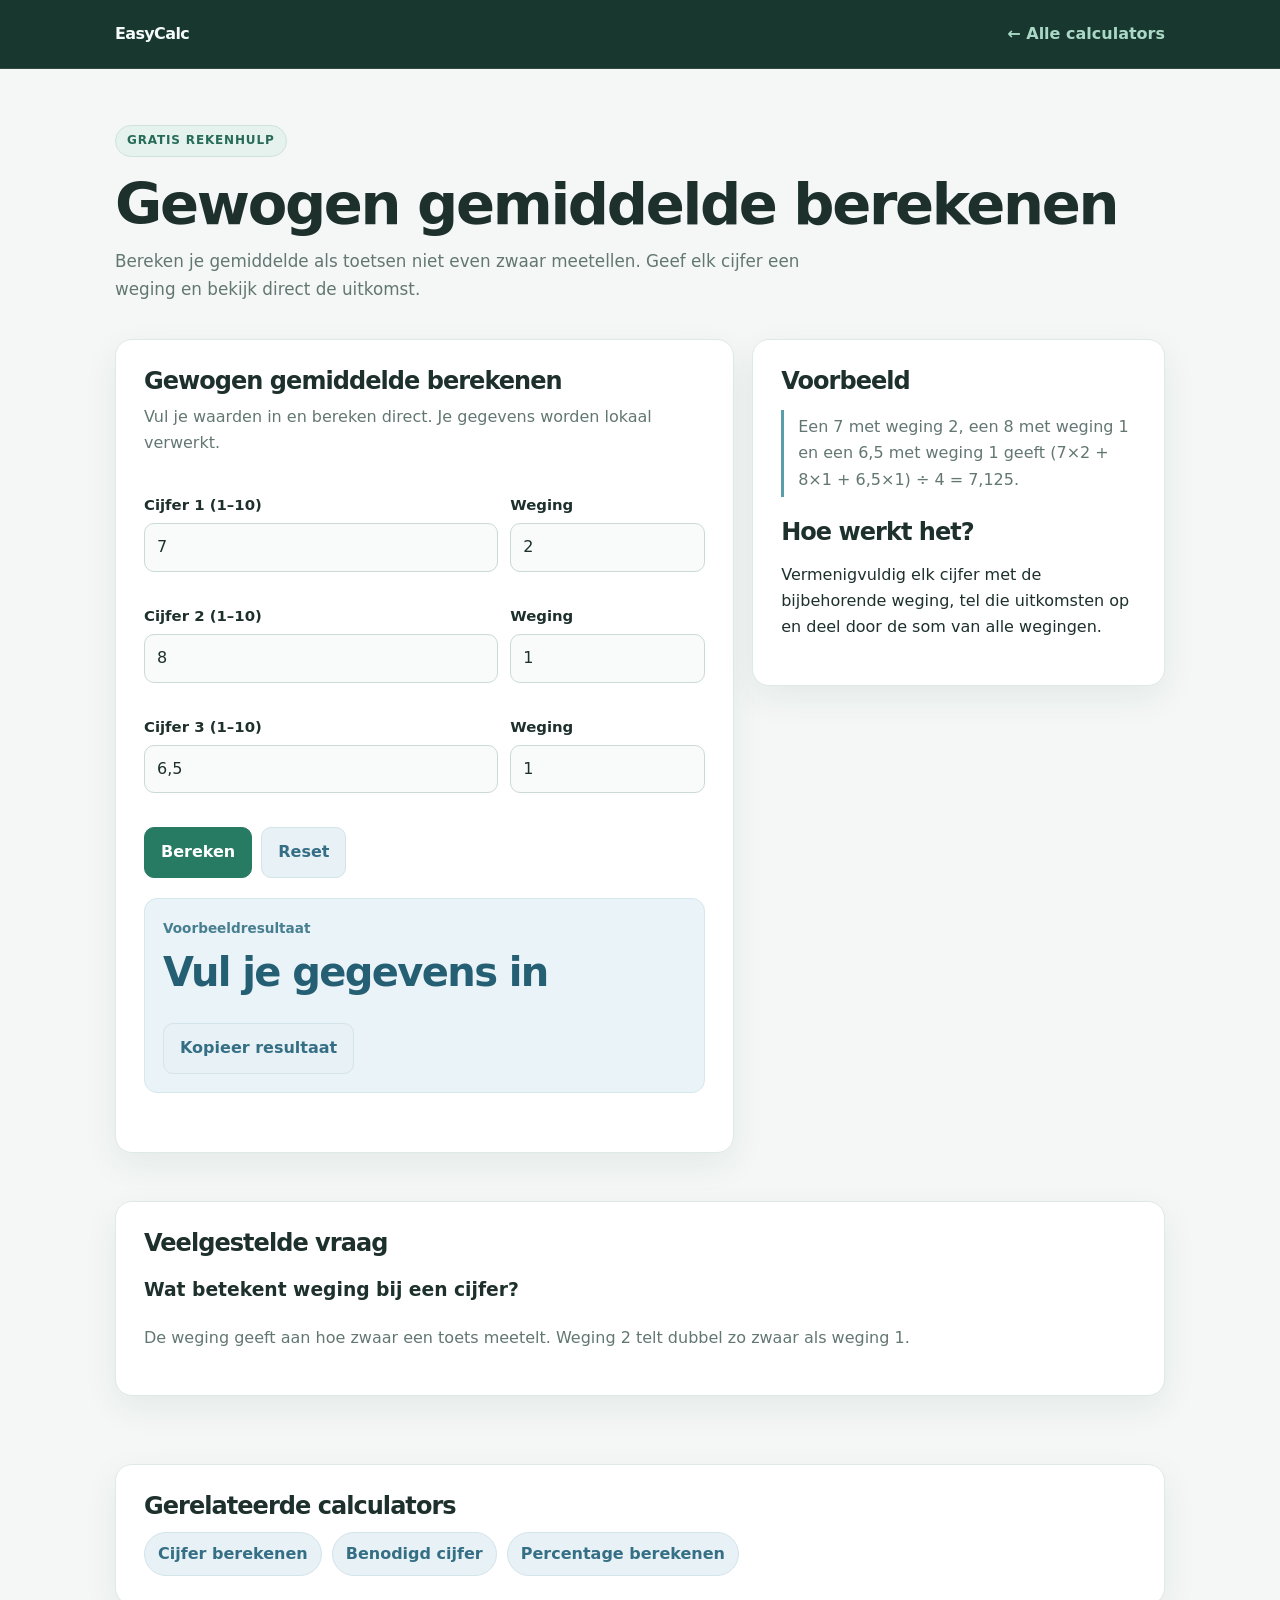
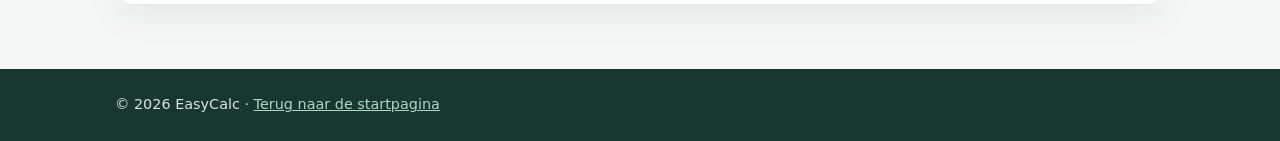
<file: gewogen-gemiddelde.html>
<!doctype html>
<html lang="nl">
<head>
<meta charset="utf-8"><meta name="viewport" content="width=device-width, initial-scale=1">
<title>Gewogen gemiddelde berekenen | EasyCalc</title><meta name="description" content="Bereken eenvoudig een gewogen gemiddelde met cijfers en wegingsfactoren. Gratis schoolcalculator met formule, voorbeeld, reset en kopieerfunctie."><meta name="robots" content="index,follow">
<link rel="canonical" href="https://justnewmaestropyjs.github.io/Easycalc/gewogen-gemiddelde.html"><meta name="theme-color" content="#18372f">
<meta property="og:type" content="website"><meta property="og:title" content="Gewogen gemiddelde berekenen | EasyCalc"><meta property="og:description" content="Bereken eenvoudig een gewogen gemiddelde met cijfers en wegingsfactoren. Gratis schoolcalculator met formule, voorbeeld, reset en kopieerfunctie."><meta property="og:url" content="https://justnewmaestropyjs.github.io/Easycalc/gewogen-gemiddelde.html">
<script type="application/ld+json">{"@context":"https://schema.org","@type":"WebApplication","name":"Gewogen gemiddelde berekenen - EasyCalc","url":"https://justnewmaestropyjs.github.io/Easycalc/gewogen-gemiddelde.html","applicationCategory":"UtilitiesApplication","operatingSystem":"Any","offers":{"@type":"Offer","price":"0","priceCurrency":"EUR"},"description":"Bereken eenvoudig een gewogen gemiddelde met cijfers en wegingsfactoren. Gratis schoolcalculator met formule, voorbeeld, reset en kopieerfunctie."}</script>
<link rel="stylesheet" href="./calculator-tools.css"><script src="./calculator-tools.js" defer></script>
</head>
<body data-tool="weighted">
<header><nav class="nav wrap" aria-label="Hoofdnavigatie"><a class="logo" href="./">EasyCalc</a><a class="back" href="./">← Alle calculators</a></nav></header>
<main><section class="hero wrap"><span class="eyebrow">Gratis rekenhulp</span><h1>Gewogen gemiddelde berekenen</h1><p>Bereken je gemiddelde als toetsen niet even zwaar meetellen. Geef elk cijfer een weging en bekijk direct de uitkomst.</p></section>
<div class="wrap layout"><section class="panel" aria-labelledby="tool-title"><h2 id="tool-title">Gewogen gemiddelde berekenen</h2><p class="sub">Vul je waarden in en bereken direct. Je gegevens worden lokaal verwerkt.</p>
<form id="tool-form" novalidate><div class="grade-row"><div class="field"><label for="g1" >Cijfer 1 (1–10)</label><input id="g1" class="grade-input" type="text" inputmode="decimal" value="7" required></div><div class="field"><label for="w1">Weging</label><input id="w1" class="weight-input" type="text" inputmode="decimal" value="2" required></div></div><div class="grade-row"><div class="field"><label for="g2">Cijfer 2 (1–10)</label><input id="g2" class="grade-input" type="text" inputmode="decimal" value="8" required></div><div class="field"><label for="w2">Weging</label><input id="w2" class="weight-input" type="text" inputmode="decimal" value="1" required></div></div><div class="grade-row"><div class="field"><label for="g3">Cijfer 3 (1–10)</label><input id="g3" class="grade-input" type="text" inputmode="decimal" value="6,5" required></div><div class="field"><label for="w3">Weging</label><input id="w3" class="weight-input" type="text" inputmode="decimal" value="1" required></div></div><div class="actions"><button class="btn" id="calculate" type="button">Bereken</button><button class="btn secondary" id="reset" type="button">Reset</button></div></form>
<div class="result" aria-live="polite" aria-atomic="true"><div class="result-label" id="result-label">Voorbeeldresultaat</div><div class="result-main" id="result-main">Vul je gegevens in</div><p class="result-detail" id="result-detail"></p><div class="actions"><button class="btn secondary" id="copy" type="button">Kopieer resultaat</button><span class="result-detail" id="copy-status" role="status"></span></div></div><p class="status" id="error" role="alert"></p>
</section><aside class="panel"><h2>Voorbeeld</h2><p class="example">Een 7 met weging 2, een 8 met weging 1 en een 6,5 met weging 1 geeft (7×2 + 8×1 + 6,5×1) ÷ 4 = 7,125.</p><h2 style="margin-top:22px">Hoe werkt het?</h2><p>Vermenigvuldig elk cijfer met de bijbehorende weging, tel die uitkomsten op en deel door de som van alle wegingen.</p></aside></div>
<section class="content wrap"><article class="panel"><h2>Veelgestelde vraag</h2><h3>Wat betekent weging bij een cijfer?</h3><p>De weging geeft aan hoe zwaar een toets meetelt. Weging 2 telt dubbel zo zwaar als weging 1.</p></article></section>
<section class="content wrap related-tools" aria-labelledby="related-tools-title">
  <article class="panel">
    <h2 id="related-tools-title">Gerelateerde calculators</h2>
    <nav class="related-links" aria-label="Gerelateerde calculators">
    <a href="./cijfer-berekenen.html">Cijfer berekenen</a>
    <a href="./benodigd-cijfer.html">Benodigd cijfer</a>
    <a href="./percentage-berekenen.html">Percentage berekenen</a>
    </nav>
  </article>
</section>
</main>
<footer><div class="wrap">© 2026 EasyCalc · <a href="./">Terug naar de startpagina</a></div></footer></body></html>
</file>
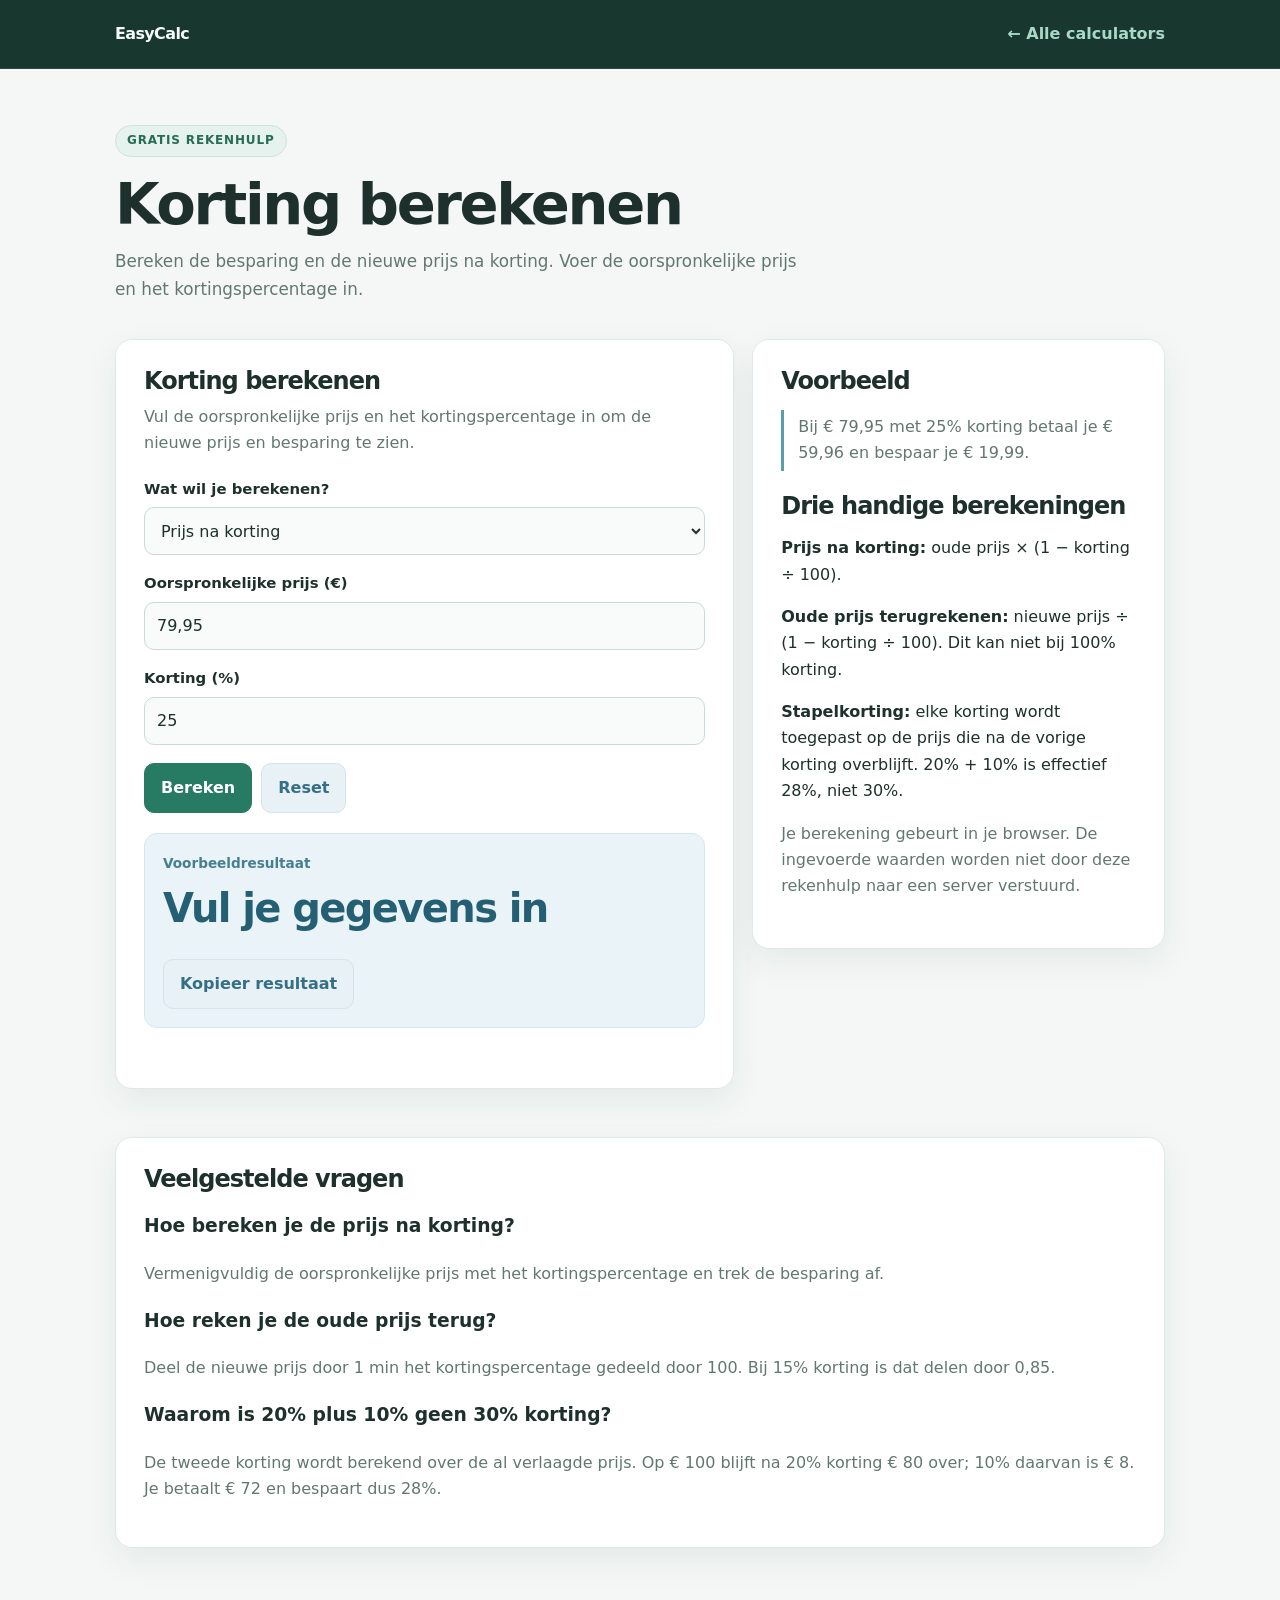
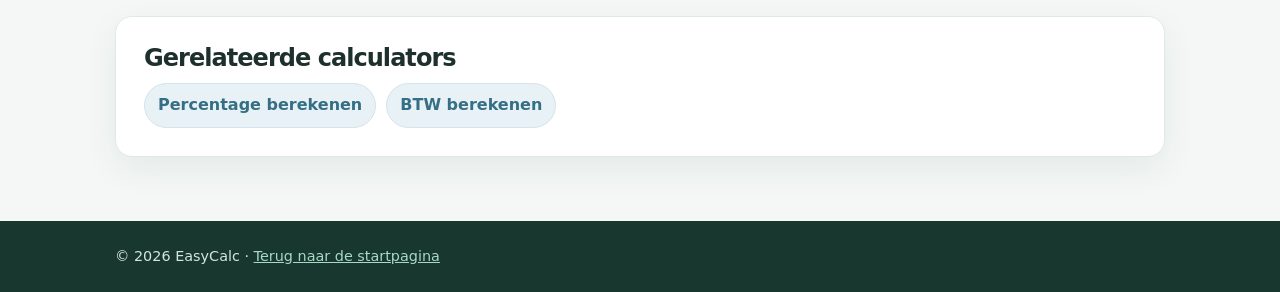
<file: korting-berekenen.html>
<!doctype html>
<html lang="nl">
<head>
<meta charset="utf-8">
<meta name="viewport" content="width=device-width, initial-scale=1">
<title>Korting berekenen: nieuwe prijs, oude prijs en stapelkorting | EasyCalc</title>
<meta name="description" content="Bereken de prijs na korting, reken de oude prijs terug of bereken stapelkorting. Bekijk je besparing en de effectieve korting.">
<meta name="robots" content="index,follow">
<link rel="canonical" href="https://justnewmaestropyjs.github.io/Easycalc/korting-berekenen.html">
<meta name="theme-color" content="#18372f">
<meta property="og:type" content="website">
<meta property="og:title" content="Korting berekenen | EasyCalc">
<meta property="og:description" content="Bereken de prijs na korting, reken de oude prijs terug of bereken stapelkorting. Bekijk je besparing en de effectieve korting.">
<meta property="og:url" content="https://justnewmaestropyjs.github.io/Easycalc/korting-berekenen.html">
<script type="application/ld+json">
{"@context":"https://schema.org","@type":"WebApplication","name":"Korting berekenen - EasyCalc","url":"https://justnewmaestropyjs.github.io/Easycalc/korting-berekenen.html","applicationCategory":"UtilitiesApplication","operatingSystem":"Any","offers":{"@type":"Offer","price":"0","priceCurrency":"EUR"},"description":"Bereken de prijs na korting, reken de oude prijs terug of bereken stapelkorting. Bekijk je besparing en de effectieve korting."}
</script>
<link rel="stylesheet" href="./calculator-tools.css">
<script src="./calculator-tools.js" defer></script>
</head>
<body data-tool="discount">
<header><nav class="nav wrap" aria-label="Hoofdnavigatie"><a class="logo" href="./">EasyCalc</a><a class="back" href="./">← Alle calculators</a></nav></header>
<main>
<section class="hero wrap"><span class="eyebrow">Gratis rekenhulp</span><h1>Korting berekenen</h1><p>Bereken de besparing en de nieuwe prijs na korting. Voer de oorspronkelijke prijs en het kortingspercentage in.</p></section>
<div class="wrap layout">
<section class="panel" aria-labelledby="tool-title">
<h2 id="tool-title">Korting berekenen</h2><p class="sub">Kies de berekening die past bij je aanbieding. Gebruik een komma of punt als decimaalteken.</p>
<form id="tool-form" novalidate>
<div class="field"><label for="discount-mode">Wat wil je berekenen?</label><select id="discount-mode" name="discount-mode"><option value="normal" selected>Prijs na korting</option><option value="reverse">Oorspronkelijke prijs terugrekenen</option><option value="stacked">Stapelkorting berekenen</option></select></div>
<div class="field"><label id="amount-label" for="amount">Oorspronkelijke prijs (€)</label><input id="amount" name="amount" type="text" inputmode="decimal" autocomplete="off" value="79,95" placeholder="Bijv. 79,95" required></div>
<div class="field"><label id="rate-label" for="rate">Korting (%)</label><input id="rate" name="rate" type="text" inputmode="decimal" autocomplete="off" value="25" placeholder="Bijv. 25" required></div>
<div class="field" id="rate2-field" hidden><label for="rate2">Tweede korting (%)</label><input id="rate2" name="rate2" type="text" inputmode="decimal" autocomplete="off" value="10" placeholder="Bijv. 10"></div>
<div class="actions"><button class="btn" id="calculate" type="button">Bereken</button><button class="btn secondary" id="reset" type="button">Reset</button></div>
</form>
<div class="result" aria-live="polite" aria-atomic="true"><div class="result-label" id="result-label">Voorbeeldresultaat</div><div class="result-main" id="result-main">Vul je gegevens in</div><p class="result-detail" id="result-detail"></p><div class="actions"><button class="btn secondary" id="copy" type="button">Kopieer resultaat</button><span class="result-detail" id="copy-status" role="status"></span></div></div>
<p class="status" id="error" role="alert"></p>
</section>
<aside class="panel"><h2>Voorbeeld</h2><p class="example">Bij € 79,95 met 25% korting betaal je € 59,96 en bespaar je € 19,99.</p><h2 style="margin-top:22px">Drie handige berekeningen</h2><p><strong>Prijs na korting:</strong> oude prijs × (1 − korting ÷ 100).</p><p><strong>Oude prijs terugrekenen:</strong> nieuwe prijs ÷ (1 − korting ÷ 100). Dit kan niet bij 100% korting.</p><p><strong>Stapelkorting:</strong> elke korting wordt toegepast op de prijs die na de vorige korting overblijft. 20% + 10% is effectief 28%, niet 30%.</p><p class="sub">Je berekening gebeurt in je browser. De ingevoerde waarden worden niet door deze rekenhulp naar een server verstuurd.</p></aside>
</div>
<section class="content wrap"><article class="panel"><h2>Veelgestelde vragen</h2><h3>Hoe bereken je de prijs na korting?</h3><p>Vermenigvuldig de oorspronkelijke prijs met het kortingspercentage en trek de besparing af.</p><h3>Hoe reken je de oude prijs terug?</h3><p>Deel de nieuwe prijs door 1 min het kortingspercentage gedeeld door 100. Bij 15% korting is dat delen door 0,85.</p><h3>Waarom is 20% plus 10% geen 30% korting?</h3><p>De tweede korting wordt berekend over de al verlaagde prijs. Op € 100 blijft na 20% korting € 80 over; 10% daarvan is € 8. Je betaalt € 72 en bespaart dus 28%.</p></article></section>

<section class="content wrap related-tools" aria-labelledby="related-tools-title">
  <article class="panel">
    <h2 id="related-tools-title">Gerelateerde calculators</h2>
    <nav class="related-links" aria-label="Gerelateerde calculators">
    <a href="./percentage-berekenen.html">Percentage berekenen</a>
    <a href="./btw-berekenen.html">BTW berekenen</a>
        </nav>
  </article>
</section>
</main>
<footer><div class="wrap">© 2026 EasyCalc · <a href="./">Terug naar de startpagina</a></div></footer>
</body></html>
</file>
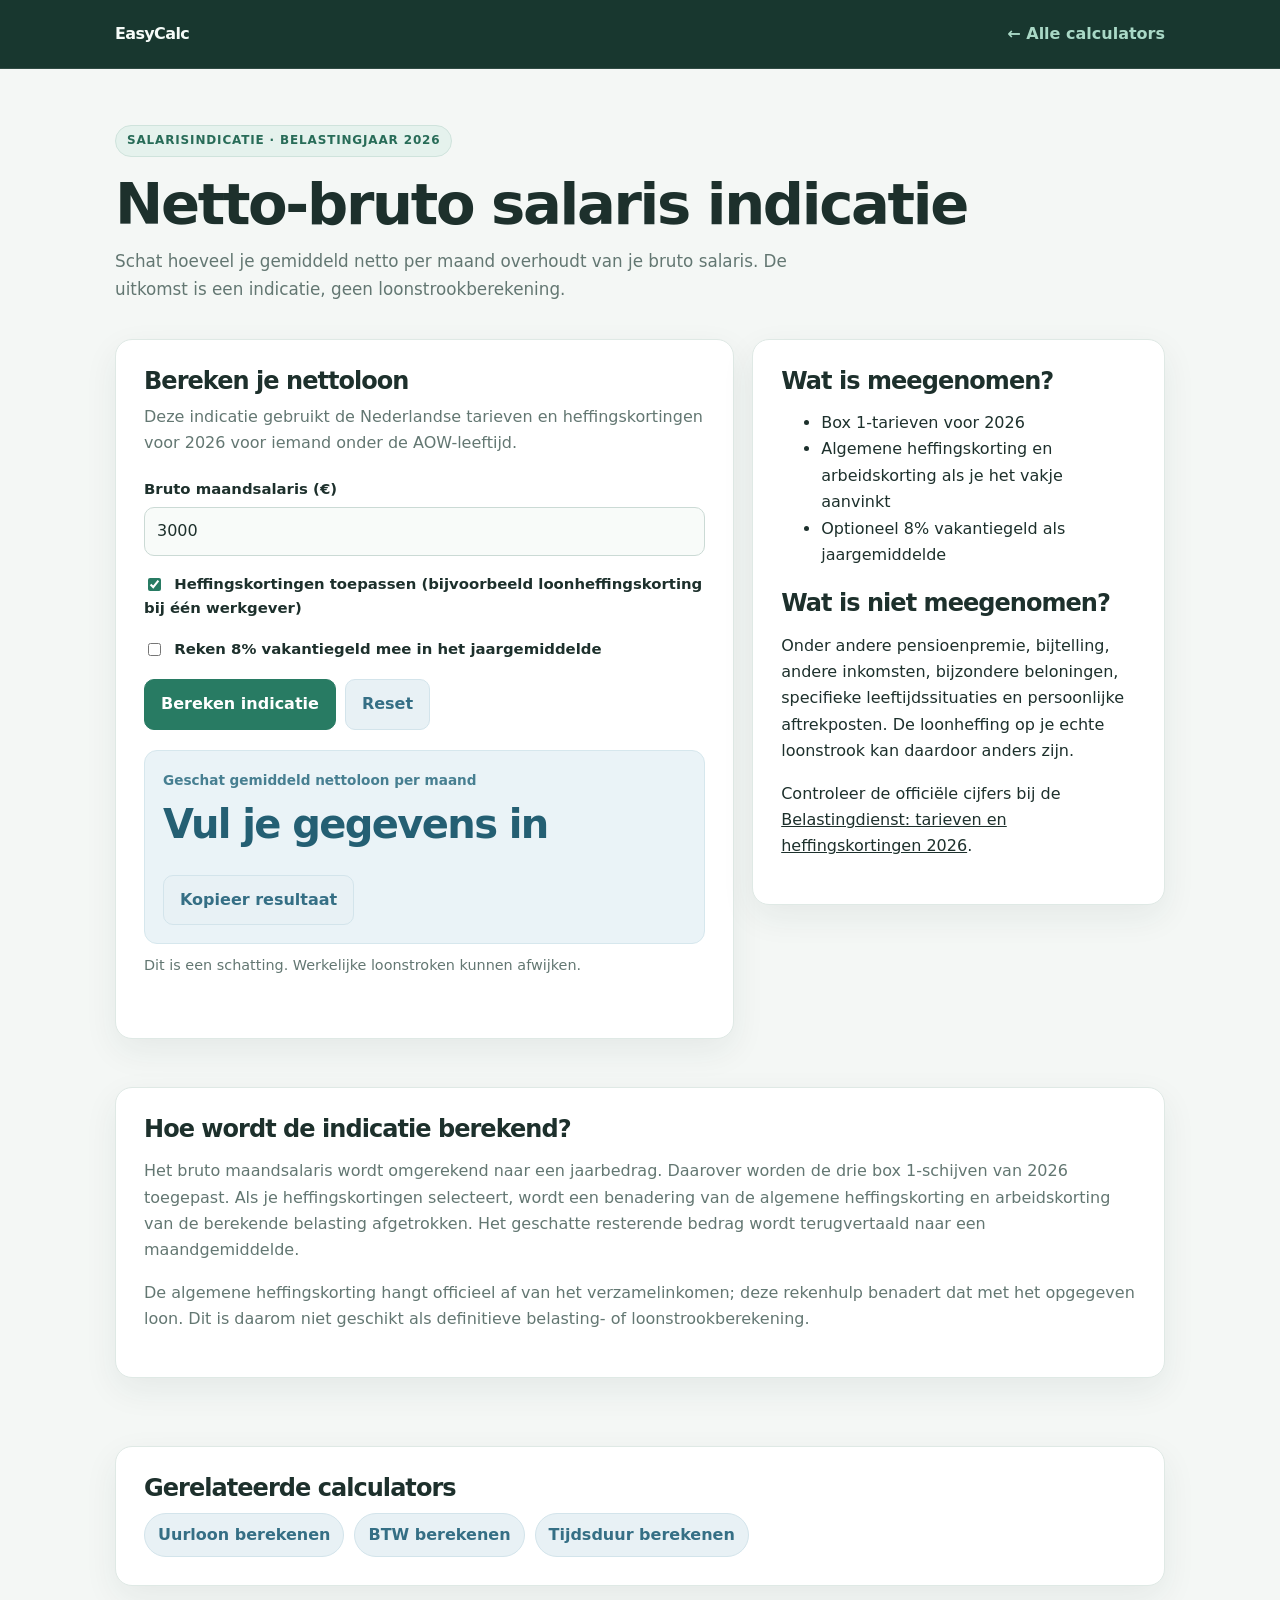
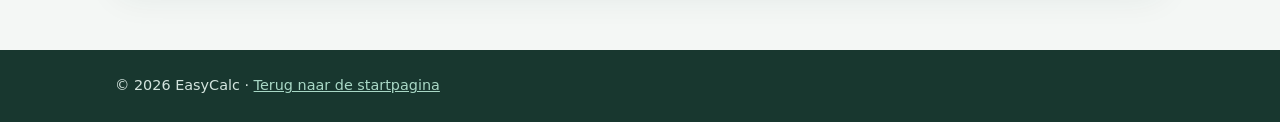
<file: netto-bruto-indicatie.html>
<!doctype html>
<html lang="nl">
<head>
<meta charset="utf-8"><meta name="viewport" content="width=device-width, initial-scale=1">
<title>Netto-bruto salaris indicatie 2026 | EasyCalc</title>
<meta name="description" content="Schat je nettoloon op basis van je bruto maandsalaris met Nederlandse belastingtarieven en heffingskortingen voor 2026. Inclusief uitleg en duidelijke beperkingen.">
<meta name="robots" content="index,follow">
<link rel="canonical" href="https://justnewmaestropyjs.github.io/Easycalc/netto-bruto-indicatie.html"><meta name="theme-color" content="#18372f">
<meta property="og:type" content="website"><meta property="og:title" content="Netto-bruto salaris indicatie 2026 | EasyCalc"><meta property="og:description" content="Indicatieve berekening van bruto naar netto salaris op basis van Nederlandse tarieven voor 2026."><meta property="og:url" content="https://justnewmaestropyjs.github.io/Easycalc/netto-bruto-indicatie.html">
<script type="application/ld+json">{"@context":"https://schema.org","@type":"WebApplication","name":"Netto-bruto salaris indicatie 2026 - EasyCalc","url":"https://justnewmaestropyjs.github.io/Easycalc/netto-bruto-indicatie.html","applicationCategory":"FinanceApplication","operatingSystem":"Any","offers":{"@type":"Offer","price":"0","priceCurrency":"EUR"},"description":"Indicatieve bruto-netto salarisberekening op basis van Nederlandse belastingtarieven en heffingskortingen voor 2026."}</script>
<link rel="stylesheet" href="./calculator-tools.css"><script src="./calculator-tools.js" defer></script>
</head>
<body data-tool="net">
<header><nav class="nav wrap" aria-label="Hoofdnavigatie"><a class="logo" href="./">EasyCalc</a><a class="back" href="./">← Alle calculators</a></nav></header>
<main>
<section class="hero wrap"><span class="eyebrow">Salarisindicatie · belastingjaar 2026</span><h1>Netto-bruto salaris indicatie</h1><p>Schat hoeveel je gemiddeld netto per maand overhoudt van je bruto salaris. De uitkomst is een indicatie, geen loonstrookberekening.</p></section>
<div class="wrap layout">
<section class="panel" aria-labelledby="tool-title"><h2 id="tool-title">Bereken je nettoloon</h2><p class="sub">Deze indicatie gebruikt de Nederlandse tarieven en heffingskortingen voor 2026 voor iemand onder de AOW-leeftijd.</p>
<form id="tool-form" novalidate>
<div class="field"><label for="salary">Bruto maandsalaris (€)</label><input id="salary" name="salary" type="text" inputmode="decimal" autocomplete="off" value="3000" placeholder="Bijv. 3000,00" required></div>
<div class="field"><label><input id="credits" type="checkbox" checked> Heffingskortingen toepassen (bijvoorbeeld loonheffingskorting bij één werkgever)</label></div>
<div class="field"><label><input id="holiday" type="checkbox"> Reken 8% vakantiegeld mee in het jaargemiddelde</label></div>
<div class="actions"><button class="btn" id="calculate" type="button">Bereken indicatie</button><button class="btn secondary" id="reset" type="button">Reset</button></div>
</form>
<div class="result" aria-live="polite" aria-atomic="true"><div class="result-label" id="result-label">Geschat gemiddeld nettoloon per maand</div><div class="result-main" id="result-main">Vul je gegevens in</div><p class="result-detail" id="result-detail"></p><div class="actions"><button class="btn secondary" id="copy" type="button">Kopieer resultaat</button><span class="result-detail" id="copy-status" role="status"></span></div></div>
<p class="status" id="estimate-note" role="note">Dit is een schatting. Werkelijke loonstroken kunnen afwijken.</p><p class="status" id="error" role="alert"></p>
</section>
<aside class="panel"><h2>Wat is meegenomen?</h2><ul><li>Box 1-tarieven voor 2026</li><li>Algemene heffingskorting en arbeidskorting als je het vakje aanvinkt</li><li>Optioneel 8% vakantiegeld als jaargemiddelde</li></ul><h2 style="margin-top:22px">Wat is niet meegenomen?</h2><p>Onder andere pensioenpremie, bijtelling, andere inkomsten, bijzondere beloningen, specifieke leeftijdssituaties en persoonlijke aftrekposten. De loonheffing op je echte loonstrook kan daardoor anders zijn.</p><p>Controleer de officiële cijfers bij de <a href="https://www.belastingdienst.nl/wps/wcm/connect/nl/voorlopige-aanslag/content/voorlopige-aanslag-tarieven-en-heffingskortingen">Belastingdienst: tarieven en heffingskortingen 2026</a>.</p></aside>
</div>
<section class="content wrap"><article class="panel"><h2>Hoe wordt de indicatie berekend?</h2><p>Het bruto maandsalaris wordt omgerekend naar een jaarbedrag. Daarover worden de drie box 1-schijven van 2026 toegepast. Als je heffingskortingen selecteert, wordt een benadering van de algemene heffingskorting en arbeidskorting van de berekende belasting afgetrokken. Het geschatte resterende bedrag wordt terugvertaald naar een maandgemiddelde.</p><p>De algemene heffingskorting hangt officieel af van het verzamelinkomen; deze rekenhulp benadert dat met het opgegeven loon. Dit is daarom niet geschikt als definitieve belasting- of loonstrookberekening.</p></article></section>

<section class="content wrap related-tools" aria-labelledby="related-tools-title">
  <article class="panel">
    <h2 id="related-tools-title">Gerelateerde calculators</h2>
    <nav class="related-links" aria-label="Gerelateerde calculators">
    <a href="./uurloon-berekenen.html">Uurloon berekenen</a>
    <a href="./btw-berekenen.html">BTW berekenen</a>
    <a href="./tijd-berekenen.html">Tijdsduur berekenen</a>
    </nav>
  </article>
</section>
</main><footer><div class="wrap">© 2026 EasyCalc · <a href="./">Terug naar de startpagina</a></div></footer>
</body></html>
</file>
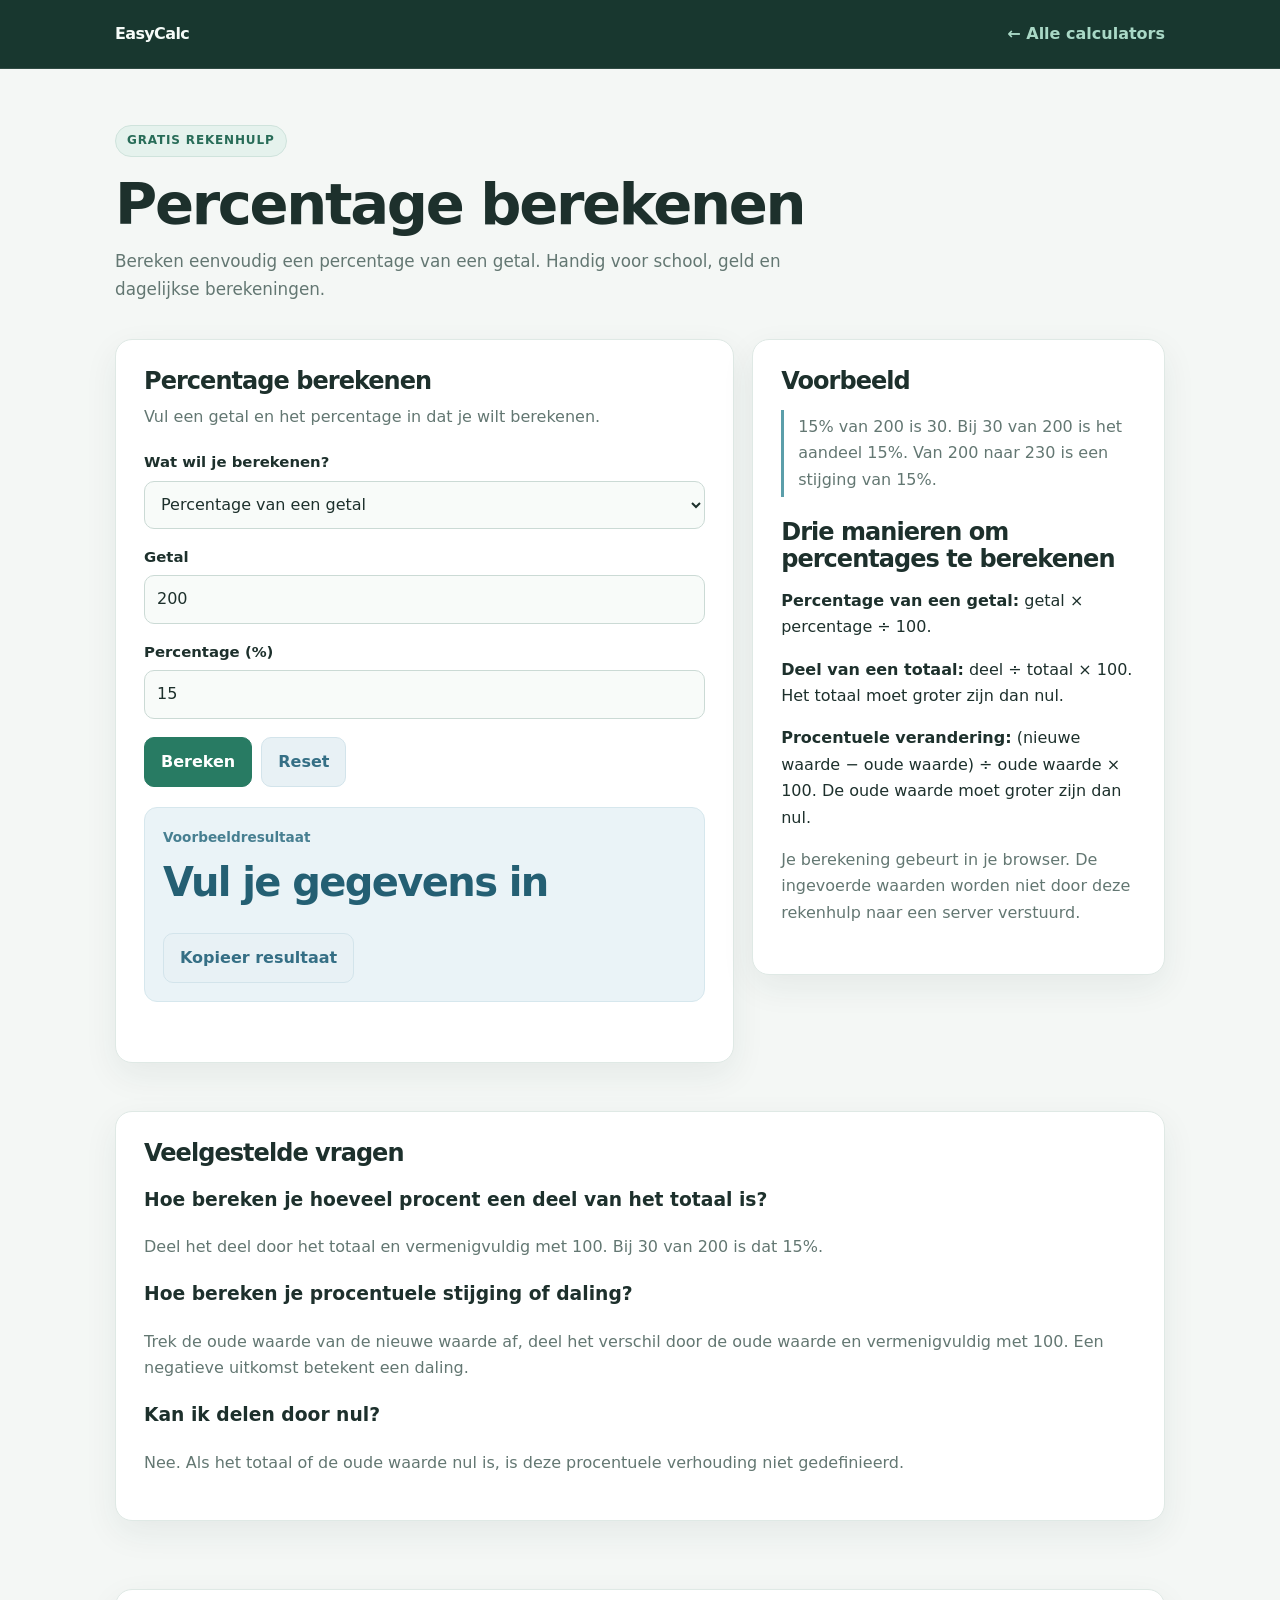
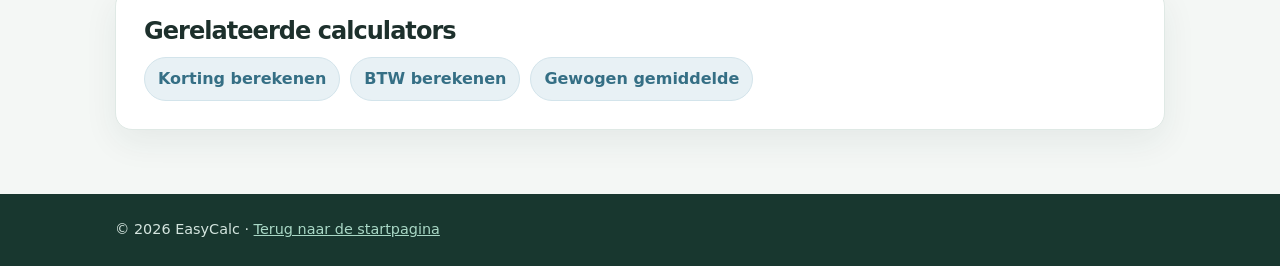
<file: percentage-berekenen.html>
<!doctype html>
<html lang="nl">
<head>
<meta charset="utf-8">
<meta name="viewport" content="width=device-width, initial-scale=1">
<title>Percentage berekenen: deel, verhouding en procentuele verandering | EasyCalc</title>
<meta name="description" content="Bereken een percentage van een getal, hoeveel procent een deel van het totaal is of de procentuele stijging en daling.">
<meta name="robots" content="index,follow">
<link rel="canonical" href="https://justnewmaestropyjs.github.io/Easycalc/percentage-berekenen.html">
<meta name="theme-color" content="#18372f">
<meta property="og:type" content="website">
<meta property="og:title" content="Percentage berekenen | EasyCalc">
<meta property="og:description" content="Bereken een percentage van een getal, hoeveel procent een deel van het totaal is of de procentuele stijging en daling.">
<meta property="og:url" content="https://justnewmaestropyjs.github.io/Easycalc/percentage-berekenen.html">
<script type="application/ld+json">
{"@context":"https://schema.org","@type":"WebApplication","name":"Percentage berekenen - EasyCalc","url":"https://justnewmaestropyjs.github.io/Easycalc/percentage-berekenen.html","applicationCategory":"UtilitiesApplication","operatingSystem":"Any","offers":{"@type":"Offer","price":"0","priceCurrency":"EUR"},"description":"Bereken een percentage van een getal, hoeveel procent een deel van het totaal is of de procentuele stijging en daling."}
</script>
<link rel="stylesheet" href="./calculator-tools.css">
<script src="./calculator-tools.js" defer></script>
</head>
<body data-tool="percentage">
<header><nav class="nav wrap" aria-label="Hoofdnavigatie"><a class="logo" href="./">EasyCalc</a><a class="back" href="./">← Alle calculators</a></nav></header>
<main>
<section class="hero wrap"><span class="eyebrow">Gratis rekenhulp</span><h1>Percentage berekenen</h1><p>Bereken eenvoudig een percentage van een getal. Handig voor school, geld en dagelijkse berekeningen.</p></section>
<div class="wrap layout">
<section class="panel" aria-labelledby="tool-title">
<h2 id="tool-title">Percentage berekenen</h2><p class="sub">Kies de berekening en vul de twee waarden in. Gebruik een komma of punt als decimaalteken.</p>
<form id="tool-form" novalidate>
<div class="field"><label for="percentage-mode">Wat wil je berekenen?</label><select id="percentage-mode" name="percentage-mode"><option value="of" selected>Percentage van een getal</option><option value="share">Hoeveel procent is een deel van het totaal?</option><option value="change">Procentuele stijging of daling</option></select></div>
<div class="field"><label id="amount-label" for="amount">Getal</label><input id="amount" name="amount" type="text" inputmode="decimal" autocomplete="off" value="200" placeholder="Bijv. 200" required></div>
<div class="field"><label id="rate-label" for="rate">Percentage (%)</label><input id="rate" name="rate" type="text" inputmode="decimal" autocomplete="off" value="15" placeholder="Bijv. 15" required></div>
<div class="actions"><button class="btn" id="calculate" type="button">Bereken</button><button class="btn secondary" id="reset" type="button">Reset</button></div>
</form>
<div class="result" aria-live="polite" aria-atomic="true"><div class="result-label" id="result-label">Voorbeeldresultaat</div><div class="result-main" id="result-main">Vul je gegevens in</div><p class="result-detail" id="result-detail"></p><div class="actions"><button class="btn secondary" id="copy" type="button">Kopieer resultaat</button><span class="result-detail" id="copy-status" role="status"></span></div></div>
<p class="status" id="error" role="alert"></p>
</section>
<aside class="panel"><h2>Voorbeeld</h2><p class="example">15% van 200 is 30. Bij 30 van 200 is het aandeel 15%. Van 200 naar 230 is een stijging van 15%.</p><h2 style="margin-top:22px">Drie manieren om percentages te berekenen</h2><p><strong>Percentage van een getal:</strong> getal × percentage ÷ 100.</p><p><strong>Deel van een totaal:</strong> deel ÷ totaal × 100. Het totaal moet groter zijn dan nul.</p><p><strong>Procentuele verandering:</strong> (nieuwe waarde − oude waarde) ÷ oude waarde × 100. De oude waarde moet groter zijn dan nul.</p><p class="sub">Je berekening gebeurt in je browser. De ingevoerde waarden worden niet door deze rekenhulp naar een server verstuurd.</p></aside>
</div>
<section class="content wrap"><article class="panel"><h2>Veelgestelde vragen</h2><h3>Hoe bereken je hoeveel procent een deel van het totaal is?</h3><p>Deel het deel door het totaal en vermenigvuldig met 100. Bij 30 van 200 is dat 15%.</p><h3>Hoe bereken je procentuele stijging of daling?</h3><p>Trek de oude waarde van de nieuwe waarde af, deel het verschil door de oude waarde en vermenigvuldig met 100. Een negatieve uitkomst betekent een daling.</p><h3>Kan ik delen door nul?</h3><p>Nee. Als het totaal of de oude waarde nul is, is deze procentuele verhouding niet gedefinieerd.</p></article></section>

<section class="content wrap related-tools" aria-labelledby="related-tools-title">
  <article class="panel">
    <h2 id="related-tools-title">Gerelateerde calculators</h2>
    <nav class="related-links" aria-label="Gerelateerde calculators">
    <a href="./korting-berekenen.html">Korting berekenen</a>
    <a href="./btw-berekenen.html">BTW berekenen</a>
    <a href="./gewogen-gemiddelde.html">Gewogen gemiddelde</a>
    </nav>
  </article>
</section>
</main>
<footer><div class="wrap">© 2026 EasyCalc · <a href="./">Terug naar de startpagina</a></div></footer>
</body></html>
</file>
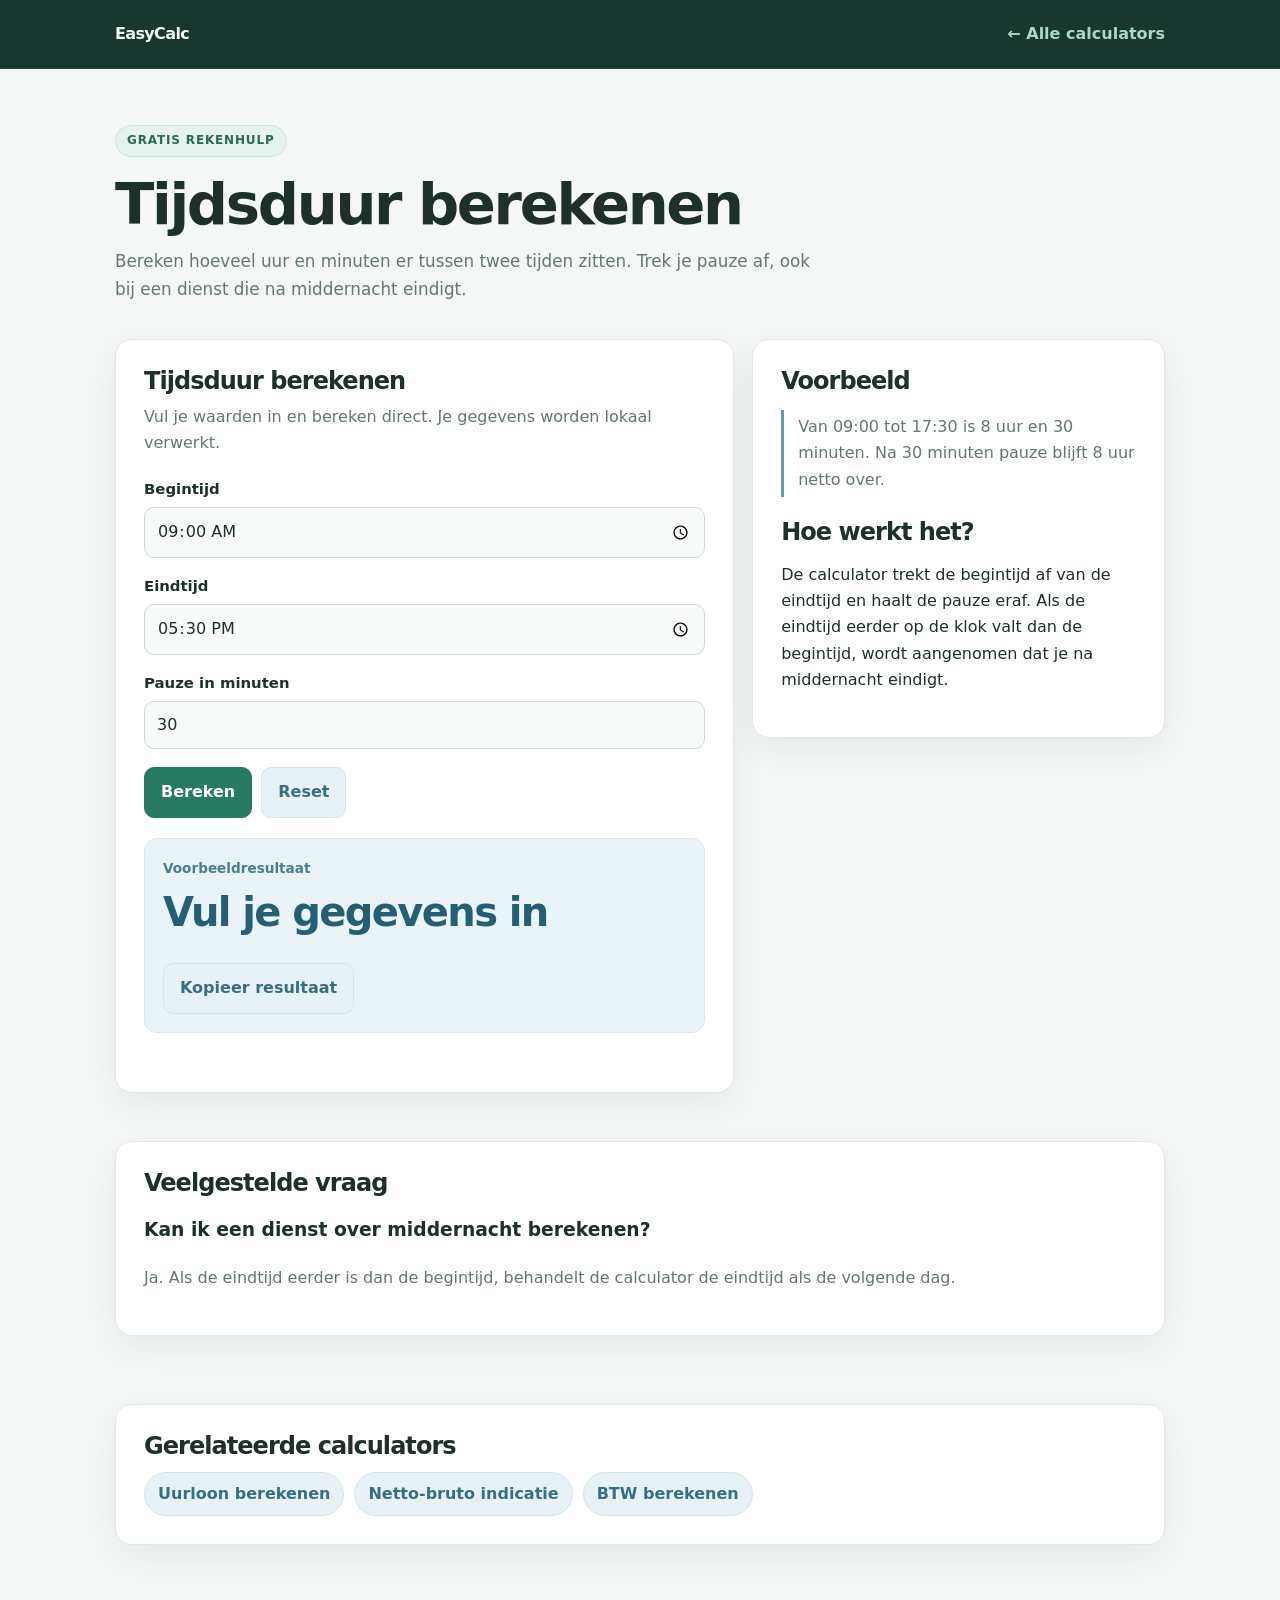
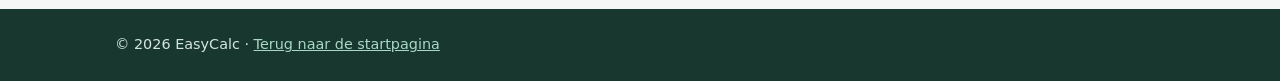
<file: tijd-berekenen.html>
<!doctype html>
<html lang="nl">
<head>
<meta charset="utf-8"><meta name="viewport" content="width=device-width, initial-scale=1">
<title>Tijdsduur berekenen | EasyCalc</title><meta name="description" content="Bereken hoeveel tijd er tussen begin- en eindtijd zit. Trek pauze af en bereken ook diensten die over middernacht lopen."><meta name="robots" content="index,follow">
<link rel="canonical" href="https://justnewmaestropyjs.github.io/Easycalc/tijd-berekenen.html"><meta name="theme-color" content="#18372f">
<meta property="og:type" content="website"><meta property="og:title" content="Tijdsduur berekenen | EasyCalc"><meta property="og:description" content="Bereken hoeveel tijd er tussen begin- en eindtijd zit. Trek pauze af en bereken ook diensten die over middernacht lopen."><meta property="og:url" content="https://justnewmaestropyjs.github.io/Easycalc/tijd-berekenen.html">
<script type="application/ld+json">{"@context":"https://schema.org","@type":"WebApplication","name":"Tijdsduur berekenen - EasyCalc","url":"https://justnewmaestropyjs.github.io/Easycalc/tijd-berekenen.html","applicationCategory":"UtilitiesApplication","operatingSystem":"Any","offers":{"@type":"Offer","price":"0","priceCurrency":"EUR"},"description":"Bereken hoeveel tijd er tussen begin- en eindtijd zit. Trek pauze af en bereken ook diensten die over middernacht lopen."}</script>
<link rel="stylesheet" href="./calculator-tools.css"><script src="./calculator-tools.js" defer></script>
</head>
<body data-tool="time">
<header><nav class="nav wrap" aria-label="Hoofdnavigatie"><a class="logo" href="./">EasyCalc</a><a class="back" href="./">← Alle calculators</a></nav></header>
<main><section class="hero wrap"><span class="eyebrow">Gratis rekenhulp</span><h1>Tijdsduur berekenen</h1><p>Bereken hoeveel uur en minuten er tussen twee tijden zitten. Trek je pauze af, ook bij een dienst die na middernacht eindigt.</p></section>
<div class="wrap layout"><section class="panel" aria-labelledby="tool-title"><h2 id="tool-title">Tijdsduur berekenen</h2><p class="sub">Vul je waarden in en bereken direct. Je gegevens worden lokaal verwerkt.</p>
<form id="tool-form" novalidate><div class="field"><label for="start">Begintijd</label><input id="start" name="start" type="time" value="09:00" required></div><div class="field"><label for="end">Eindtijd</label><input id="end" name="end" type="time" value="17:30" required></div><div class="field"><label for="pause">Pauze in minuten</label><input id="pause" name="pause" type="text" inputmode="decimal" autocomplete="off" value="30" placeholder="Bijv. 30" required></div><div class="actions"><button class="btn" id="calculate" type="button">Bereken</button><button class="btn secondary" id="reset" type="button">Reset</button></div></form>
<div class="result" aria-live="polite" aria-atomic="true"><div class="result-label" id="result-label">Voorbeeldresultaat</div><div class="result-main" id="result-main">Vul je gegevens in</div><p class="result-detail" id="result-detail"></p><div class="actions"><button class="btn secondary" id="copy" type="button">Kopieer resultaat</button><span class="result-detail" id="copy-status" role="status"></span></div></div><p class="status" id="error" role="alert"></p>
</section><aside class="panel"><h2>Voorbeeld</h2><p class="example">Van 09:00 tot 17:30 is 8 uur en 30 minuten. Na 30 minuten pauze blijft 8 uur netto over.</p><h2 style="margin-top:22px">Hoe werkt het?</h2><p>De calculator trekt de begintijd af van de eindtijd en haalt de pauze eraf. Als de eindtijd eerder op de klok valt dan de begintijd, wordt aangenomen dat je na middernacht eindigt.</p></aside></div>
<section class="content wrap"><article class="panel"><h2>Veelgestelde vraag</h2><h3>Kan ik een dienst over middernacht berekenen?</h3><p>Ja. Als de eindtijd eerder is dan de begintijd, behandelt de calculator de eindtijd als de volgende dag.</p></article></section>
<section class="content wrap related-tools" aria-labelledby="related-tools-title">
  <article class="panel">
    <h2 id="related-tools-title">Gerelateerde calculators</h2>
    <nav class="related-links" aria-label="Gerelateerde calculators">
    <a href="./uurloon-berekenen.html">Uurloon berekenen</a>
    <a href="./netto-bruto-indicatie.html">Netto-bruto indicatie</a>
    <a href="./btw-berekenen.html">BTW berekenen</a>
    </nav>
  </article>
</section>
</main>
<footer><div class="wrap">© 2026 EasyCalc · <a href="./">Terug naar de startpagina</a></div></footer></body></html>
</file>
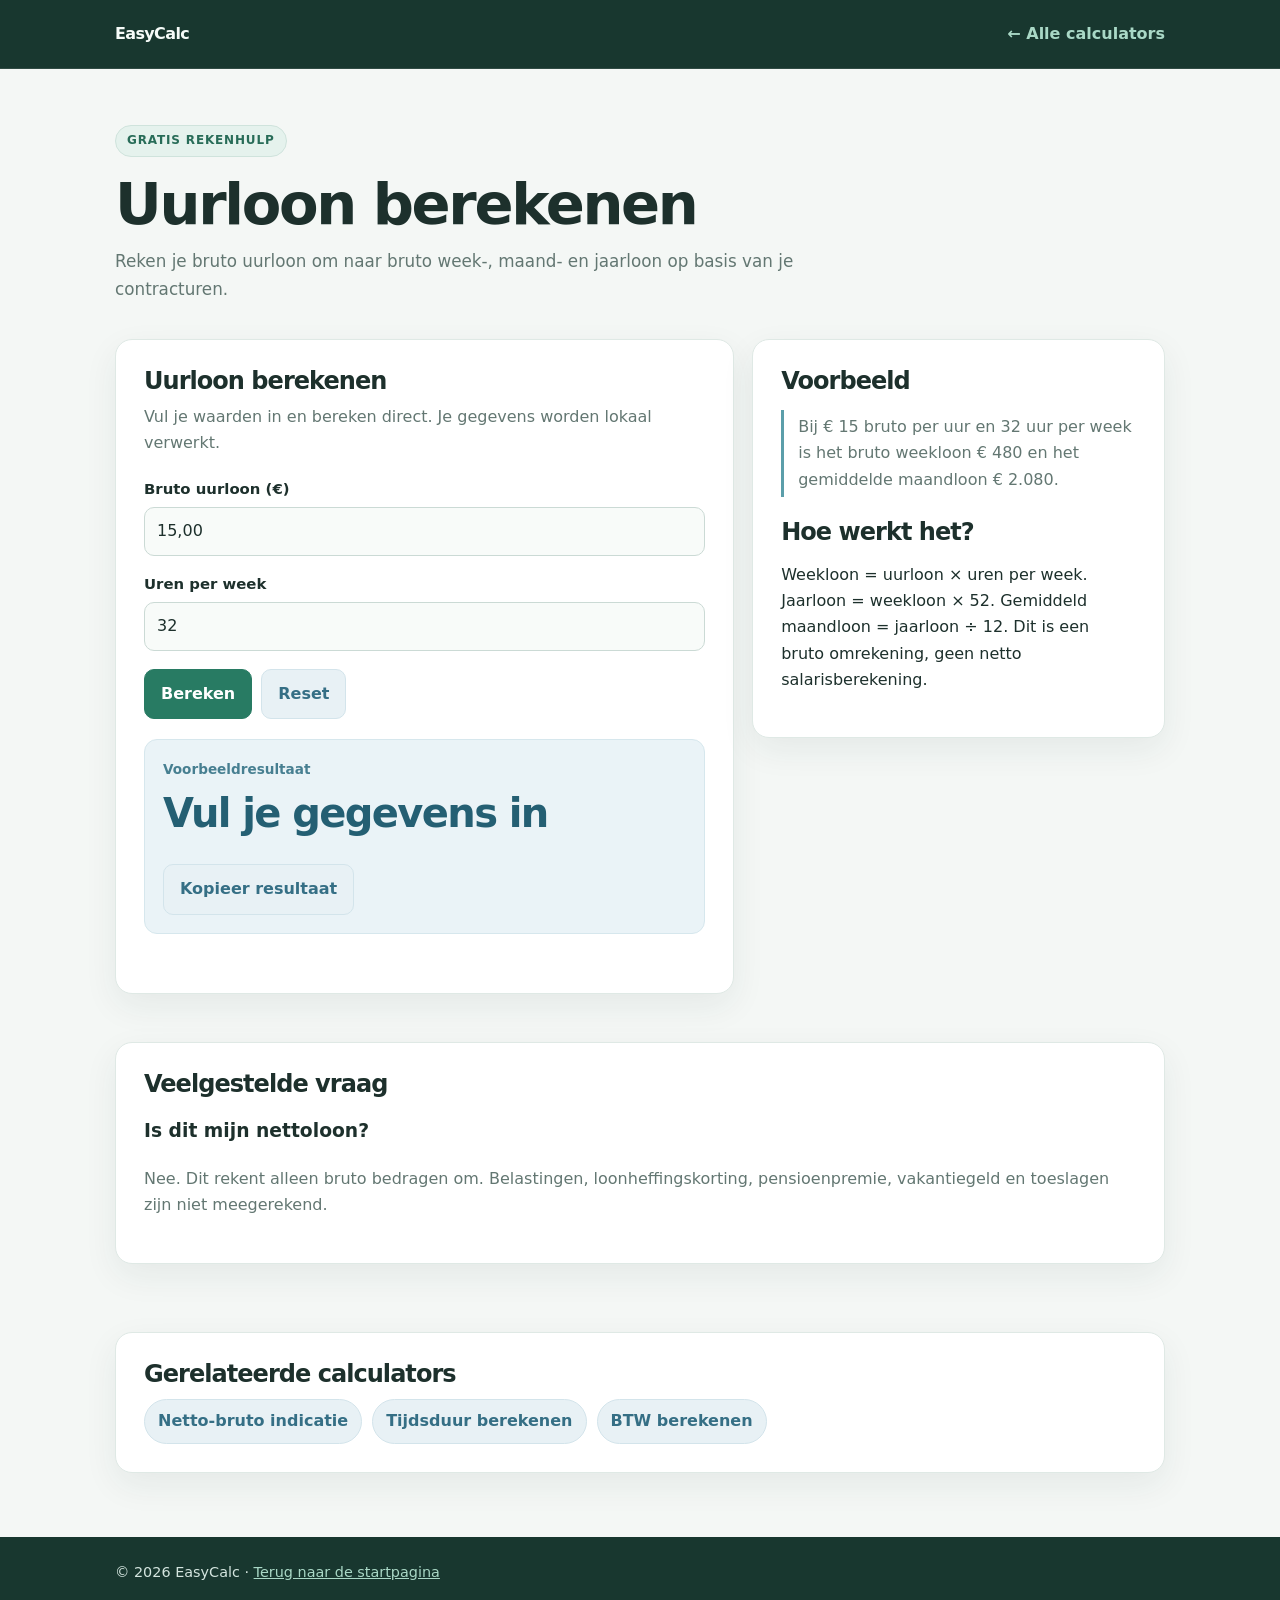
<file: uurloon-berekenen.html>
<!doctype html>
<html lang="nl">
<head>
<meta charset="utf-8"><meta name="viewport" content="width=device-width, initial-scale=1">
<title>Uurloon berekenen | EasyCalc</title><meta name="description" content="Reken je bruto uurloon om naar weekloon, gemiddeld maandloon en jaarloon op basis van je uren per week. Gratis calculator met heldere uitleg."><meta name="robots" content="index,follow">
<link rel="canonical" href="https://justnewmaestropyjs.github.io/Easycalc/uurloon-berekenen.html"><meta name="theme-color" content="#18372f">
<meta property="og:type" content="website"><meta property="og:title" content="Uurloon berekenen | EasyCalc"><meta property="og:description" content="Reken je bruto uurloon om naar weekloon, gemiddeld maandloon en jaarloon op basis van je uren per week. Gratis calculator met heldere uitleg."><meta property="og:url" content="https://justnewmaestropyjs.github.io/Easycalc/uurloon-berekenen.html">
<script type="application/ld+json">{"@context":"https://schema.org","@type":"WebApplication","name":"Uurloon berekenen - EasyCalc","url":"https://justnewmaestropyjs.github.io/Easycalc/uurloon-berekenen.html","applicationCategory":"UtilitiesApplication","operatingSystem":"Any","offers":{"@type":"Offer","price":"0","priceCurrency":"EUR"},"description":"Reken je bruto uurloon om naar weekloon, gemiddeld maandloon en jaarloon op basis van je uren per week. Gratis calculator met heldere uitleg."}</script>
<link rel="stylesheet" href="./calculator-tools.css"><script src="./calculator-tools.js" defer></script>
</head>
<body data-tool="hourly">
<header><nav class="nav wrap" aria-label="Hoofdnavigatie"><a class="logo" href="./">EasyCalc</a><a class="back" href="./">← Alle calculators</a></nav></header>
<main><section class="hero wrap"><span class="eyebrow">Gratis rekenhulp</span><h1>Uurloon berekenen</h1><p>Reken je bruto uurloon om naar bruto week-, maand- en jaarloon op basis van je contracturen.</p></section>
<div class="wrap layout"><section class="panel" aria-labelledby="tool-title"><h2 id="tool-title">Uurloon berekenen</h2><p class="sub">Vul je waarden in en bereken direct. Je gegevens worden lokaal verwerkt.</p>
<form id="tool-form" novalidate><div class="field"><label for="amount">Bruto uurloon (€)</label><input id="amount" name="amount" type="text" inputmode="decimal" autocomplete="off" value="15,00" placeholder="Bijv. 15,00" required></div><div class="field"><label for="hours">Uren per week</label><input id="hours" name="hours" type="text" inputmode="decimal" autocomplete="off" value="32" placeholder="Bijv. 32" required></div><div class="actions"><button class="btn" id="calculate" type="button">Bereken</button><button class="btn secondary" id="reset" type="button">Reset</button></div></form>
<div class="result" aria-live="polite" aria-atomic="true"><div class="result-label" id="result-label">Voorbeeldresultaat</div><div class="result-main" id="result-main">Vul je gegevens in</div><p class="result-detail" id="result-detail"></p><div class="actions"><button class="btn secondary" id="copy" type="button">Kopieer resultaat</button><span class="result-detail" id="copy-status" role="status"></span></div></div><p class="status" id="error" role="alert"></p>
</section><aside class="panel"><h2>Voorbeeld</h2><p class="example">Bij € 15 bruto per uur en 32 uur per week is het bruto weekloon € 480 en het gemiddelde maandloon € 2.080.</p><h2 style="margin-top:22px">Hoe werkt het?</h2><p>Weekloon = uurloon × uren per week. Jaarloon = weekloon × 52. Gemiddeld maandloon = jaarloon ÷ 12. Dit is een bruto omrekening, geen netto salarisberekening.</p></aside></div>
<section class="content wrap"><article class="panel"><h2>Veelgestelde vraag</h2><h3>Is dit mijn nettoloon?</h3><p>Nee. Dit rekent alleen bruto bedragen om. Belastingen, loonheffingskorting, pensioenpremie, vakantiegeld en toeslagen zijn niet meegerekend.</p></article></section>
<section class="content wrap related-tools" aria-labelledby="related-tools-title">
  <article class="panel">
    <h2 id="related-tools-title">Gerelateerde calculators</h2>
    <nav class="related-links" aria-label="Gerelateerde calculators">
    <a href="./netto-bruto-indicatie.html">Netto-bruto indicatie</a>
    <a href="./tijd-berekenen.html">Tijdsduur berekenen</a>
    <a href="./btw-berekenen.html">BTW berekenen</a>
    </nav>
  </article>
</section>
</main>
<footer><div class="wrap">© 2026 EasyCalc · <a href="./">Terug naar de startpagina</a></div></footer></body></html>
</file>
<file: calculator-tools.css>
:root {
  color-scheme: light;
  --ink:#1d302c; --muted:#637772; --line:#dfe9e5; --paper:#ffffff; --bg:#f4f7f5;
  --accent:#287b63; --accent-dark:#1f654f; --soft:#e5f2ed; --blue:#5b9eaa;
  --shadow:0 12px 34px rgba(29,61,51,.07);
}
*{box-sizing:border-box}
html{scroll-behavior:smooth}
body{margin:0;background:var(--bg);color:var(--ink);font:16px/1.65 Inter,ui-sans-serif,system-ui,-apple-system,"Segoe UI",sans-serif}
a{color:inherit}
header{background:#18372f;color:#f5fbf8;border-bottom:1px solid rgba(255,255,255,.1)}
.wrap{width:min(1050px,calc(100% - 32px));margin-inline:auto}
.nav{min-height:68px;display:flex;align-items:center;justify-content:space-between;gap:16px}
.logo{text-decoration:none;font-weight:850;letter-spacing:-.04em}
.back{color:#a9d8c6;font-weight:700;text-decoration:none}
.back:hover{color:#b9d9e5;text-decoration:underline}
.hero{padding:56px 0 25px}
.eyebrow{display:inline-block;border:1px solid #cfe3dc;background:#e5f2ed;color:#286c58;padding:5px 11px;border-radius:99px;font-size:.75rem;font-weight:800;letter-spacing:.07em;text-transform:uppercase}
h1,h2{font-family:Inter,ui-sans-serif,system-ui,sans-serif;font-weight:750;letter-spacing:-.04em;line-height:1.1}
h1{font-size:clamp(2.2rem,6vw,3.6rem);margin:16px 0 12px}
h2{font-size:1.5rem;margin:0 0 10px}
.hero p{max-width:700px;color:var(--muted);margin:0;font-size:1.05rem}
.layout{display:grid;grid-template-columns:minmax(0,1.2fr) minmax(250px,.8fr);gap:18px;align-items:start;padding:10px 0 48px}
.panel{background:var(--paper);border:1px solid var(--line);border-radius:17px;padding:clamp(18px,3vw,28px);box-shadow:var(--shadow)}
.sub{color:var(--muted);margin:0 0 20px}
.field{margin:16px 0}
.grade-row{display:grid;grid-template-columns:minmax(0,1fr) minmax(100px,.55fr);gap:12px;align-items:start}
.field label{display:block;font-weight:750;font-size:.93rem;margin-bottom:6px}
.field input,.field select{display:block;width:100%;min-height:48px;border:1px solid #cbdad5;border-radius:10px;background:#f8fbf9;color:var(--ink);font:inherit;padding:10px 12px}
.field input[type=checkbox]{display:inline-block;width:auto;min-height:0;margin-right:8px;vertical-align:middle;accent-color:var(--accent)}
input:focus-visible,select:focus-visible,button:focus-visible,a:focus-visible{outline:3px solid rgba(91,158,170,.45);outline-offset:3px}
input:-webkit-autofill,input:-webkit-autofill:hover,input:-webkit-autofill:focus{-webkit-text-fill-color:var(--ink);box-shadow:0 0 0 1000px var(--paper) inset;transition:background-color 9999s ease-out 0s;}
input::placeholder{color:#7b8c86;opacity:1}
.actions{display:flex;gap:9px;flex-wrap:wrap;margin-top:18px}
.btn{min-height:46px;padding:11px 16px;border-radius:10px;border:1px solid var(--accent);background:var(--accent);color:#fff;font:inherit;font-weight:800;cursor:pointer;transition:background .18s,border-color .18s,transform .18s}
.btn:hover{background:var(--accent-dark);border-color:var(--accent-dark);transform:translateY(-1px)}
.btn.secondary{background:#e8f1f5;color:#356f85;border-color:#d3e4eb}
.btn.secondary:hover{background:#dcebf1;border-color:#b9d5e1}
.result{margin-top:20px;padding:18px;border-radius:13px;background:#eaf3f7;border:1px solid #d6e7ed;color:#1d3b45}
.result-label{font-size:.85rem;color:#477f91;font-weight:750}
.result-main{font-size:clamp(1.8rem,5vw,2.5rem);font-weight:850;letter-spacing:-.04em;color:#245f73}
.result-detail{color:#405e66;margin:5px 0 0}
.status{font-size:.9rem;color:var(--muted);min-height:1.5em;margin:10px 0 0}
.example{border-left:3px solid var(--blue);padding:4px 0 4px 14px;color:var(--muted)}
.content{padding:0 0 50px}
.content p,.content li{color:var(--muted)}
.content .panel{margin-bottom:14px}
footer{background:#18372f;color:#d4e5df;padding:24px 0;font-size:.9rem}
footer a{color:#a9d8c6}
.related-tools{margin-top:4px}
.related-links{display:flex;flex-wrap:wrap;gap:10px;margin-top:12px}
.related-links a{display:inline-flex;align-items:center;min-height:42px;padding:8px 13px;border:1px solid #d3e4eb;border-radius:999px;background:#e8f1f5;color:#356f85;font-weight:750;text-decoration:none}
.related-links a:hover{border-color:#8ebdca;background:#e0edf2}
.related-links a:focus-visible{outline:3px solid rgba(91,158,170,.45);outline-offset:3px}
@media(max-width:760px){.layout{grid-template-columns:1fr}.hero{padding-top:40px}.layout{padding-top:4px}.panel{border-radius:14px}.nav{min-height:62px}}
@media(max-width:420px){.wrap{width:calc(100% - 22px)}.actions .btn{flex:1 1 auto}.hero{padding-top:32px}}
@media(prefers-color-scheme:dark){
 :root{color-scheme:dark;--ink:#edf5f1;--muted:#a7bbb3;--line:#304640;--paper:#1c2b28;--bg:#111b1a;--accent:#78bca4;--accent-dark:#91ceb8;--soft:#1d443a;--blue:#9bc9dc;--shadow:0 12px 34px rgba(0,0,0,.2)}
 header{background:#0f1d1a;border-bottom-color:var(--line)}
 .back,footer a{color:#a9d8c6}
 .eyebrow{background:#1d443a;color:#a9d8c6;border-color:#365b4e}
 .field input,.field select{background:#172522;color:var(--ink);border-color:#38504a}
 .btn{background:#367f69;border-color:#367f69;color:#fff}
 .btn:hover{background:#286b57;border-color:#286b57}
 .btn.secondary{background:#203b43;color:#a9d4e2;border-color:#355663}
 .btn.secondary:hover{background:#294954}
 .result{background:#20363a;border-color:#35545a;color:#edf5f1}
 .result-label{color:#a9d4e2}
 .result-main{color:#b7dce8}
 .result-detail{color:#c1d3d4}
 .related-links a{background:#203b43;color:#a9d4e2;border-color:#355663}
 .related-links a:hover{background:#294954;border-color:#527d8a}
 footer{background:#0f1d1a;color:#c0d3cc}
}
@media(prefers-reduced-motion:reduce){html{scroll-behavior:auto}*,*::before,*::after{animation:none!important;transition:none!important}}
</file>
